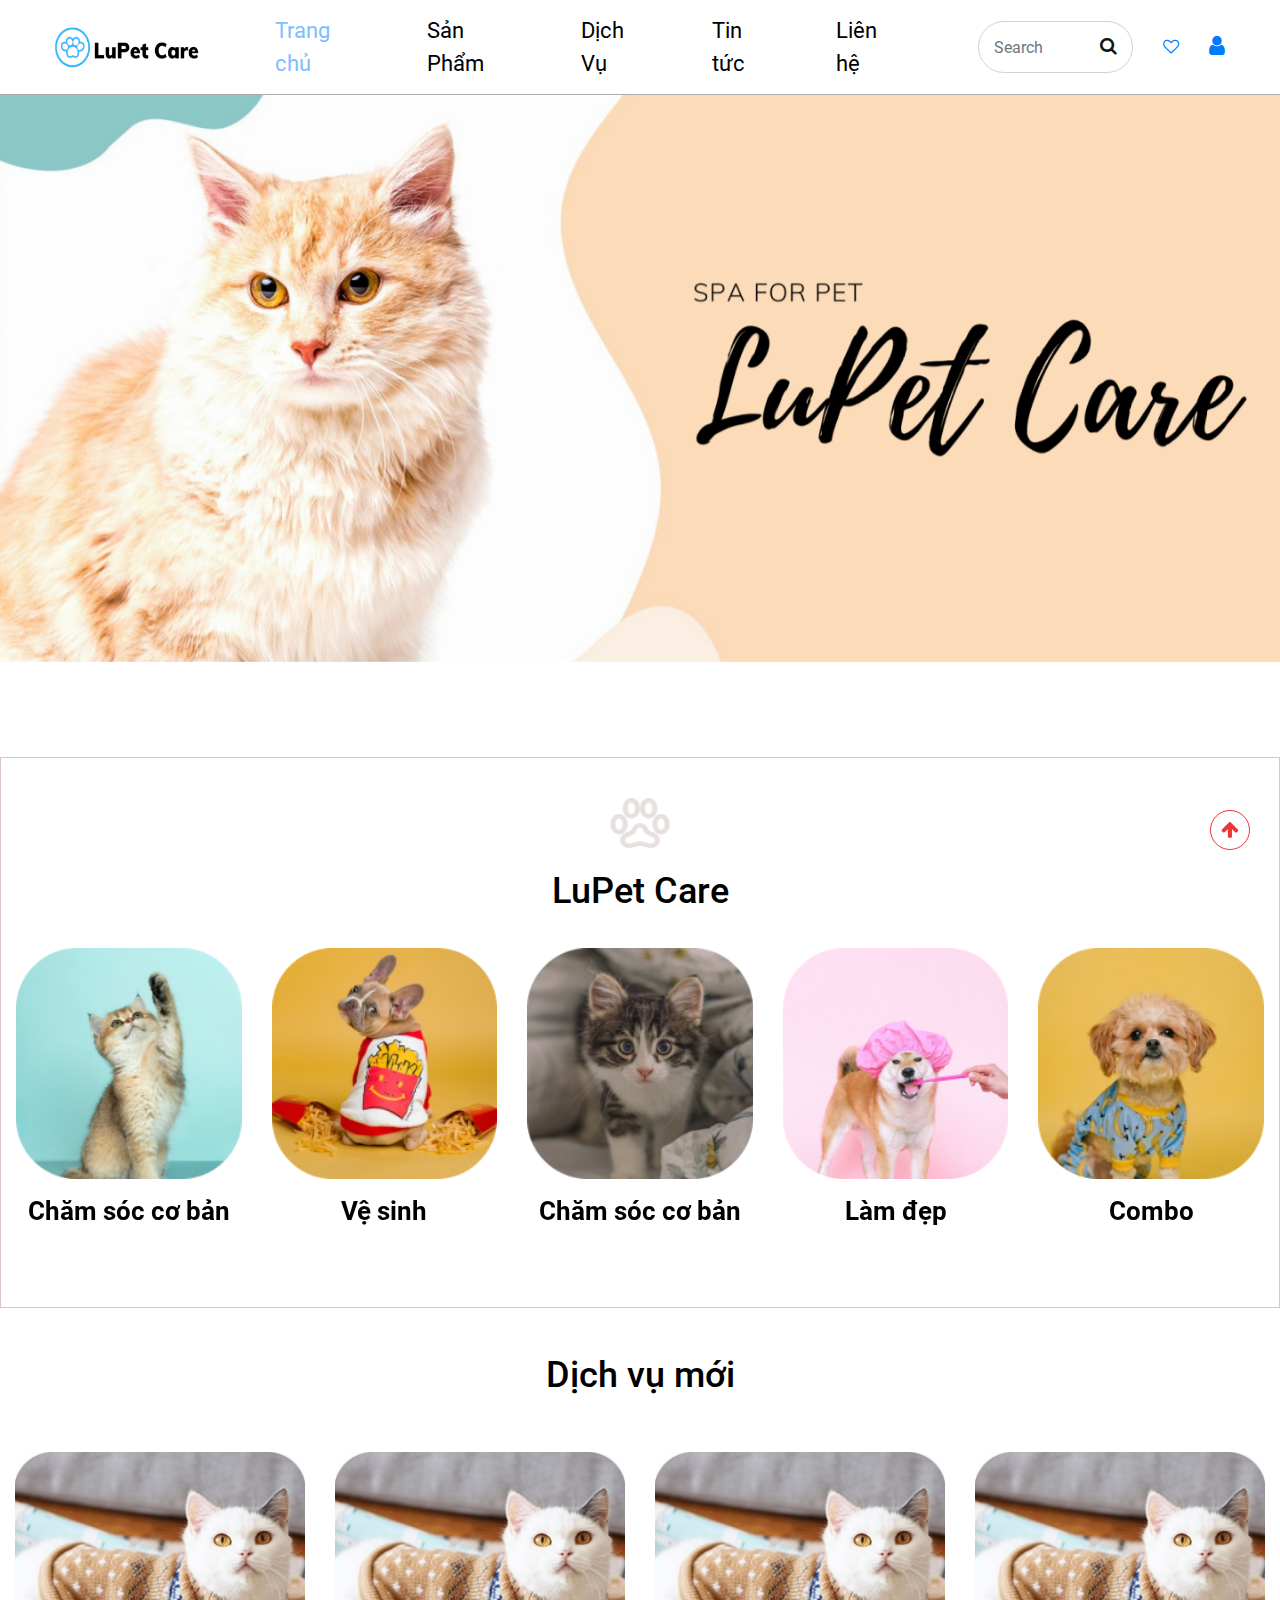
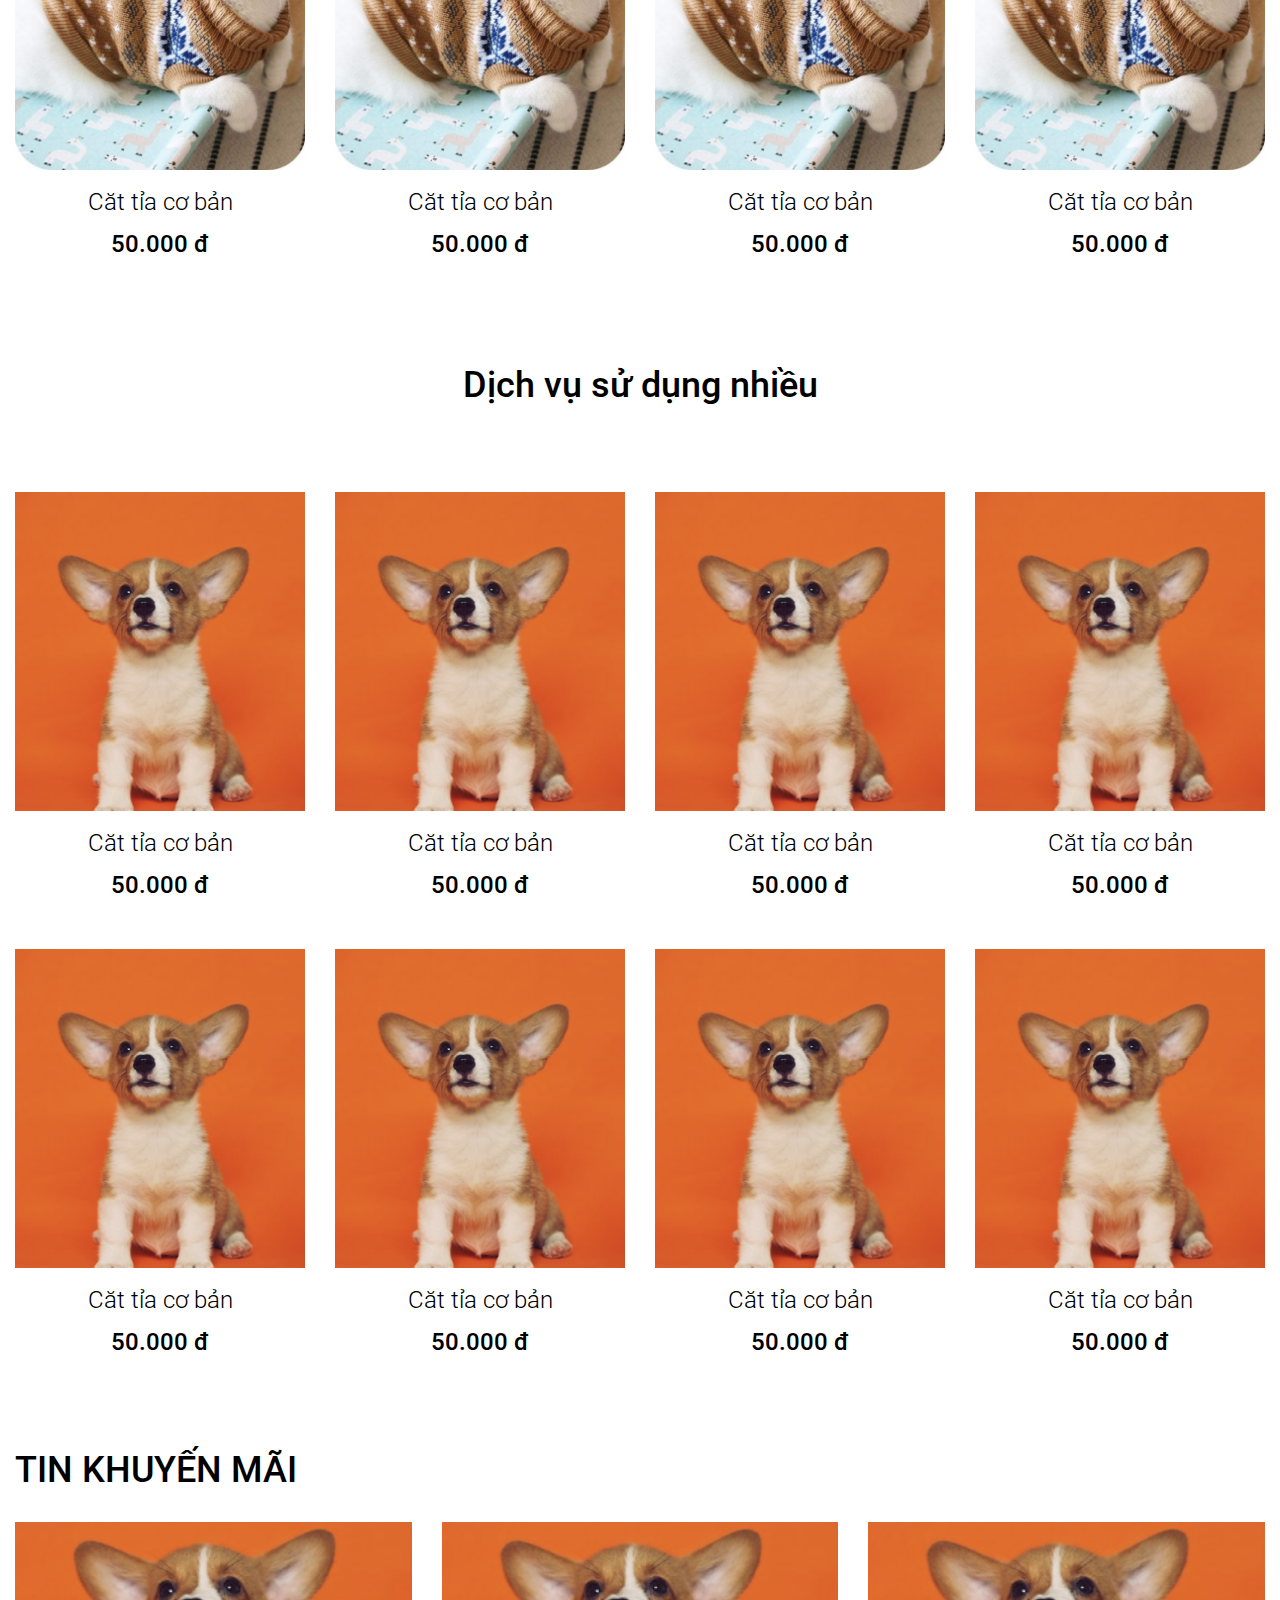
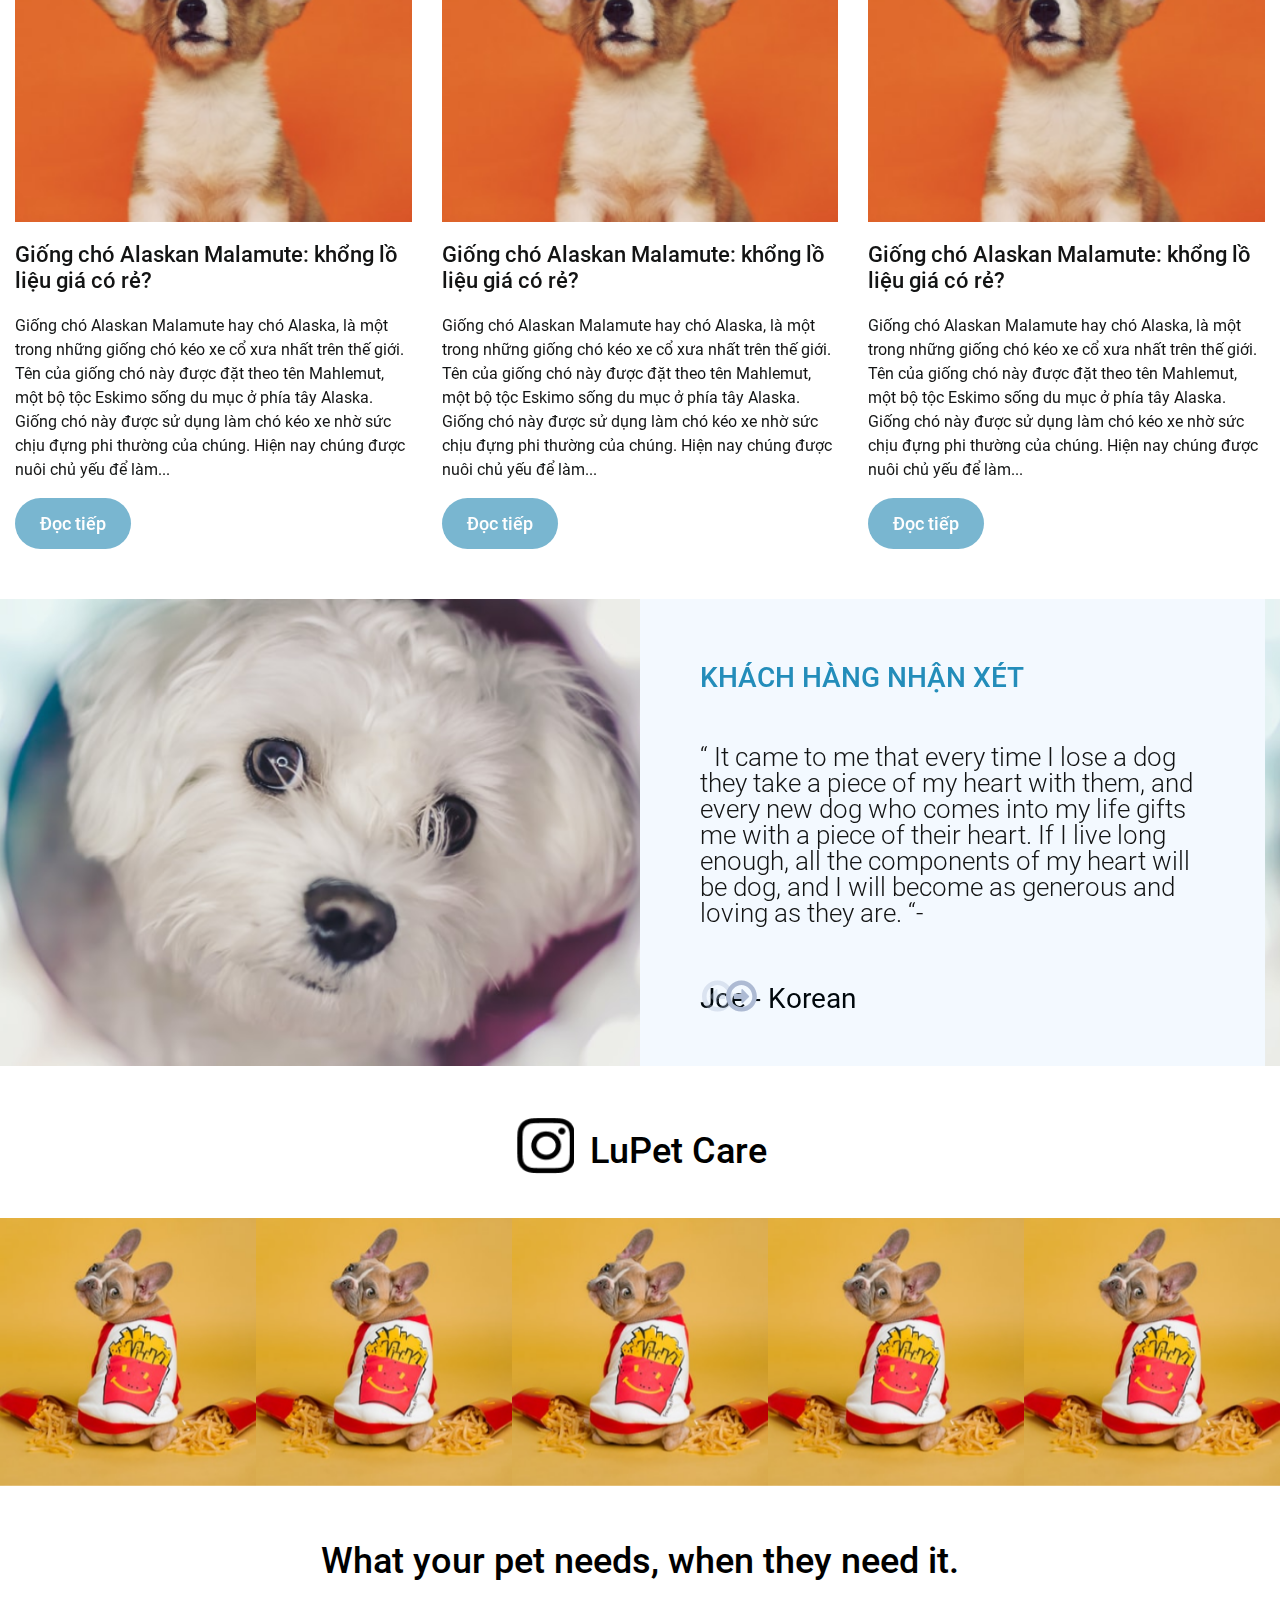
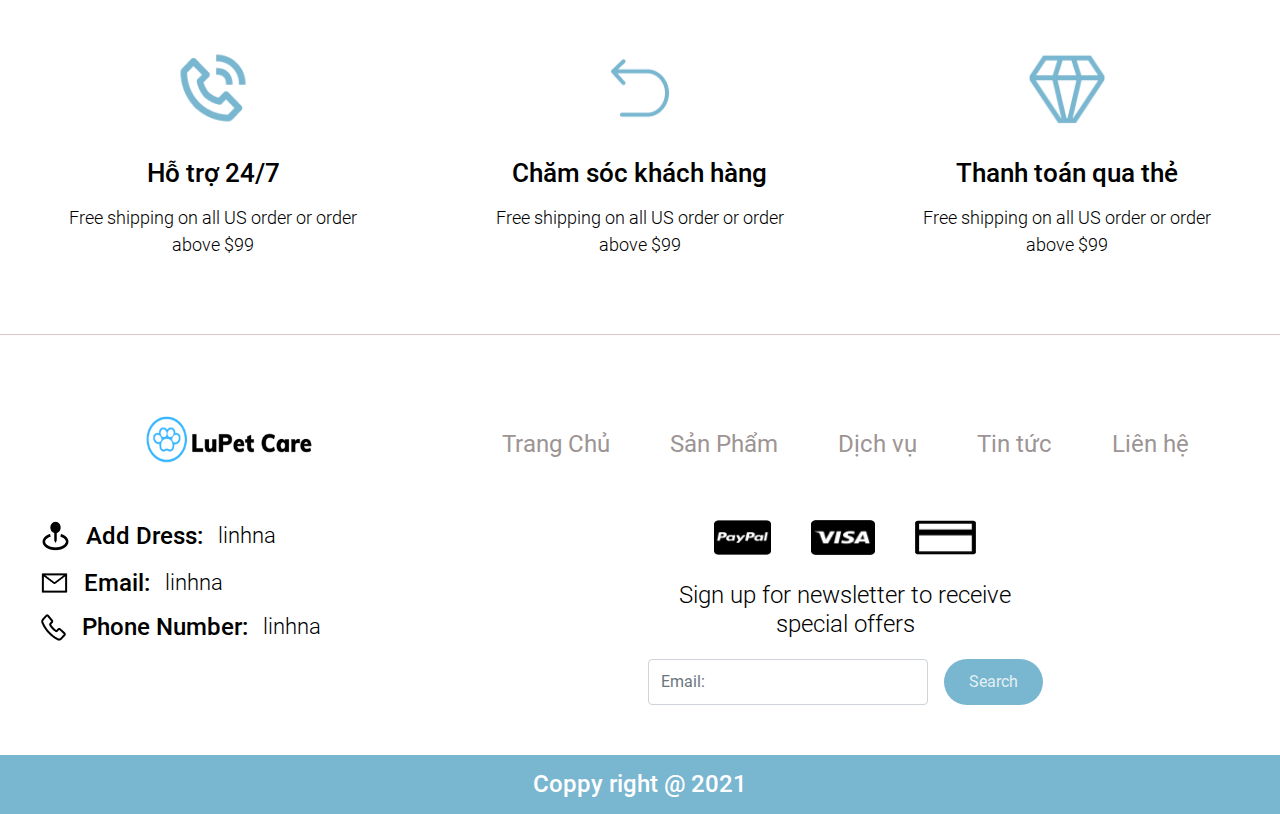
<file: index.html>
<!DOCTYPE html>
<html lang="vi">

    <head>
        <meta name="viewport" content="width=device-width, initial-scale=1,
            viewport-fit=cover" />
        <meta http-equiv="Content-Type" content="text/html; charset=utf-8" />
        <title>Home</title>
        <link rel="stylesheet" href="theme/frontend/css/fomart.css" />
        <link rel="stylesheet" href="theme/frontend/css/bootstrap.min.css" />
        <link rel="stylesheet" href="theme/frontend/css/font-awesome.min.css" />
        <!-- <link rel="stylesheet" href="theme/frontend/css/swiper.min.css" /> -->
        <link rel="stylesheet"
            href="https://unpkg.com/swiper/swiper-bundle.min.css" />
        <link rel="stylesheet" href="theme/frontend/css/style.css" />
        <link rel="stylesheet" href="theme/frontend/css/home.css" />
        <link rel="stylesheet" href="theme/frontend/css/main.css" />

    </head>

    <body class="scrollstyle1">
        <section class="header">
            <div class="header-top smooth">
                <div class="container-fluid">
                    <div class="row align-content-center
                        justify-content-between">
                        <div class="col-4 lo-go-none d-block d-lg-none">
                            <a href="index.html" title="Trang chủ" class="img_
                                d-block logo-1"> <img loading='lazy'
                                    src='theme/frontend/images/logo.png' alt=''
                                    title='' /> </a>
                        </div>

                        <div class="col-4 d-flex d-lg-none align-items-center
                            justify-content-end">

                            <i class="fa fa-bars
                                show_menu h-icon" aria-hidden="true"></i> </div>
                    </div>
                </div>
            </div>
            <div class="header-body">
                <div class="container-fluid container-padding">
                    <div class="row nav-menu">
                        <div class="col-12 col-lg-2">
                            <a href="#" title="Trang chủ" class="img_ d-block
                                logo"> <img loading='lazy'
                                    src='theme/frontend/images/logo.png' alt=''
                                    title='' /> </a>
                        </div>
                        <div class="col-12 col-lg-7">
                            <div class="menu menu-desktop">
                                <ul>
                                    <li><a rel="" class="active"
                                            href="./index.html">Trang
                                            chủ</a></li>
                                    <li>
                                        <a href="#">Sản Phẩm</a>
                                        <ul>
                                            <li>
                                                <a rel="" href="#">Sản Phẩm 11 1</a>
                                            </li>
                                            <li>
                                                <a href="#">Sản Phẩm 2.1</a>
                                                <ul>
                                                    <li><a rel="" href="#">Sản
                                                            Phẩm 2-2</a></li>
                                                </ul>
                                            </li>
                                        </ul>
                                    </li>
                                    <li><a href="./list-service.html">Dịch Vụ</a></li>
                                    <li><a rel="" href="#">Tin tức</a></li>
                                    <li><a rel="" href="#">Liên hệ</a></li>
                                </ul>

                            </div>
                        </div>
                        <div class="col-12 col-lg-3">

                            <div class="header-icon container">
                                <div class="row align-items-center">
                                    <div class="col-md-8">
                                        <div class="search d-flex
                                            align-items-center">
                                            <input class="form-control me-2
                                                form-input"
                                                type="search"
                                                placeholder="Search"
                                                aria-label="Search">
                                            <i class="fa fa-search icon-search"
                                                aria-hidden="true"></i>
                                        </div>
                                    </div>
                                    <div class="col-md-2 d-flex
                                        justify-content-center">
                                        <a href="./shoppingcart.html">
                                            <i
                                                class="fa fa-heart-o"
                                                aria-hidden="true"></i>
                                        </a>
                                    </div>
                                    <div class="col-md-2 d-flex
                                        justify-content-center">
                                        <a href="./my-account.html">
                                            <i class="fa fa-user icon-hd"
                                                aria-hidden="true"></i>
                                        </a>
                                    </div>


                                </div>


                            </div>
                        </div>
                    </div>
                    <div class="bg-menu"> <i class="fa fa-times"></i> </div>
                </div>

            </div>

        </section>
        <section class="banner">
            <div class="swiper mySwiper swiper-banner">
                <div class="swiper-wrapper">
                    <div class="swiper-slide">
                        <div class="images">
                            <img
                                src="theme/frontend/images/banner-home_-_1.png"
                                class="w-100" alt="">
                        </div>
                    </div>
                    <div class="swiper-slide">
                        <div class="images">
                            <img
                                src="theme/frontend/images/banner-home_-_2.png"
                                class="w-100" alt="">
                        </div>
                    </div>
                    <div class="swiper-slide">
                        <div class="images">
                            <img
                                src="theme/frontend/images/banner-home_-_3.png"
                                class="w-100" alt="">
                        </div>
                    </div>


                </div>
                <div class="swiper-button-next d-none banner-button-next"></div>
                <div class="swiper-button-prev d-none banner-button-prev"></div>
                <div class="swiper-pagination d-none banner-pagination"></div>
            </div>
        </section>
        <section class="cate-home">
            <div class="title-home">
                <img src="theme/frontend/images/icon-cate-home.png" alt=""
                    class="title-icon d-block mb-3">
                <span class="title">LuPet Care</span>
            </div>
            <div class="container">

                <div class="swiper mySwiper list-cate-swiper">
                    <div class="swiper-wrapper">
                        <div class="swiper-slide">

                            <div class="item">
                                <div class="d-block images">
                                    <img
                                        src="theme/frontend/images/img-cate-1.png"
                                        alt="" class="w-100">
                                </div>
                                <a href="#" class="d-block item-title mt-3">
                                    Chăm sóc cơ bản
                                </a>
                            </div>
                        </div>
                        <div class="swiper-slide">

                            <div class="item">
                                <div class="d-block images">
                                    <img
                                        src="theme/frontend/images/img-cate-2.png"
                                        alt="" class="w-100">
                                </div>
                                <a href="#" class="d-block item-title mt-3">
                                    Vệ sinh
                                </a>
                            </div>
                        </div>
                        <div class="swiper-slide">

                            <div class="item">
                                <div class="d-block images">
                                    <img
                                        src="theme/frontend/images/img-cate-3.png"
                                        alt="" class="w-100">
                                </div>
                                <a href="#" class="d-block item-title mt-3">
                                    Chăm sóc cơ bản
                                </a>
                            </div>
                        </div>
                        <div class="swiper-slide">

                            <div class="item">
                                <div class="d-block images">
                                    <img
                                        src="theme/frontend/images/img-cate-4.png"
                                        alt="" class="w-100">
                                </div>
                                <a href="#" class="d-block item-title mt-3">
                                    Làm đẹp
                                </a>
                            </div>
                        </div>
                        <div class="swiper-slide">

                            <div class="item">
                                <div class="d-block images">
                                    <img
                                        src="theme/frontend/images/img-cate-5.png"
                                        alt="" class="w-100">
                                </div>
                                <a href="#" class="d-block item-title mt-3">
                                    Combo
                                </a>
                            </div>
                        </div>

                    </div>
                    <div class="swiper-pagination swiper-cate-home d-none"></div>
                </div>
            </div>
        </section>
        <section class="new-service">
            <div class="title-home">

                <span class="title">Dịch vụ mới</span>
            </div>
            <div class="container">
                <div class="list-new-service">

                    <div class="row">
                        <div class="col-6 col-md-3">
                            <div class="item">
                                <div class="d-block images">
                                    <img
                                        src="theme/frontend/images/img-new_service.png"
                                        alt="" class="w-100">
                                </div>
                                <a href="#" class="d-block item-title mt-3">
                                    Căt tỉa cơ bản
                                </a>
                                <p class="item-price mt-2">50.000 đ</p>
                            </div>
                        </div>
                        <div class="col-6 col-md-3">
                            <div class="item">
                                <div class="d-block images">
                                    <img
                                        src="theme/frontend/images/img-new_service.png"
                                        alt="" class="w-100">
                                </div>
                                <a href="#" class="d-block item-title mt-3">
                                    Căt tỉa cơ bản
                                </a>
                                <p class="item-price mt-2">50.000 đ</p>
                            </div>
                        </div>
                        <div class="col-6 col-md-3">
                            <div class="item">
                                <div class="d-block images">
                                    <img
                                        src="theme/frontend/images/img-new_service.png"
                                        alt="" class="w-100">
                                </div>
                                <a href="#" class="d-block item-title mt-3">
                                    Căt tỉa cơ bản
                                </a>
                                <p class="item-price mt-2">50.000 đ</p>
                            </div>
                        </div>
                        <div class="col-6 col-md-3">
                            <div class="item">
                                <div class="d-block images">
                                    <img
                                        src="theme/frontend/images/img-new_service.png"
                                        alt="" class="w-100">
                                </div>
                                <a href="#" class="d-block item-title mt-3">
                                    Căt tỉa cơ bản
                                </a>
                                <p class="item-price mt-2">50.000 đ</p>
                            </div>
                        </div>
                    </div>
                </div>
            </div>
        </section>

        <section class="hot-service">
            <div class="title-home">

                <span class="title">Dịch vụ sử dụng nhiều</span>
            </div>
            <div class="container">
                <div class="list-hot-service">
                    <div class="row">
                        <div class="col-6 col-md-3">
                            <div class="item">
                                <div class="d-block images">
                                    <img
                                        src="theme/frontend/images/img-hot_service.png"
                                        alt="" class="w-100">
                                </div>
                                <a href="#" class="d-block item-title mt-3">
                                    Căt tỉa cơ bản
                                </a>
                                <p class="item-price mt-2">50.000 đ</p>
                            </div>
                        </div>
                        <div class="col-6 col-md-3">
                            <div class="item">
                                <div class="d-block images">
                                    <img
                                        src="theme/frontend/images/img-hot_service.png"
                                        alt="" class="w-100">
                                </div>
                                <a href="#" class="d-block item-title mt-3">
                                    Căt tỉa cơ bản
                                </a>
                                <p class="item-price mt-2">50.000 đ</p>
                            </div>
                        </div>
                        <div class="col-6 col-md-3">
                            <div class="item">
                                <div class="d-block images">
                                    <img
                                        src="theme/frontend/images/img-hot_service.png"
                                        alt="" class="w-100">
                                </div>
                                <a href="#" class="d-block item-title mt-3">
                                    Căt tỉa cơ bản
                                </a>
                                <p class="item-price mt-2">50.000 đ</p>
                            </div>
                        </div>
                        <div class="col-6 col-md-3">
                            <div class="item">
                                <div class="d-block images">
                                    <img
                                        src="theme/frontend/images/img-hot_service.png"
                                        alt="" class="w-100">
                                </div>
                                <a href="#" class="d-block item-title mt-3">
                                    Căt tỉa cơ bản
                                </a>
                                <p class="item-price mt-2">50.000 đ</p>
                            </div>
                        </div>
                        <div class="col-6 col-md-3">
                            <div class="item">
                                <div class="d-block images">
                                    <img
                                        src="theme/frontend/images/img-hot_service.png"
                                        alt="" class="w-100">
                                </div>
                                <a href="#" class="d-block item-title mt-3">
                                    Căt tỉa cơ bản
                                </a>
                                <p class="item-price mt-2">50.000 đ</p>
                            </div>
                        </div>
                        <div class="col-6 col-md-3">
                            <div class="item">
                                <div class="d-block images">
                                    <img
                                        src="theme/frontend/images/img-hot_service.png"
                                        alt="" class="w-100">
                                </div>
                                <a href="#" class="d-block item-title mt-3">
                                    Căt tỉa cơ bản
                                </a>
                                <p class="item-price mt-2">50.000 đ</p>
                            </div>
                        </div>
                        <div class="col-6 col-md-3">
                            <div class="item">
                                <div class="d-block images">
                                    <img
                                        src="theme/frontend/images/img-hot_service.png"
                                        alt="" class="w-100">
                                </div>
                                <a href="#" class="d-block item-title mt-3">
                                    Căt tỉa cơ bản
                                </a>
                                <p class="item-price mt-2">50.000 đ</p>
                            </div>
                        </div>
                        <div class="col-6 col-md-3">
                            <div class="item">
                                <div class="d-block images">
                                    <img
                                        src="theme/frontend/images/img-hot_service.png"
                                        alt="" class="w-100">
                                </div>
                                <a href="#" class="d-block item-title mt-3">
                                    Căt tỉa cơ bản
                                </a>
                                <p class="item-price mt-2">50.000 đ</p>
                            </div>
                        </div>

                    </div>
                </div>

            </div>
        </section>
        <section class="blog-home">
            <div class="container">
                <div class="blog-home_title">
                    <h4 class="title">TIN KHUYẾN MÃI</h4>

                </div>
                <div class="blog-home_container">
                    <div class="swiper mySwiper slide_blog-home">
                        <div class="swiper-wrapper">
                            <div class="swiper-slide">
                                <div class="item">
                                    <div class="images d-block run_hv">
                                        <img
                                            src="theme/frontend/images/img-hot_service.png"
                                            alt="" class="w-100" srcset="">
                                    </div>
                                    <div class="item_content">
                                        <a href="#" class="d-block
                                            item_content_title">Giống
                                            chó Alaskan Malamute: khổng lồ liệu
                                            giá có rẻ?</a>
                                        <div class="s-content d-block mb-3">
                                            <p>Giống chó Alaskan
                                                Malamute hay chó Alaska, là một
                                                trong những giống chó kéo xe cổ
                                                xưa
                                                nhất trên thế giới. Tên của
                                                giống
                                                chó này được đặt theo tên
                                                Mahlemut,
                                                một bộ tộc Eskimo sống du mục ở
                                                phía
                                                tây Alaska. Giống chó này được
                                                sử
                                                dụng làm chó kéo xe nhờ sức chịu
                                                đựng phi thường của chúng. Hiện
                                                nay
                                                chúng được nuôi chủ yếu để
                                                làm...</p>
                                        </div>
                                        <a href="#" class="item_btn">Đọc tiếp</a>
                                    </div>
                                </div>
                            </div>
                            <div class="swiper-slide">
                                <div class="item">
                                    <div class="images d-block run_hv">
                                        <img
                                            src="theme/frontend/images/img-hot_service.png"
                                            alt="" class="w-100" srcset="">
                                    </div>
                                    <div class="item_content">
                                        <a href="#" class="d-block
                                            item_content_title">Giống
                                            chó Alaskan Malamute: khổng lồ liệu
                                            giá có rẻ?</a>
                                        <div class="s-content d-block mb-3">
                                            <p>Giống chó Alaskan
                                                Malamute hay chó Alaska, là một
                                                trong những giống chó kéo xe cổ
                                                xưa
                                                nhất trên thế giới. Tên của
                                                giống
                                                chó này được đặt theo tên
                                                Mahlemut,
                                                một bộ tộc Eskimo sống du mục ở
                                                phía
                                                tây Alaska. Giống chó này được
                                                sử
                                                dụng làm chó kéo xe nhờ sức chịu
                                                đựng phi thường của chúng. Hiện
                                                nay
                                                chúng được nuôi chủ yếu để
                                                làm...</p>
                                        </div>
                                        <a href="#" class="item_btn">Đọc tiếp</a>
                                    </div>
                                </div>
                            </div>
                            <div class="swiper-slide">
                                <div class="item">
                                    <div class="images d-block run_hv">
                                        <img
                                            src="theme/frontend/images/img-hot_service.png"
                                            alt="" class="w-100" srcset="">
                                    </div>
                                    <div class="item_content">
                                        <a href="#" class="d-block
                                            item_content_title">Giống
                                            chó Alaskan Malamute: khổng lồ liệu
                                            giá có rẻ?</a>
                                        <div class="s-content d-block mb-3">
                                            <p>Giống chó Alaskan
                                                Malamute hay chó Alaska, là một
                                                trong những giống chó kéo xe cổ
                                                xưa
                                                nhất trên thế giới. Tên của
                                                giống
                                                chó này được đặt theo tên
                                                Mahlemut,
                                                một bộ tộc Eskimo sống du mục ở
                                                phía
                                                tây Alaska. Giống chó này được
                                                sử
                                                dụng làm chó kéo xe nhờ sức chịu
                                                đựng phi thường của chúng. Hiện
                                                nay
                                                chúng được nuôi chủ yếu để
                                                làm...</p>
                                        </div>
                                        <a href="#" class="item_btn">Đọc tiếp</a>
                                    </div>
                                </div>
                            </div>
                            <div class="swiper-slide">
                                <div class="item">
                                    <div class="images d-block run_hv">
                                        <img
                                            src="theme/frontend/images/img-hot_service.png"
                                            alt="" class="w-100" srcset="">
                                    </div>
                                    <div class="item_content">
                                        <a href="#" class="d-block
                                            item_content_title">Giống
                                            chó Alaskan Malamute: khổng lồ liệu
                                            giá có rẻ?</a>
                                        <div class="s-content d-block mb-3">
                                            <p>Giống chó Alaskan
                                                Malamute hay chó Alaska, là một
                                                trong những giống chó kéo xe cổ
                                                xưa
                                                nhất trên thế giới. Tên của
                                                giống
                                                chó này được đặt theo tên
                                                Mahlemut,
                                                một bộ tộc Eskimo sống du mục ở
                                                phía
                                                tây Alaska. Giống chó này được
                                                sử
                                                dụng làm chó kéo xe nhờ sức chịu
                                                đựng phi thường của chúng. Hiện
                                                nay
                                                chúng được nuôi chủ yếu để
                                                làm...</p>
                                        </div>
                                        <a href="#" class="item_btn">Đọc tiếp</a>
                                    </div>
                                </div>
                            </div>
                            <div class="swiper-slide">
                                <div class="item">
                                    <div class="images d-block run_hv">
                                        <img
                                            src="theme/frontend/images/img-hot_service.png"
                                            alt="" class="w-100" srcset="">
                                    </div>
                                    <div class="item_content">
                                        <a href="#" class="d-block
                                            item_content_title">Giống
                                            chó Alaskan Malamute: khổng lồ liệu
                                            giá có rẻ?</a>
                                        <div class="s-content d-block mb-3">
                                            <p>Giống chó Alaskan
                                                Malamute hay chó Alaska, là một
                                                trong những giống chó kéo xe cổ
                                                xưa
                                                nhất trên thế giới. Tên của
                                                giống
                                                chó này được đặt theo tên
                                                Mahlemut,
                                                một bộ tộc Eskimo sống du mục ở
                                                phía
                                                tây Alaska. Giống chó này được
                                                sử
                                                dụng làm chó kéo xe nhờ sức chịu
                                                đựng phi thường của chúng. Hiện
                                                nay
                                                chúng được nuôi chủ yếu để
                                                làm...</p>
                                        </div>
                                        <a href="#" class="item_btn">Đọc tiếp</a>
                                    </div>
                                </div>
                            </div>
                        </div>
                        <div class="swiper-pagination d-none
                            blog-home_pagination"></div>
                    </div>
                </div>

            </div>
        </section>
        <section class="user-comment">
            <div class="container-fluid p-0">
                <div class="swiper mySwiper swiper-user-comment">
                    <div class="swiper-wrapper">
                        <div class="swiper-slide">
                            <div class="item">
                                <div class="row">
                                    <div class="col-12 col-md-6 p-0">
                                        <div class="images">
                                            <img
                                                src="theme/frontend/images/img-customer-comment.png"
                                                alt="" class="w-100">
                                        </div>
                                    </div>
                                    <div class="col-12 col-md-6 p-0">
                                        <div class="content">
                                            <h3 class="title d-block">KHÁCH HÀNG
                                                NHẬN XÉT</h3>
                                            <p class="text d-block">
                                                “ It came to me that every time
                                                I lose a dog they take a piece
                                                of my heart with them, and every
                                                new dog who comes into my life
                                                gifts me with a piece of their
                                                heart. If I live long enough,
                                                all the components of my heart
                                                will be dog, and I will become
                                                as generous and loving as they
                                                are. “-
                                            </p>
                                            <span class="name">Joe - Korean
                                            </span>

                                        </div>
                                    </div>
                                </div>
                            </div>
                        </div>
                        <div class="swiper-slide">
                            <div class="item">
                                <div class="row">
                                    <div class="col-12 col-md-6 p-0">
                                        <div class="images">
                                            <img
                                                src="theme/frontend/images/img-customer-comment.png"
                                                alt="" class="w-100">
                                        </div>
                                    </div>
                                    <div class="col-12 col-md-6 p-0">
                                        <div class="content">
                                            <h3 class="title d-block">KHÁCH HÀNG
                                                NHẬN XÉT</h3>
                                            <p class="text d-block">
                                                “ It came to me that every time
                                                I lose a dog they take a piece
                                                of my heart with them, and every
                                                new dog who comes into my life
                                                gifts me with a piece of their
                                                heart. If I live long enough,
                                                all the components of my heart
                                                will be dog, and I will become
                                                as generous and loving as they
                                                are. “-
                                            </p>
                                            <span class="name">Joe - Korean
                                            </span>


                                        </div>
                                    </div>
                                </div>
                            </div>
                        </div><div class="swiper-slide">
                            <div class="item">
                                <div class="row">
                                    <div class="col-12 col-md-6 p-0">
                                        <div class="images">
                                            <img
                                                src="theme/frontend/images/img-customer-comment.png"
                                                alt="" class="w-100">
                                        </div>
                                    </div>
                                    <div class="col-12 col-md-6 p-0">
                                        <div class="content">
                                            <h3 class="title d-block">KHÁCH HÀNG
                                                NHẬN XÉT</h3>
                                            <p class="text d-block">
                                                “ It came to me that every time
                                                I lose a dog they take a piece
                                                of my heart with them, and every
                                                new dog who comes into my life
                                                gifts me with a piece of their
                                                heart. If I live long enough,
                                                all the components of my heart
                                                will be dog, and I will become
                                                as generous and loving as they
                                                are. “-
                                            </p>
                                            <span class="name">Joe - Korean
                                            </span>

                                        </div>
                                    </div>
                                </div>
                            </div>
                        </div>
                    </div>
                    <div class="swiper-button-next comment-button-next">
                        <i class="fa fa-arrow-circle-o-right"
                            aria-hidden="true"></i>
                    </div>
                    <div class="swiper-button-prev comment-button-prev">
                        <i class="fa fa-arrow-circle-o-left" aria-hidden="true"></i>
                    </div>
                    <div class="swiper-pagination comment-pagination d-none"></div>
                </div>
            </div>
        </section>
        <section class="images-instagram">
            <div class="title-home d-flex justify-content-center">
                <img src="theme/frontend/images/icons_instagram.png" alt=""
                    class="title-icon mr-3">
                <span class="title mt-2">LuPet Care</span>
            </div>
            <div class="container-fluid p-0">
                <div class="swiper mySwiper swiper-instagram">
                    <div class="swiper-wrapper">
                        <div class="swiper-slide">
                            <div class="item">
                                <img src="theme/frontend/images/img-in.png"
                                    alt="" class="w-100">
                            </div>
                        </div>
                        <div class="swiper-slide">
                            <div class="item">
                                <img src="theme/frontend/images/img-in.png"
                                    alt="" class="w-100">
                            </div>
                        </div>
                        <div class="swiper-slide">
                            <div class="item">
                                <img src="theme/frontend/images/img-in.png"
                                    alt="" class="w-100">
                            </div>
                        </div>
                        <div class="swiper-slide">
                            <div class="item">
                                <img src="theme/frontend/images/img-in.png"
                                    alt="" class="w-100">
                            </div>
                        </div>
                        <div class="swiper-slide">
                            <div class="item">
                                <img src="theme/frontend/images/img-in.png"
                                    alt="" class="w-100">
                            </div>
                        </div>


                    </div>
                    <div class="swiper-pagination d-none instagram-pagination"></div>
                </div>
            </div>
        </section>
        <section class="benefit">
            <div class="title-home d-flex justify-content-center">

                <span class="title mt-2">What your pet needs, when they need it.</span>
            </div>
            <div class="container">
                <div class="row">
                    <div class="col-12 col-md-4">
                        <div class="item">
                            <div class="images">
                                <img src="theme/frontend/images/phone.png"
                                    alt="" class="">
                            </div>
                            <span class="title">Hỗ trợ 24/7</span>
                            <p class="sub d-block">
                                Free shipping on all US order or order above $99
                            </p>
                        </div>
                    </div>
                    <div class="col-12 col-md-4">
                        <div class="item">
                            <div class="images">
                                <img
                                    src="theme/frontend/images/icon-park_return.png"
                                    alt="" class="">
                            </div>
                            <span class="title">Chăm sóc khách hàng</span>
                            <p class="sub d-block">
                                Free shipping on all US order or order above $99
                            </p>
                        </div>
                    </div>
                    <div class="col-12 col-md-4">
                        <div class="item">
                            <div class="images">
                                <img
                                    src="theme/frontend/images/icon_diamond.png"
                                    alt="" class="">
                            </div>
                            <span class="title">Thanh toán qua thẻ</span>
                            <p class="sub d-block">
                                Free shipping on all US order or order above $99
                            </p>
                        </div>
                    </div>
                </div>
            </div>
        </section>
        <section class="footer">
            <div class="footer-top">

                <div class="container-fluid container-padding">
                    <div class="row">
                        <div class="col-12 col-md-4">
                            <a href="#" class="f-logo d-block text-center">
                                <img src="theme/frontend/images/logo.png" alt=""
                                    class="w-50">
                            </a>
                            <div class="address item-ft">
                                <div class="item">
                                    <p class="d-flex align-items-center mt-3">
                                        <img src="theme/frontend/images/map.png"
                                            alt=""
                                            srcset=""> <span class="name">Add
                                            Dress:</span>
                                        <span class="sub">linhna</span>
                                    </p>
                                </div>
                            </div>
                            <div class="email item-ft">
                                <div class="item">
                                    <p class="d-flex align-items-center mt-3">
                                        <img
                                            src="theme/frontend/images/email.png"
                                            alt=""
                                            srcset=""> <span class="name">Email:</span>
                                        <span class="sub">linhna</span>
                                    </p>
                                </div>
                            </div>
                            <div class="phone item-ft">
                                <div class="item">
                                    <p class="d-flex align-items-center mt-3">
                                        <img
                                            src="theme/frontend/images/akar-icons_phone.png"
                                            alt=""
                                            srcset=""> <span class="name">Phone
                                            Number:</span>
                                        <span class="sub">linhna</span>
                                    </p>
                                </div>
                            </div>
                        </div>
                        <div class="col-12 col-md-8">
                            <div class="menu-ft">
                                <ul class="d-flex justify-content-center">
                                    <li><a href="#">Trang Chủ </a></li>
                                    <li><a href="#">Sản Phẩm </a></li>
                                    <li><a href="#">Dịch vụ </a></li>
                                    <li><a href="#">Tin tức </a></li>
                                    <li><a href="#">Liên hệ</a></li>
                                </ul>
                            </div>
                            <div class="pay">
                                <ul class="d-flex justify-content-center">
                                    <li><img
                                            src="theme/frontend/images/paypal.png"
                                            alt="" class="pay-icon"></li>
                                    <li><img
                                            src="theme/frontend/images/visa.png"
                                            alt="" class="pay-icon"></li>
                                    <li><img
                                            src="theme/frontend/images/card.png"
                                            alt="" class="pay-icon"></li>
                                </ul>
                            </div>
                            <div class="btn-email">
                                <span class="text">
                                    Sign up for newsletter to receive special
                                    offers
                                </span>
                                <form class="d-flex btn-form">
                                    <input class="form-control me-2 mr-3
                                        input-email" type="email"
                                        placeholder="Email:"
                                        aria-label="Search">
                                    <button class="btn btn-outline-success
                                        email-btn" type="submit">Search</button>
                                </form>
                            </div>
                        </div>
                    </div>
                </div>
            </div>
            <div class="footer-bottom">
                <span class="text">Coppy right @ 2021</span>
            </div>
        </section>

        <span class="back-to-top"><i class="fa fa-arrow-up" aria-hidden="true"></i></span>
        <!-- <script src="theme/frontend/js/jquery-3.4.1.min.js" defer></script> -->
        <script src="https://code.jquery.com/jquery-3.5.1.min.js"></script>
        <!-- <script src="theme/frontend/js/swiper.min.js" defer></script> -->
        <script src="https://unpkg.com/swiper/swiper-bundle.min.js"></script>
        <script src="theme/frontend/js/bootstrap.min.js" defer></script>
        <script src="theme/frontend/js/safepad.js"></script>
    </body>

</html>
</file>
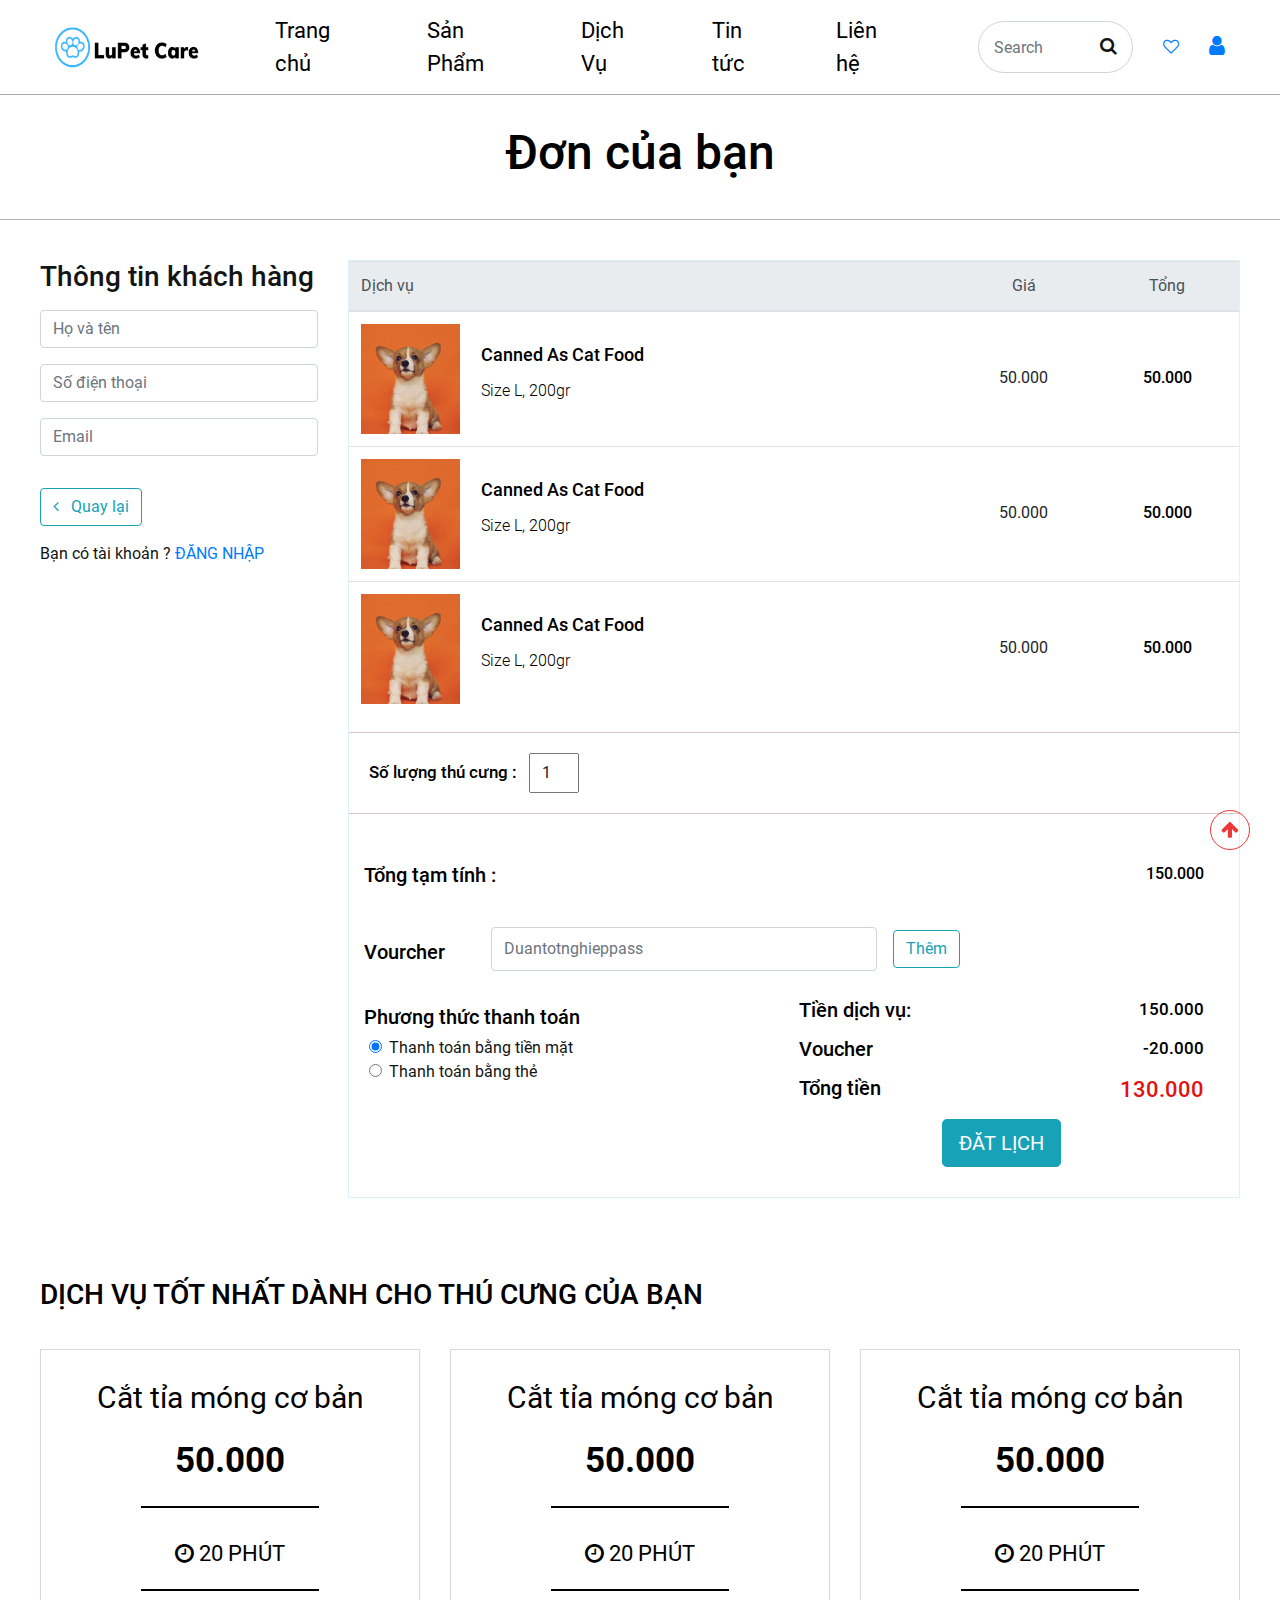
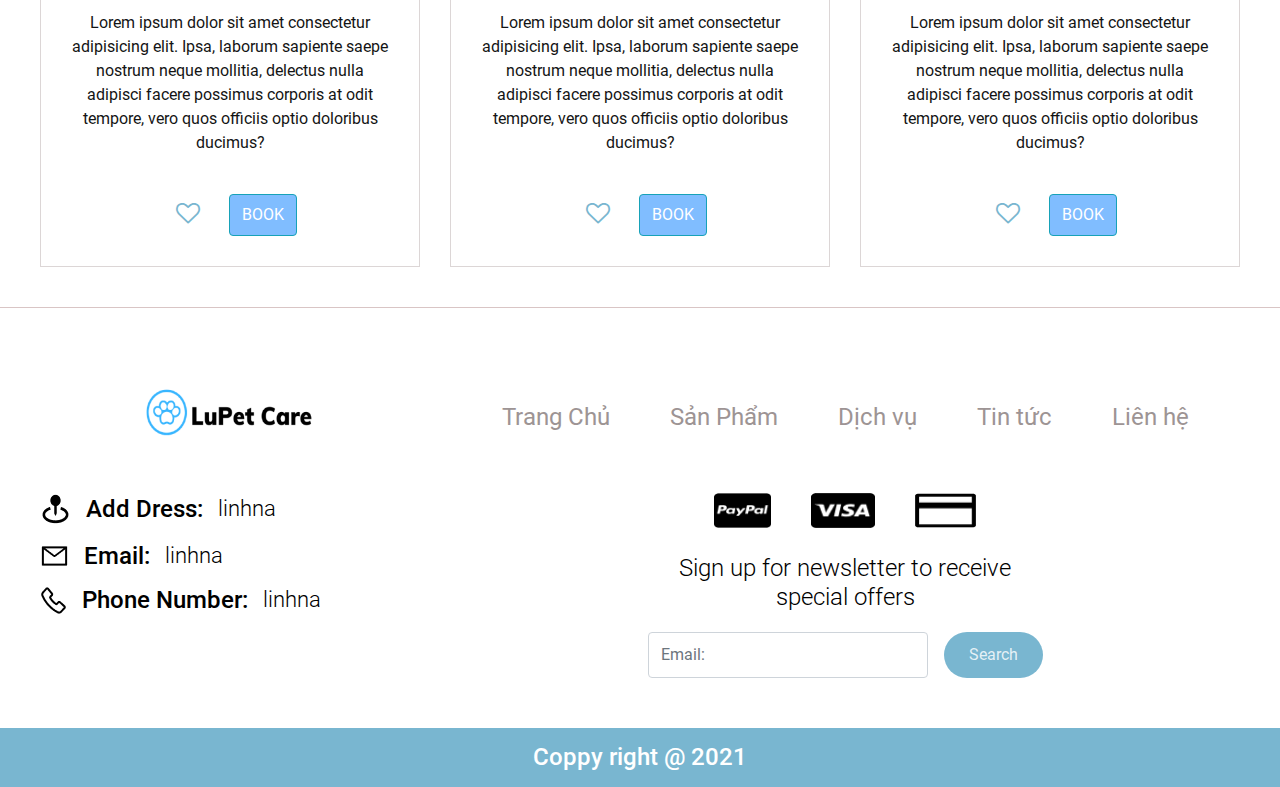
<file: book-service-cart.html>
<!DOCTYPE html>
<html lang="vi">

    <head>
        <meta name="viewport" content="width=device-width, initial-scale=1,
            viewport-fit=cover" />
        <meta http-equiv="Content-Type" content="text/html; charset=utf-8" />
        <title>Book Service Cart</title>
        <link rel="stylesheet" href="theme/frontend/css/fomart.css" />
        <link rel="stylesheet" href="theme/frontend/css/bootstrap.min.css" />
        <link rel="stylesheet" href="theme/frontend/css/font-awesome.min.css" />
        <!-- <link rel="stylesheet" href="theme/frontend/css/swiper.min.css" /> -->
        <link rel="stylesheet"
            href="https://unpkg.com/swiper/swiper-bundle.min.css" />
        <link rel="stylesheet" href="theme/frontend/css/style.css" />
        <link rel="stylesheet" href="theme/frontend/css/main.css" />
        <link rel="stylesheet" href="theme/frontend/css/bookservicecart.css" />
    </head>

    <body class="scrollstyle1">
        <section class="header">
            <div class="header-top smooth">
                <div class="container-fluid">
                    <div class="row align-content-center
                        justify-content-between">
                        <div class="col-4 lo-go-none d-block d-lg-none">
                            <a href="index.html" title="Trang chủ" class="img_
                                d-block logo-1"> <img loading='lazy'
                                    src='theme/frontend/images/logo.png' alt=''
                                    title='' /> </a>
                        </div>

                        <div class="col-4 d-flex d-lg-none align-items-center
                            justify-content-end">

                            <i class="fa fa-bars
                                show_menu h-icon" aria-hidden="true"></i> </div>
                    </div>
                </div>
            </div>
            <div class="header-body">
                <div class="container-fluid container-padding">
                    <div class="row nav-menu">
                        <div class="col-12 col-lg-2">
                            <a href="#" title="Trang chủ" class="img_ d-block
                                logo"> <img loading='lazy'
                                    src='theme/frontend/images/logo.png' alt=''
                                    title='' /> </a>
                        </div>
                        <div class="col-12 col-lg-7">
                            <div class="menu menu-desktop">
                                <ul>
                                    <li><a rel=""  href="./index.html">Trang
                                            chủ</a></li>
                                    <li>
                                        <a href="#">Sản Phẩm</a>
                                        <ul>
                                            <li>
                                                <a rel="" href="#">Sản Phẩm 11 1</a>
                                            </li>
                                            <li>
                                                <a href="#">Sản Phẩm 2.1</a>
                                                <ul>
                                                    <li><a rel="" href="#">Sản
                                                            Phẩm 2-2</a></li>
                                                </ul>
                                            </li>
                                        </ul>
                                    </li>
                                    <li><a href="./list-service.html" >Dịch Vụ</a></li>
                                    <li><a rel="" href="#">Tin tức</a></li>
                                    <li><a rel="" href="#">Liên hệ</a></li>
                                </ul>

                            </div>
                        </div>
                        <div class="col-12 col-lg-3">

                            <div class="header-icon container">
                                <div class="row align-items-center">
                                    <div class="col-md-8">
                                        <div class="search d-flex
                                            align-items-center">
                                            <input class="form-control me-2
                                                form-input"
                                                type="search"
                                                placeholder="Search"
                                                aria-label="Search">
                                            <i class="fa fa-search icon-search"
                                                aria-hidden="true"></i>
                                        </div>
                                    </div>
                                    <div class="col-md-2 d-flex justify-content-center">
                                        <a href="./shoppingcart.html">
                                        <i
                                        class="fa fa-heart-o"
                                        aria-hidden="true"></i>
                                    </a>
                                    </div>
                                    <div class="col-md-2 d-flex justify-content-center">
                                        <a href="./my-account.html" >
                                        <i class="fa fa-user icon-hd"
                                            aria-hidden="true"></i>
                                        </a>
                                    </div>


                                </div>


                            </div>
                        </div>
                    </div>
                    <div class="bg-menu"> <i class="fa fa-times"></i> </div>
                </div>

            </div>

        </section>
        <section class="title-page">
            <h2 class="title">Đơn của bạn</h2>
        </section>
        <section class="book-service">
            <div class="container-fluid container-padding">
                <div class="row">
                    <div class="col-12 col-md-3">
                        <div class="customer-information">
                            <h3 class="title-form">Thông tin khách hàng </h3>
                            <form class="mt-3">
                                <div class="form-group mt-3">

                                    <input type="text" class="form-control"
                                        id="name"
                                        aria-describedby="nameHelp"
                                        placeholder="Họ và tên">

                                </div>
                                <div class="form-group mt-3">

                                    <input type="text" class="form-control"
                                        id="phone"
                                        aria-describedby="nameHelp"
                                        placeholder="Số điện thoại">

                                </div>
                                <div class="form-group mt-3">

                                    <input type="email" class="form-control"
                                        id="exampleFormControlInput1"
                                        placeholder="Email">

                                </div>

                                <button type="submit" class="btn
                                    btn-outline-info mt-3"><i class="fa
                                        fa-angle-left mr-2" aria-hidden="true"></i>
                                    Quay lại</button>
                            </form>
                            <span class="text d-block mt-3">Bạn có tài khoản ?
                                <a href="#" class="link">ĐĂNG NHẬP</a></span>
                        </div>

                    </div>
                    <div class="col-12 col-md-9">
                        <div class="content">
                            <table class="table">
                                <thead class="thead-light">
                                    <tr>
                                        <th scope="col">Dịch vụ</th>
                                        <th scope="col" class="text-center">Giá</th>
                                        <th scope="col" class="text-center">Tổng</th>
                                    </tr>
                                </thead>
                                <tbody>
                                    <tr>
                                        <td>
                                            <div class="item d-flex
                                                align-items-center">
                                                <div class="images-service">
                                                    <img
                                                        src="theme/frontend/images/img-hot_service.png"
                                                        alt="" srcset="">
                                                </div>
                                                <div class="iten-text">
                                                    <a href="#" class="title">Canned
                                                        As Cat Food</a>
                                                    <p class="note mt-3"><span
                                                            class="size">Size L</span>,
                                                        <span class="weight">200gr</span>
                                                    </p>
                                                </div>
                                            </div>
                                        </td>
                                        <td class="price text-center">50.000</td>
                                        <td class="total text-center">50.000</td>
                                    </tr>
                                    <tr>
                                        <td>
                                            <div class="item d-flex
                                                align-items-center">
                                                <div class="images-service">
                                                    <img
                                                        src="theme/frontend/images/img-hot_service.png"
                                                        alt="" srcset="">
                                                </div>
                                                <div class="iten-text">
                                                    <a href="#" class="title">Canned
                                                        As Cat Food</a>
                                                    <p class="note mt-3"><span
                                                            class="size">Size L</span>,
                                                        <span class="weight">200gr</span>
                                                    </p>
                                                </div>
                                            </div>
                                        </td>
                                        <td class="price text-center">50.000</td>
                                        <td class="total text-center">50.000</td>
                                    </tr>
                                    <tr>
                                        <td>
                                            <div class="item d-flex
                                                align-items-center">
                                                <div class="images-service">
                                                    <img
                                                        src="theme/frontend/images/img-hot_service.png"
                                                        alt="" srcset="">
                                                </div>
                                                <div class="iten-text">
                                                    <a href="#" class="title">Canned
                                                        As Cat Food</a>
                                                    <p class="note mt-3"><span
                                                            class="size">Size L</span>,
                                                        <span class="weight">200gr</span>
                                                    </p>
                                                </div>
                                            </div>
                                        </td>
                                        <td class="price text-center">50.000</td>
                                        <td class="total text-center">50.000</td>
                                    </tr>
                                </tbody>
                            </table>
                            <div class="total-pet">
                                <span class="text mr-2">Số lượng thú cưng :
                                </span><input type="number" class="number"
                                    value="1" name="" id="">
                            </div>
                            <div class="form-total">
                                <div class="total d-flex
                                    justify-content-between">
                                    <span class="text">Tổng tạm tính :</span>
                                    <span class="number">150.000</span>
                                </div>
                                <div class="vourcher d-flex align-items-center">
                                    <span class="title">Vourcher</span>
                                    <form class="form-inline">

                                        <div class="form-group mx-sm-3 mb-2">
                                            <label for="inputTexr"
                                                class="sr-only">Duantotnghieppass
                                            </label>
                                            <input type="text"
                                                class="form-control"
                                                id="vourcher"
                                                placeholder="Duantotnghieppass">
                                        </div>
                                        <button type="submit" class="btn
                                            btn-outline-info mb-2">Thêm</button>
                                    </form>
                                </div>
                                <div class="t-booton">
                                    <div class="row">
                                        <div class="col-6">
                                            <form>
                                                <fieldset class="form-group
                                                    row">
                                                    <legend
                                                        class="col-form-label
                                                        col-12 float-sm-left">Phương
                                                        thức thanh toán
                                                    </legend>
                                                    <div class="col-12 p-0">
                                                        <div class="form-check">
                                                            <input
                                                                class="form-check-input"
                                                                type="radio"
                                                                name="gridRadios"
                                                                id="gridRadios1"
                                                                value="option1"
                                                                checked>
                                                            <label
                                                                class="form-check-label"
                                                                for="gridRadios1">
                                                                Thanh toán bằng
                                                                tiền mặt
                                                            </label>
                                                        </div>
                                                        <div class="form-check">
                                                            <input
                                                                class="form-check-input"
                                                                type="radio"
                                                                name="gridRadios"
                                                                id="gridRadios2"
                                                                value="option2">
                                                            <label
                                                                class="form-check-label"
                                                                for="gridRadios2">
                                                                Thanh toán bằng
                                                                thẻ
                                                            </label>
                                                        </div>

                                                    </div>
                                                </fieldset>
                                            </form>
                                        </div>
                                        <div class="col-6">
                                            <div class="money-service d-flex
                                                justify-content-between mb-3">
                                                <span class="title">Tiền dịch
                                                    vụ:</span>
                                                <span class="number">150.000</span>
                                            </div>
                                            <div class="voucher d-flex
                                                justify-content-between mb-3">
                                                <span class="title">Voucher</span>
                                                <span class="number">-20.000</span>
                                            </div>
                                            <div class="t-total d-flex
                                                justify-content-between mb-3">
                                                <span class="title">Tổng tiền</span>
                                                <span class="number">130.000</span>
                                            </div>
                                            <div class="d-flex
                                                justify-content-center">

                                                <button type="button" class="btn
                                                    btn-lg btn-info">ĐĂT
                                                    LỊCH</button>
                                            </div>
                                        </div>

                                    </div>
                                </div>
                            </div>
                        </div>
                    </div>
                </div>
            </div>
        </section>
        <div class="hot-service">
            <div class="container-fluid container-padding">

                <h3 class="title">DỊCH VỤ TỐT NHẤT DÀNH CHO THÚ CƯNG CỦA BẠN</h3>
                <div class="content">
                    <div class="row">
                        <div class="col-6 col-md-4">
                            <div class="item">
                                <span class="title">Cắt tỉa móng cơ bản</span>
                                <p class="price">50.000</p>
                                <p class="time"><i class="fa fa-clock-o"
                                        aria-hidden="true"></i> 20 PHÚT</p>
                                <div class="s-content">
                                    <p>Lorem ipsum dolor sit amet consectetur
                                        adipisicing elit. Ipsa, laborum sapiente
                                        saepe nostrum neque mollitia, delectus
                                        nulla adipisci facere possimus corporis
                                        at odit tempore, vero quos officiis
                                        optio doloribus ducimus?</p>
                                </div>
                                <div class="button-book d-flex
                                    justify-content-center mt-4">
                                    <div type="button" class="btn mr-3"><i
                                            class="fa fa-heart-o"
                                            aria-hidden="true"></i></div>
                                    <button type="button" class="btn
                                        btn-outline-info bright">BOOK</button>
                                </div>
                            </div>
                        </div>
                        <div class="col-6 col-md-4">
                            <div class="item">
                                <span class="title">Cắt tỉa móng cơ bản</span>
                                <p class="price">50.000</p>
                                <p class="time"><i class="fa fa-clock-o"
                                        aria-hidden="true"></i> 20 PHÚT</p>
                                <div class="s-content">
                                    <p>Lorem ipsum dolor sit amet consectetur
                                        adipisicing elit. Ipsa, laborum sapiente
                                        saepe nostrum neque mollitia, delectus
                                        nulla adipisci facere possimus corporis
                                        at odit tempore, vero quos officiis
                                        optio doloribus ducimus?</p>
                                </div>
                                <div class="button-book d-flex
                                    justify-content-center mt-4">
                                    <div type="button" class="btn mr-3"><i
                                            class="fa fa-heart-o"
                                            aria-hidden="true"></i></div>
                                    <button type="button" class="btn
                                        btn-outline-info bright">BOOK</button>
                                </div>
                            </div>
                        </div>
                        <div class="col-6 col-md-4">
                            <div class="item">
                                <span class="title">Cắt tỉa móng cơ bản</span>
                                <p class="price">50.000</p>
                                <p class="time"><i class="fa fa-clock-o"
                                        aria-hidden="true"></i> 20 PHÚT</p>
                                <div class="s-content">
                                    <p>Lorem ipsum dolor sit amet consectetur
                                        adipisicing elit. Ipsa, laborum sapiente
                                        saepe nostrum neque mollitia, delectus
                                        nulla adipisci facere possimus corporis
                                        at odit tempore, vero quos officiis
                                        optio doloribus ducimus?</p>
                                </div>
                                <div class="button-book d-flex
                                    justify-content-center mt-4">
                                    <div type="button" class="btn mr-3"><i
                                            class="fa fa-heart-o"
                                            aria-hidden="true"></i></div>
                                    <button type="button" class="btn
                                        btn-outline-info bright">BOOK</button>
                                </div>
                            </div>
                        </div>

                    </div>
                </div>
            </div>
        </div>
        <section class="footer">
            <div class="footer-top">

                <div class="container-fluid container-padding">
                    <div class="row">
                        <div class="col-12 col-md-4">
                            <a href="#" class="f-logo d-block text-center">
                                <img src="theme/frontend/images/logo.png" alt=""
                                    class="w-50">
                            </a>
                            <div class="address item-ft">
                                <div class="item">
                                    <p class="d-flex align-items-center mt-3">
                                        <img src="theme/frontend/images/map.png"
                                            alt=""
                                            srcset=""> <span class="name">Add
                                            Dress:</span>
                                        <span class="sub">linhna</span>
                                    </p>
                                </div>
                            </div>
                            <div class="email item-ft">
                                <div class="item">
                                    <p class="d-flex align-items-center mt-3">
                                        <img
                                            src="theme/frontend/images/email.png"
                                            alt=""
                                            srcset=""> <span class="name">Email:</span>
                                        <span class="sub">linhna</span>
                                    </p>
                                </div>
                            </div>
                            <div class="phone item-ft">
                                <div class="item">
                                    <p class="d-flex align-items-center mt-3">
                                        <img
                                            src="theme/frontend/images/akar-icons_phone.png"
                                            alt=""
                                            srcset=""> <span class="name">Phone
                                            Number:</span>
                                        <span class="sub">linhna</span>
                                    </p>
                                </div>
                            </div>
                        </div>
                        <div class="col-12 col-md-8">
                            <div class="menu-ft">
                                <ul class="d-flex justify-content-center">
                                    <li><a href="#">Trang Chủ </a></li>
                                    <li><a href="#">Sản Phẩm </a></li>
                                    <li><a href="#">Dịch vụ </a></li>
                                    <li><a href="#">Tin tức </a></li>
                                    <li><a href="#">Liên hệ</a></li>
                                </ul>
                            </div>
                            <div class="pay">
                                <ul class="d-flex justify-content-center">
                                    <li><img
                                            src="theme/frontend/images/paypal.png"
                                            alt="" class="pay-icon"></li>
                                    <li><img
                                            src="theme/frontend/images/visa.png"
                                            alt="" class="pay-icon"></li>
                                    <li><img
                                            src="theme/frontend/images/card.png"
                                            alt="" class="pay-icon"></li>
                                </ul>
                            </div>
                            <div class="btn-email">
                                <span class="text">
                                    Sign up for newsletter to receive special
                                    offers
                                </span>
                                <form class="d-flex btn-form">
                                    <input class="form-control me-2 mr-3
                                        input-email" type="email"
                                        placeholder="Email:"
                                        aria-label="Search">
                                    <button class="btn btn-outline-success
                                        email-btn" type="submit">Search</button>
                                </form>
                            </div>
                        </div>
                    </div>
                </div>
            </div>
            <div class="footer-bottom">
                <span class="text">Coppy right @ 2021</span>
            </div>
        </section>

        <span class="back-to-top"><i class="fa fa-arrow-up" aria-hidden="true"></i></span>
        <!-- <script src="theme/frontend/js/jquery-3.4.1.min.js" defer></script> -->
        <script src="https://code.jquery.com/jquery-3.5.1.min.js"></script>
        <!-- <script src="theme/frontend/js/swiper.min.js" defer></script> -->
        <script src="https://unpkg.com/swiper/swiper-bundle.min.js"></script>
        <script src="theme/frontend/js/bootstrap.min.js" defer></script>
        <script src="theme/frontend/js/safepad.js"></script>
    </body>

</html>
</file>
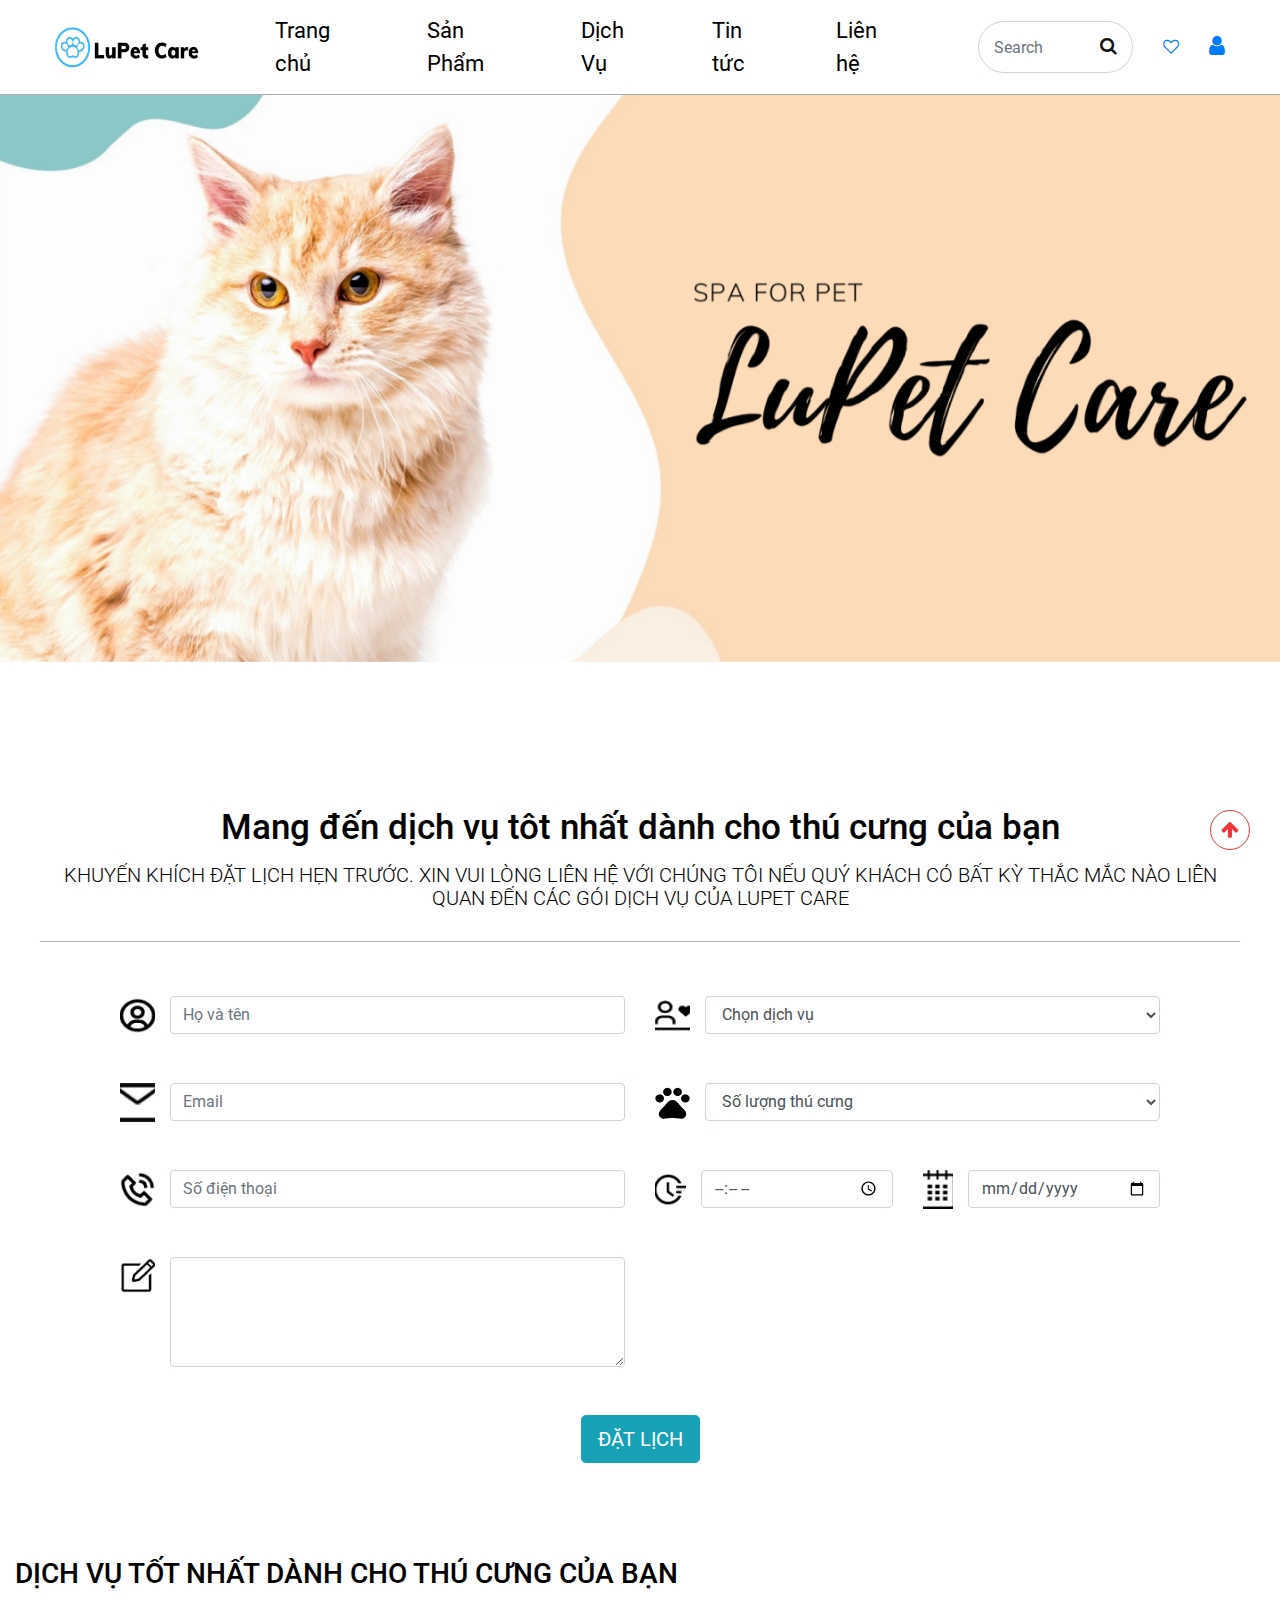
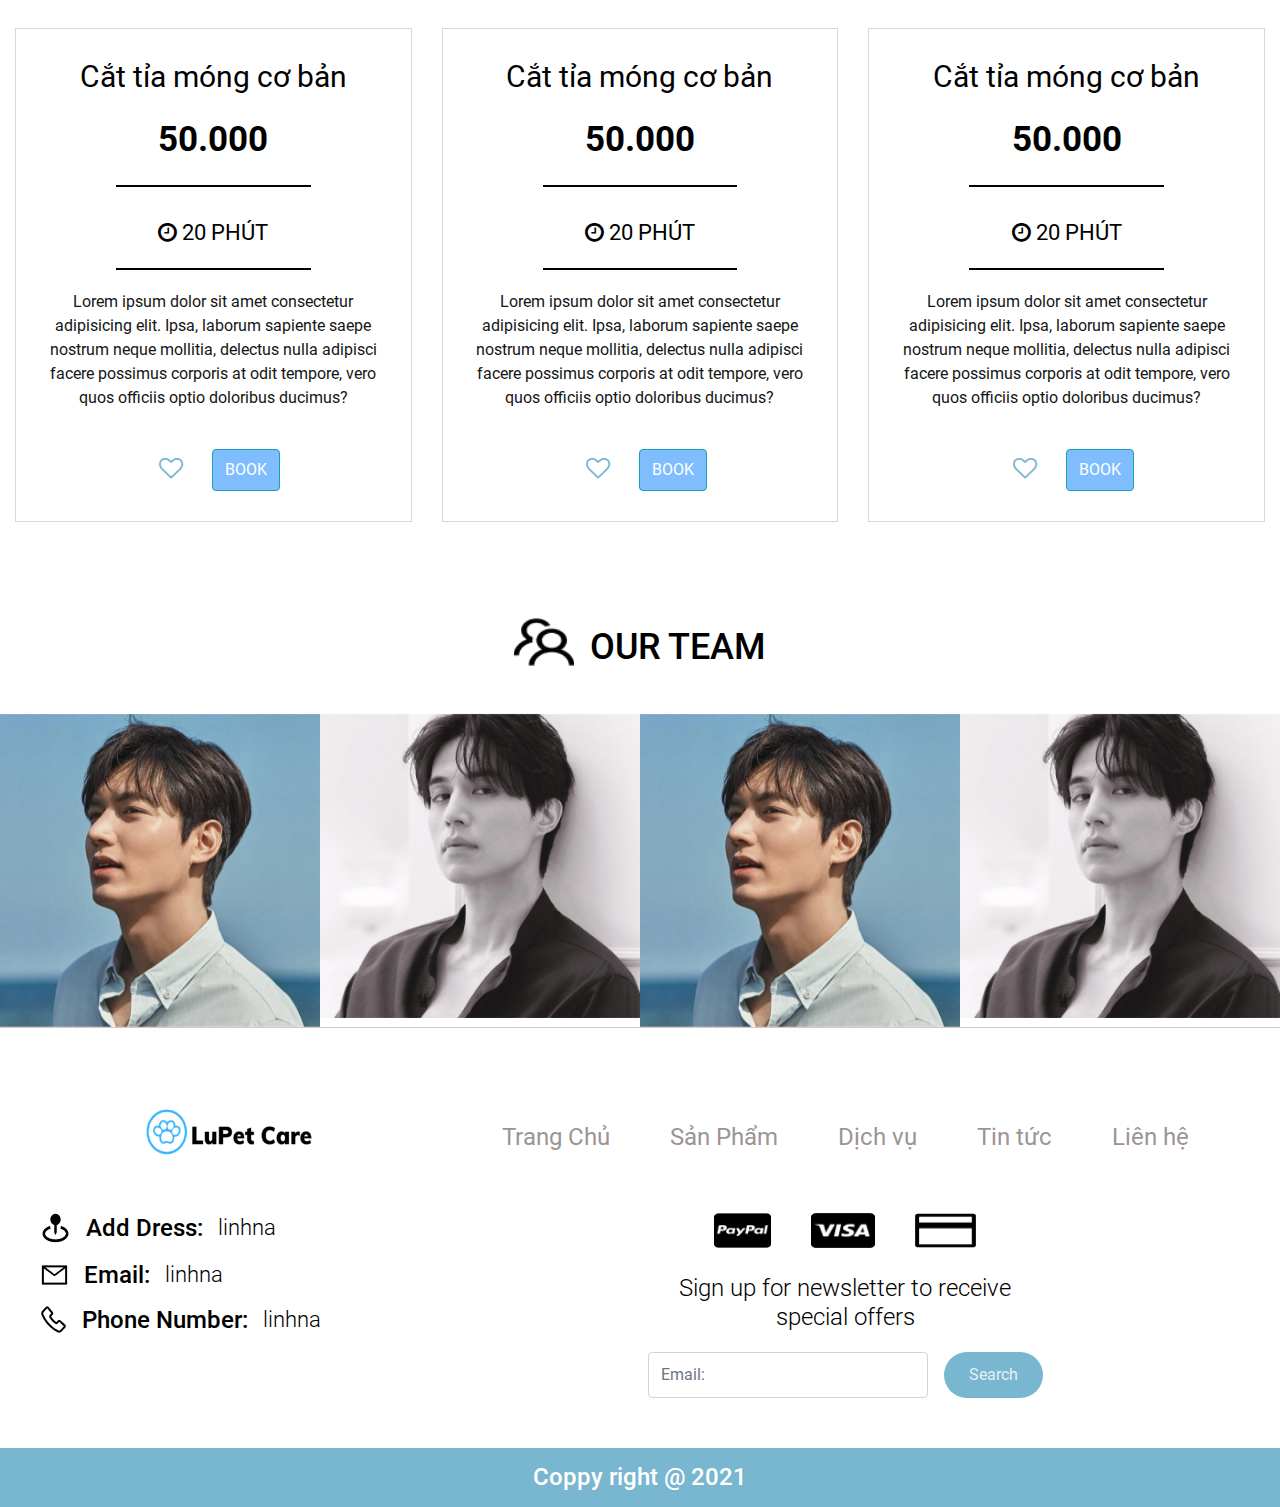
<file: book-service.html>
<!DOCTYPE html>
<html lang="vi">

    <head>
        <meta name="viewport" content="width=device-width, initial-scale=1,
            viewport-fit=cover" />
        <meta http-equiv="Content-Type" content="text/html; charset=utf-8" />
        <title>Bock Service</title>
        <link rel="stylesheet" href="theme/frontend/css/fomart.css" />
        <link rel="stylesheet" href="theme/frontend/css/bootstrap.min.css" />
        <link rel="stylesheet" href="theme/frontend/css/font-awesome.min.css" />
        <!-- <link rel="stylesheet" href="theme/frontend/css/swiper.min.css" /> -->
        <link rel="stylesheet"
            href="https://unpkg.com/swiper/swiper-bundle.min.css" />
        <link rel="stylesheet" href="theme/frontend/css/style.css" />
        <link rel="stylesheet" href="theme/frontend/css/main.css" />
        <link rel="stylesheet" href="theme/frontend/css/bookservice.css" />
    </head>

    <body class="scrollstyle1">
        <section class="header">
            <div class="header-top smooth">
                <div class="container-fluid">
                    <div class="row align-content-center
                        justify-content-between">
                        <div class="col-4 lo-go-none d-block d-lg-none">
                            <a href="index.html" title="Trang chủ" class="img_
                                d-block logo-1"> <img loading='lazy'
                                    src='theme/frontend/images/logo.png' alt=''
                                    title='' /> </a>
                        </div>

                        <div class="col-4 d-flex d-lg-none align-items-center
                            justify-content-end">

                            <i class="fa fa-bars
                                show_menu h-icon" aria-hidden="true"></i> </div>
                    </div>
                </div>
            </div>
            <div class="header-body">
                <div class="container-fluid container-padding">
                    <div class="row nav-menu">
                        <div class="col-12 col-lg-2">
                            <a href="./index.html" title="Trang chủ" class="img_ d-block
                                logo"> <img loading='lazy'
                                    src='theme/frontend/images/logo.png' alt=''
                                    title='' /> </a>
                        </div>
                        <div class="col-12 col-lg-7">
                            <div class="menu menu-desktop">
                                <ul>
                                    <li><a rel=""  href="#">Trang
                                            chủ</a></li>
                                    <li>
                                        <a href="#">Sản Phẩm</a>
                                        <ul>
                                            <li>
                                                <a rel="" href="#">Sản Phẩm 11 1</a>
                                            </li>
                                            <li>
                                                <a href="#">Sản Phẩm 2.1</a>
                                                <ul>
                                                    <li><a rel="" href="#">Sản
                                                            Phẩm 2-2</a></li>
                                                </ul>
                                            </li>
                                        </ul>
                                    </li>
                                    <li><a href="./list-service.html" >Dịch Vụ</a></li>
                                    <li><a rel="" href="#">Tin tức</a></li>
                                    <li><a rel="" href="#">Liên hệ</a></li>
                                </ul>

                            </div>
                        </div>
                        <div class="col-12 col-lg-3">

                            <div class="header-icon container">
                                <div class="row align-items-center">
                                    <div class="col-md-8">
                                        <div class="search d-flex
                                            align-items-center">
                                            <input class="form-control me-2
                                                form-input"
                                                type="search"
                                                placeholder="Search"
                                                aria-label="Search">
                                            <i class="fa fa-search icon-search"
                                                aria-hidden="true"></i>
                                        </div>
                                    </div>
                                    <div class="col-md-2 d-flex justify-content-center">
                                        <a href="./shoppingcart.html">
                                        <i
                                        class="fa fa-heart-o"
                                        aria-hidden="true"></i>
                                    </a>
                                    </div>
                                    <div class="col-md-2 d-flex justify-content-center">
                                        <a href="./my-account.html" >
                                        <i class="fa fa-user icon-hd"
                                            aria-hidden="true"></i>
                                        </a>
                                    </div>


                                </div>


                            </div>
                        </div>
                    </div>
                    <div class="bg-menu"> <i class="fa fa-times"></i> </div>
                </div>

            </div>

        </section>
        <section class="banner">
            <div class="swiper mySwiper swiper-banner">
                <div class="swiper-wrapper">
                    <div class="swiper-slide">
                        <div class="images">
                            <img
                                src="theme/frontend/images/banner-home_-_1.png"
                                class="w-100" alt="">
                        </div>
                    </div>
                    <div class="swiper-slide">
                        <div class="images">
                            <img
                                src="theme/frontend/images/banner-home_-_2.png"
                                class="w-100" alt="">
                        </div>
                    </div>
                    <div class="swiper-slide">
                        <div class="images">
                            <img
                                src="theme/frontend/images/banner-home_-_3.png"
                                class="w-100" alt="">
                        </div>
                    </div>


                </div>
                <div class="swiper-button-next d-none banner-button-next"></div>
                <div class="swiper-button-prev d-none banner-button-prev"></div>
                <div class="swiper-pagination d-none banner-pagination"></div>
            </div>
        </section>
        <section class="form-book-service">
            <div class="container-fluid container-padding">
                <div class="page-title text-center">
                    <h2 class="title">Mang đến dịch vụ tôt nhất dành cho thú
                        cưng của bạn</h2>
                    <p class="sub mt-3">KHUYẾN KHÍCH ĐẶT LỊCH HẸN TRƯỚC. XIN VUI
                        LÒNG
                        LIÊN HỆ VỚI CHÚNG TÔI NẾU QUÝ KHÁCH CÓ BẤT KỲ THẮC MẮC
                        NÀO LIÊN QUAN ĐẾN CÁC GÓI DỊCH VỤ CỦA LUPET CARE</p>
                </div>
                <div class="content">
                    <form>
                        <div class="row">
                            <div class="col-6 d-flex mt-4 mb-4">
                                <label for="inputName"><img
                                        src="theme/frontend/images/hvt.png"
                                        class="img" alt="" srcset=""></label>
                                <input type="text" class="form-control"
                                    placeholder="Họ và tên">
                            </div>

                            <div class="col-6 d-flex mt-4 mb-4">
                                <label for="inputState"><img
                                        src="theme/frontend/images/dv-s.png"
                                        class="img" alt="" srcset=""></label>
                                <select id="inputState" class="form-control">
                                    <option selected>Chọn dịch vụ</option>
                                    <option>...</option>
                                </select>
                            </div>
                            <div class="col-6 d-flex mt-4 mb-4">
                                <label for="inputEmail"><img
                                        src="theme/frontend/images/email-s.png"
                                        class="img" alt="" srcset=""></label>
                                <input type="email" class="form-control"
                                    placeholder="Email">
                            </div>
                            <div class="col-6 d-flex mt-4 mb-4">
                                <label for="inputState"><img
                                        src="theme/frontend/images/sl-s.png"
                                        class="img" alt="" srcset=""></label>
                                <select id="inputState" class="form-control">
                                    <option selected>Số lượng thú cưng</option>
                                    <option>...</option>
                                </select>
                            </div>
                            <div class="col-6 d-flex mt-4 mb-4">
                                <label for="inputEmail"><img
                                        src="theme/frontend/images/phone-s.png"
                                        class="img" alt="" srcset=""></label>
                                <input type="email" class="form-control"
                                    placeholder="Số điện thoại">
                            </div>
                            <div class="col-3 d-flex mt-4 mb-4">
                                <label for="inputEmail"><img
                                        src="theme/frontend/images/time-s.png"
                                        class="img" alt="" srcset=""></label>
                                <input type="time" class="form-control"
                                    placeholder="Số điện thoại">
                            </div>
                            <div class="col-3 d-flex mt-4 mb-4">
                                <label for="inputEmail"><img
                                        src="theme/frontend/images/date-s.png"
                                        class="img" alt="" srcset=""></label>
                                <input type="date" class="form-control"
                                    placeholder="Date">
                            </div>
                            <div class="col-6 d-flex mt-4 mb-4">
                                <label for="inputEmail"><img
                                        src="theme/frontend/images/note-s.png"
                                        class="img" alt="" srcset=""></label>
                                <textarea class="form-control"
                                    id="exampleFormControlTextarea1" rows="4"></textarea>
                            </div>
                            <div class="col-12 d-flex justify-content-center mt-4 mb-4">
                                <a href="./book-service-cart.html">
                                <button type="button" class="btn
                                btn-lg btn-info" >ĐẶT
                                LỊCH</button>
                            </a>
                            </div>
                        </div>
                    </form>
                </div>
            </div>
        </section>
        <div class="hot-service">
            <div class="container">

                <h3 class="title">DỊCH VỤ TỐT NHẤT DÀNH CHO THÚ CƯNG CỦA BẠN</h3>
                <div class="content">
                    <div class="row">
                        <div class="col-6 col-md-4">
                            <div class="item">
                                <span class="title">Cắt tỉa móng cơ bản</span>
                                <p class="price">50.000</p>
                                <p class="time"><i class="fa fa-clock-o"
                                        aria-hidden="true"></i> 20 PHÚT</p>
                                <div class="s-content">
                                    <p>Lorem ipsum dolor sit amet consectetur
                                        adipisicing elit. Ipsa, laborum sapiente
                                        saepe nostrum neque mollitia, delectus
                                        nulla adipisci facere possimus corporis
                                        at odit tempore, vero quos officiis
                                        optio doloribus ducimus?</p>
                                </div>
                                <div class="button-book d-flex
                                    justify-content-center mt-4">
                                    <div type="button" class="btn mr-3"><i
                                            class="fa fa-heart-o"
                                            aria-hidden="true"></i></div>
                                    <button type="button" class="btn
                                        btn-outline-info bright">BOOK</button>
                                </div>
                            </div>
                        </div>
                        <div class="col-6 col-md-4">
                            <div class="item">
                                <span class="title">Cắt tỉa móng cơ bản</span>
                                <p class="price">50.000</p>
                                <p class="time"><i class="fa fa-clock-o"
                                        aria-hidden="true"></i> 20 PHÚT</p>
                                <div class="s-content">
                                    <p>Lorem ipsum dolor sit amet consectetur
                                        adipisicing elit. Ipsa, laborum sapiente
                                        saepe nostrum neque mollitia, delectus
                                        nulla adipisci facere possimus corporis
                                        at odit tempore, vero quos officiis
                                        optio doloribus ducimus?</p>
                                </div>
                                <div class="button-book d-flex
                                    justify-content-center mt-4">
                                    <div type="button" class="btn mr-3"><i
                                            class="fa fa-heart-o"
                                            aria-hidden="true"></i></div>
                                    <button type="button" class="btn
                                        btn-outline-info bright">BOOK</button>
                                </div>
                            </div>
                        </div> 
                        <div class="col-6 col-md-4">
                            <div class="item">
                                <span class="title">Cắt tỉa móng cơ bản</span>
                                <p class="price">50.000</p>
                                <p class="time"><i class="fa fa-clock-o"
                                        aria-hidden="true"></i> 20 PHÚT</p>
                                <div class="s-content">
                                    <p>Lorem ipsum dolor sit amet consectetur
                                        adipisicing elit. Ipsa, laborum sapiente
                                        saepe nostrum neque mollitia, delectus
                                        nulla adipisci facere possimus corporis
                                        at odit tempore, vero quos officiis
                                        optio doloribus ducimus?</p>
                                </div>
                                <div class="button-book d-flex
                                    justify-content-center mt-4">
                                    <div type="button" class="btn mr-3"><i
                                            class="fa fa-heart-o"
                                            aria-hidden="true"></i></div>
                                    <button type="button" class="btn
                                        btn-outline-info bright">BOOK</button>
                                </div>
                            </div>
                        </div> 
                        
                    </div>
                </div>
            </div>
        </div>
        <section class="images-user">
            <div class="title-home d-flex justify-content-center">
                <img src="theme/frontend/images/our-team.png" alt=""
                    class="title-icon mr-3">
                <span class="title mt-2">OUR TEAM </span>
            </div>
            <div class="container-fluid p-0">
                <div class="swiper mySwiper swiper-user">
                    <div class="swiper-wrapper">
                        <div class="swiper-slide">
                            <div class="item">
                                <img src="theme/frontend/images/user-1.png"
                                    alt="" class="w-100">
                            </div>
                        </div>
                        <div class="swiper-slide">
                            <div class="item">
                                <img src="theme/frontend/images/user-2.png"
                                    alt="" class="w-100">
                            </div>
                        </div>
                        <div class="swiper-slide">
                            <div class="item">
                                <img src="theme/frontend/images/user-1.png"
                                    alt="" class="w-100">
                            </div>
                        </div>
                        <div class="swiper-slide">
                            <div class="item">
                                <img src="theme/frontend/images/user-2.png"
                                    alt="" class="w-100">
                            </div>
                        </div>
                        


                    </div>
                    <div class="swiper-pagination d-none user-pagination"></div>
                </div>
            </div>
        </section>
        <section class="footer">
            <div class="footer-top">

                <div class="container-fluid container-padding">
                    <div class="row">
                        <div class="col-12 col-md-4">
                            <a href="#" class="f-logo d-block text-center">
                                <img src="theme/frontend/images/logo.png" alt=""
                                    class="w-50">
                            </a>
                            <div class="address item-ft">
                                <div class="item">
                                    <p class="d-flex align-items-center mt-3">
                                        <img src="theme/frontend/images/map.png"
                                            alt=""
                                            srcset=""> <span class="name">Add
                                            Dress:</span>
                                        <span class="sub">linhna</span>
                                    </p>
                                </div>
                            </div>
                            <div class="email item-ft">
                                <div class="item">
                                    <p class="d-flex align-items-center mt-3">
                                        <img
                                            src="theme/frontend/images/email.png"
                                            alt=""
                                            srcset=""> <span class="name">Email:</span>
                                        <span class="sub">linhna</span>
                                    </p>
                                </div>
                            </div>
                            <div class="phone item-ft">
                                <div class="item">
                                    <p class="d-flex align-items-center mt-3">
                                        <img
                                            src="theme/frontend/images/akar-icons_phone.png"
                                            alt=""
                                            srcset=""> <span class="name">Phone
                                            Number:</span>
                                        <span class="sub">linhna</span>
                                    </p>
                                </div>
                            </div>
                        </div>
                        <div class="col-12 col-md-8">
                            <div class="menu-ft">
                                <ul class="d-flex justify-content-center">
                                    <li><a href="#">Trang Chủ </a></li>
                                    <li><a href="#">Sản Phẩm </a></li>
                                    <li><a href="#">Dịch vụ </a></li>
                                    <li><a href="#">Tin tức </a></li>
                                    <li><a href="#">Liên hệ</a></li>
                                </ul>
                            </div>
                            <div class="pay">
                                <ul class="d-flex justify-content-center">
                                    <li><img
                                            src="theme/frontend/images/paypal.png"
                                            alt="" class="pay-icon"></li>
                                    <li><img
                                            src="theme/frontend/images/visa.png"
                                            alt="" class="pay-icon"></li>
                                    <li><img
                                            src="theme/frontend/images/card.png"
                                            alt="" class="pay-icon"></li>
                                </ul>
                            </div>
                            <div class="btn-email">
                                <span class="text">
                                    Sign up for newsletter to receive special
                                    offers
                                </span>
                                <form class="d-flex btn-form">
                                    <input class="form-control me-2 mr-3
                                        input-email" type="email"
                                        placeholder="Email:"
                                        aria-label="Search">
                                    <button class="btn btn-outline-success
                                        email-btn" type="submit">Search</button>
                                </form>
                            </div>
                        </div>
                    </div>
                </div>
            </div>
            <div class="footer-bottom">
                <span class="text">Coppy right @ 2021</span>
            </div>
        </section>

        <span class="back-to-top"><i class="fa fa-arrow-up" aria-hidden="true"></i></span>
        <!-- <script src="theme/frontend/js/jquery-3.4.1.min.js" defer></script> -->
        <script src="https://code.jquery.com/jquery-3.5.1.min.js"></script>
        <!-- <script src="theme/frontend/js/swiper.min.js" defer></script> -->
        <script src="https://unpkg.com/swiper/swiper-bundle.min.js"></script>
        <script src="theme/frontend/js/bootstrap.min.js" defer></script>
        <script src="theme/frontend/js/safepad.js"></script>
    </body>

</html>
</file>
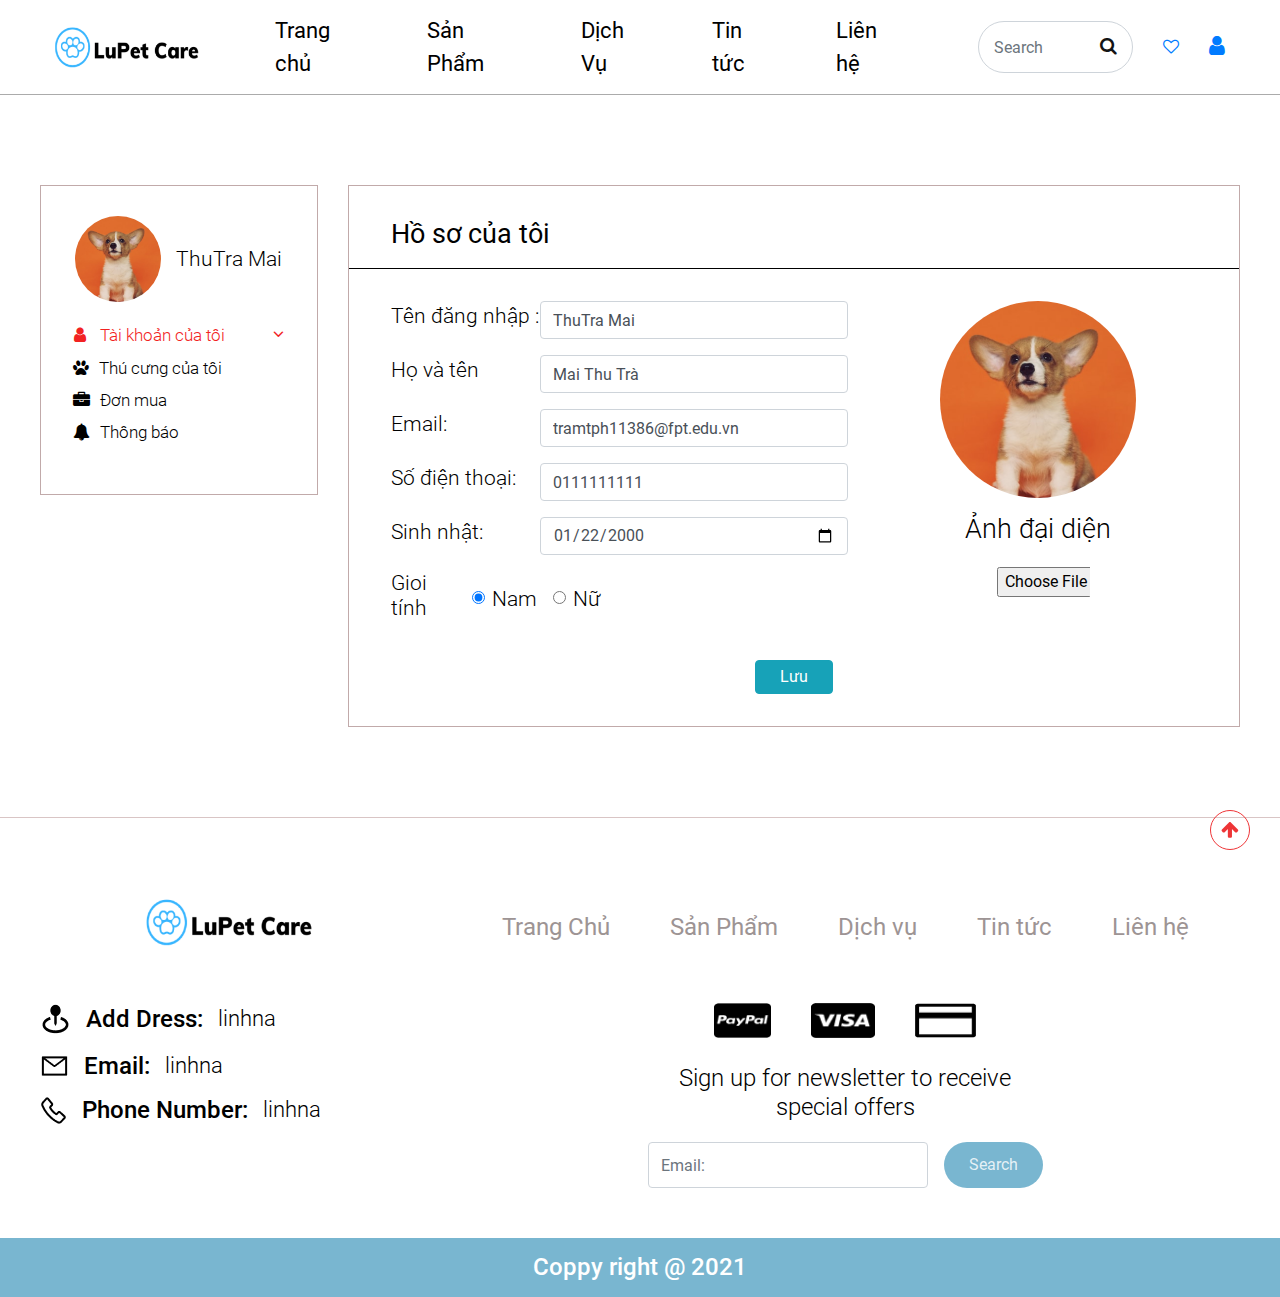
<file: change-account.html>
<!DOCTYPE html>
<html lang="vi">

    <head>
        <meta name="viewport" content="width=device-width, initial-scale=1,
            viewport-fit=cover" />
        <meta http-equiv="Content-Type" content="text/html; charset=utf-8" />
        <title>Change Account</title>
        <link rel="stylesheet" href="theme/frontend/css/fomart.css" />
        <link rel="stylesheet" href="theme/frontend/css/bootstrap.min.css" />
        <link rel="stylesheet" href="theme/frontend/css/font-awesome.min.css" />
        <!-- <link rel="stylesheet" href="theme/frontend/css/swiper.min.css" /> -->
        <link rel="stylesheet"
            href="https://unpkg.com/swiper/swiper-bundle.min.css" />
        <link rel="stylesheet" href="theme/frontend/css/style.css" />
        <link rel="stylesheet" href="theme/frontend/css/main.css" />
        <link rel="stylesheet" href="theme/frontend/css/my-account.css" />
    </head>

    <body class="scrollstyle1">
        <section class="header">
            <div class="header-top smooth">
                <div class="container-fluid">
                    <div class="row align-content-center
                        justify-content-between">
                        <div class="col-4 lo-go-none d-block d-lg-none">
                            <a href="index.html" title="Trang chủ" class="img_
                                d-block logo-1"> <img loading='lazy'
                                    src='theme/frontend/images/logo.png' alt=''
                                    title='' /> </a>
                        </div>

                        <div class="col-4 d-flex d-lg-none align-items-center
                            justify-content-end">

                            <i class="fa fa-bars
                                show_menu h-icon" aria-hidden="true"></i> </div>
                    </div>
                </div>
            </div>
            <div class="header-body">
                <div class="container-fluid container-padding">
                    <div class="row nav-menu">
                        <div class="col-12 col-lg-2">
                            <a href="./index.html" title="Trang chủ" class="img_ d-block
                                logo"> <img loading='lazy'
                                    src='theme/frontend/images/logo.png' alt=''
                                    title='' /> </a>
                        </div>
                        <div class="col-12 col-lg-7">
                            <div class="menu menu-desktop">
                                <ul>
                                    <li><a rel=""  href="#">Trang
                                            chủ</a></li>
                                    <li>
                                        <a href="#">Sản Phẩm</a>
                                        <ul>
                                            <li>
                                                <a rel="" href="#">Sản Phẩm 11 1</a>
                                            </li>
                                            <li>
                                                <a href="#">Sản Phẩm 2.1</a>
                                                <ul>
                                                    <li><a rel="" href="#">Sản
                                                            Phẩm 2-2</a></li>
                                                </ul>
                                            </li>
                                        </ul>
                                    </li>
                                    <li><a href="./list-service.html" >Dịch Vụ</a></li>
                                    <li><a rel="" href="#">Tin tức</a></li>
                                    <li><a rel="" href="#">Liên hệ</a></li>
                                </ul>

                            </div>
                        </div>
                        <div class="col-12 col-lg-3">

                            <div class="header-icon container">
                                <div class="row align-items-center">
                                    <div class="col-md-8">
                                        <div class="search d-flex
                                            align-items-center">
                                            <input class="form-control me-2
                                                form-input"
                                                type="search"
                                                placeholder="Search"
                                                aria-label="Search">
                                            <i class="fa fa-search icon-search"
                                                aria-hidden="true"></i>
                                        </div>
                                    </div>
                                    <div class="col-md-2 d-flex justify-content-center">
                                        <a href="./shoppingcart.html">
                                        <i
                                        class="fa fa-heart-o"
                                        aria-hidden="true"></i>
                                    </a>
                                    </div>
                                    <div class="col-md-2 d-flex justify-content-center">
                                        <a href="./my-account.html" >
                                        <i class="fa fa-user icon-hd"
                                            aria-hidden="true"></i>
                                        </a>
                                    </div>


                                </div>


                            </div>
                        </div>
                    </div>
                    <div class="bg-menu"> <i class="fa fa-times"></i> </div>
                </div>

            </div>

        </section>
        <section class="my-account">
            <div class="container-fluid container-padding">
                <div class="row">
                    <div class="col-12 col-md-3">
                        <div class="cate-account">
                            <div class="name d-flex align-items-center
                                justify-content-center">
                                <div class="images">
                                    <img
                                        src="theme/frontend/images/img-hot_service.png"
                                        alt="" srcset="">
                                </div>
                                <span class="title">ThuTra Mai</span>
                            </div>
                            <div class="list-cateaccount">
                                <div class="accordion my-3"
                                    id="accordionExample">

                                    <div class="card border-0 list-item">
                                        <div class="card-header p-0"
                                            id="headingOne">
                                            <h2 class="clearfix mb-0">
                                                <a class="btn btn-link d-block
                                                    text-left list-text acctive"
                                                    data-toggle="collapse"
                                                    data-target="#collapseOne"
                                                    aria-expanded="true"
                                                    aria-controls="collapseOne"><i
                                                        class="fa fa-user
                                                        icon-user"></i> Tài
                                                    khoản của tôi<i class="fa
                                                        fa-angle-down smooth
                                                        icon-down"></i></a>
                                            </h2>
                                        </div>
                                        <div id="collapseOne" class="collapse"
                                            aria-labelledby="headingOne"
                                            data-parent="#accordionExample">
                                            <div class="card-body">
                                                <ul>
                                                    <li><a href="#">Hồ
                                                            sơ</a></li>
                                                    <li><a href="#"
                                                            class="acctive">Đổi
                                                            thông
                                                            tin</a></li>

                                                    <li><a href="#">Đổi mật khẩu</a></li>
                                                </ul>
                                            </div>
                                        </div>
                                    </div>
                                    <a href="./pet-acc.html" class="list-text t-lisst
                                    d-block"><i class="fa fa-paw icon-user"
                                        aria-hidden="true"></i>Thú cưng của
                                    tôi </a>
                                <a href="./change-account.html" class="list-text t-lisst
                                    d-block"><i class="fa fa-briefcase
                                        icon-user"
                                        aria-hidden="true"></i>Đơn mua </a>
                                <a href="./purchase-order.html" class="list-text t-lisst
                                    d-block"><i class="fa fa-bell icon-user"
                                        aria-hidden="true"></i>Thông báo
                                </a>
                                </div>
                            </div>
                        </div>

                    </div>
                    <div class="col-12 col-md-9">
                        <div class="content-account">
                            <div class="title-content">
                                <span class="text">Hồ sơ của tôi</span>
                            </div>
                            <div class="content-account-list">
                                <form class="form-change">
                                    <div class="row">
                                        <div class="col-12 col-md-7">
                                            <div class="form-group d-flex
                                                align-items-center">
                                                <label for="exampleInputText">Tên
                                                    đăng nhập : </label>
                                                <input type="text"
                                                    class="form-control"
                                                    id="exampleInputText"
                                                    value="ThuTra Mai">

                                            </div>
                                            <div class="form-group d-flex
                                                align-items-center">
                                                <label for="exampleInputName">Họ
                                                    và tên</label>
                                                <input type="text"
                                                    class="form-control"
                                                    id="exampleInputName"
                                                    value="Mai Thu Trà">
                                            </div>
                                            <div class="form-group d-flex
                                                align-items-center">
                                                <label for="exampleInputEmail1">Email:</label>
                                                <input type="email"
                                                    class="form-control"
                                                    id="exampleInputEmail1"
                                                    value="tramtph11386@fpt.edu.vn">
                                            </div>
                                            <div class="form-group d-flex
                                                align-items-center">
                                                <label for="exampleInputPhone">Số
                                                    điện thoại:</label>
                                                <input type="phone"
                                                    class="form-control"
                                                    id="exampleInputPhone"
                                                    value="0111111111">

                                            </div>
                                            <div class="form-group d-flex
                                                align-items-center">
                                                <label for="exampleInputDate">Sinh
                                                    nhật:</label>
                                                <input type="date"
                                                    class="form-control"
                                                    id="exampleInputDate"
                                                    value="2000-01-22">

                                            </div>
                                            <fieldset class="form-group row">
                                                <legend class="col-form-label
                                                    col-sm-2 float-sm-left
                                                    pt-0">Gioi tính</legend>
                                                <div class="col-sm-10 d-flex
                                                    align-items-center">
                                                    <div class="form-check
                                                        pr-3">
                                                        <input
                                                            class="form-check-input"
                                                            type="radio"
                                                            name="gridRadios"
                                                            id="gridRadios1"
                                                            value="option1"
                                                            checked>
                                                        <label
                                                            class="form-check-label"
                                                            for="gridRadios1">
                                                            Nam
                                                        </label>
                                                    </div>
                                                    <div class="form-check">
                                                        <input
                                                            class="form-check-input"
                                                            type="radio"
                                                            name="gridRadios"
                                                            id="gridRadios2"
                                                            value="option2">
                                                        <label
                                                            class="form-check-label"
                                                            for="gridRadios2">
                                                            Nữ
                                                        </label>
                                                    </div>

                                                </div>
                                            </fieldset>
                                        </div>
                                        <div class="col-12 col-md-5">
                                            <div class="images form-group">

                                                <img
                                                    src="theme/frontend/images/img-hot_service.png"
                                                    alt="" class="img d-block">
                                                <p class="title d-block">Ảnh đại
                                                    diện</p>
                                                <input type="file"
                                                    class="form-control border-0
                                                    input-file"
                                                    id="exampleFormControlFile1">
                                            </div>
                                        </div>
                                    </div>

                                    <div class="d-flex align-items-center
                                        justify-content-center mt-3">
                                        <button type="submit" class="btn
                                            btn-info pr-4 pt-1 pl-4 pb-1">Lưu</button>
                                    </div>

                                </form>
                            </div>
                        </div>
                    </div>
                </div>

            </div>
        </section>
        <section class="footer">
            <div class="footer-top">

                <div class="container-fluid container-padding">
                    <div class="row">
                        <div class="col-12 col-md-4">
                            <a href="#" class="f-logo d-block text-center">
                                <img src="theme/frontend/images/logo.png" alt=""
                                    class="w-50">
                            </a>
                            <div class="address item-ft">
                                <div class="item">
                                    <p class="d-flex align-items-center mt-3">
                                        <img src="theme/frontend/images/map.png"
                                            alt=""
                                            srcset=""> <span class="name">Add
                                            Dress:</span>
                                        <span class="sub">linhna</span>
                                    </p>
                                </div>
                            </div>
                            <div class="email item-ft">
                                <div class="item">
                                    <p class="d-flex align-items-center mt-3">
                                        <img
                                            src="theme/frontend/images/email.png"
                                            alt=""
                                            srcset=""> <span class="name">Email:</span>
                                        <span class="sub">linhna</span>
                                    </p>
                                </div>
                            </div>
                            <div class="phone item-ft">
                                <div class="item">
                                    <p class="d-flex align-items-center mt-3">
                                        <img
                                            src="theme/frontend/images/akar-icons_phone.png"
                                            alt=""
                                            srcset=""> <span class="name">Phone
                                            Number:</span>
                                        <span class="sub">linhna</span>
                                    </p>
                                </div>
                            </div>
                        </div>
                        <div class="col-12 col-md-8">
                            <div class="menu-ft">
                                <ul class="d-flex justify-content-center">
                                    <li><a href="#">Trang Chủ </a></li>
                                    <li><a href="#">Sản Phẩm </a></li>
                                    <li><a href="#">Dịch vụ </a></li>
                                    <li><a href="#">Tin tức </a></li>
                                    <li><a href="#">Liên hệ</a></li>
                                </ul>
                            </div>
                            <div class="pay">
                                <ul class="d-flex justify-content-center">
                                    <li><img
                                            src="theme/frontend/images/paypal.png"
                                            alt="" class="pay-icon"></li>
                                    <li><img
                                            src="theme/frontend/images/visa.png"
                                            alt="" class="pay-icon"></li>
                                    <li><img
                                            src="theme/frontend/images/card.png"
                                            alt="" class="pay-icon"></li>
                                </ul>
                            </div>
                            <div class="btn-email">
                                <span class="text">
                                    Sign up for newsletter to receive special
                                    offers
                                </span>
                                <form class="d-flex btn-form">
                                    <input class="form-control me-2 mr-3
                                        input-email" type="email"
                                        placeholder="Email:"
                                        aria-label="Search">
                                    <button class="btn btn-outline-success
                                        email-btn" type="submit">Search</button>
                                </form>
                            </div>
                        </div>
                    </div>
                </div>
            </div>
            <div class="footer-bottom">
                <span class="text">Coppy right @ 2021</span>
            </div>
        </section>

        <span class="back-to-top"><i class="fa fa-arrow-up" aria-hidden="true"></i></span>
        <!-- <script src="theme/frontend/js/jquery-3.4.1.min.js" defer></script> -->
        <script src="https://code.jquery.com/jquery-3.5.1.min.js"></script>
        <!-- <script src="theme/frontend/js/swiper.min.js" defer></script> -->
        <script src="https://unpkg.com/swiper/swiper-bundle.min.js"></script>
        <script src="theme/frontend/js/bootstrap.min.js" defer></script>
        <script src="theme/frontend/js/safepad.js"></script>
    </body>

</html>
</file>
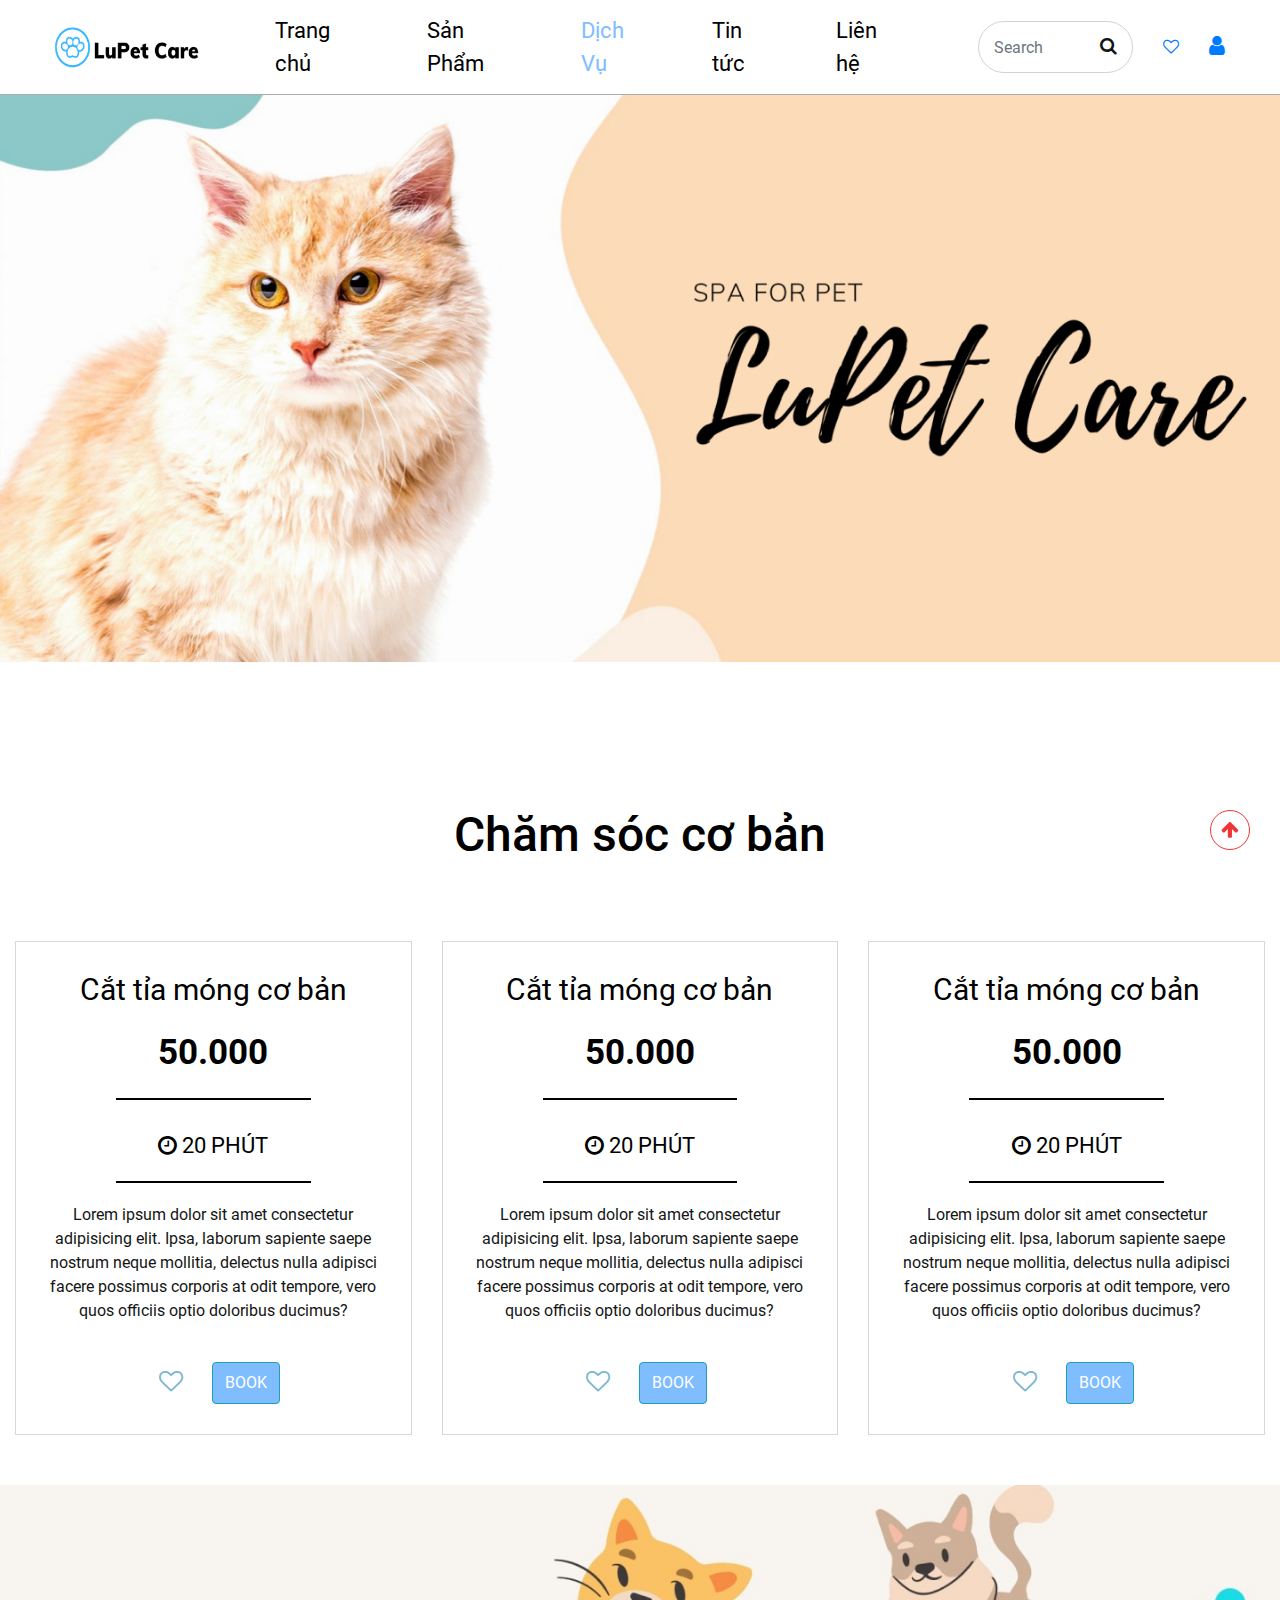
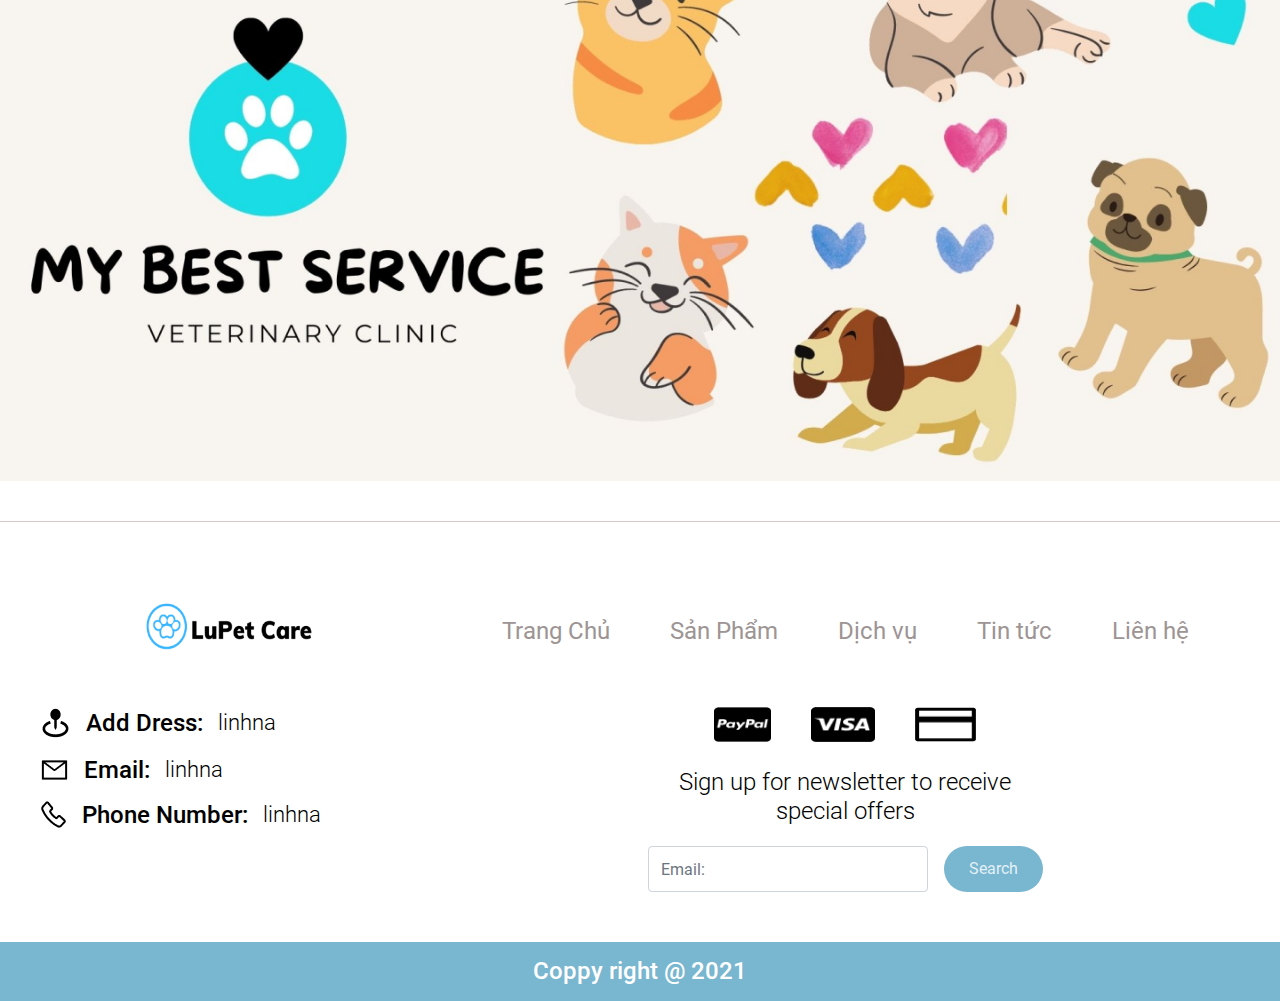
<file: list-service.html>
<!DOCTYPE html>
<html lang="vi">

    <head>
        <meta name="viewport" content="width=device-width, initial-scale=1,
            viewport-fit=cover" />
        <meta http-equiv="Content-Type" content="text/html; charset=utf-8" />
        <title>List Service</title>
        <link rel="stylesheet" href="theme/frontend/css/fomart.css" />
        <link rel="stylesheet" href="theme/frontend/css/bootstrap.min.css" />
        <link rel="stylesheet" href="theme/frontend/css/font-awesome.min.css" />
        <!-- <link rel="stylesheet" href="theme/frontend/css/swiper.min.css" /> -->
        <link rel="stylesheet"
            href="https://unpkg.com/swiper/swiper-bundle.min.css" />
        <link rel="stylesheet" href="theme/frontend/css/style.css" />
        <link rel="stylesheet" href="theme/frontend/css/main.css" />
        <link rel="stylesheet" href="theme/frontend/css/list-service.css" />
    </head>

    <body class="scrollstyle1">
        <section class="header">
            <div class="header-top smooth">
                <div class="container-fluid">
                    <div class="row align-content-center
                        justify-content-between">
                        <div class="col-4 lo-go-none d-block d-lg-none">
                            <a href="index.html" title="Trang chủ" class="img_
                                d-block logo-1"> <img loading='lazy'
                                    src='theme/frontend/images/logo.png' alt=''
                                    title='' /> </a>
                        </div>

                        <div class="col-4 d-flex d-lg-none align-items-center
                            justify-content-end">

                            <i class="fa fa-bars
                                show_menu h-icon" aria-hidden="true"></i> </div>
                    </div>
                </div>
            </div>
            <div class="header-body">
                <div class="container-fluid container-padding">
                    <div class="row nav-menu">
                        <div class="col-12 col-lg-2">
                            <a href="#" title="Trang chủ" class="img_ d-block
                                logo"> <img loading='lazy'
                                    src='theme/frontend/images/logo.png' alt=''
                                    title='' /> </a>
                        </div>
                        <div class="col-12 col-lg-7">
                            <div class="menu menu-desktop">
                                <ul>
                                    <li><a rel=""  href="#">Trang
                                            chủ</a></li>
                                    <li>
                                        <a href="#">Sản Phẩm</a>
                                        <ul>
                                            <li>
                                                <a rel="" href="#">Sản Phẩm 11 1</a>
                                            </li>
                                            <li>
                                                <a href="#">Sản Phẩm 2.1</a>
                                                <ul>
                                                    <li><a rel="" href="#">Sản
                                                            Phẩm 2-2</a></li>
                                                </ul>
                                            </li>
                                        </ul>
                                    </li>
                                    <li><a href="./list-service.html" class="active">Dịch Vụ</a></li>
                                    <li><a rel="" href="#">Tin tức</a></li>
                                    <li><a rel="" href="#">Liên hệ</a></li>
                                </ul>

                            </div>
                        </div>
                        <div class="col-12 col-lg-3">

                            <div class="header-icon container">
                                <div class="row align-items-center">
                                    <div class="col-md-8">
                                        <div class="search d-flex
                                            align-items-center">
                                            <input class="form-control me-2
                                                form-input"
                                                type="search"
                                                placeholder="Search"
                                                aria-label="Search">
                                            <i class="fa fa-search icon-search"
                                                aria-hidden="true"></i>
                                        </div>
                                    </div>
                                    <div class="col-md-2 d-flex justify-content-center">
                                        <a href="./shoppingcart.html">
                                        <i
                                        class="fa fa-heart-o"
                                        aria-hidden="true"></i>
                                    </a>
                                    </div>
                                    <div class="col-md-2 d-flex justify-content-center">
                                        <a href="./my-account.html" >
                                        <i class="fa fa-user icon-hd"
                                            aria-hidden="true"></i>
                                        </a>
                                    </div>


                                </div>


                            </div>
                        </div>
                    </div>
                    <div class="bg-menu"> <i class="fa fa-times"></i> </div>
                </div>

            </div>

        </section>
        <section class="banner">
            <div class="swiper mySwiper swiper-banner">
                <div class="swiper-wrapper">
                    <div class="swiper-slide">
                        <div class="images">
                            <img
                                src="theme/frontend/images/banner-home_-_1.png"
                                class="w-100" alt="">
                        </div>
                    </div>
                    <div class="swiper-slide">
                        <div class="images">
                            <img
                                src="theme/frontend/images/banner-home_-_2.png"
                                class="w-100" alt="">
                        </div>
                    </div>
                    <div class="swiper-slide">
                        <div class="images">
                            <img
                                src="theme/frontend/images/banner-home_-_3.png"
                                class="w-100" alt="">
                        </div>
                    </div>


                </div>
                <div class="swiper-button-next d-none banner-button-next"></div>
                <div class="swiper-button-prev d-none banner-button-prev"></div>
                <div class="swiper-pagination d-none banner-pagination"></div>
            </div>
        </section>
        <div class="hot-service">
            <div class="container ">

                <h3 class="title">Chăm sóc cơ bản </h3>
                <div class="content">
                    <div class="row">
                        <div class="col-6 col-md-4">
                            <div class="item">
                                <span class="title">Cắt tỉa móng cơ bản</span>
                                <p class="price">50.000</p>
                                <p class="time"><i class="fa fa-clock-o"
                                        aria-hidden="true"></i> 20 PHÚT</p>
                                <div class="s-content">
                                    <p>Lorem ipsum dolor sit amet consectetur
                                        adipisicing elit. Ipsa, laborum sapiente
                                        saepe nostrum neque mollitia, delectus
                                        nulla adipisci facere possimus corporis
                                        at odit tempore, vero quos officiis
                                        optio doloribus ducimus?</p>
                                </div>
                                <div class="button-book d-flex
                                    justify-content-center mt-4">
                                    <div type="button" class="btn mr-3"><i
                                            class="fa fa-heart-o"
                                            aria-hidden="true"></i></div>
                                    <button type="button" class="btn
                                        btn-outline-info bright">BOOK</button>
                                </div>
                            </div>
                        </div>
                        <div class="col-6 col-md-4">
                            <div class="item">
                                <span class="title">Cắt tỉa móng cơ bản</span>
                                <p class="price">50.000</p>
                                <p class="time"><i class="fa fa-clock-o"
                                        aria-hidden="true"></i> 20 PHÚT</p>
                                <div class="s-content">
                                    <p>Lorem ipsum dolor sit amet consectetur
                                        adipisicing elit. Ipsa, laborum sapiente
                                        saepe nostrum neque mollitia, delectus
                                        nulla adipisci facere possimus corporis
                                        at odit tempore, vero quos officiis
                                        optio doloribus ducimus?</p>
                                </div>
                                <div class="button-book d-flex
                                    justify-content-center mt-4">
                                    <div type="button" class="btn mr-3"><i
                                            class="fa fa-heart-o"
                                            aria-hidden="true"></i></div>
                                    <button type="button" class="btn
                                        btn-outline-info bright">BOOK</button>
                                </div>
                            </div>
                        </div> 
                        <div class="col-6 col-md-4">
                            <div class="item">
                                <span class="title">Cắt tỉa móng cơ bản</span>
                                <p class="price">50.000</p>
                                <p class="time"><i class="fa fa-clock-o"
                                        aria-hidden="true"></i> 20 PHÚT</p>
                                <div class="s-content">
                                    <p>Lorem ipsum dolor sit amet consectetur
                                        adipisicing elit. Ipsa, laborum sapiente
                                        saepe nostrum neque mollitia, delectus
                                        nulla adipisci facere possimus corporis
                                        at odit tempore, vero quos officiis
                                        optio doloribus ducimus?</p>
                                </div>
                                <div class="button-book d-flex
                                    justify-content-center mt-4">
                                    <div type="button" class="btn mr-3"><i
                                            class="fa fa-heart-o"
                                            aria-hidden="true"></i></div>
                                    <button type="button" class="btn
                                        btn-outline-info bright">BOOK</button>
                                </div>
                            </div>
                        </div> 
                        
                    </div>
                </div>
            </div>
        </div>
        <section class="banner-ft">
            <a href="#" class="d-block images">
                <img src="theme/frontend/images/banner-ft.png" alt=""
                    class="w-100" srcset="">
            </a>
        </section>
        <section class="footer">
            <div class="footer-top">

                <div class="container-fluid container-padding">
                    <div class="row">
                        <div class="col-12 col-md-4">
                            <a href="#" class="f-logo d-block text-center">
                                <img src="theme/frontend/images/logo.png" alt=""
                                    class="w-50">
                            </a>
                            <div class="address item-ft">
                                <div class="item">
                                    <p class="d-flex align-items-center mt-3">
                                        <img src="theme/frontend/images/map.png"
                                            alt=""
                                            srcset=""> <span class="name">Add
                                            Dress:</span>
                                        <span class="sub">linhna</span>
                                    </p>
                                </div>
                            </div>
                            <div class="email item-ft">
                                <div class="item">
                                    <p class="d-flex align-items-center mt-3">
                                        <img
                                            src="theme/frontend/images/email.png"
                                            alt=""
                                            srcset=""> <span class="name">Email:</span>
                                        <span class="sub">linhna</span>
                                    </p>
                                </div>
                            </div>
                            <div class="phone item-ft">
                                <div class="item">
                                    <p class="d-flex align-items-center mt-3">
                                        <img
                                            src="theme/frontend/images/akar-icons_phone.png"
                                            alt=""
                                            srcset=""> <span class="name">Phone
                                            Number:</span>
                                        <span class="sub">linhna</span>
                                    </p>
                                </div>
                            </div>
                        </div>
                        <div class="col-12 col-md-8">
                            <div class="menu-ft">
                                <ul class="d-flex justify-content-center">
                                    <li><a href="#">Trang Chủ </a></li>
                                    <li><a href="#">Sản Phẩm </a></li>
                                    <li><a href="#">Dịch vụ </a></li>
                                    <li><a href="#">Tin tức </a></li>
                                    <li><a href="#">Liên hệ</a></li>
                                </ul>
                            </div>
                            <div class="pay">
                                <ul class="d-flex justify-content-center">
                                    <li><img
                                            src="theme/frontend/images/paypal.png"
                                            alt="" class="pay-icon"></li>
                                    <li><img
                                            src="theme/frontend/images/visa.png"
                                            alt="" class="pay-icon"></li>
                                    <li><img
                                            src="theme/frontend/images/card.png"
                                            alt="" class="pay-icon"></li>
                                </ul>
                            </div>
                            <div class="btn-email">
                                <span class="text">
                                    Sign up for newsletter to receive special
                                    offers
                                </span>
                                <form class="d-flex btn-form">
                                    <input class="form-control me-2 mr-3
                                        input-email" type="email"
                                        placeholder="Email:"
                                        aria-label="Search">
                                    <button class="btn btn-outline-success
                                        email-btn" type="submit">Search</button>
                                </form>
                            </div>
                        </div>
                    </div>
                </div>
            </div>
            <div class="footer-bottom">
                <span class="text">Coppy right @ 2021</span>
            </div>
        </section>

        <span class="back-to-top"><i class="fa fa-arrow-up" aria-hidden="true"></i></span>
        <!-- <script src="theme/frontend/js/jquery-3.4.1.min.js" defer></script> -->
        <script src="https://code.jquery.com/jquery-3.5.1.slim.min.js"
            integrity="sha384-DfXdz2htPH0lsSSs5nCTpuj/zy4C+OGpamoFVy38MVBnE+IbbVYUew+OrCXaRkfj"
            crossorigin="anonymous"></script>
        <script
            src="https://cdn.jsdelivr.net/npm/popper.js@1.16.1/dist/umd/popper.min.js"
            integrity="sha384-9/reFTGAW83EW2RDu2S0VKaIzap3H66lZH81PoYlFhbGU+6BZp6G7niu735Sk7lN"
            crossorigin="anonymous"></script>
        <!-- <script src="theme/frontend/js/swiper.min.js" defer></script> -->
        <script src="https://unpkg.com/swiper/swiper-bundle.min.js"></script>
        <script src="theme/frontend/js/bootstrap.min.js" defer></script>
        <script src="theme/frontend/js/safepad.js"></script>
    </body>

</html>
</file>
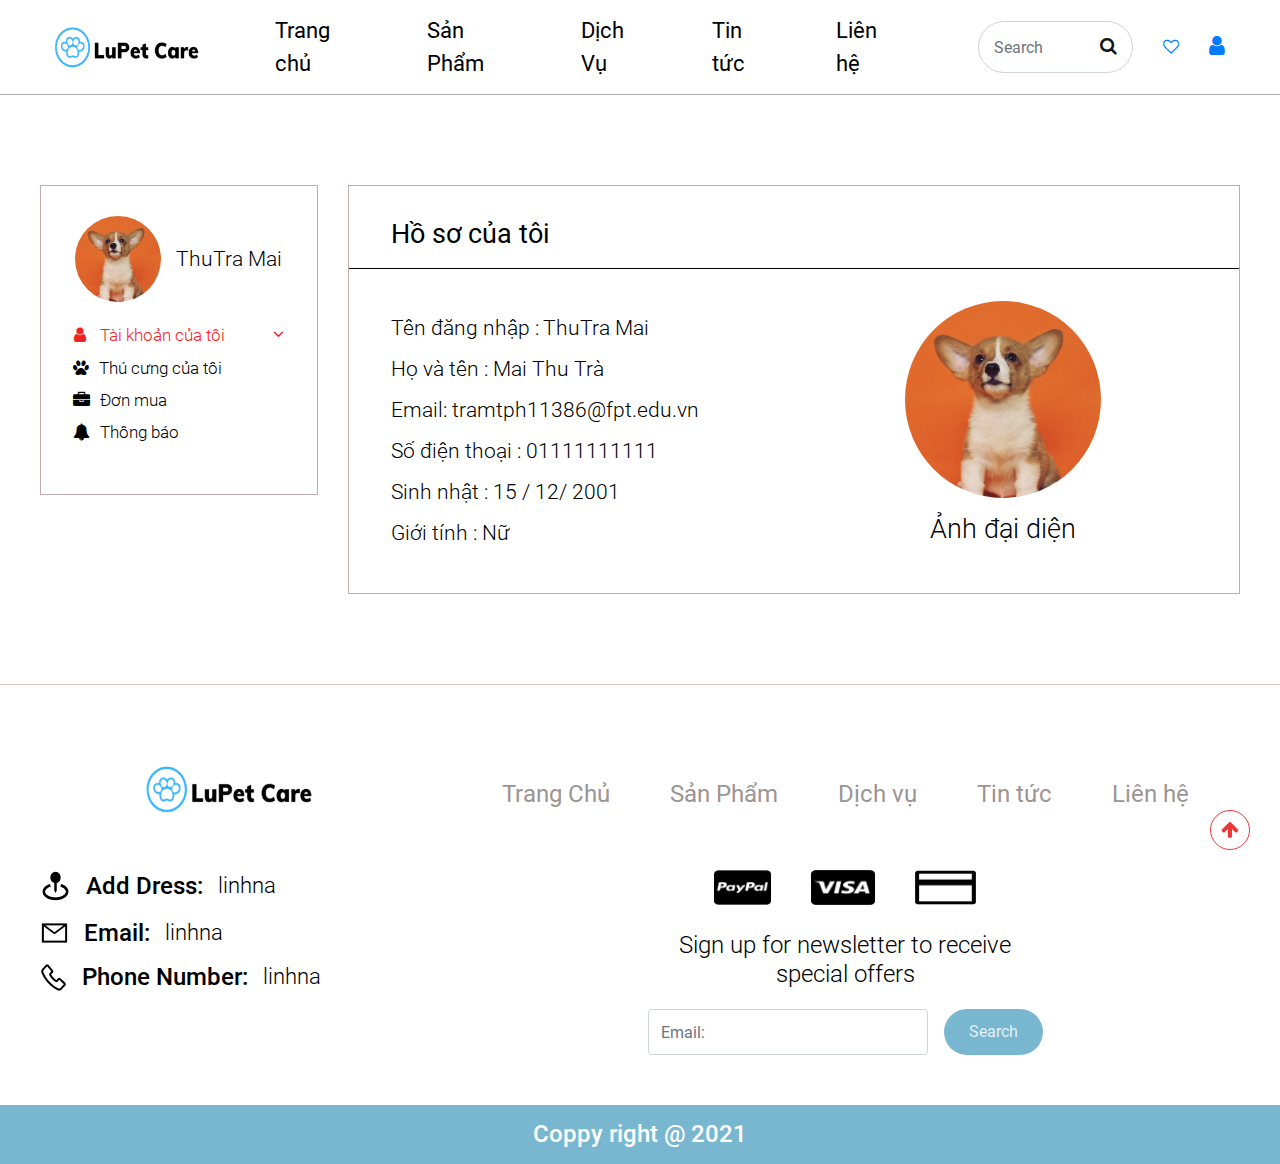
<file: my-account.html>
<!DOCTYPE html>
<html lang="vi">

    <head>
        <meta name="viewport" content="width=device-width, initial-scale=1,
            viewport-fit=cover" />
        <meta http-equiv="Content-Type" content="text/html; charset=utf-8" />
        <title>My Account</title>
        <link rel="stylesheet" href="theme/frontend/css/fomart.css" />
        <link rel="stylesheet" href="theme/frontend/css/bootstrap.min.css" />
        <link rel="stylesheet" href="theme/frontend/css/font-awesome.min.css" />
        <!-- <link rel="stylesheet" href="theme/frontend/css/swiper.min.css" /> -->
        <link rel="stylesheet"
            href="https://unpkg.com/swiper/swiper-bundle.min.css" />
        <link rel="stylesheet" href="theme/frontend/css/style.css" />
        <link rel="stylesheet" href="theme/frontend/css/main.css" />
        <link rel="stylesheet" href="theme/frontend/css/my-account.css" />
    </head>

    <body class="scrollstyle1">
        <section class="header">
            <div class="header-top smooth">
                <div class="container-fluid">
                    <div class="row align-content-center
                        justify-content-between">
                        <div class="col-4 lo-go-none d-block d-lg-none">
                            <a href="index.html" title="Trang chủ" class="img_
                                d-block logo-1"> <img loading='lazy'
                                    src='theme/frontend/images/logo.png' alt=''
                                    title='' /> </a>
                        </div>

                        <div class="col-4 d-flex d-lg-none align-items-center
                            justify-content-end">

                            <i class="fa fa-bars
                                show_menu h-icon" aria-hidden="true"></i> </div>
                    </div>
                </div>
            </div>
            <div class="header-body">
                <div class="container-fluid container-padding">
                    <div class="row nav-menu">
                        <div class="col-12 col-lg-2">
                            <a href="./index.html" title="Trang chủ" class="img_ d-block
                                logo"> <img loading='lazy'
                                    src='theme/frontend/images/logo.png' alt=''
                                    title='' /> </a>
                        </div>
                        <div class="col-12 col-lg-7">
                            <div class="menu menu-desktop">
                                <ul>
                                    <li><a rel=""  href="./index.html">Trang
                                            chủ</a></li>
                                    <li>
                                        <a href="#">Sản Phẩm</a>
                                        <ul>
                                            <li>
                                                <a rel="" href="#">Sản Phẩm 11 1</a>
                                            </li>
                                            <li>
                                                <a href="#">Sản Phẩm 2.1</a>
                                                <ul>
                                                    <li><a rel="" href="#">Sản
                                                            Phẩm 2-2</a></li>
                                                </ul>
                                            </li>
                                        </ul>
                                    </li>
                                    <li><a href="./list-service.html" >Dịch Vụ</a></li>
                                    <li><a rel="" href="#">Tin tức</a></li>
                                    <li><a rel="" href="#">Liên hệ</a></li>
                                </ul>

                            </div>
                        </div>
                        <div class="col-12 col-lg-3">

                            <div class="header-icon container">
                                <div class="row align-items-center">
                                    <div class="col-md-8">
                                        <div class="search d-flex
                                            align-items-center">
                                            <input class="form-control me-2
                                                form-input"
                                                type="search"
                                                placeholder="Search"
                                                aria-label="Search">
                                            <i class="fa fa-search icon-search"
                                                aria-hidden="true"></i>
                                        </div>
                                    </div>
                                    <div class="col-md-2 d-flex justify-content-center">
                                        <a href="./shoppingcart.html">
                                        <i
                                        class="fa fa-heart-o"
                                        aria-hidden="true"></i>
                                    </a>
                                    </div>
                                    <div class="col-md-2 d-flex justify-content-center">
                                        <a href="./my-account.html" >
                                        <i class="fa fa-user icon-hd"
                                            aria-hidden="true"></i>
                                        </a>
                                    </div>


                                </div>


                            </div>
                        </div>
                    </div>
                    <div class="bg-menu"> <i class="fa fa-times"></i> </div>
                </div>

            </div>

        </section>
        <section class="my-account">
            <div class="container-fluid container-padding">
                <div class="row">
                    <div class="col-12 col-md-3">
                        <div class="cate-account">
                            <div class="name d-flex align-items-center
                                justify-content-center">
                                <div class="images">
                                    <img
                                        src="theme/frontend/images/img-hot_service.png"
                                        alt="" srcset="">
                                </div>
                                <span class="title">ThuTra Mai</span>
                            </div>
                            <div class="list-cateaccount">
                                <div class="accordion my-3"
                                    id="accordionExample">

                                    <div class="card border-0 list-item">
                                        <div class="card-header p-0"
                                            id="headingOne">
                                            <h2 class="clearfix mb-0">
                                                <a class="btn btn-link d-block
                                                    text-left list-text acctive"
                                                    data-toggle="collapse"
                                                    data-target="#collapseOne"
                                                    aria-expanded="true"
                                                    aria-controls="collapseOne"><i
                                                        class="fa fa-user
                                                        icon-user"></i> Tài
                                                    khoản của tôi<i class="fa
                                                        fa-angle-down smooth
                                                        icon-down"></i></a>
                                            </h2>
                                        </div>
                                        <div id="collapseOne" class="collapse"
                                            aria-labelledby="headingOne"
                                            data-parent="#accordionExample">
                                            <div class="card-body">
                                                <ul>
                                                    <li><a href="#"
                                                            class="acctive">Hồ
                                                            sơ</a></li>
                                                    <li><a href="#">Đổi thông
                                                            tin</a></li>

                                                    <li><a href="#">Đổi mật khẩu</a></li>
                                                </ul>
                                            </div>
                                        </div>
                                    </div>
                                    <a href="./pet-acc.html" class="list-text t-lisst
                                        d-block"><i class="fa fa-paw icon-user"
                                            aria-hidden="true"></i>Thú cưng của
                                        tôi </a>
                                    <a href="./change-account.html" class="list-text t-lisst
                                        d-block"><i class="fa fa-briefcase
                                            icon-user"
                                            aria-hidden="true"></i>Đơn mua </a>
                                    <a href="./purchase-order.html" class="list-text t-lisst
                                        d-block"><i class="fa fa-bell icon-user"
                                            aria-hidden="true"></i>Thông báo
                                    </a>
                                </div>
                            </div>
                        </div>

                    </div>
                    <div class="col-12 col-md-9">
                        <div class="content-account">
                            <div class="title-content">
                                <span class="text">Hồ sơ của tôi</span>
                            </div>
                            <div class="content-account-list">
                                <div class="row">
                                    <div class="col-12 col-md-6">
                                        <div class="item">
                                            <span class="title t-text">Tên đăng
                                                nhập :</span>
                                            <span class="sub t-text"> ThuTra Mai</span>
                                        </div>
                                        <div class="item">
                                            <span class="title t-text">Họ và tên
                                                : </span>
                                            <span class="sub t-text"> Mai Thu
                                                Trà</span>
                                        </div>
                                        <div class="item">
                                            <span class="title t-text">Email:
                                            </span>
                                            <span class="sub t-text">tramtph11386@fpt.edu.vn</span>
                                        </div>
                                        <div class="item">
                                            <span class="title t-text">Số điện
                                                thoại : </span>
                                            <span class="sub t-text">
                                                01111111111</span>
                                        </div>
                                        <div class="item">
                                            <span class="title t-text">Sinh nhật
                                                : </span>
                                            <span class="sub t-text">15 / 12/
                                                2001</span>
                                        </div>
                                        <div class="item">
                                            <span class="title t-text">Giới tính
                                                : </span>
                                            <span class="sub t-text">Nữ</span>
                                        </div>
                                    </div>
                                    <div class="col-12 col-md-6">
                                        <div class="images">

                                            <img
                                                src="theme/frontend/images/img-hot_service.png"
                                                alt="" class="img d-block">
                                            <p class="title d-block">Ảnh đại
                                                diện</p>
                                        </div>
                                    </div>
                                </div>
                            </div>
                        </div>
                    </div>
                </div>
            </div>
        </section>
        <section class="footer">
            <div class="footer-top">

                <div class="container-fluid container-padding">
                    <div class="row">
                        <div class="col-12 col-md-4">
                            <a href="#" class="f-logo d-block text-center">
                                <img src="theme/frontend/images/logo.png" alt=""
                                    class="w-50">
                            </a>
                            <div class="address item-ft">
                                <div class="item">
                                    <p class="d-flex align-items-center mt-3">
                                        <img src="theme/frontend/images/map.png"
                                            alt=""
                                            srcset=""> <span class="name">Add
                                            Dress:</span>
                                        <span class="sub">linhna</span>
                                    </p>
                                </div>
                            </div>
                            <div class="email item-ft">
                                <div class="item">
                                    <p class="d-flex align-items-center mt-3">
                                        <img
                                            src="theme/frontend/images/email.png"
                                            alt=""
                                            srcset=""> <span class="name">Email:</span>
                                        <span class="sub">linhna</span>
                                    </p>
                                </div>
                            </div>
                            <div class="phone item-ft">
                                <div class="item">
                                    <p class="d-flex align-items-center mt-3">
                                        <img
                                            src="theme/frontend/images/akar-icons_phone.png"
                                            alt=""
                                            srcset=""> <span class="name">Phone
                                            Number:</span>
                                        <span class="sub">linhna</span>
                                    </p>
                                </div>
                            </div>
                        </div>
                        <div class="col-12 col-md-8">
                            <div class="menu-ft">
                                <ul class="d-flex justify-content-center">
                                    <li><a href="#">Trang Chủ </a></li>
                                    <li><a href="#">Sản Phẩm </a></li>
                                    <li><a href="#">Dịch vụ </a></li>
                                    <li><a href="#">Tin tức </a></li>
                                    <li><a href="#">Liên hệ</a></li>
                                </ul>
                            </div>
                            <div class="pay">
                                <ul class="d-flex justify-content-center">
                                    <li><img
                                            src="theme/frontend/images/paypal.png"
                                            alt="" class="pay-icon"></li>
                                    <li><img
                                            src="theme/frontend/images/visa.png"
                                            alt="" class="pay-icon"></li>
                                    <li><img
                                            src="theme/frontend/images/card.png"
                                            alt="" class="pay-icon"></li>
                                </ul>
                            </div>
                            <div class="btn-email">
                                <span class="text">
                                    Sign up for newsletter to receive special
                                    offers
                                </span>
                                <form class="d-flex btn-form">
                                    <input class="form-control me-2 mr-3
                                        input-email" type="email"
                                        placeholder="Email:"
                                        aria-label="Search">
                                    <button class="btn btn-outline-success
                                        email-btn" type="submit">Search</button>
                                </form>
                            </div>
                        </div>
                    </div>
                </div>
            </div>
            <div class="footer-bottom">
                <span class="text">Coppy right @ 2021</span>
            </div>
        </section>

        <span class="back-to-top"><i class="fa fa-arrow-up" aria-hidden="true"></i></span>
        <!-- <script src="theme/frontend/js/jquery-3.4.1.min.js" defer></script> -->
        <script src="https://code.jquery.com/jquery-3.5.1.min.js"></script>
        <!-- <script src="theme/frontend/js/swiper.min.js" defer></script> -->
        <script src="https://unpkg.com/swiper/swiper-bundle.min.js"></script>
        <script src="theme/frontend/js/bootstrap.min.js" defer></script>
        <script src="theme/frontend/js/safepad.js"></script>
    </body>

</html>
</file>
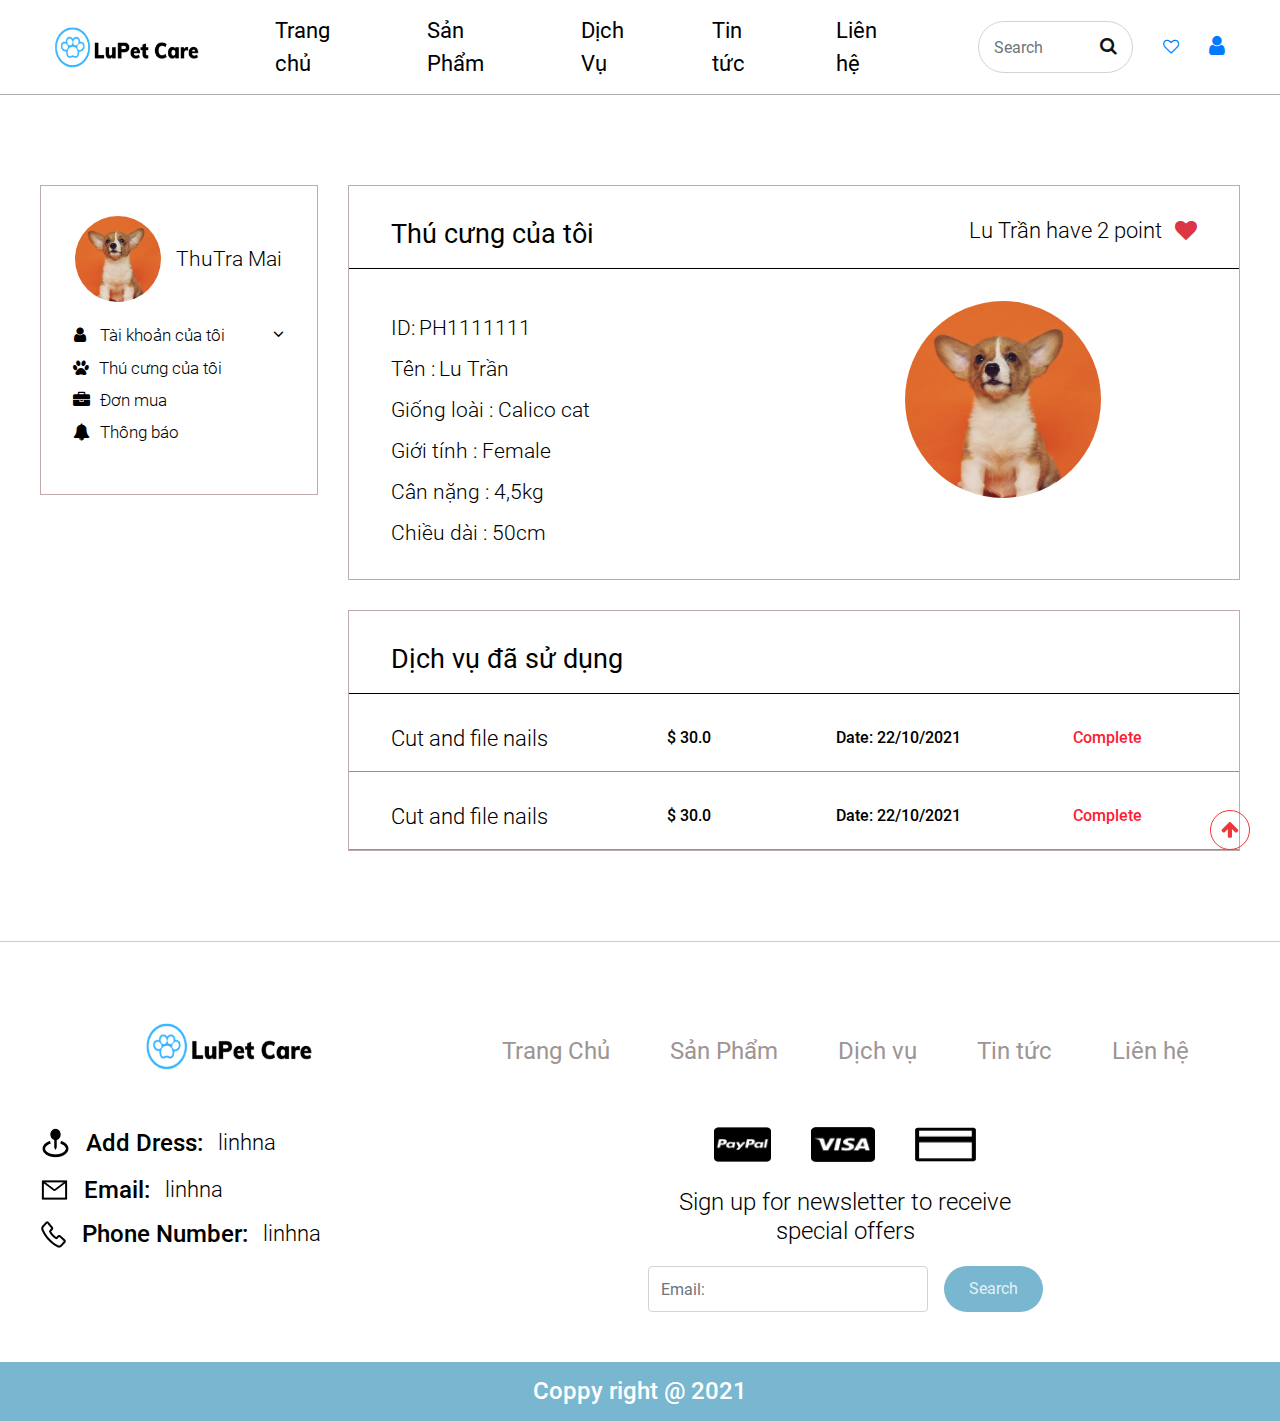
<file: pet-acc.html>
<!DOCTYPE html>
<html lang="vi">
  <head>
    <meta
      name="viewport"
      content="width=device-width, initial-scale=1,
            viewport-fit=cover"
    />
    <meta http-equiv="Content-Type" content="text/html; charset=utf-8" />
    <title>Pet Acc</title>
    <link rel="stylesheet" href="theme/frontend/css/fomart.css" />
    <link rel="stylesheet" href="theme/frontend/css/bootstrap.min.css" />
    <link rel="stylesheet" href="theme/frontend/css/font-awesome.min.css" />
    <!-- <link rel="stylesheet" href="theme/frontend/css/swiper.min.css" /> -->
    <link
      rel="stylesheet"
      href="https://unpkg.com/swiper/swiper-bundle.min.css"
    />
    <link rel="stylesheet" href="theme/frontend/css/style.css" />
    <link rel="stylesheet" href="theme/frontend/css/main.css" />
    <link rel="stylesheet" href="theme/frontend/css/my-account.css" />
  </head>

  <body class="scrollstyle1">
    <section class="header">
        <div class="header-top smooth">
            <div class="container-fluid">
                <div class="row align-content-center
                    justify-content-between">
                    <div class="col-4 lo-go-none d-block d-lg-none">
                        <a href="index.html" title="Trang chủ" class="img_
                            d-block logo-1"> <img loading='lazy'
                                src='theme/frontend/images/logo.png' alt=''
                                title='' /> </a>
                    </div>

                    <div class="col-4 d-flex d-lg-none align-items-center
                        justify-content-end">

                        <i class="fa fa-bars
                            show_menu h-icon" aria-hidden="true"></i> </div>
                </div>
            </div>
        </div>
        <div class="header-body">
            <div class="container-fluid container-padding">
                <div class="row nav-menu">
                    <div class="col-12 col-lg-2">
                        <a href="./index.html" title="Trang chủ" class="img_ d-block
                            logo"> <img loading='lazy'
                                src='theme/frontend/images/logo.png' alt=''
                                title='' /> </a>
                    </div>
                    <div class="col-12 col-lg-7">
                        <div class="menu menu-desktop">
                            <ul>
                                <li><a rel=""  href="#">Trang
                                        chủ</a></li>
                                <li>
                                    <a href="#">Sản Phẩm</a>
                                    <ul>
                                        <li>
                                            <a rel="" href="#">Sản Phẩm 11 1</a>
                                        </li>
                                        <li>
                                            <a href="#">Sản Phẩm 2.1</a>
                                            <ul>
                                                <li><a rel="" href="#">Sản
                                                        Phẩm 2-2</a></li>
                                            </ul>
                                        </li>
                                    </ul>
                                </li>
                                <li><a href="./list-service.html" >Dịch Vụ</a></li>
                                <li><a rel="" href="#">Tin tức</a></li>
                                <li><a rel="" href="#">Liên hệ</a></li>
                            </ul>

                        </div>
                    </div>
                    <div class="col-12 col-lg-3">

                        <div class="header-icon container">
                            <div class="row align-items-center">
                                <div class="col-md-8">
                                    <div class="search d-flex
                                        align-items-center">
                                        <input class="form-control me-2
                                            form-input"
                                            type="search"
                                            placeholder="Search"
                                            aria-label="Search">
                                        <i class="fa fa-search icon-search"
                                            aria-hidden="true"></i>
                                    </div>
                                </div>
                                <div class="col-md-2 d-flex justify-content-center">
                                    <a href="./shoppingcart.html">
                                    <i
                                    class="fa fa-heart-o"
                                    aria-hidden="true"></i>
                                </a>
                                </div>
                                <div class="col-md-2 d-flex justify-content-center">
                                    <a href="./my-account.html" >
                                    <i class="fa fa-user icon-hd"
                                        aria-hidden="true"></i>
                                    </a>
                                </div>


                            </div>


                        </div>
                    </div>
                </div>
                <div class="bg-menu"> <i class="fa fa-times"></i> </div>
            </div>

        </div>

    </section>
    <section class="my-account">
      <div class="container-fluid container-padding">
        <div class="row">
          <div class="col-12 col-md-3">
            <div class="cate-account">
              <div
                class="name d-flex align-items-center justify-content-center"
              >
                <div class="images">
                  <img
                    src="theme/frontend/images/img-hot_service.png"
                    alt=""
                    srcset=""
                  />
                </div>
                <span class="title">ThuTra Mai</span>
              </div>
              <div class="list-cateaccount">
                <div class="accordion my-3" id="accordionExample">
                  <div class="card border-0 list-item">
                    <div class="card-header p-0" id="headingOne">
                      <h2 class="clearfix mb-0">
                        <a 
                          class="btn btn-link d-block text-left list-text"
                          data-toggle="collapse"
                          data-target="#collapseOne"
                          aria-expanded="true"
                          aria-controls="collapseOne"
                          ><i class="fa fa-user icon-user"></i> Tài khoản của
                          tôi<i class="fa fa-angle-down smooth icon-down"></i
                        ></a>
                      </h2>
                    </div>
                    <div
                      id="collapseOne"
                      class="collapse"
                      aria-labelledby="headingOne"
                      data-parent="#accordionExample"
                    >
                      <div class="card-body">
                        <ul>
                          <li><a href="./my-account.html">Hồ sơ</a></li>
                          <li><a href="#">Đổi thông tin</a></li>

                          <li><a href="#">Đổi mật khẩu</a></li>
                        </ul>
                      </div>
                    </div>
                  </div>
                  <a href="./pet-acc.html" class="list-text t-lisst
                  d-block"><i class="fa fa-paw icon-user"
                      aria-hidden="true"></i>Thú cưng của
                  tôi </a>
              <a href="./change-account.html" class="list-text t-lisst
                  d-block"><i class="fa fa-briefcase
                      icon-user"
                      aria-hidden="true"></i>Đơn mua </a>
              <a href="./purchase-order.html" class="list-text t-lisst
                  d-block"><i class="fa fa-bell icon-user"
                      aria-hidden="true"></i>Thông báo
              </a>
                </div>
              </div>
            </div>
          </div>
          <div class="col-12 col-md-9">
            <div class="content-account">
              <div class="title-content d-flex justify-content-between">
                <span class="text">Thú cưng của tôi</span>
                <span class="sub"
                  >Lu Trần have 2 point
                  <i class="fa fa-heart pl-2 text-danger" aria-hidden="true"></i
                ></span>
              </div>
              <div class="content-account-list">
                <div class="row">
                  <div class="col-12 col-md-6">
                    <div class="item">
                      <span class="title t-text">ID:</span>
                      <span class="sub t-text"> PH1111111</span>
                    </div>
                    <div class="item">
                      <span class="title t-text">Tên :</span>
                      <span class="sub t-text"> Lu Trần</span>
                    </div>
                    <div class="item">
                      <span class="title t-text">Giống loài : </span>
                      <span class="sub t-text"> Calico cat</span>
                    </div>
                    <div class="item">
                      <span class="title t-text">Giới tính : </span>
                      <span class="sub t-text"> Female</span>
                    </div>
                    <div class="item">
                      <span class="title t-text">Cân nặng : </span>
                      <span class="sub t-text"> 4,5kg</span>
                    </div>
                    <div class="item">
                      <span class="title t-text">Chiều dài : </span>
                      <span class="sub t-text">50cm</span>
                    </div>
                  </div>
                  <div class="col-12 col-md-6">
                    <div class="images">
                      <img
                        src="theme/frontend/images/img-hot_service.png"
                        alt=""
                        class="img d-block"
                      />
                    </div>
                  </div>
                </div>
              </div>
            </div>
            <div class="pet-acc">
              <div class="title-pet">
                <span class="text-pet_acc">Dịch vụ đã sử dụng</span>
              </div>
              <div class="content-pet_acc">
                <div class="item-pet_acc">
                  <div class="row">
                    <div class="col-3">
                      <span class="name-pet_acc">Cut and file nails</span>
                    </div>
                    <div class="col-3 text-center">
                      <span class="price-pet_acc">$ 30.0</span>
                    </div>
                    <div class="col-3 text-center">
                      <span class="date-pet_acc">Date: 22/10/2021</span>
                    </div>
                    <div class="col-3 text-center">
                      <span class="status-complete">Complete</span>
                    </div>
                  </div>
                </div>
                <div class="item-pet_acc">
                  <div class="row">
                    <div class="col-3">
                      <span class="name-pet_acc">Cut and file nails</span>
                    </div>
                    <div class="col-3 text-center">
                      <span class="price-pet_acc">$ 30.0</span>
                    </div>
                    <div class="col-3 text-center">
                      <span class="date-pet_acc">Date: 22/10/2021</span>
                    </div>
                    <div class="col-3 text-center">
                      <span class="status-complete">Complete</span>
                    </div>
                  </div>
                </div>
              </div>
            </div>
          </div>
        </div>
      </div>
    </section>
    <section class="footer">
      <div class="footer-top">
        <div class="container-fluid container-padding">
          <div class="row">
            <div class="col-12 col-md-4">
              <a href="#" class="f-logo d-block text-center">
                <img src="theme/frontend/images/logo.png" alt="" class="w-50" />
              </a>
              <div class="address item-ft">
                <div class="item">
                  <p class="d-flex align-items-center mt-3">
                    <img src="theme/frontend/images/map.png" alt="" srcset="" />
                    <span class="name">Add Dress:</span>
                    <span class="sub">linhna</span>
                  </p>
                </div>
              </div>
              <div class="email item-ft">
                <div class="item">
                  <p class="d-flex align-items-center mt-3">
                    <img
                      src="theme/frontend/images/email.png"
                      alt=""
                      srcset=""
                    />
                    <span class="name">Email:</span>
                    <span class="sub">linhna</span>
                  </p>
                </div>
              </div>
              <div class="phone item-ft">
                <div class="item">
                  <p class="d-flex align-items-center mt-3">
                    <img
                      src="theme/frontend/images/akar-icons_phone.png"
                      alt=""
                      srcset=""
                    />
                    <span class="name">Phone Number:</span>
                    <span class="sub">linhna</span>
                  </p>
                </div>
              </div>
            </div>
            <div class="col-12 col-md-8">
              <div class="menu-ft">
                <ul class="d-flex justify-content-center">
                  <li><a href="#">Trang Chủ </a></li>
                  <li><a href="#">Sản Phẩm </a></li>
                  <li><a href="#">Dịch vụ </a></li>
                  <li><a href="#">Tin tức </a></li>
                  <li><a href="#">Liên hệ</a></li>
                </ul>
              </div>
              <div class="pay">
                <ul class="d-flex justify-content-center">
                  <li>
                    <img
                      src="theme/frontend/images/paypal.png"
                      alt=""
                      class="pay-icon"
                    />
                  </li>
                  <li>
                    <img
                      src="theme/frontend/images/visa.png"
                      alt=""
                      class="pay-icon"
                    />
                  </li>
                  <li>
                    <img
                      src="theme/frontend/images/card.png"
                      alt=""
                      class="pay-icon"
                    />
                  </li>
                </ul>
              </div>
              <div class="btn-email">
                <span class="text">
                  Sign up for newsletter to receive special offers
                </span>
                <form class="d-flex btn-form">
                  <input
                    class="form-control me-2 mr-3 input-email"
                    type="email"
                    placeholder="Email:"
                    aria-label="Search"
                  />
                  <button
                    class="btn btn-outline-success email-btn"
                    type="submit"
                  >
                    Search
                  </button>
                </form>
              </div>
            </div>
          </div>
        </div>
      </div>
      <div class="footer-bottom">
        <span class="text">Coppy right @ 2021</span>
      </div>
    </section>

    <span class="back-to-top"
      ><i class="fa fa-arrow-up" aria-hidden="true"></i
    ></span>
    <!-- <script src="theme/frontend/js/jquery-3.4.1.min.js" defer></script> -->
    <script src="https://code.jquery.com/jquery-3.5.1.min.js"></script>
    <!-- <script src="theme/frontend/js/swiper.min.js" defer></script> -->
    <script src="https://unpkg.com/swiper/swiper-bundle.min.js"></script>
    <script src="theme/frontend/js/bootstrap.min.js" defer></script>
    <script src="theme/frontend/js/safepad.js"></script>
  </body>
</html>
</file>
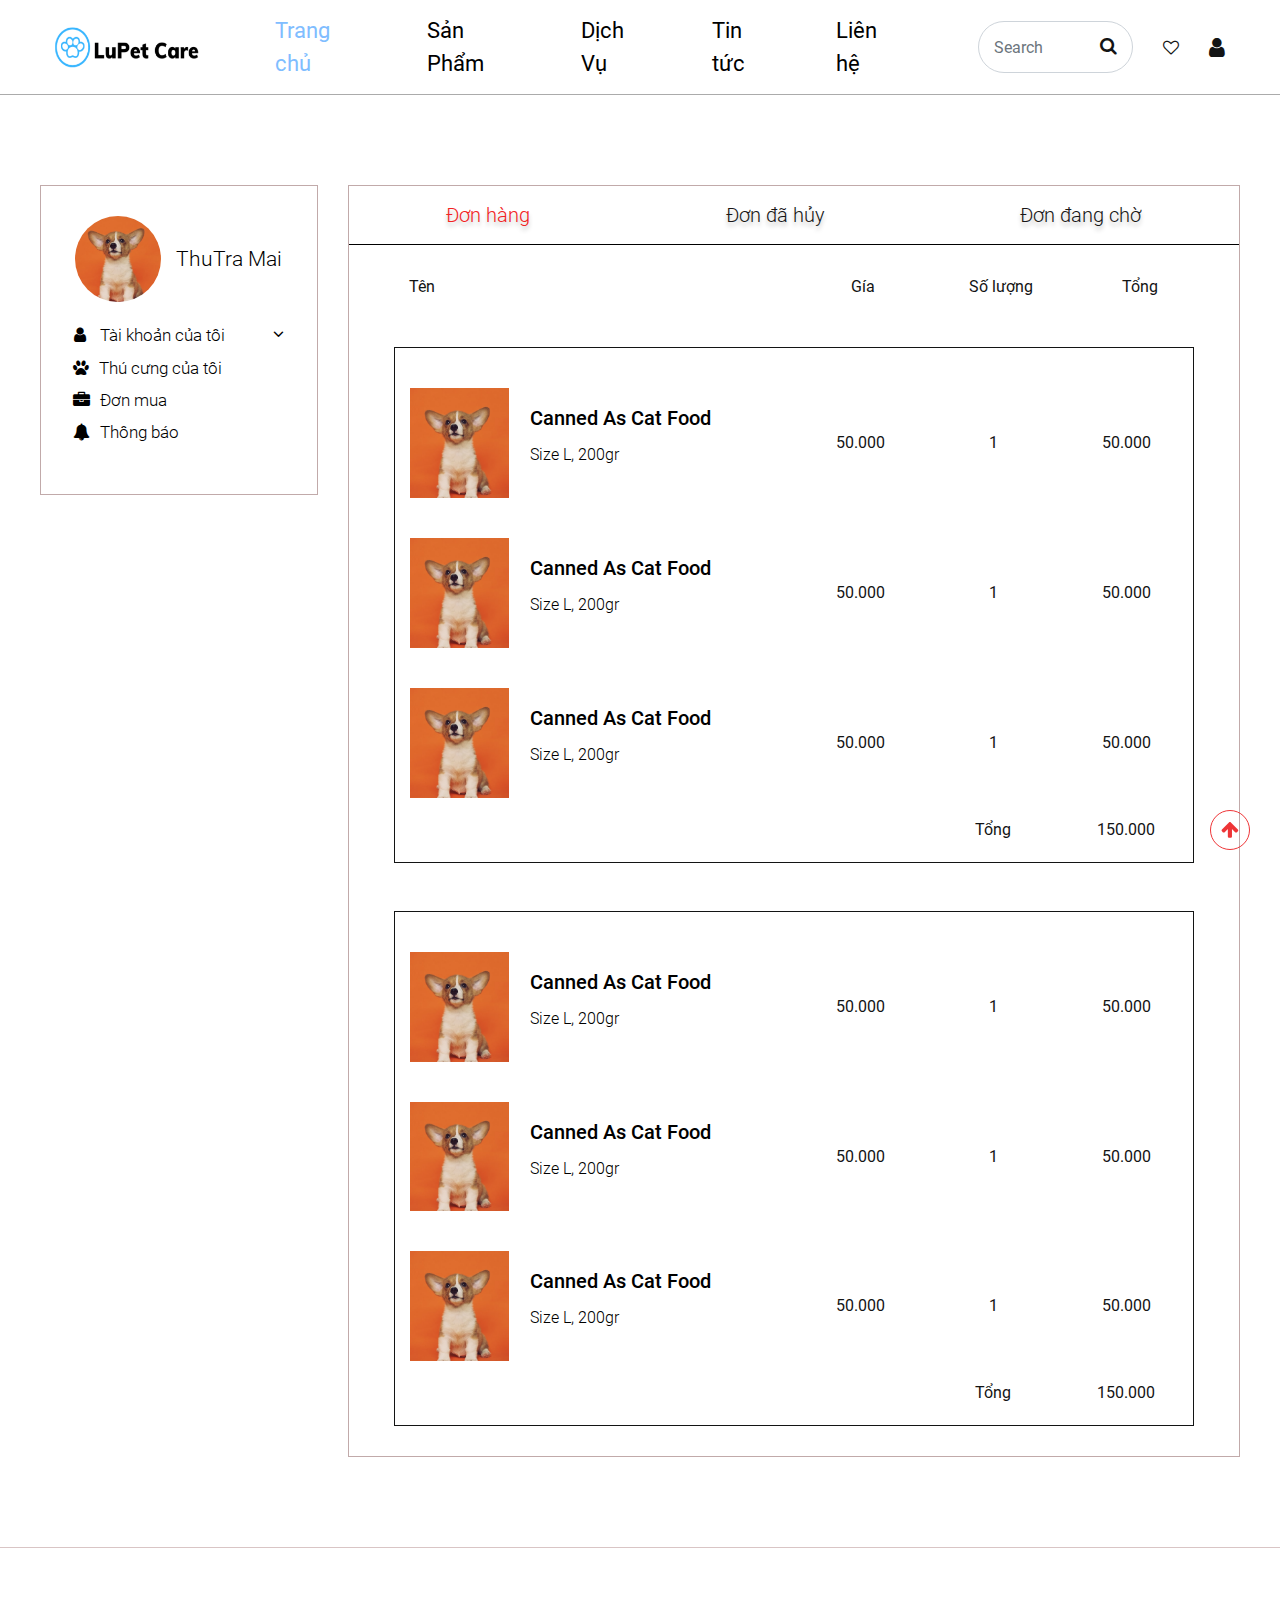
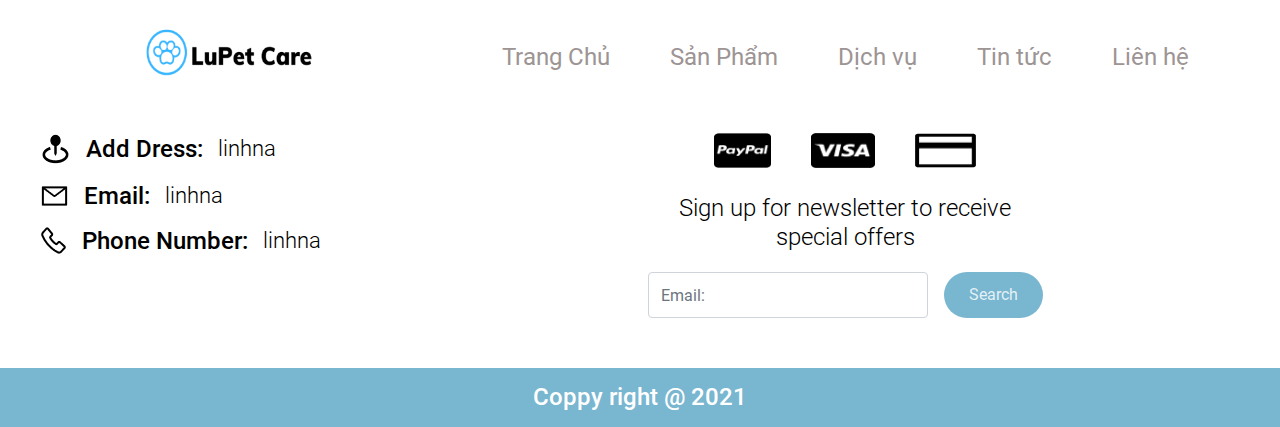
<file: purchase-order.html>
<!DOCTYPE html>
<html lang="vi">
  <head>
    <meta
      name="viewport"
      content="width=device-width, initial-scale=1,
            viewport-fit=cover"
    />
    <meta http-equiv="Content-Type" content="text/html; charset=utf-8" />
    <title>Purchase Order</title>
    <link rel="stylesheet" href="theme/frontend/css/fomart.css" />
    <link rel="stylesheet" href="theme/frontend/css/bootstrap.min.css" />
    <link rel="stylesheet" href="theme/frontend/css/font-awesome.min.css" />
    <!-- <link rel="stylesheet" href="theme/frontend/css/swiper.min.css" /> -->
    <link
      rel="stylesheet"
      href="https://unpkg.com/swiper/swiper-bundle.min.css"
    />
    <link rel="stylesheet" href="theme/frontend/css/style.css" />
    <link rel="stylesheet" href="theme/frontend/css/main.css" />
    <link rel="stylesheet" href="theme/frontend/css/purchase-order.css" />
  </head>

  <body class="scrollstyle1">
    <section class="header">
      <div class="header-top smooth">
        <div class="container-fluid">
          <div class="row align-content-center justify-content-between">
            <div class="col-4 lo-go-none d-block d-lg-none">
              <a
                href="index.html"
                title="Trang chủ"
                class="img_ d-block logo-1"
              >
                <img
                  loading="lazy"
                  src="theme/frontend/images/logo.png"
                  alt=""
                  title=""
                />
              </a>
            </div>

            <div
              class="
                col-4
                d-flex d-lg-none
                align-items-center
                justify-content-end
              "
            >
              <i class="fa fa-bars show_menu h-icon" aria-hidden="true"></i>
            </div>
          </div>
        </div>
      </div>
      <div class="header-body">
        <div class="container-fluid container-padding">
          <div class="row nav-menu">
            <div class="col-12 col-lg-2">
              <a href="#" title="Trang chủ" class="img_ d-block logo">
                <img
                  loading="lazy"
                  src="theme/frontend/images/logo.png"
                  alt=""
                  title=""
                />
              </a>
            </div>
            <div class="col-12 col-lg-7">
              <div class="menu menu-desktop">
                <ul>
                  <li><a rel="" class="active" href="./index.html">Trang chủ</a></li>
                  <li>
                    <a href="#">Sản Phẩm</a>
                    <ul>
                      <li>
                        <a rel="" href="#">Sản Phẩm 1</a>
                      </li>
                      <li>
                        <a href="#">Sản Phẩm 2</a>
                        <ul>
                          <li><a rel="" href="#">Sản Phẩm 2-2</a></li>
                        </ul>
                      </li>
                    </ul>
                  </li>
                  <li><a href="#">Dịch Vụ</a></li>
                  <li><a rel="" href="#">Tin tức</a></li>
                  <li><a rel="" href="#">Liên hệ</a></li>
                </ul>
              </div>
            </div>
            <div class="col-12 col-lg-3">
              <div class="header-icon container">
                <div class="row align-items-center">
                  <div class="col-md-8">
                    <div class="search d-flex align-items-center">
                      <input
                        class="form-control me-2 form-input"
                        type="search"
                        placeholder="Search"
                        aria-label="Search"
                      />
                      <i
                        class="fa fa-search icon-search"
                        aria-hidden="true"
                      ></i>
                    </div>
                  </div>
                  <div class="col-md-2 d-flex justify-content-center">
                    <i class="fa fa-heart-o" aria-hidden="true"></i>
                  </div>
                  <div class="col-md-2 d-flex justify-content-center">
                    <i class="fa fa-user icon-hd" aria-hidden="true"></i>
                  </div>
                </div>
              </div>
            </div>
          </div>
          <div class="bg-menu"><i class="fa fa-times"></i></div>
        </div>
      </div>
    </section>
    <section class="my-account">
      <div class="container-fluid container-padding">
        <div class="row">
          <div class="col-12 col-md-3">
            <div class="cate-account">
              <div
                class="name d-flex align-items-center justify-content-center"
              >
                <div class="images">
                  <img
                    src="theme/frontend/images/img-hot_service.png"
                    alt=""
                    srcset=""
                  />
                </div>
                <span class="title">ThuTra Mai</span>
              </div>
              <div class="list-cateaccount">
                <div class="accordion my-3" id="accordionExample">
                  <div class="card border-0 list-item">
                    <div class="card-header p-0" id="headingOne">
                      <h2 class="clearfix mb-0">
                        <a
                          class="btn btn-link d-block text-left list-text"
                          data-toggle="collapse"
                          data-target="#collapseOne"
                          aria-expanded="true"
                          aria-controls="collapseOne"
                          ><i class="fa fa-user icon-user"></i> Tài khoản của
                          tôi<i class="fa fa-angle-down smooth icon-down"></i
                        ></a>
                      </h2>
                    </div>
                    <div
                      id="collapseOne"
                      class="collapse"
                      aria-labelledby="headingOne"
                      data-parent="#accordionExample"
                    >
                      <div class="card-body">
                        <ul>
                          <li>
                            <a href="#">Hồ sơ</a>
                          </li>
                          <li><a href="#">Đổi thông tin</a></li>

                          <li><a href="#">Đổi mật khẩu</a></li>
                        </ul>
                      </div>
                    </div>
                  </div>
                  <a href="./pet-acc.html" class="list-text t-lisst
                  d-block"><i class="fa fa-paw icon-user"
                      aria-hidden="true"></i>Thú cưng của
                  tôi </a>
              <a href="./change-account.html" class="list-text t-lisst
                  d-block"><i class="fa fa-briefcase
                      icon-user"
                      aria-hidden="true"></i>Đơn mua </a>
              <a href="./purchase-order.html" class="list-text t-lisst
                  d-block"><i class="fa fa-bell icon-user"
                      aria-hidden="true"></i>Thông báo
              </a>
                </div>
              </div>
            </div>
          </div>
          <div class="col-12 col-md-9">
            <div class="content-purchase">
              <ul class="nav nav-tabs justify-content-around" role="tablist">
                <li class="nav-item">
                  <a
                    class="nav-link active"
                    data-toggle="tab"
                    href="#order"
                    role="tab"
                    >Đơn hàng</a
                  >
                </li>
                <li class="nav-item">
                  <a
                    class="nav-link"
                    data-toggle="tab"
                    href="#cancel"
                    role="tab"
                    >Đơn đã hủy</a
                  >
                </li>
                <li class="nav-item">
                  <a
                    class="nav-link"
                    data-toggle="tab"
                    href="#pending"
                    role="tab"
                    >Đơn đang chờ</a
                  >
                </li>
              </ul>
              <!-- Tab panes -->
              <div class="tab-content">
                <div class="tab-pane active" id="order" role="tabpanel">
                  <div class="order-cand">
                    <div class="br-table">
                      <div class="container">
                        <div class="title">
                          <div class="row">
                            <div class="col-6 d-block">
                              <span class="text tf-3 d-block">Tên</span>
                            </div>
                            <div class="col-2">
                              <span class="text text-center d-block">Gía</span>
                            </div>
                            <div class="col-2">
                              <span class="text text-center d-block"
                                >Số lượng</span
                              >
                            </div>
                            <div class="col-2">
                              <span class="text text-center d-block">Tổng</span>
                            </div>
                          </div>
                        </div>
                        <div class="p-content mt-5">
                          <div class="container">
                            <div class="item">
                              <div class="row">
                                <div class="col-6">
                                  <div class="items d-flex align-items-center">
                                    <div class="images-service">
                                      <img
                                        src="theme/frontend/images/img-hot_service.png"
                                        alt=""
                                        srcset=""
                                      />
                                    </div>
                                    <div class="iten-text">
                                      <a href="#" class="title"
                                        >Canned As Cat Food</a
                                      >
                                      <p class="note mt-3">
                                        <span class="size">Size L</span>,
                                        <span class="weight">200gr</span>
                                      </p>
                                    </div>
                                  </div>
                                </div>
                                <div class="col-2">
                                  <span
                                    class="
                                      price
                                      d-flex
                                      justify-content-center
                                      align-items-center
                                      t-fle
                                    "
                                    >50.000</span
                                  >
                                </div>
                                <div class="col-2">
                                  <span
                                    class="
                                      number
                                      d-flex
                                      justify-content-center
                                      align-items-center
                                      t-fle
                                    "
                                    >1</span
                                  >
                                </div>
                                <div class="col-2">
                                  <span
                                    class="
                                      total
                                      d-flex
                                      justify-content-center
                                      align-items-center
                                      t-fle
                                    "
                                    >50.000</span
                                  >
                                </div>
                              </div>
                            </div>
                            <div class="item">
                              <div class="row">
                                <div class="col-6">
                                  <div class="items d-flex align-items-center">
                                    <div class="images-service">
                                      <img
                                        src="theme/frontend/images/img-hot_service.png"
                                        alt=""
                                        srcset=""
                                      />
                                    </div>
                                    <div class="iten-text">
                                      <a href="#" class="title"
                                        >Canned As Cat Food</a
                                      >
                                      <p class="note mt-3">
                                        <span class="size">Size L</span>,
                                        <span class="weight">200gr</span>
                                      </p>
                                    </div>
                                  </div>
                                </div>
                                <div class="col-2">
                                  <span
                                    class="
                                      price
                                      d-flex
                                      justify-content-center
                                      align-items-center
                                      t-fle
                                    "
                                    >50.000</span
                                  >
                                </div>
                                <div class="col-2">
                                  <span
                                    class="
                                      number
                                      d-flex
                                      justify-content-center
                                      align-items-center
                                      t-fle
                                    "
                                    >1</span
                                  >
                                </div>
                                <div class="col-2">
                                  <span
                                    class="
                                      total
                                      d-flex
                                      justify-content-center
                                      align-items-center
                                      t-fle
                                    "
                                    >50.000</span
                                  >
                                </div>
                              </div>
                            </div>
                            <div class="item">
                              <div class="row">
                                <div class="col-6">
                                  <div class="items d-flex align-items-center">
                                    <div class="images-service">
                                      <img
                                        src="theme/frontend/images/img-hot_service.png"
                                        alt=""
                                        srcset=""
                                      />
                                    </div>
                                    <div class="iten-text">
                                      <a href="#" class="title"
                                        >Canned As Cat Food</a
                                      >
                                      <p class="note mt-3">
                                        <span class="size">Size L</span>,
                                        <span class="weight">200gr</span>
                                      </p>
                                    </div>
                                  </div>
                                </div>
                                <div class="col-2">
                                  <span
                                    class="
                                      price
                                      d-flex
                                      justify-content-center
                                      align-items-center
                                      t-fle
                                    "
                                    >50.000</span
                                  >
                                </div>
                                <div class="col-2">
                                  <span
                                    class="
                                      number
                                      d-flex
                                      justify-content-center
                                      align-items-center
                                      t-fle
                                    "
                                    >1</span
                                  >
                                </div>
                                <div class="col-2">
                                  <span
                                    class="
                                      total
                                      d-flex
                                      justify-content-center
                                      align-items-center
                                      t-fle
                                    "
                                    >50.000</span
                                  >
                                </div>
                              </div>
                            </div>
                            <div class="tong">
                              <div class="row">
                                <div class="col-2 offset-8">
                                  <span class="text text-center d-block"
                                    >Tổng</span
                                  >
                                </div>
                                <div class="col-2">
                                  <span class="number text-center d-block"
                                    >150.000</span
                                  >
                                </div>
                              </div>
                            </div>
                          </div>
                        </div>
                        <div class="p-content mt-5">
                          <div class="container">
                            <div class="item">
                              <div class="row">
                                <div class="col-6">
                                  <div class="items d-flex align-items-center">
                                    <div class="images-service">
                                      <img
                                        src="theme/frontend/images/img-hot_service.png"
                                        alt=""
                                        srcset=""
                                      />
                                    </div>
                                    <div class="iten-text">
                                      <a href="#" class="title"
                                        >Canned As Cat Food</a
                                      >
                                      <p class="note mt-3">
                                        <span class="size">Size L</span>,
                                        <span class="weight">200gr</span>
                                      </p>
                                    </div>
                                  </div>
                                </div>
                                <div class="col-2">
                                  <span
                                    class="
                                      price
                                      d-flex
                                      justify-content-center
                                      align-items-center
                                      t-fle
                                    "
                                    >50.000</span
                                  >
                                </div>
                                <div class="col-2">
                                  <span
                                    class="
                                      number
                                      d-flex
                                      justify-content-center
                                      align-items-center
                                      t-fle
                                    "
                                    >1</span
                                  >
                                </div>
                                <div class="col-2">
                                  <span
                                    class="
                                      total
                                      d-flex
                                      justify-content-center
                                      align-items-center
                                      t-fle
                                    "
                                    >50.000</span
                                  >
                                </div>
                              </div>
                            </div>
                            <div class="item">
                              <div class="row">
                                <div class="col-6">
                                  <div class="items d-flex align-items-center">
                                    <div class="images-service">
                                      <img
                                        src="theme/frontend/images/img-hot_service.png"
                                        alt=""
                                        srcset=""
                                      />
                                    </div>
                                    <div class="iten-text">
                                      <a href="#" class="title"
                                        >Canned As Cat Food</a
                                      >
                                      <p class="note mt-3">
                                        <span class="size">Size L</span>,
                                        <span class="weight">200gr</span>
                                      </p>
                                    </div>
                                  </div>
                                </div>
                                <div class="col-2">
                                  <span
                                    class="
                                      price
                                      d-flex
                                      justify-content-center
                                      align-items-center
                                      t-fle
                                    "
                                    >50.000</span
                                  >
                                </div>
                                <div class="col-2">
                                  <span
                                    class="
                                      number
                                      d-flex
                                      justify-content-center
                                      align-items-center
                                      t-fle
                                    "
                                    >1</span
                                  >
                                </div>
                                <div class="col-2">
                                  <span
                                    class="
                                      total
                                      d-flex
                                      justify-content-center
                                      align-items-center
                                      t-fle
                                    "
                                    >50.000</span
                                  >
                                </div>
                              </div>
                            </div>
                            <div class="item">
                              <div class="row">
                                <div class="col-6">
                                  <div class="items d-flex align-items-center">
                                    <div class="images-service">
                                      <img
                                        src="theme/frontend/images/img-hot_service.png"
                                        alt=""
                                        srcset=""
                                      />
                                    </div>
                                    <div class="iten-text">
                                      <a href="#" class="title"
                                        >Canned As Cat Food</a
                                      >
                                      <p class="note mt-3">
                                        <span class="size">Size L</span>,
                                        <span class="weight">200gr</span>
                                      </p>
                                    </div>
                                  </div>
                                </div>
                                <div class="col-2">
                                  <span
                                    class="
                                      price
                                      d-flex
                                      justify-content-center
                                      align-items-center
                                      t-fle
                                    "
                                    >50.000</span
                                  >
                                </div>
                                <div class="col-2">
                                  <span
                                    class="
                                      number
                                      d-flex
                                      justify-content-center
                                      align-items-center
                                      t-fle
                                    "
                                    >1</span
                                  >
                                </div>
                                <div class="col-2">
                                  <span
                                    class="
                                      total
                                      d-flex
                                      justify-content-center
                                      align-items-center
                                      t-fle
                                    "
                                    >50.000</span
                                  >
                                </div>
                              </div>
                            </div>
                            <div class="tong">
                              <div class="row">
                                <div class="col-2 offset-8">
                                  <span class="text text-center d-block"
                                    >Tổng</span
                                  >
                                </div>
                                <div class="col-2">
                                  <span class="number text-center d-block"
                                    >150.000</span
                                  >
                                </div>
                              </div>
                            </div>
                          </div>
                        </div>
                      </div>
                    </div>
                  </div>
                </div>
                <div class="tab-pane" id="cancel" role="tabpanel">
                  <div class="order-cand">
                    <div class="br-table">
                      <div class="container">
                        <div class="title">
                          <div class="row">
                            <div class="col-6 d-block">
                              <span class="text tf-3 d-block">Tên</span>
                            </div>
                            <div class="col-2">
                              <span class="text text-center d-block">Gía</span>
                            </div>
                            <div class="col-2">
                              <span class="text text-center d-block"
                                >Số lượng</span
                              >
                            </div>
                            <div class="col-2">
                              <span class="text text-center d-block">Tổng</span>
                            </div>
                          </div>
                        </div>
                        <div class="p-content mt-5">
                          <div class="container">
                            <div class="item">
                              <div class="row">
                                <div class="col-6">
                                  <div class="items d-flex align-items-center">
                                    <div class="images-service">
                                      <img
                                        src="theme/frontend/images/img-hot_service.png"
                                        alt=""
                                        srcset=""
                                      />
                                    </div>
                                    <div class="iten-text">
                                      <a href="#" class="title"
                                        >Canned As Cat Food</a
                                      >
                                      <p class="note mt-3">
                                        <span class="size">Size L</span>,
                                        <span class="weight">200gr</span>
                                      </p>
                                    </div>
                                  </div>
                                </div>
                                <div class="col-2">
                                  <span
                                    class="
                                      price
                                      d-flex
                                      justify-content-center
                                      align-items-center
                                      t-fle
                                    "
                                    >50.000</span
                                  >
                                </div>
                                <div class="col-2">
                                  <span
                                    class="
                                      number
                                      d-flex
                                      justify-content-center
                                      align-items-center
                                      t-fle
                                    "
                                    >1</span
                                  >
                                </div>
                                <div class="col-2">
                                  <span
                                    class="
                                      total
                                      d-flex
                                      justify-content-center
                                      align-items-center
                                      t-fle
                                    "
                                    >50.000</span
                                  >
                                </div>
                              </div>
                            </div>
                            <div class="item">
                              <div class="row">
                                <div class="col-6">
                                  <div class="items d-flex align-items-center">
                                    <div class="images-service">
                                      <img
                                        src="theme/frontend/images/img-hot_service.png"
                                        alt=""
                                        srcset=""
                                      />
                                    </div>
                                    <div class="iten-text">
                                      <a href="#" class="title"
                                        >Canned As Cat Food</a
                                      >
                                      <p class="note mt-3">
                                        <span class="size">Size L</span>,
                                        <span class="weight">200gr</span>
                                      </p>
                                    </div>
                                  </div>
                                </div>
                                <div class="col-2">
                                  <span
                                    class="
                                      price
                                      d-flex
                                      justify-content-center
                                      align-items-center
                                      t-fle
                                    "
                                    >50.000</span
                                  >
                                </div>
                                <div class="col-2">
                                  <span
                                    class="
                                      number
                                      d-flex
                                      justify-content-center
                                      align-items-center
                                      t-fle
                                    "
                                    >1</span
                                  >
                                </div>
                                <div class="col-2">
                                  <span
                                    class="
                                      total
                                      d-flex
                                      justify-content-center
                                      align-items-center
                                      t-fle
                                    "
                                    >50.000</span
                                  >
                                </div>
                              </div>
                            </div>
                            <div class="item">
                              <div class="row">
                                <div class="col-6">
                                  <div class="items d-flex align-items-center">
                                    <div class="images-service">
                                      <img
                                        src="theme/frontend/images/img-hot_service.png"
                                        alt=""
                                        srcset=""
                                      />
                                    </div>
                                    <div class="iten-text">
                                      <a href="#" class="title"
                                        >Canned As Cat Food</a
                                      >
                                      <p class="note mt-3">
                                        <span class="size">Size L</span>,
                                        <span class="weight">200gr</span>
                                      </p>
                                    </div>
                                  </div>
                                </div>
                                <div class="col-2">
                                  <span
                                    class="
                                      price
                                      d-flex
                                      justify-content-center
                                      align-items-center
                                      t-fle
                                    "
                                    >50.000</span
                                  >
                                </div>
                                <div class="col-2">
                                  <span
                                    class="
                                      number
                                      d-flex
                                      justify-content-center
                                      align-items-center
                                      t-fle
                                    "
                                    >1</span
                                  >
                                </div>
                                <div class="col-2">
                                  <span
                                    class="
                                      total
                                      d-flex
                                      justify-content-center
                                      align-items-center
                                      t-fle
                                    "
                                    >50.000</span
                                  >
                                </div>
                              </div>
                            </div>
                            <div class="tong">
                              <div class="row">
                                <div class="col-2 offset-8">
                                  <span class="text text-center d-block"
                                    >Tổng</span
                                  >
                                </div>
                                <div class="col-2">
                                  <span class="number text-center d-block"
                                    >150.000</span
                                  >
                                </div>
                              </div>
                            </div>
                          </div>
                        </div>
                        <div class="p-content mt-5">
                          <div class="container">
                            <div class="item">
                              <div class="row">
                                <div class="col-6">
                                  <div class="items d-flex align-items-center">
                                    <div class="images-service">
                                      <img
                                        src="theme/frontend/images/img-hot_service.png"
                                        alt=""
                                        srcset=""
                                      />
                                    </div>
                                    <div class="iten-text">
                                      <a href="#" class="title"
                                        >Canned As Cat Food</a
                                      >
                                      <p class="note mt-3">
                                        <span class="size">Size L</span>,
                                        <span class="weight">200gr</span>
                                      </p>
                                    </div>
                                  </div>
                                </div>
                                <div class="col-2">
                                  <span
                                    class="
                                      price
                                      d-flex
                                      justify-content-center
                                      align-items-center
                                      t-fle
                                    "
                                    >50.000</span
                                  >
                                </div>
                                <div class="col-2">
                                  <span
                                    class="
                                      number
                                      d-flex
                                      justify-content-center
                                      align-items-center
                                      t-fle
                                    "
                                    >1</span
                                  >
                                </div>
                                <div class="col-2">
                                  <span
                                    class="
                                      total
                                      d-flex
                                      justify-content-center
                                      align-items-center
                                      t-fle
                                    "
                                    >50.000</span
                                  >
                                </div>
                              </div>
                            </div>
                            <div class="item">
                              <div class="row">
                                <div class="col-6">
                                  <div class="items d-flex align-items-center">
                                    <div class="images-service">
                                      <img
                                        src="theme/frontend/images/img-hot_service.png"
                                        alt=""
                                        srcset=""
                                      />
                                    </div>
                                    <div class="iten-text">
                                      <a href="#" class="title"
                                        >Canned As Cat Food</a
                                      >
                                      <p class="note mt-3">
                                        <span class="size">Size L</span>,
                                        <span class="weight">200gr</span>
                                      </p>
                                    </div>
                                  </div>
                                </div>
                                <div class="col-2">
                                  <span
                                    class="
                                      price
                                      d-flex
                                      justify-content-center
                                      align-items-center
                                      t-fle
                                    "
                                    >50.000</span
                                  >
                                </div>
                                <div class="col-2">
                                  <span
                                    class="
                                      number
                                      d-flex
                                      justify-content-center
                                      align-items-center
                                      t-fle
                                    "
                                    >1</span
                                  >
                                </div>
                                <div class="col-2">
                                  <span
                                    class="
                                      total
                                      d-flex
                                      justify-content-center
                                      align-items-center
                                      t-fle
                                    "
                                    >50.000</span
                                  >
                                </div>
                              </div>
                            </div>
                            <div class="item">
                              <div class="row">
                                <div class="col-6">
                                  <div class="items d-flex align-items-center">
                                    <div class="images-service">
                                      <img
                                        src="theme/frontend/images/img-hot_service.png"
                                        alt=""
                                        srcset=""
                                      />
                                    </div>
                                    <div class="iten-text">
                                      <a href="#" class="title"
                                        >Canned As Cat Food</a
                                      >
                                      <p class="note mt-3">
                                        <span class="size">Size L</span>,
                                        <span class="weight">200gr</span>
                                      </p>
                                    </div>
                                  </div>
                                </div>
                                <div class="col-2">
                                  <span
                                    class="
                                      price
                                      d-flex
                                      justify-content-center
                                      align-items-center
                                      t-fle
                                    "
                                    >50.000</span
                                  >
                                </div>
                                <div class="col-2">
                                  <span
                                    class="
                                      number
                                      d-flex
                                      justify-content-center
                                      align-items-center
                                      t-fle
                                    "
                                    >1</span
                                  >
                                </div>
                                <div class="col-2">
                                  <span
                                    class="
                                      total
                                      d-flex
                                      justify-content-center
                                      align-items-center
                                      t-fle
                                    "
                                    >50.000</span
                                  >
                                </div>
                              </div>
                            </div>
                            <div class="tong">
                              <div class="row">
                                <div class="col-2 offset-8">
                                  <span class="text text-center d-block"
                                    >Tổng</span
                                  >
                                </div>
                                <div class="col-2">
                                  <span class="number text-center d-block"
                                    >150.000</span
                                  >
                                </div>
                              </div>
                            </div>
                          </div>
                        </div>
                      </div>
                    </div>
                  </div>
                </div>
                <div class="tab-pane" id="pending" role="tabpanel">
                  <div class="order-cand">
                    <div class="br-table">
                      <div class="container">
                        <div class="title">
                          <div class="row">
                            <div class="col-6 d-block">
                              <span class="text tf-3 d-block">Tên</span>
                            </div>
                            <div class="col-2">
                              <span class="text text-center d-block">Gía</span>
                            </div>
                            <div class="col-2">
                              <span class="text text-center d-block"
                                >Số lượng</span
                              >
                            </div>
                            <div class="col-2">
                              <span class="text text-center d-block">Tổng</span>
                            </div>
                          </div>
                        </div>
                        <div class="p-content mt-5">
                          <div class="container">
                            <div class="item">
                              <div class="row">
                                <div class="col-6">
                                  <div class="items d-flex align-items-center">
                                    <div class="images-service">
                                      <img
                                        src="theme/frontend/images/img-hot_service.png"
                                        alt=""
                                        srcset=""
                                      />
                                    </div>
                                    <div class="iten-text">
                                      <a href="#" class="title"
                                        >Canned As Cat Food</a
                                      >
                                      <p class="note mt-3">
                                        <span class="size">Size L</span>,
                                        <span class="weight">200gr</span>
                                      </p>
                                    </div>
                                  </div>
                                </div>
                                <div class="col-2">
                                  <span
                                    class="
                                      price
                                      d-flex
                                      justify-content-center
                                      align-items-center
                                      t-fle
                                    "
                                    >50.000</span
                                  >
                                </div>
                                <div class="col-2">
                                  <span
                                    class="
                                      number
                                      d-flex
                                      justify-content-center
                                      align-items-center
                                      t-fle
                                    "
                                    >1</span
                                  >
                                </div>
                                <div class="col-2">
                                  <span
                                    class="
                                      total
                                      d-flex
                                      justify-content-center
                                      align-items-center
                                      t-fle
                                    "
                                    >50.000</span
                                  >
                                </div>
                              </div>
                            </div>
                            <div class="item">
                              <div class="row">
                                <div class="col-6">
                                  <div class="items d-flex align-items-center">
                                    <div class="images-service">
                                      <img
                                        src="theme/frontend/images/img-hot_service.png"
                                        alt=""
                                        srcset=""
                                      />
                                    </div>
                                    <div class="iten-text">
                                      <a href="#" class="title"
                                        >Canned As Cat Food</a
                                      >
                                      <p class="note mt-3">
                                        <span class="size">Size L</span>,
                                        <span class="weight">200gr</span>
                                      </p>
                                    </div>
                                  </div>
                                </div>
                                <div class="col-2">
                                  <span
                                    class="
                                      price
                                      d-flex
                                      justify-content-center
                                      align-items-center
                                      t-fle
                                    "
                                    >50.000</span
                                  >
                                </div>
                                <div class="col-2">
                                  <span
                                    class="
                                      number
                                      d-flex
                                      justify-content-center
                                      align-items-center
                                      t-fle
                                    "
                                    >1</span
                                  >
                                </div>
                                <div class="col-2">
                                  <span
                                    class="
                                      total
                                      d-flex
                                      justify-content-center
                                      align-items-center
                                      t-fle
                                    "
                                    >50.000</span
                                  >
                                </div>
                              </div>
                            </div>
                            <div class="item">
                              <div class="row">
                                <div class="col-6">
                                  <div class="items d-flex align-items-center">
                                    <div class="images-service">
                                      <img
                                        src="theme/frontend/images/img-hot_service.png"
                                        alt=""
                                        srcset=""
                                      />
                                    </div>
                                    <div class="iten-text">
                                      <a href="#" class="title"
                                        >Canned As Cat Food</a
                                      >
                                      <p class="note mt-3">
                                        <span class="size">Size L</span>,
                                        <span class="weight">200gr</span>
                                      </p>
                                    </div>
                                  </div>
                                </div>
                                <div class="col-2">
                                  <span
                                    class="
                                      price
                                      d-flex
                                      justify-content-center
                                      align-items-center
                                      t-fle
                                    "
                                    >50.000</span
                                  >
                                </div>
                                <div class="col-2">
                                  <span
                                    class="
                                      number
                                      d-flex
                                      justify-content-center
                                      align-items-center
                                      t-fle
                                    "
                                    >1</span
                                  >
                                </div>
                                <div class="col-2">
                                  <span
                                    class="
                                      total
                                      d-flex
                                      justify-content-center
                                      align-items-center
                                      t-fle
                                    "
                                    >50.000</span
                                  >
                                </div>
                              </div>
                            </div>
                            <div class="tong">
                              <div class="row">
                                <div class="col-2 offset-8">
                                  <span class="text text-center d-block"
                                    >Tổng</span
                                  >
                                </div>
                                <div class="col-2">
                                  <span class="number text-center d-block"
                                    >150.000</span
                                  >
                                </div>
                              </div>
                            </div>
                          </div>
                        </div>
                      </div>
                    </div>
                  </div>
                </div>
              </div>
            </div>
          </div>
        </div>
      </div>
    </section>
    <section class="footer">
      <div class="footer-top">
        <div class="container-fluid container-padding">
          <div class="row">
            <div class="col-12 col-md-4">
              <a href="#" class="f-logo d-block text-center">
                <img src="theme/frontend/images/logo.png" alt="" class="w-50" />
              </a>
              <div class="address item-ft">
                <div class="item">
                  <p class="d-flex align-items-center mt-3">
                    <img src="theme/frontend/images/map.png" alt="" srcset="" />
                    <span class="name">Add Dress:</span>
                    <span class="sub">linhna</span>
                  </p>
                </div>
              </div>
              <div class="email item-ft">
                <div class="item">
                  <p class="d-flex align-items-center mt-3">
                    <img
                      src="theme/frontend/images/email.png"
                      alt=""
                      srcset=""
                    />
                    <span class="name">Email:</span>
                    <span class="sub">linhna</span>
                  </p>
                </div>
              </div>
              <div class="phone item-ft">
                <div class="item">
                  <p class="d-flex align-items-center mt-3">
                    <img
                      src="theme/frontend/images/akar-icons_phone.png"
                      alt=""
                      srcset=""
                    />
                    <span class="name">Phone Number:</span>
                    <span class="sub">linhna</span>
                  </p>
                </div>
              </div>
            </div>
            <div class="col-12 col-md-8">
              <div class="menu-ft">
                <ul class="d-flex justify-content-center">
                  <li><a href="#">Trang Chủ </a></li>
                  <li><a href="#">Sản Phẩm </a></li>
                  <li><a href="#">Dịch vụ </a></li>
                  <li><a href="#">Tin tức </a></li>
                  <li><a href="#">Liên hệ</a></li>
                </ul>
              </div>
              <div class="pay">
                <ul class="d-flex justify-content-center">
                  <li>
                    <img
                      src="theme/frontend/images/paypal.png"
                      alt=""
                      class="pay-icon"
                    />
                  </li>
                  <li>
                    <img
                      src="theme/frontend/images/visa.png"
                      alt=""
                      class="pay-icon"
                    />
                  </li>
                  <li>
                    <img
                      src="theme/frontend/images/card.png"
                      alt=""
                      class="pay-icon"
                    />
                  </li>
                </ul>
              </div>
              <div class="btn-email">
                <span class="text">
                  Sign up for newsletter to receive special offers
                </span>
                <form class="d-flex btn-form">
                  <input
                    class="form-control me-2 mr-3 input-email"
                    type="email"
                    placeholder="Email:"
                    aria-label="Search"
                  />
                  <button
                    class="btn btn-outline-success email-btn"
                    type="submit"
                  >
                    Search
                  </button>
                </form>
              </div>
            </div>
          </div>
        </div>
      </div>
      <div class="footer-bottom">
        <span class="text">Coppy right @ 2021</span>
      </div>
    </section>

    <span class="back-to-top"
      ><i class="fa fa-arrow-up" aria-hidden="true"></i
    ></span>
    <!-- <script src="theme/frontend/js/jquery-3.4.1.min.js" defer></script> -->
    <script src="https://code.jquery.com/jquery-3.5.1.min.js"></script>
    <!-- <script src="theme/frontend/js/swiper.min.js" defer></script> -->
    <script src="https://unpkg.com/swiper/swiper-bundle.min.js"></script>
    <script src="theme/frontend/js/bootstrap.min.js" defer></script>
    <script src="theme/frontend/js/safepad.js"></script>
  </body>
</html>
</file>
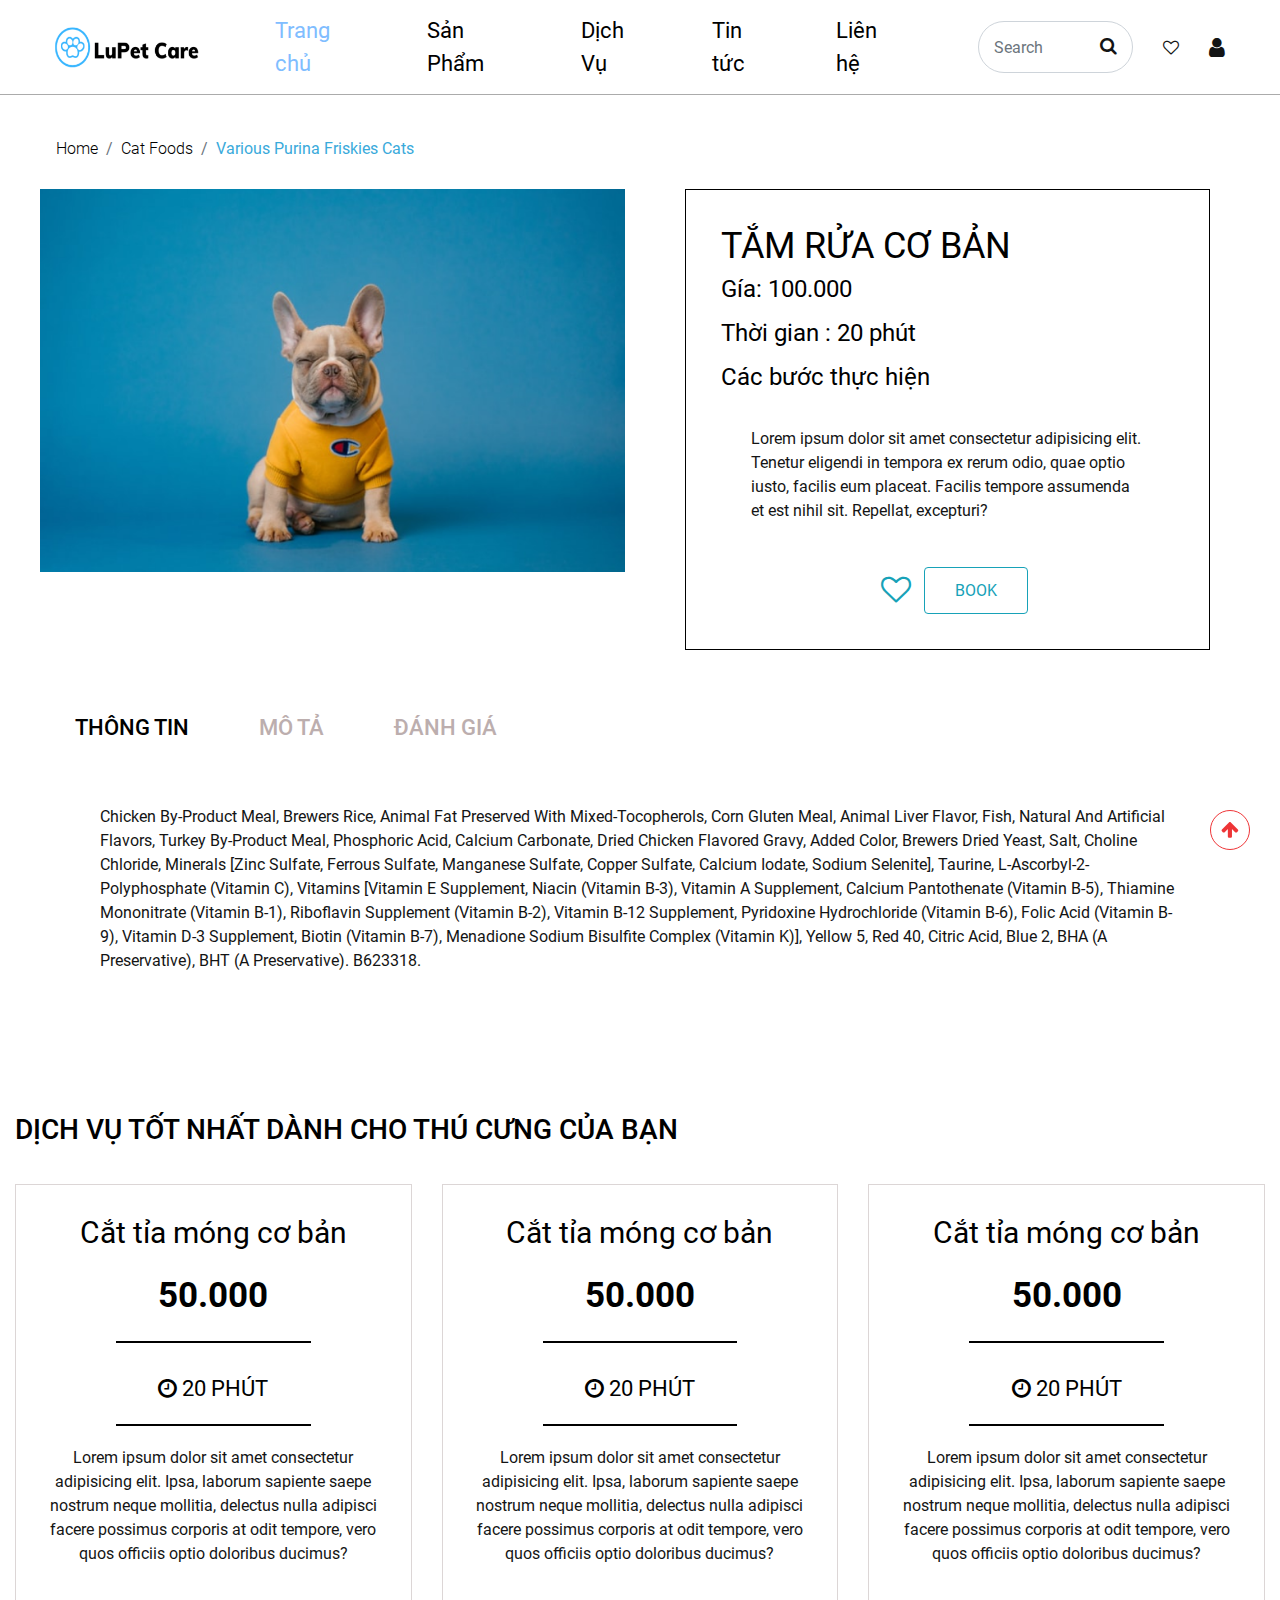
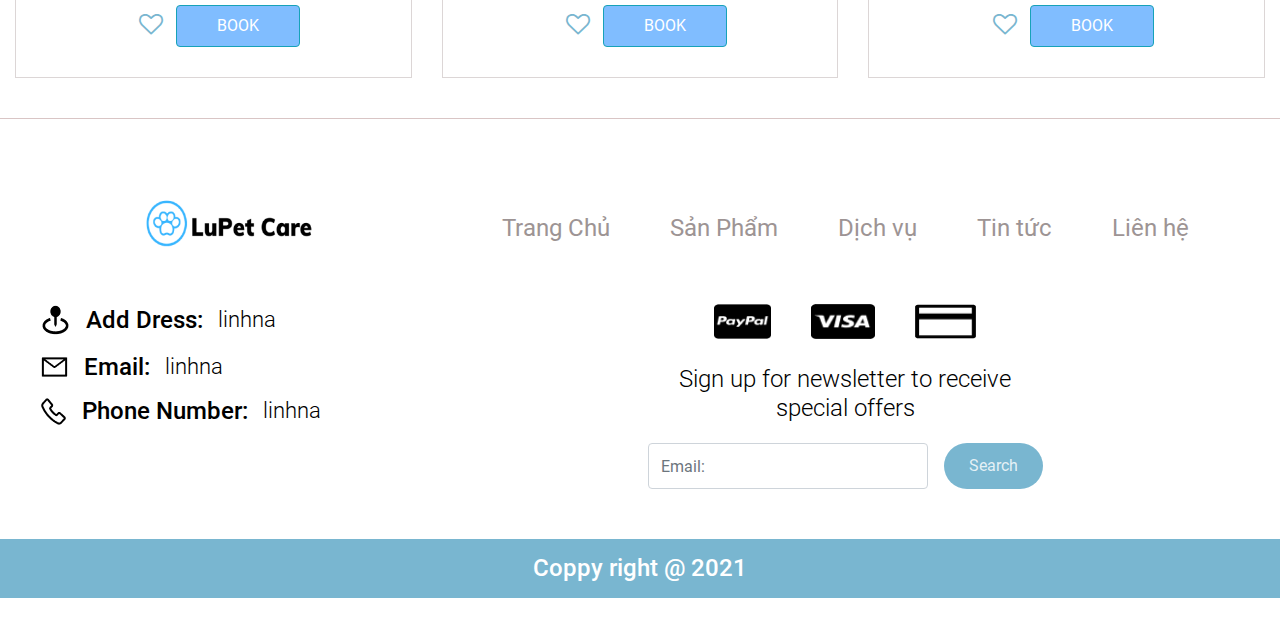
<file: service-deatil.html>
<!DOCTYPE html>
<html lang="vi">

    <head>
        <meta name="viewport" content="width=device-width, initial-scale=1,
            viewport-fit=cover" />
        <meta http-equiv="Content-Type" content="text/html; charset=utf-8" />
        <title>Service-detail</title>
        <link rel="stylesheet" href="theme/frontend/css/fomart.css" />
        <link rel="stylesheet" href="theme/frontend/css/bootstrap.min.css" />
        <link rel="stylesheet" href="theme/frontend/css/font-awesome.min.css" />
        <!-- <link rel="stylesheet" href="theme/frontend/css/swiper.min.css" /> -->
        <link rel="stylesheet"
            href="https://unpkg.com/swiper/swiper-bundle.min.css" />
        <link rel="stylesheet" href="theme/frontend/css/style.css" />
        <link rel="stylesheet" href="theme/frontend/css/main.css" />
        <link rel="stylesheet" href="theme/frontend/css/service-deatil.css" />
    </head>

    <body class="scrollstyle1">
        <section class="header">
            <div class="header-top smooth">
                <div class="container-fluid">
                    <div class="row align-content-center
                        justify-content-between">
                        <div class="col-4 lo-go-none d-block d-lg-none">
                            <a href="index.html" title="Trang chủ" class="img_
                                d-block logo-1"> <img loading='lazy'
                                    src='theme/frontend/images/logo.png' alt=''
                                    title='' /> </a>
                        </div>

                        <div class="col-4 d-flex d-lg-none align-items-center
                            justify-content-end">

                            <i class="fa fa-bars
                                show_menu h-icon" aria-hidden="true"></i> </div>
                    </div>
                </div>
            </div>
            <div class="header-body">
                <div class="container-fluid container-padding">
                    <div class="row nav-menu">
                        <div class="col-12 col-lg-2">
                            <a href="#" title="Trang chủ" class="img_ d-block
                                logo"> <img loading='lazy'
                                    src='theme/frontend/images/logo.png' alt=''
                                    title='' /> </a>
                        </div>
                        <div class="col-12 col-lg-7">
                            <div class="menu menu-desktop">
                                <ul>
                                    <li><a rel="" class="active" href="./index.html">Trang
                                            chủ</a></li>
                                    <li>
                                        <a href="#">Sản Phẩm</a>
                                        <ul>
                                            <li>
                                                <a rel="" href="#">Sản Phẩm 1</a>
                                            </li>
                                            <li>
                                                <a href="#">Sản Phẩm 2</a>
                                                <ul>
                                                    <li><a rel="" href="#">Sản
                                                            Phẩm 2-2</a></li>
                                                </ul>
                                            </li>
                                        </ul>
                                    </li>
                                    <li><a href="#">Dịch Vụ</a></li>
                                    <li><a rel="" href="#">Tin tức</a></li>
                                    <li><a rel="" href="#">Liên hệ</a></li>
                                </ul>

                            </div>
                        </div>
                        <div class="col-12 col-lg-3">

                            <div class="header-icon container">
                                <div class="row align-items-center">
                                    <div class="col-md-8">
                                        <div class="search d-flex
                                            align-items-center">
                                            <input class="form-control me-2
                                                form-input"
                                                type="search"
                                                placeholder="Search"
                                                aria-label="Search">
                                            <i class="fa fa-search icon-search"
                                                aria-hidden="true"></i>
                                        </div>
                                    </div>
                                    <div class="col-md-2 d-flex
                                        justify-content-center">
                                        <i
                                            class="fa fa-heart-o"
                                            aria-hidden="true"></i>
                                    </div>
                                    <div class="col-md-2 d-flex
                                        justify-content-center">
                                        <i class="fa fa-user icon-hd"
                                            aria-hidden="true"></i>
                                    </div>


                                </div>


                            </div>
                        </div>
                    </div>
                    <div class="bg-menu"> <i class="fa fa-times"></i> </div>
                </div>

            </div>

        </section>


        <div class="service-detail">
            <div class="container-fluid container-padding">
                <nav aria-label="breadcrumb">
                    <ol class="breadcrumb">
                        <li class="breadcrumb-item"><a href="#">Home</a></li>
                        <li class="breadcrumb-item"><a href="#">Cat Foods</a></li>
                        <li class="breadcrumb-item active" aria-current="page">Various
                            Purina Friskies Cats</li>
                    </ol>
                </nav>
                <div class="content-detail">
                    <div class="row">
                        <div class="col-12 col-md-6">
                            <div class="images d-block">
                                <img
                                    src="theme/frontend/images/img-blog-home-2.png"
                                    class="w-100 img" alt="">
                            </div>
                        </div>
                        <div class="col-12 col-md-6">
                            <div class="content-item">
                                <h2 class="name">TẮM RỬA CƠ BẢN</h2>
                                <p class="price">Gía: 100.000</p>
                                <p class="time">Thời gian : 20 phút</p>
                                <div class="steps">
                                    <p class="text">Các bước thực hiện</p>
                                    <div class="s-content">
                                        Lorem ipsum dolor sit amet consectetur
                                        adipisicing elit. Tenetur eligendi in
                                        tempora ex rerum odio, quae optio iusto,
                                        facilis eum placeat. Facilis tempore
                                        assumenda et est nihil sit. Repellat,
                                        excepturi?
                                    </div>
                                </div>
                                <div class="button-book d-flex
                                    justify-content-center mt-4">
                                    <div type="button" class="btn  "><i
                                            class="fa fa-heart-o"
                                            aria-hidden="true"></i></div>
                                    <button type="button" class="btn
                                        btn-outline-info bright btn__book">BOOK</button>
                                </div>
                            </div>
                        </div>
                    </div>
                    <div class="content-service">
                        <ul class="nav nav-tabs border-0"
                            role="tablist">
                            <li class="nav-item">
                                <a class="nav-link active" data-toggle="tab"
                                    href="#Information" role="tab">THÔNG TIN</a>
                            </li>
                            <li class="nav-item">
                                <a class="nav-link" data-toggle="tab"
                                    href="#description" role="tab">MÔ TẢ</a>
                            </li>
                            <li class="nav-item">
                                <a class="nav-link" data-toggle="tab"
                                    href="#evaluate" role="tab">ĐÁNH GIÁ</a>
                            </li>
                        </ul><!-- Tab panes -->
                        <div class="tab-content">
                            <div class="tab-pane active" id="Information"
                                role="tabpanel">
                                <div class="information">
                                    <div class="s-content">
                                        Chicken By-Product Meal, Brewers Rice, Animal Fat Preserved With Mixed-Tocopherols, Corn Gluten Meal, Animal Liver Flavor, Fish, Natural And Artificial Flavors, Turkey By-Product Meal, Phosphoric Acid, Calcium Carbonate, Dried Chicken Flavored Gravy, Added Color, Brewers Dried Yeast, Salt, Choline Chloride, Minerals [Zinc Sulfate, Ferrous Sulfate, Manganese Sulfate, Copper Sulfate, Calcium Iodate, Sodium Selenite], Taurine, L-Ascorbyl-2-Polyphosphate (Vitamin C), Vitamins [Vitamin E Supplement, Niacin (Vitamin B-3), Vitamin A Supplement, Calcium Pantothenate (Vitamin B-5), Thiamine Mononitrate (Vitamin B-1), Riboflavin Supplement (Vitamin B-2), Vitamin B-12 Supplement, Pyridoxine Hydrochloride (Vitamin B-6), Folic Acid (Vitamin B-9), Vitamin D-3 Supplement, Biotin (Vitamin B-7), Menadione Sodium Bisulfite Complex (Vitamin K)], Yellow 5, Red 40, Citric Acid, Blue 2, BHA (A Preservative), BHT (A Preservative). B623318.
                                    </div>

                                </div>
                            </div>
                            <div class="tab-pane " id="description"
                                role="tabpanel">
                                <div class="description">
                                    
                                    <div class="s-content">
                                        Lorem ipsum dolor sit amet consectetur
                                        adipisicing elit. Iure ea sint tenetur,
                                        veritatis, atque ad quod eum at fuga
                                        eveniet dolores sapiente quos. In, quia
                                        id possimus nobis veritatis aut?
                                    </div>
                                 
                                </div>
                            </div>
                            <div class="tab-pane " id="evaluate"
                                role="tabpanel">
                                <div class="evaluate">
                                    <div class="s-content">
                                        Lorem ipsum dolor sit amet consectetur
                                        adipisicing elit. Iure ea sint tenetur,
                                        veritatis, atque ad quod eum at fuga
                                        eveniet dolores sapiente quos. In, quia
                                        id possimus nobis veritatis aut?
                                    </div>

                                </div>
                            </div>
                        </div>
                    </div>
                </div>
            </div>

            <div class="hot-service">
                <div class="container">

                    <h3 class="title">DỊCH VỤ TỐT NHẤT DÀNH CHO THÚ CƯNG CỦA BẠN</h3>
                    <div class="content">
                        <div class="row">
                            <div class="col-6 col-md-4">
                                <div class="item">
                                    <span class="title">Cắt tỉa móng cơ bản</span>
                                    <p class="price">50.000</p>
                                    <p class="time"><i class="fa fa-clock-o"
                                            aria-hidden="true"></i> 20 PHÚT</p>
                                    <div class="s-content">
                                        <p>Lorem ipsum dolor sit amet
                                            consectetur
                                            adipisicing elit. Ipsa, laborum
                                            sapiente
                                            saepe nostrum neque mollitia,
                                            delectus
                                            nulla adipisci facere possimus
                                            corporis
                                            at odit tempore, vero quos officiis
                                            optio doloribus ducimus?</p>
                                    </div>
                                    <div class="button-book d-flex
                                        justify-content-center mt-4">
                                            <div type="button" class="btn"><i
                                                    class="fa fa-heart-o"
                                                    aria-hidden="true"></i></div>
                                        <button type="button" class="btn
                                            btn-outline-info bright btn__book" >BOOK</button>
                                    </div>
                                </div>
                            </div>
                            <div class="col-6 col-md-4">
                                <div class="item">
                                    <span class="title">Cắt tỉa móng cơ bản</span>
                                    <p class="price">50.000</p>
                                    <p class="time"><i class="fa fa-clock-o"
                                            aria-hidden="true"></i> 20 PHÚT</p>
                                    <div class="s-content">
                                        <p>Lorem ipsum dolor sit amet
                                            consectetur
                                            adipisicing elit. Ipsa, laborum
                                            sapiente
                                            saepe nostrum neque mollitia,
                                            delectus
                                            nulla adipisci facere possimus
                                            corporis
                                            at odit tempore, vero quos officiis
                                            optio doloribus ducimus?</p>
                                    </div>
                                    <div class="button-book d-flex
                                        justify-content-center mt-4">
                                        <div type="button" class="btn icon-like"><i
                                            class="fa fa-heart-o"
                                            aria-hidden="true"></i></div>
                                        <button type="button" class="btn
                                            btn-outline-info bright">BOOK</button>
                                    </div>
                                </div>
                            </div>
                            <div class="col-6 col-md-4">
                                <div class="item">
                                    <span class="title">Cắt tỉa móng cơ bản</span>
                                    <p class="price">50.000</p>
                                    <p class="time"><i class="fa fa-clock-o"
                                            aria-hidden="true"></i> 20 PHÚT</p>
                                    <div class="s-content">
                                        <p>Lorem ipsum dolor sit amet
                                            consectetur
                                            adipisicing elit. Ipsa, laborum
                                            sapiente
                                            saepe nostrum neque mollitia,
                                            delectus
                                            nulla adipisci facere possimus
                                            corporis
                                            at odit tempore, vero quos officiis
                                            optio doloribus ducimus?</p>
                                    </div>
                                    <div class="button-book d-flex
                                        justify-content-center mt-4">
                                        <div type="button" class="btn   "><i
                                                class="fa fa-heart-o"
                                                aria-hidden="true"></i></div>
                                        <button type="button" class="btn
                                            btn-outline-info bright">BOOK</button>
                                    </div>
                                </div>
                            </div>

                        </div>
                    </div>
                </div>
            </div>
            <section class="footer">
                <div class="footer-top">

                    <div class="container-fluid container-padding">
                        <div class="row">
                            <div class="col-12 col-md-4">
                                <a href="#" class="f-logo d-block text-center">
                                    <img src="theme/frontend/images/logo.png"
                                        alt=""
                                        class="w-50">
                                </a>
                                <div class="address item-ft">
                                    <div class="item">
                                        <p class="d-flex align-items-center
                                            mt-3">
                                            <img
                                                src="theme/frontend/images/map.png"
                                                alt=""
                                                srcset=""> <span class="name">Add
                                                Dress:</span>
                                            <span class="sub">linhna</span>
                                        </p>
                                    </div>
                                </div>
                                <div class="email item-ft">
                                    <div class="item">
                                        <p class="d-flex align-items-center
                                            mt-3">
                                            <img
                                                src="theme/frontend/images/email.png"
                                                alt=""
                                                srcset=""> <span class="name">Email:</span>
                                            <span class="sub">linhna</span>
                                        </p>
                                    </div>
                                </div>
                                <div class="phone item-ft">
                                    <div class="item">
                                        <p class="d-flex align-items-center
                                            mt-3">
                                            <img
                                                src="theme/frontend/images/akar-icons_phone.png"
                                                alt=""
                                                srcset=""> <span class="name">Phone
                                                Number:</span>
                                            <span class="sub">linhna</span>
                                        </p>
                                    </div>
                                </div>
                            </div>
                            <div class="col-12 col-md-8">
                                <div class="menu-ft">
                                    <ul class="d-flex justify-content-center">
                                        <li><a href="#">Trang Chủ </a></li>
                                        <li><a href="#">Sản Phẩm </a></li>
                                        <li><a href="#">Dịch vụ </a></li>
                                        <li><a href="#">Tin tức </a></li>
                                        <li><a href="#">Liên hệ</a></li>
                                    </ul>
                                </div>
                                <div class="pay">
                                    <ul class="d-flex justify-content-center">
                                        <li><img
                                                src="theme/frontend/images/paypal.png"
                                                alt="" class="pay-icon"></li>
                                        <li><img
                                                src="theme/frontend/images/visa.png"
                                                alt="" class="pay-icon"></li>
                                        <li><img
                                                src="theme/frontend/images/card.png"
                                                alt="" class="pay-icon"></li>
                                    </ul>
                                </div>
                                <div class="btn-email">
                                    <span class="text">
                                        Sign up for newsletter to receive
                                        special
                                        offers
                                    </span>
                                    <form class="d-flex btn-form">
                                        <input class="form-control me-2 mr-3
                                            input-email" type="email"
                                            placeholder="Email:"
                                            aria-label="Search">
                                        <button class="btn btn-outline-success
                                            email-btn" type="submit">Search</button>
                                    </form>
                                </div>
                            </div>
                        </div>
                    </div>
                </div>
                <div class="footer-bottom">
                    <span class="text">Coppy right @ 2021</span>
                </div>
            </section>

            <span class="back-to-top"><i class="fa fa-arrow-up"
                    aria-hidden="true"></i></span>
            <!-- <script src="theme/frontend/js/jquery-3.4.1.min.js" defer></script> -->
            <script src="https://code.jquery.com/jquery-3.5.1.min.js"></script>
            <!-- <script src="theme/frontend/js/swiper.min.js" defer></script> -->
            <script src="https://unpkg.com/swiper/swiper-bundle.min.js"></script>
            <script src="theme/frontend/js/bootstrap.min.js" defer></script>
            <script src="theme/frontend/js/safepad.js"></script>
        </body>

    </html>
</file>
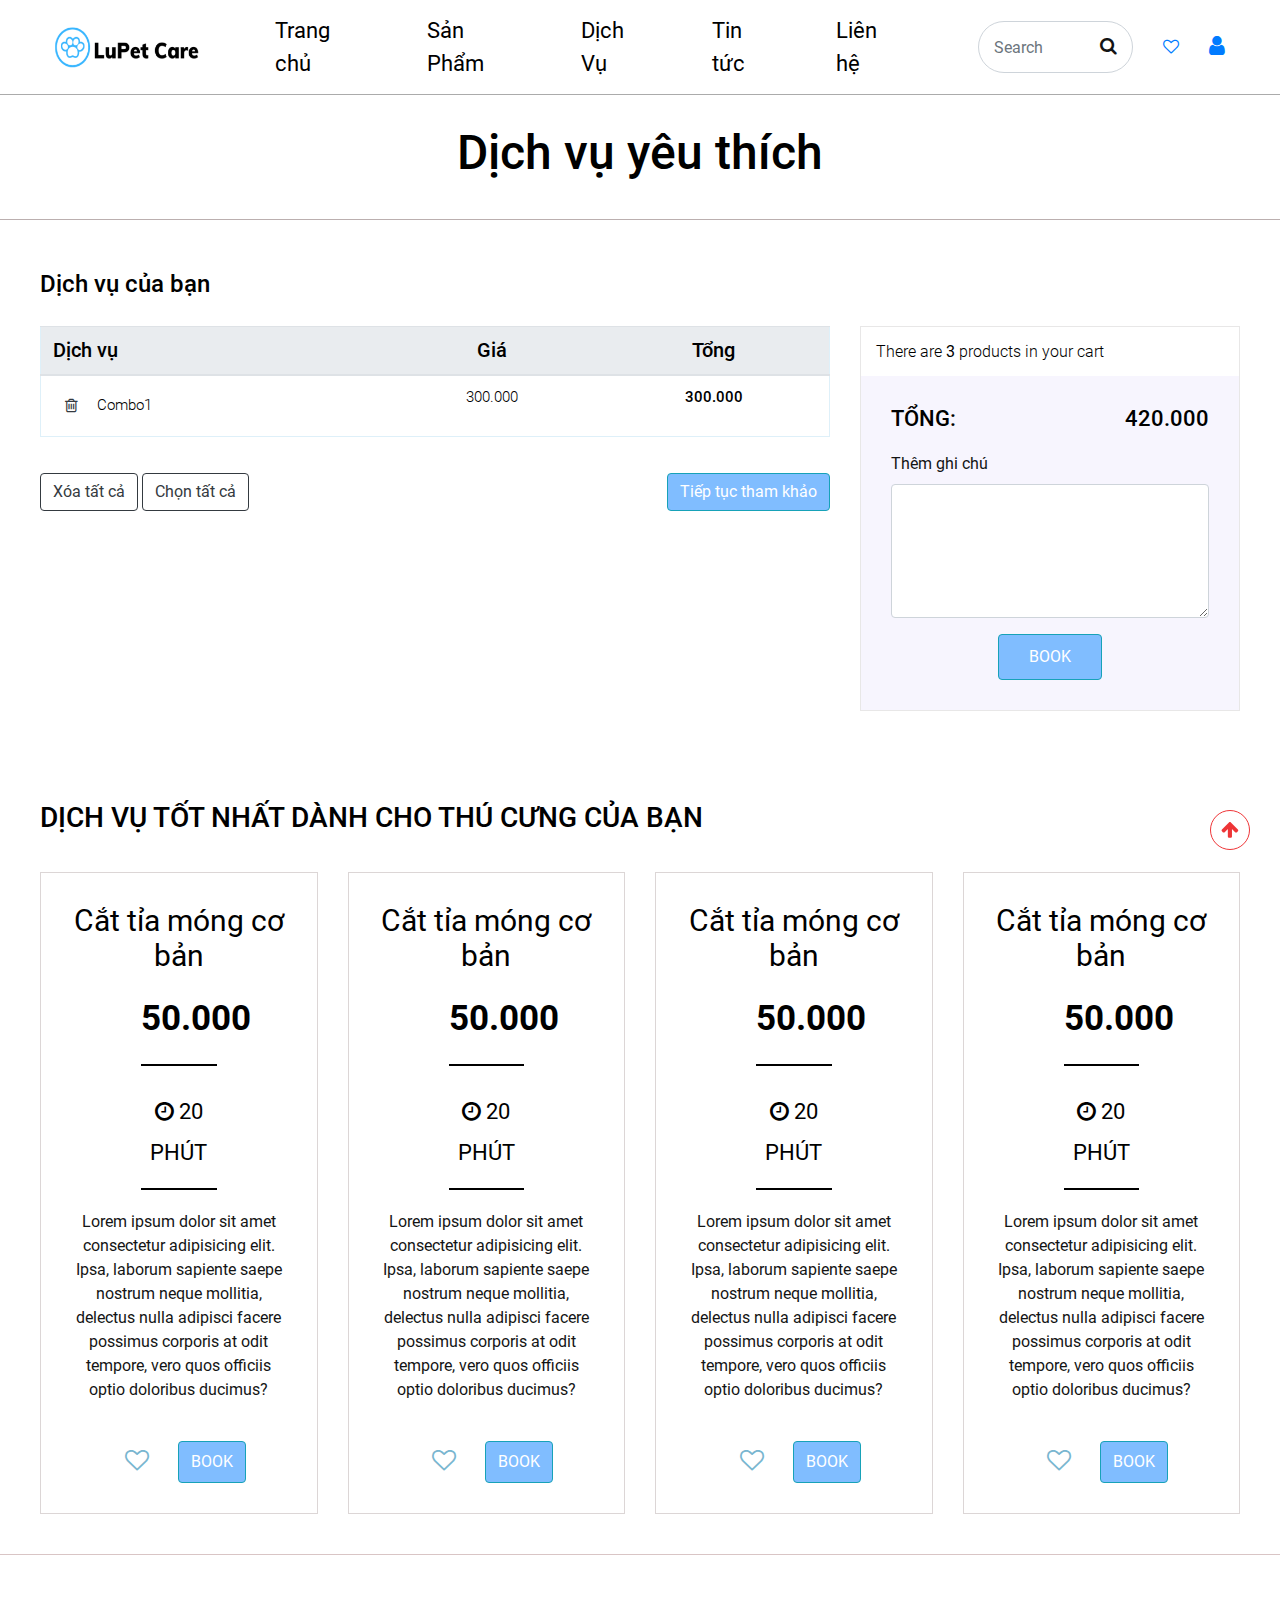
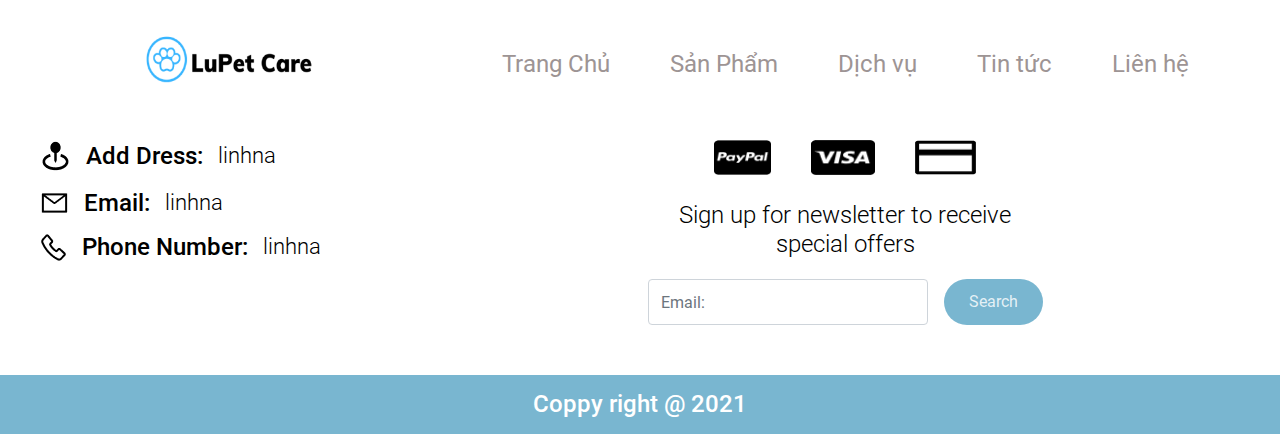
<file: shoppingcart.html>
<!DOCTYPE html>
<html lang="vi">

    <head>
        <meta name="viewport" content="width=device-width, initial-scale=1,
            viewport-fit=cover" />
        <meta http-equiv="Content-Type" content="text/html; charset=utf-8" />
        <title>shoppingcart</title>
        <link rel="stylesheet" href="theme/frontend/css/fomart.css" />
        <link rel="stylesheet" href="theme/frontend/css/bootstrap.min.css" />
        <link rel="stylesheet" href="theme/frontend/css/font-awesome.min.css" />
        <!-- <link rel="stylesheet" href="theme/frontend/css/swiper.min.css" /> -->
        <link rel="stylesheet"
            href="https://unpkg.com/swiper/swiper-bundle.min.css" />
        <link rel="stylesheet" href="theme/frontend/css/style.css" />
        <link rel="stylesheet" href="theme/frontend/css/main.css" />
        <link rel="stylesheet" href="theme/frontend/css/shoppingcart.css" />
    </head>

    <body class="scrollstyle1">
        <section class="header">
            <div class="header-top smooth">
                <div class="container-fluid">
                    <div class="row align-content-center
                        justify-content-between">
                        <div class="col-4 lo-go-none d-block d-lg-none">
                            <a href="index.html" title="Trang chủ" class="img_
                                d-block logo-1"> <img loading='lazy'
                                    src='theme/frontend/images/logo.png' alt=''
                                    title='' /> </a>
                        </div>

                        <div class="col-4 d-flex d-lg-none align-items-center
                            justify-content-end">

                            <i class="fa fa-bars
                                show_menu h-icon" aria-hidden="true"></i> </div>
                    </div>
                </div>
            </div>
            <div class="header-body">
                <div class="container-fluid container-padding">
                    <div class="row nav-menu">
                        <div class="col-12 col-lg-2">
                            <a href="#" title="Trang chủ" class="img_ d-block
                                logo"> <img loading='lazy'
                                    src='theme/frontend/images/logo.png' alt=''
                                    title='' /> </a>
                        </div>
                        <div class="col-12 col-lg-7">
                            <div class="menu menu-desktop">
                                <ul>
                                    <li><a rel=""  href="./index.html">Trang
                                            chủ</a></li>
                                    <li>
                                        <a href="#">Sản Phẩm</a>
                                        <ul>
                                            <li>
                                                <a rel="" href="#">Sản Phẩm 11 1</a>
                                            </li>
                                            <li>
                                                <a href="#">Sản Phẩm 2.1</a>
                                                <ul>
                                                    <li><a rel="" href="#">Sản
                                                            Phẩm 2-2</a></li>
                                                </ul>
                                            </li>
                                        </ul>
                                    </li>
                                    <li><a href="./list-service.html" >Dịch Vụ</a></li>
                                    <li><a rel="" href="#">Tin tức</a></li>
                                    <li><a rel="" href="#">Liên hệ</a></li>
                                </ul>

                            </div>
                        </div>
                        <div class="col-12 col-lg-3">

                            <div class="header-icon container">
                                <div class="row align-items-center">
                                    <div class="col-md-8">
                                        <div class="search d-flex
                                            align-items-center">
                                            <input class="form-control me-2
                                                form-input"
                                                type="search"
                                                placeholder="Search"
                                                aria-label="Search">
                                            <i class="fa fa-search icon-search"
                                                aria-hidden="true"></i>
                                        </div>
                                    </div>
                                    <div class="col-md-2 d-flex justify-content-center">
                                        <a href="./shoppingcart.html">
                                        <i
                                        class="fa fa-heart-o"
                                        aria-hidden="true"></i>
                                    </a>
                                    </div>
                                    <div class="col-md-2 d-flex justify-content-center">
                                        <a href="./my-account.html" >
                                        <i class="fa fa-user icon-hd"
                                            aria-hidden="true"></i>
                                        </a>
                                    </div>


                                </div>


                            </div>
                        </div>
                    </div>
                    <div class="bg-menu"> <i class="fa fa-times"></i> </div>
                </div>

            </div>

        </section>
        <section class="title-page">
            <h2 class="title">Dịch vụ yêu thích </h2>
        </section>
        <section class="your-service">
            <div class="container-fluid container-padding">
                <h3 class="title">Dịch vụ của bạn</h3>
                <div class="content">
                    <div class="row">
                        <div class="col-12 col-md-8">
                            <table class="table border-table">
                                <thead class="thead-light">
                                    <tr>
                                        <th scope="col">Dịch vụ</th>
                                        <th scope="col" class="text-center">Giá</th>
                                        <th scope="col" class="text-center">Tổng</th>
                                    </tr>
                                </thead>
                                <tbody>
                                    <tr>
                                        <td><button type="submit" class="btn
                                                btn-outline-dark btn-i"><i
                                                    class="fa fa-trash-o"
                                                    aria-hidden="true"></i></button>
                                            Combo1</td>
                                        <td class="text-center">300.000</td>
                                        <td class="text-center total">300.000</td>
                                    </tr>

                                </tbody>
                            </table>
                            <div class="content-btn d-flex
                                justify-content-between">
                                <div class="btn-left">
                                    <button type="button" class="btn
                                        btn-outline-dark bleft">Xóa tất cả</button>
                                    <button type="button" class="btn
                                        btn-outline-dark bleft">Chọn tất cả</button>
                                </div>
                                <div class="btn-right">
                                    <button type="button" class="btn
                                        btn-outline-info bright">Tiếp tục tham
                                        khảo</button>

                                </div>
                            </div>
                        </div>
                        <div class="col-12 col-md-4">
                            <div class="note">
                                <div class="top">
                                    <span class="text d-block">There are
                                        <strong>3</strong> products
                                        in your cart</span>
                                </div>
                                <div class="note-form">

                                    <form>
                                        <div class="note-total d-flex
                                            justify-content-between">
                                            <span class="text">TỔNG:</span>
                                            <span class="number">420.000</span>
                                        </div>
                                        <div class="form-group">
                                            <label
                                                for="exampleFormControlTextarea1
                                                t-label">Thêm ghi chú</label>
                                            <textarea class="form-control"
                                                id="exampleFormControlTextarea1"
                                                rows="5"></textarea>
                                        </div>
                                        <div class="d-flex
                                            justify-content-center">
                                            <a href="./book-service-cart.html">
                                                <button type="button" class="btn
                                                btn-outline-info bright">BOOK</button>
                                            </a>
                                          
                                        </div>

                                    </form>
                                </div>
                                
                            </div>
                        </div>
                    </div>
                </div>
            </div>
        </section>
        <div class="hot-service">
            <div class="container-fluid container-padding">

                <h3 class="title">DỊCH VỤ TỐT NHẤT DÀNH CHO THÚ CƯNG CỦA BẠN</h3>
                <div class="content">
                    <div class="row">
                        <div class="col-6 col-md-3">
                            <div class="item">
                                <span class="title">Cắt tỉa móng cơ bản</span>
                                <p class="price">50.000</p>
                                <p class="time"><i class="fa fa-clock-o"
                                        aria-hidden="true"></i> 20 PHÚT</p>
                                <div class="s-content">
                                    <p>Lorem ipsum dolor sit amet consectetur
                                        adipisicing elit. Ipsa, laborum sapiente
                                        saepe nostrum neque mollitia, delectus
                                        nulla adipisci facere possimus corporis
                                        at odit tempore, vero quos officiis
                                        optio doloribus ducimus?</p>
                                </div>
                                <div class="button-book d-flex
                                    justify-content-center mt-4">
                                    <div type="button" class="btn mr-3"><i
                                            class="fa fa-heart-o"
                                            aria-hidden="true"></i></div>
                                    <button type="button" class="btn
                                        btn-outline-info bright">BOOK</button>
                                </div>
                            </div>
                        </div>
                        <div class="col-6 col-md-3">
                            <div class="item">
                                <span class="title">Cắt tỉa móng cơ bản</span>
                                <p class="price">50.000</p>
                                <p class="time"><i class="fa fa-clock-o"
                                        aria-hidden="true"></i> 20 PHÚT</p>
                                <div class="s-content">
                                    <p>Lorem ipsum dolor sit amet consectetur
                                        adipisicing elit. Ipsa, laborum sapiente
                                        saepe nostrum neque mollitia, delectus
                                        nulla adipisci facere possimus corporis
                                        at odit tempore, vero quos officiis
                                        optio doloribus ducimus?</p>
                                </div>
                                <div class="button-book d-flex
                                    justify-content-center mt-4">
                                    <div type="button" class="btn mr-3"><i
                                            class="fa fa-heart-o"
                                            aria-hidden="true"></i></div>
                                    <button type="button" class="btn
                                        btn-outline-info bright">BOOK</button>
                                </div>
                            </div>
                        </div> <div class="col-6 col-md-3">
                            <div class="item">
                                <span class="title">Cắt tỉa móng cơ bản</span>
                                <p class="price">50.000</p>
                                <p class="time"><i class="fa fa-clock-o"
                                        aria-hidden="true"></i> 20 PHÚT</p>
                                <div class="s-content">
                                    <p>Lorem ipsum dolor sit amet consectetur
                                        adipisicing elit. Ipsa, laborum sapiente
                                        saepe nostrum neque mollitia, delectus
                                        nulla adipisci facere possimus corporis
                                        at odit tempore, vero quos officiis
                                        optio doloribus ducimus?</p>
                                </div>
                                <div class="button-book d-flex
                                    justify-content-center mt-4">
                                    <div type="button" class="btn mr-3"><i
                                            class="fa fa-heart-o"
                                            aria-hidden="true"></i></div>
                                    <button type="button" class="btn
                                        btn-outline-info bright">BOOK</button>
                                </div>
                            </div>
                        </div> <div class="col-6 col-md-3">
                            <div class="item">
                                <span class="title">Cắt tỉa móng cơ bản</span>
                                <p class="price">50.000</p>
                                <p class="time"><i class="fa fa-clock-o"
                                        aria-hidden="true"></i> 20 PHÚT</p>
                                <div class="s-content">
                                    <p>Lorem ipsum dolor sit amet consectetur
                                        adipisicing elit. Ipsa, laborum sapiente
                                        saepe nostrum neque mollitia, delectus
                                        nulla adipisci facere possimus corporis
                                        at odit tempore, vero quos officiis
                                        optio doloribus ducimus?</p>
                                </div>
                                <div class="button-book d-flex
                                    justify-content-center mt-4">
                                    <div type="button" class="btn mr-3"><i
                                            class="fa fa-heart-o"
                                            aria-hidden="true"></i></div>
                                    <button type="button" class="btn
                                        btn-outline-info bright">BOOK</button>
                                </div>
                            </div>
                        </div>
                    </div>
                </div>
            </div>
        </div>
        <section class="footer">
            <div class="footer-top">

                <div class="container-fluid container-padding">
                    <div class="row">
                        <div class="col-12 col-md-4">
                            <a href="#" class="f-logo d-block text-center">
                                <img src="theme/frontend/images/logo.png" alt=""
                                    class="w-50">
                            </a>
                            <div class="address item-ft">
                                <div class="item">
                                    <p class="d-flex align-items-center mt-3">
                                        <img src="theme/frontend/images/map.png"
                                            alt=""
                                            srcset=""> <span class="name">Add
                                            Dress:</span>
                                        <span class="sub">linhna</span>
                                    </p>
                                </div>
                            </div>
                            <div class="email item-ft">
                                <div class="item">
                                    <p class="d-flex align-items-center mt-3">
                                        <img
                                            src="theme/frontend/images/email.png"
                                            alt=""
                                            srcset=""> <span class="name">Email:</span>
                                        <span class="sub">linhna</span>
                                    </p>
                                </div>
                            </div>
                            <div class="phone item-ft">
                                <div class="item">
                                    <p class="d-flex align-items-center mt-3">
                                        <img
                                            src="theme/frontend/images/akar-icons_phone.png"
                                            alt=""
                                            srcset=""> <span class="name">Phone
                                            Number:</span>
                                        <span class="sub">linhna</span>
                                    </p>
                                </div>
                            </div>
                        </div>
                        <div class="col-12 col-md-8">
                            <div class="menu-ft">
                                <ul class="d-flex justify-content-center">
                                    <li><a href="#">Trang Chủ </a></li>
                                    <li><a href="#">Sản Phẩm </a></li>
                                    <li><a href="#">Dịch vụ </a></li>
                                    <li><a href="#">Tin tức </a></li>
                                    <li><a href="#">Liên hệ</a></li>
                                </ul>
                            </div>
                            <div class="pay">
                                <ul class="d-flex justify-content-center">
                                    <li><img
                                            src="theme/frontend/images/paypal.png"
                                            alt="" class="pay-icon"></li>
                                    <li><img
                                            src="theme/frontend/images/visa.png"
                                            alt="" class="pay-icon"></li>
                                    <li><img
                                            src="theme/frontend/images/card.png"
                                            alt="" class="pay-icon"></li>
                                </ul>
                            </div>
                            <div class="btn-email">
                                <span class="text">
                                    Sign up for newsletter to receive special
                                    offers
                                </span>
                                <form class="d-flex btn-form">
                                    <input class="form-control me-2 mr-3
                                        input-email" type="email"
                                        placeholder="Email:"
                                        aria-label="Search">
                                    <button class="btn btn-outline-success
                                        email-btn" type="submit">Search</button>
                                </form>
                            </div>
                        </div>
                    </div>
                </div>
            </div>
            <div class="footer-bottom">
                <span class="text">Coppy right @ 2021</span>
            </div>
        </section>

        <span class="back-to-top"><i class="fa fa-arrow-up" aria-hidden="true"></i></span>
        <!-- <script src="theme/frontend/js/jquery-3.4.1.min.js" defer></script> -->
        <script src="https://code.jquery.com/jquery-3.5.1.min.js"></script>
        <!-- <script src="theme/frontend/js/swiper.min.js" defer></script> -->
        <script src="https://unpkg.com/swiper/swiper-bundle.min.js"></script>
        <script src="theme/frontend/js/bootstrap.min.js" defer></script>
        <script src="theme/frontend/js/safepad.js"></script>
    </body>

</html>
</file>
<file: theme/frontend/css/fomart.css>
html, body, div, span, applet, object, iframe,
h1, h2, h3, h4, h5, h6, p, blockquote, pre,
a, abbr, acronym, address, big, cite, code,
del, dfn, em, img, ins, kbd, q, s, samp,
small, strike, strong, sub, sup, tt, var,
b, u, i, center,
dl, dt, dd, ol, ul, li,
fieldset, form, label, legend,
table, caption, tbody, tfoot, thead, tr, th, td,
article, aside, canvas, details, embed,
figure, figcaption, footer, header, hgroup,
menu, nav, output, ruby, section, summary,
time, mark, audio, video {
  margin: 0;
  padding: 0;
  border: 0;
  font-size: 100%;
  font: inherit;
  vertical-align: baseline;
}

:focus {
    outline: 0;
}

article, aside, details, figcaption, figure,
footer, header, hgroup, menu, nav, section {
	display: block;
}

body {
	line-height: 1;
}

ol, ul {
	list-style: none;
}

blockquote, q {
	quotes: none;
}

blockquote:before, blockquote:after,
q:before, q:after {
	content: '';
	content: none;
}

table {
	border-collapse: collapse;
	border-spacing: 0;
}

input[type=search]::-webkit-search-cancel-button,
input[type=search]::-webkit-search-decoration,
input[type=search]::-webkit-search-results-button,
input[type=search]::-webkit-search-results-decoration {
    -webkit-appearance: none;
    -moz-appearance: none;
}

input[type=search] {
    -webkit-appearance: none;
    -moz-appearance: none;
    -webkit-box-sizing: content-box;
    -moz-box-sizing: content-box;
    box-sizing: content-box;
}

textarea {
    overflow: auto;
    vertical-align: top;
    resize: vertical;
}


audio,
canvas,
video {
    display: inline-block;
    *display: inline;
    *zoom: 1;
    max-width: 100%;
}
audio:not([controls]) {
    display: none;
    height: 0;
}

[hidden] {
    display: none;
}

html {
    font-size: 100%;
    -webkit-text-size-adjust: 100%;
    -ms-text-size-adjust: 100%;
}

a:focus {
    outline: thin dotted;
}
a:active,
a:hover {
    outline: 0;
}

img {
    border: 0;
    -ms-interpolation-mode: bicubic;
}

figure {
    margin: 0;
}


form {
    margin: 0;
}


fieldset {
    border: 1px solid #c0c0c0;
    margin: 0 2px;
    padding: 0.35em 0.625em 0.75em;
}


legend {
    border: 0;
    padding: 0;
    white-space: normal; 
    *margin-left: -7px; 
}

button,
input,
select,
textarea {
    font-size: 100%; 
    margin: 0;
    vertical-align: baseline; 
    *vertical-align: middle; 
}


button,
input {
    line-height: normal;
}
button,
select {
    text-transform: none;
}
button,
html input[type="button"],
input[type="reset"],
input[type="submit"] {
    -webkit-appearance: button;
    cursor: pointer; 
    *overflow: visible; 
}

button[disabled],
html input[disabled] {
    cursor: default;
}
input[type="checkbox"],
input[type="radio"] {
    box-sizing: border-box;
    padding: 0; 
    *height: 13px; 
    *width: 13px; 
}


input[type="search"] {
    -webkit-appearance: textfield; 
    -moz-box-sizing: content-box;
    -webkit-box-sizing: content-box;
    box-sizing: content-box;
}

input[type="search"]::-webkit-search-cancel-button,
input[type="search"]::-webkit-search-decoration {
    -webkit-appearance: none;
}

button::-moz-focus-inner,
input::-moz-focus-inner {
    border: 0;
    padding: 0;
}


textarea {
    overflow: auto;
    vertical-align: top;
}

table {
    border-collapse: collapse;
    border-spacing: 0;
}

html,
button,
input,
select,
textarea {
    color: #222;
}


::-moz-selection {
    background: #b3d4fc;
    text-shadow: none;
}

::selection {
    background: #b3d4fc;
    text-shadow: none;
}

img {
    vertical-align: middle;
}

fieldset {
    border: 0;
    margin: 0;
    padding: 0;
}

textarea {
    resize: vertical;
}

.chromeframe {
    margin: 0.2em 0;
    background: #ccc;
    color: #000;
    padding: 0.2em 0;
}
</file>
<file: theme/frontend/css/style.css>
img {
  max-width: 100%;
  vertical-align: middle;
  -webkit-object-fit: cover;
  -moz-object-fit: cover;
  -ms-object-fit: cover;
  -o-object-fit: cover;
  object-fit: cover;
}

.clearfix:before,
.clearfix:after {
  content: "";
  display: block;
  clear: both;
}

@-webkit-keyframes lac {
  0% {
    -webkit-transform: rotate(0deg);
    transform: rotate(0deg);
  }
  10% {
    -webkit-transform: rotate(-25deg);
    transform: rotate(-25deg);
  }
  20% {
    -webkit-transform: rotate(25deg);
    transform: rotate(25deg);
  }
  30% {
    -webkit-transform: rotate(-25deg);
    transform: rotate(-25deg);
  }
  40% {
    -webkit-transform: rotate(25deg);
    transform: rotate(25deg);
  }
  50% {
    -webkit-transform: rotate(0deg);
    transform: rotate(0deg);
  }
  100% {
    -webkit-transform: rotate(0deg);
    transform: rotate(0deg);
  }
}

@keyframes lac {
  0% {
    -webkit-transform: rotate(0deg);
    transform: rotate(0deg);
  }
  10% {
    -webkit-transform: rotate(-25deg);
    transform: rotate(-25deg);
  }
  20% {
    -webkit-transform: rotate(25deg);
    transform: rotate(25deg);
  }
  30% {
    -webkit-transform: rotate(-25deg);
    transform: rotate(-25deg);
  }
  40% {
    -webkit-transform: rotate(25deg);
    transform: rotate(25deg);
  }
  50% {
    -webkit-transform: rotate(0deg);
    transform: rotate(0deg);
  }
  100% {
    -webkit-transform: rotate(0deg);
    transform: rotate(0deg);
  }
}

@-webkit-keyframes zoomin {
  0% {
    -webkit-transform: scale(0.8);
    transform: scale(0.8);
    opacity: 1;
  }
  100% {
    -webkit-transform: scale(2.2);
    transform: scale(2.2);
    opacity: 0.1;
  }
}

@keyframes zoomin {
  0% {
    -webkit-transform: scale(0.8);
    transform: scale(0.8);
    opacity: 1;
  }
  100% {
    -webkit-transform: scale(2.2);
    transform: scale(2.2);
    opacity: 0.1;
  }
}

@-webkit-keyframes zoomout {
  0% {
    -webkit-transform: scale(0.8);
    transform: scale(0.8);
    opacity: 0.8;
  }
  100% {
    -webkit-transform: scale(1.1);
    transform: scale(1.1);
    opacity: 0.3;
  }
}

@keyframes zoomout {
  0% {
    -webkit-transform: scale(0.8);
    transform: scale(0.8);
    opacity: 0.8;
  }
  100% {
    -webkit-transform: scale(1.1);
    transform: scale(1.1);
    opacity: 0.3;
  }
}

@-webkit-keyframes xoay {
  0% {
    -webkit-transform: skewX(163deg) scaleX(1.1) translate(-39px, 15px)
      rotateX(0deg);
    transform: skewX(163deg) scaleX(1.1) translate(-39px, 15px) rotateX(0deg);
  }
  50% {
    -webkit-transform: skewX(163deg) scaleX(1.1) translate(-39px, 15px)
      rotateX(180deg);
    transform: skewX(163deg) scaleX(1.1) translate(-39px, 15px) rotateX(180deg);
  }
  100% {
    -webkit-transform: skewX(163deg) scaleX(1.1) translate(-39px, 15px)
      rotateX(360deg);
    transform: skewX(163deg) scaleX(1.1) translate(-39px, 15px) rotateX(360deg);
  }
}

@keyframes xoay {
  0% {
    -webkit-transform: skewX(163deg) scaleX(1.1) translate(-39px, 15px)
      rotateX(0deg);
    transform: skewX(163deg) scaleX(1.1) translate(-39px, 15px) rotateX(0deg);
  }
  50% {
    -webkit-transform: skewX(163deg) scaleX(1.1) translate(-39px, 15px)
      rotateX(180deg);
    transform: skewX(163deg) scaleX(1.1) translate(-39px, 15px) rotateX(180deg);
  }
  100% {
    -webkit-transform: skewX(163deg) scaleX(1.1) translate(-39px, 15px)
      rotateX(360deg);
    transform: skewX(163deg) scaleX(1.1) translate(-39px, 15px) rotateX(360deg);
  }
}

@-webkit-keyframes laolen {
  0% {
    -webkit-transform: translate(0, -15px);
    transform: translate(0, -15px);
  }
  50% {
    -webkit-transform: translate(0, 0);
    transform: translate(0, 0);
  }
  100% {
    -webkit-transform: translate(0, -15px);
    transform: translate(0, -15px);
  }
}

@keyframes laolen {
  0% {
    -webkit-transform: translate(0, -15px);
    transform: translate(0, -15px);
  }
  50% {
    -webkit-transform: translate(0, 0);
    transform: translate(0, 0);
  }
  100% {
    -webkit-transform: translate(0, -15px);
    transform: translate(0, -15px);
  }
}

@-webkit-keyframes cross {
  0% {
    left: -110%;
    top: 90%;
  }
  50% {
    left: -10%;
    top: -30%;
  }
  100% {
    left: -10%;
    top: -10%;
  }
}

@keyframes cross {
  0% {
    left: -110%;
    top: 90%;
  }
  50% {
    left: -10%;
    top: -30%;
  }
  100% {
    left: -10%;
    top: -10%;
  }
}

@-webkit-keyframes c-rotateZ {
  0% {
    -webkit-transform: rotateZ(0deg);
    transform: rotateZ(0deg);
  }
  100% {
    -webkit-transform: rotateZ(360deg);
    transform: rotateZ(360deg);
  }
}

@keyframes c-rotateZ {
  0% {
    -webkit-transform: rotateZ(0deg);
    transform: rotateZ(0deg);
  }
  100% {
    -webkit-transform: rotateZ(360deg);
    transform: rotateZ(360deg);
  }
}

@-webkit-keyframes c-zoom {
  0% {
    -webkit-transform: scale(1);
    transform: scale(1);
    opacity: 1;
  }
  50% {
    -webkit-transform: scale(1.1);
    transform: scale(1.1);
    opacity: 0.5;
  }
  100% {
    -webkit-transform: scale(1.2);
    transform: scale(1.2);
    opacity: 0;
  }
}

@keyframes c-zoom {
  0% {
    -webkit-transform: scale(1);
    transform: scale(1);
    opacity: 1;
  }
  50% {
    -webkit-transform: scale(1.1);
    transform: scale(1.1);
    opacity: 0.5;
  }
  100% {
    -webkit-transform: scale(1.2);
    transform: scale(1.2);
    opacity: 0;
  }
}

@keyframes xoay {
  0% {
    -webkit-transform: rotateZ(0deg);
    transform: rotateZ(0deg);
  }
  100% {
    -webkit-transform: rotateZ(360deg);
    transform: rotateZ(360deg);
  }
}

@-webkit-keyframes zoomO {
  0% {
    width: 0px;
    height: 0px;
  }
  100% {
    width: 500px;
    height: 500px;
  }
}

@keyframes zoomO {
  0% {
    width: 0px;
    height: 0px;
  }
  100% {
    width: 500px;
    height: 500px;
  }
}

@-webkit-keyframes up {
  0% {
    -webkit-transform: translateY(-100%);
    transform: translateY(-100%);
  }
  100% {
    -webkit-transform: translateY(0%);
    transform: translateY(0%);
  }
}

@keyframes up {
  0% {
    -webkit-transform: translateY(-100%);
    transform: translateY(-100%);
  }
  100% {
    -webkit-transform: translateY(0%);
    transform: translateY(0%);
  }
}

@font-face {
  font-family: fontawesome;
  src: url(../fonts/font-awesome/fontawesome-webfont.ttf);
}

@font-face {
  font-family: fontawesome;
  src: url(../fonts/font-awesome/FontAwesome.otf);
}
@font-face {
  font-family: "Roboto";
  src: url("../fonts/roboto/Roboto-Light.ttf");
  font-weight: 300;
}
@font-face {
  font-family: "Roboto";
  src: url("../fonts/roboto/Roboto-Regular.ttf");
  font-weight: 400;
}
@font-face {
  font-family: "Roboto";
  src: url("../fonts/roboto/Roboto-Medium.ttf");
  font-weight: 500;
}
@font-face {
  font-family: "Roboto";
  src: url("../fonts/roboto/Roboto-Bold.ttf");
  font-weight: 700;
}
a:hover {
  text-decoration: none;
}

.run_hv {
  position: relative;
  overflow: hidden;
}

.run_hv:before {
  position: absolute;
  top: 0;
  left: 0;
  width: 100%;
  height: 100%;
  background: rgba(255, 255, 255, 0.2);
  content: "";
  transition: 1s;
  -webkit-transform: scale3d(1.9, 1.4, 1) rotate3d(0, 0, 1, 45deg)
    translate3d(0, 100%, 0);
  transform: scale3d(1.9, 1.4, 1) rotate3d(0, 0, 1, 135deg)
    translate3d(0, 100%, 0);
  opacity: 0;
  filter: alpha(opacity=0);
  visibility: hidden;
}

.run_hv:hover:before {
  -webkit-transform: scale3d(1.9, 1.4, 1) rotate3d(0, 0, 1, 45deg)
    translate3d(0, -100%, 0);
  transform: scale3d(1.9, 1.4, 1) rotate3d(0, 0, 1, 135deg)
    translate3d(0, -100%, 0);
  opacity: 1;
  visibility: initial;
  transition: 1s;
}
</file>
<file: theme/frontend/css/home.css>
img{max-width:100%;vertical-align:middle;-webkit-object-fit:cover;-moz-object-fit:cover;-ms-object-fit:cover;-o-object-fit:cover;object-fit:cover}.clearfix:before,.clearfix:after{content:"";display:block;clear:both}@keyframes lac{0%{-webkit-transform:rotate(0deg);-moz-transform:rotate(0deg);-o-transform:rotate(0deg);-ms-transform:rotate(0deg);transform:rotate(0deg)}10%{-webkit-transform:rotate(-25deg);-moz-transform:rotate(-25deg);-o-transform:rotate(-25deg);-ms-transform:rotate(-25deg);transform:rotate(-25deg)}20%{-webkit-transform:rotate(25deg);-moz-transform:rotate(25deg);-o-transform:rotate(25deg);-ms-transform:rotate(25deg);transform:rotate(25deg)}30%{-webkit-transform:rotate(-25deg);-moz-transform:rotate(-25deg);-o-transform:rotate(-25deg);-ms-transform:rotate(-25deg);transform:rotate(-25deg)}40%{-webkit-transform:rotate(25deg);-moz-transform:rotate(25deg);-o-transform:rotate(25deg);-ms-transform:rotate(25deg);transform:rotate(25deg)}50%{-webkit-transform:rotate(0deg);-moz-transform:rotate(0deg);-o-transform:rotate(0deg);-ms-transform:rotate(0deg);transform:rotate(0deg)}100%{-webkit-transform:rotate(0deg);-moz-transform:rotate(0deg);-o-transform:rotate(0deg);-ms-transform:rotate(0deg);transform:rotate(0deg)}}@keyframes zoomin{0%{-webkit-transform:scale(0.8);-moz-transform:scale(0.8);-o-transform:scale(0.8);-ms-transform:scale(0.8);transform:scale(0.8);opacity:1}100%{-webkit-transform:scale(2.2);-moz-transform:scale(2.2);-o-transform:scale(2.2);-ms-transform:scale(2.2);transform:scale(2.2);opacity:0.1}}@keyframes zoomout{0%{-webkit-transform:scale(0.8);-moz-transform:scale(0.8);-o-transform:scale(0.8);-ms-transform:scale(0.8);transform:scale(0.8);opacity:0.8}100%{-webkit-transform:scale(1.1);-moz-transform:scale(1.1);-o-transform:scale(1.1);-ms-transform:scale(1.1);transform:scale(1.1);opacity:0.3}}@keyframes xoay{0%{-webkit-transform:skewX(163deg) scaleX(1.1) translate(-39px, 15px) rotateX(0deg);-moz-transform:skewX(163deg) scaleX(1.1) translate(-39px, 15px) rotateX(0deg);-o-transform:skewX(163deg) scaleX(1.1) translate(-39px, 15px) rotateX(0deg);-ms-transform:skewX(163deg) scaleX(1.1) translate(-39px, 15px) rotateX(0deg);transform:skewX(163deg) scaleX(1.1) translate(-39px, 15px) rotateX(0deg)}50%{-webkit-transform:skewX(163deg) scaleX(1.1) translate(-39px, 15px) rotateX(180deg);-moz-transform:skewX(163deg) scaleX(1.1) translate(-39px, 15px) rotateX(180deg);-o-transform:skewX(163deg) scaleX(1.1) translate(-39px, 15px) rotateX(180deg);-ms-transform:skewX(163deg) scaleX(1.1) translate(-39px, 15px) rotateX(180deg);transform:skewX(163deg) scaleX(1.1) translate(-39px, 15px) rotateX(180deg)}100%{-webkit-transform:skewX(163deg) scaleX(1.1) translate(-39px, 15px) rotateX(360deg);-moz-transform:skewX(163deg) scaleX(1.1) translate(-39px, 15px) rotateX(360deg);-o-transform:skewX(163deg) scaleX(1.1) translate(-39px, 15px) rotateX(360deg);-ms-transform:skewX(163deg) scaleX(1.1) translate(-39px, 15px) rotateX(360deg);transform:skewX(163deg) scaleX(1.1) translate(-39px, 15px) rotateX(360deg)}}@keyframes laolen{0%{-webkit-transform:translate(0, -15px);-moz-transform:translate(0, -15px);-o-transform:translate(0, -15px);-ms-transform:translate(0, -15px);transform:translate(0, -15px)}50%{-webkit-transform:translate(0, 0);-moz-transform:translate(0, 0);-o-transform:translate(0, 0);-ms-transform:translate(0, 0);transform:translate(0, 0)}100%{-webkit-transform:translate(0, -15px);-moz-transform:translate(0, -15px);-o-transform:translate(0, -15px);-ms-transform:translate(0, -15px);transform:translate(0, -15px)}}@keyframes cross{0%{left:-110%;top:90%}50%{left:-10%;top:-30%}100%{left:-10%;top:-10%}}@keyframes c-rotateZ{0%{-webkit-transform:rotateZ(0deg);-moz-transform:rotateZ(0deg);-o-transform:rotateZ(0deg);-ms-transform:rotateZ(0deg);transform:rotateZ(0deg)}100%{-webkit-transform:rotateZ(360deg);-moz-transform:rotateZ(360deg);-o-transform:rotateZ(360deg);-ms-transform:rotateZ(360deg);transform:rotateZ(360deg)}}@keyframes c-zoom{0%{-webkit-transform:scale(1);-moz-transform:scale(1);-o-transform:scale(1);-ms-transform:scale(1);transform:scale(1);opacity:1}50%{-webkit-transform:scale(1.1);-moz-transform:scale(1.1);-o-transform:scale(1.1);-ms-transform:scale(1.1);transform:scale(1.1);opacity:0.5}100%{-webkit-transform:scale(1.2);-moz-transform:scale(1.2);-o-transform:scale(1.2);-ms-transform:scale(1.2);transform:scale(1.2);opacity:0}}@keyframes xoay{0%{-webkit-transform:rotateZ(0deg);-moz-transform:rotateZ(0deg);-o-transform:rotateZ(0deg);-ms-transform:rotateZ(0deg);transform:rotateZ(0deg)}100%{-webkit-transform:rotateZ(360deg);-moz-transform:rotateZ(360deg);-o-transform:rotateZ(360deg);-ms-transform:rotateZ(360deg);transform:rotateZ(360deg)}}@keyframes zoomO{0%{width:0px;height:0px}100%{width:500px;height:500px}}@keyframes up{0%{-webkit-transform:translateY(-100%);-moz-transform:translateY(-100%);-o-transform:translateY(-100%);-ms-transform:translateY(-100%);transform:translateY(-100%)}100%{-webkit-transform:translateY(0%);-moz-transform:translateY(0%);-o-transform:translateY(0%);-ms-transform:translateY(0%);transform:translateY(0%)}}.line-camp-1{text-overflow:ellipsis;overflow:hidden;display:-webkit-box;-webkit-line-clamp:1;-webkit-box-orient:vertical}.line-camp-2{text-overflow:ellipsis;overflow:hidden;display:-webkit-box;-webkit-line-clamp:2;-webkit-box-orient:vertical}.line-camp-3{text-overflow:ellipsis;overflow:hidden;display:-webkit-box;-webkit-line-clamp:3;-webkit-box-orient:vertical}.delay02{-webkit-animation-delay:.2s;-moz-animation-delay:.2s;-ms-animation-delay:.2s;-o-animation-delay:.2s;animation-delay:.2s}.delay04{-webkit-animation-delay:.4s;-moz-animation-delay:.4s;-ms-animation-delay:.4s;-o-animation-delay:.4s;animation-delay:.4s}.delay06{-webkit-animation-delay:.6s;-moz-animation-delay:.6s;-ms-animation-delay:.6s;-o-animation-delay:.6s;animation-delay:.6s}.c-img-50{display:block;position:relative;padding-top:50%}.c-img-50 img,.c-img-50 .bg{position:absolute;top:0;right:0;bottom:0;left:0;display:block;width:100%;height:100%;border-radius:inherit}.c-img-70{display:block;position:relative;padding-top:70%}.c-img-70 img,.c-img-70 .bg{position:absolute;top:0;right:0;bottom:0;left:0;display:block;width:100%;height:100%;border-radius:inherit}.c-img-100{display:block;position:relative;padding-top:100%}.c-img-100 img,.c-img-100 .bg{position:absolute;top:0;right:0;bottom:0;left:0;display:block;width:100%;height:100%;border-radius:inherit}.smooth{-webkit-transition:all .2s ease-in-out;-moz-transition:all .2s ease-in-out;-o-transition:all .2s ease-in-out;-ms-transition:all .2s ease-in-out;transition:all .2s ease-in-out}.s-content ol{list-style:decimal;margin-left:15px;margin-bottom:10px}.s-content ul{list-style:initial;margin-left:15px;margin-bottom:10px}.s-content li{list-style:inherit;margin-bottom:5px}.s-content p{margin-bottom:10px}.s-content img{display:block;max-width:100%;margin:10px auto;width:auto !important;object-fit:contain;height:auto !important}.s-content table,.s-content iframe{max-width:100%;width:100%}.s-content table{border-collapse:collapse;width:100%;border:solid 1px #0000006e}.s-content table td{border-collapse:collapse;border:solid 1px #0000006e;padding:3px}.s-content h1,.s-content h2,.s-content h3,.s-content h4,.s-content h5,.s-content h6{display:block;margin-left:0;margin-right:0;font-weight:bold}.s-content h1{font-size:2em;margin-top:0.67em;margin-bottom:0.67em}.s-content h2{font-size:1.5em;margin-top:0.3em;margin-bottom:0.3em}.s-content h3{font-size:1.17em;margin-top:0.5em;margin-bottom:0.5em}.s-content h4{font-size:1em;margin-top:0.6em;margin-bottom:0.6em}.s-content h5{font-size:.83em;margin-top:0.8em;margin-bottom:0.8em}.s-content h6{font-size:.67em;margin-top:0.8em;margin-bottom:0.8em}.zoom{display:block;overflow:hidden;position:relative}.zoom img{-webkit-transition:.5s;-moz-transition:.5s;-ms-transition:.5s;-o-transition:.5s;transition:.5s;position:absolute;display:block}.zoom:hover img{-webkit-transform:scale(1.2);-moz-transform:scale(1.2);-o-transform:scale(1.2);-ms-transform:scale(1.2);transform:scale(1.2)}.back-to-top{display:block;position:fixed;font-size:1.2rem;cursor:pointer;text-align:center;z-index:999;width:2.5rem;height:2.5rem;line-height:2.5rem;bottom:3.125rem;border-radius:100%;right:1.875rem;color:#ee3537;border:.0625rem solid #ee3537;-webkit-animation:laolen 1s infinite;-moz-animation:laolen 1s infinite;-ms-animation:laolen 1s infinite;-o-animation:laolen 1s infinite;animation:laolen 1s infinite}.back-to-top:hover{background:#ee3537;color:#fff;opacity:0.8}.back-to-top i{transform:rotate(0deg)}.btn-call span,.btn-mess span{display:inline-block;font-size:1.875rem;width:3.75rem;height:3.75rem;margin:auto;border-radius:50%;line-height:3.75rem;text-align:center;color:#fff;background:#fff;position:relative}.btn-call span:before,.btn-mess span:before{content:"";position:absolute;top:0;left:0;right:0;bottom:0;z-index:1;border-radius:50%;border:solid .0625rem #fff;-webkit-animation-name:zoomin;-moz-animation-name:zoomin;-ms-animation-name:zoomin;-o-animation-name:zoomin;animation-name:zoomin;-webkit-animation-duration:1.5s;-moz-animation-duration:1.5s;-ms-animation-duration:1.5s;-o-animation-duration:1.5s;animation-duration:1.5s;-webkit-animation-iteration-count:infinite;-moz-animation-iteration-count:infinite;-ms-animation-iteration-count:infinite;-o-animation-iteration-count:infinite;animation-iteration-count:infinite}.btn-call span:after,.btn-mess span:after{content:'';position:absolute;top:0;left:0;right:0;bottom:0;z-index:1;border-radius:50%;background:#fff;z-index:-1;-webkit-animation-name:zoomout;-moz-animation-name:zoomout;-ms-animation-name:zoomout;-o-animation-name:zoomout;animation-name:zoomout;-webkit-animation-duration:1s;-moz-animation-duration:1s;-ms-animation-duration:1s;-o-animation-duration:1s;animation-duration:1s;-webkit-animation-iteration-count:infinite;-moz-animation-iteration-count:infinite;-ms-animation-iteration-count:infinite;-o-animation-iteration-count:infinite;animation-iteration-count:infinite;-webkit-animation-direction:alternate;-moz-animation-direction:alternate;-ms-animation-direction:alternate;-o-animation-direction:alternate;animation-direction:alternate}.btn-call span i,.btn-mess span i{-webkit-animation-name:lac;-moz-animation-name:lac;-ms-animation-name:lac;-o-animation-name:lac;animation-name:lac;-webkit-animation-duration:1s;-moz-animation-duration:1s;-ms-animation-duration:1s;-o-animation-duration:1s;animation-duration:1s;-webkit-animation-iteration-count:infinite;-moz-animation-iteration-count:infinite;-ms-animation-iteration-count:infinite;-o-animation-iteration-count:infinite;animation-iteration-count:infinite}.img-zoom{overflow:hidden;display:block}.img-zoom img{-webkit-transform:scale(1);-moz-transform:scale(1);-o-transform:scale(1);-ms-transform:scale(1);transform:scale(1);-webkit-transition:3s ease;-moz-transition:3s ease;-ms-transition:3s ease;-o-transition:3s ease;transition:3s ease}.img-zoom:hover img{-webkit-transform:scale(1.3);-moz-transform:scale(1.3);-o-transform:scale(1.3);-ms-transform:scale(1.3);transform:scale(1.3)}body{margin:0 auto;font-size:16px;font-family:"Roboto";color:#131414}.banner .images img{max-height:800px;vertical-align:middle;-webkit-object-fit:cover;-moz-object-fit:cover;-ms-object-fit:cover;-o-object-fit:cover;object-fit:cover}.banner .banner-button-next{right:40px}.banner .banner-button-prev{left:40px}.banner .banner-pagination{display:none}.cate-home{padding:40px 0 80px 0;border:1px solid #d9c5c5}.cate-home .list-cate-swiper{padding-top:30px}.cate-home .list-cate-swiper .item .item-title{font-size:26px;line-height:32px;font-weight:700;color:#000000;text-align:center}.new-service{padding:40px 0 80px 0}.new-service .list-new-service{padding-top:50px}.new-service .list-new-service .item .item-title{font-weight:300;font-size:24px;line-height:32px;color:#000000;text-align:center}.new-service .list-new-service .item .item-price{text-align:center;font-weight:500;font-size:24px;color:#000000}.blog-home{padding:0px 0 50px}.blog-home .blog-home_title .title{font-weight:500;font-size:36px;line-height:28px;color:#000000;padding-bottom:30px}.blog-home .blog-home_container{display:block}.blog-home .blog-home_container .item .images img{max-height:300px}.blog-home .blog-home_container .item .item_content{padding-top:20px}.blog-home .blog-home_container .item .item_content .item_content_title{font-weight:500;font-size:22px;line-height:26px;color:#131414;padding-bottom:20px}.blog-home .blog-home_container .item .item_btn{font-weight:500;font-size:18px;line-height:21px;color:#fffefe;padding:15px 25px;background:#79B6D0;border-radius:60px;display:inline-block}.hot-service{padding:0px 0 80px 0}.hot-service .list-hot-service{padding-top:50px}.hot-service .list-hot-service .item{margin-top:30px}.hot-service .list-hot-service .item .item-title{font-weight:300;font-size:24px;line-height:32px;color:#000000;text-align:center}.hot-service .list-hot-service .item .item-price{text-align:center;font-weight:500;font-size:24px;color:#000000}.user-comment .item{background:#f3f9ff}.user-comment .item .images img{max-height:520px;-webkit-object-fit:fill;-moz-object-fit:fill;-ms-object-fit:fill;-o-object-fit:fill;object-fit:fill}.user-comment .item .content{padding:30px 80px 30px 60px;height:100%}.user-comment .item .content .title{font-weight:500;font-size:28px;line-height:37px;padding-top:30px;color:#238dba;padding-bottom:40px}.user-comment .item .content .text{font-weight:300;font-size:26px;line-height:26px;color:#131414;padding-bottom:40px}.user-comment .item .content .name{font-weight:400;font-size:28px;line-height:33px;color:#00080c}.user-comment .swiper-button-prev{top:85% !important;left:55%;font-size:36px;color:#adbad3}.user-comment .swiper-button-prev::after{display:none}.user-comment .swiper-button-next{top:85% !important;right:41%;color:#adbad3;font-size:36px}.user-comment .swiper-button-next::after{display:none}.images-instagram{padding-top:50px}.images-instagram .title-home .title-icon{margin:0}.images-instagram .swiper-instagram{padding-top:40px}.images-instagram .swiper-instagram .item img{max-height:380px;vertical-align:middle;-webkit-object-fit:fill;-moz-object-fit:fill;-ms-object-fit:fill;-o-object-fit:fill;object-fit:fill}.benefit{padding:40px 0}.benefit .item{text-align:center;margin-top:40px;padding:20px 50px}.benefit .item .images{padding-bottom:30px}.benefit .item .images img{max-width:80px;max-height:80px}.benefit .item .title{font-style:normal;font-weight:500;font-size:26px;line-height:30px;color:#000000}.benefit .item .sub{padding-top:15px;font-weight:300;font-size:18px;line-height:1.5;color:#000000}
</file>
<file: theme/frontend/css/main.css>
body{margin:0 auto;font-size:16px;font-family:"Roboto";color:#131414}.container{max-width:1366px !important}.container-padding{padding:0 40px}.overflow-hidden{overflow:hidden !important}.show-menu__products{color:#fff;position:absolute;z-index:1;right:0;padding:5px 10px}.title-home{text-align:center}.title-home .title-icon{margin:0 auto;max-width:60px;max-height:60px}.title-home .title{font-weight:500;font-size:36px;color:#000}.header{position:sticky;z-index:999;top:0;left:0;right:0;background:#ffffff}.header.fixed{box-shadow:0 0.3125rem 0.9375rem rgba(0,0,0,0.2)}.header .header-top{background:#ffffff;opacity:0}.header .header-body{padding:7px 0;border-bottom:1px solid rgba(0,0,0,0.329)}.header .logo{position:relative;z-index:1}.header .menu>ul>li>a.active{color:#80bdff}.footer{padding-top:60px;border-top:1px solid #d9c5c5}.footer .footer-top{padding:20px 0 50px 0}.footer .footer-top .f-logo{padding-bottom:40px}.footer .footer-top .name{padding-left:15px;font-weight:500;font-size:24px;line-height:28px;color:#000000}.footer .footer-top .sub{padding-left:15px;font-weight:300;font-size:22px;line-height:28px;color:#000000}.footer .footer-top .sub:hover{color:#79b6d0}.footer .footer-top .menu-ft ul li{padding:15px 30px}.footer .footer-top .menu-ft ul li a{font-weight:normal;font-size:24px;line-height:28px;color:#9d9494}.footer .footer-top .menu-ft ul li a:hover{color:#79b6d0}.footer .footer-top .pay{padding-top:20px}.footer .footer-top .pay ul li{padding:10px 20px}.footer .footer-top .pay ul li img{max-width:70px;max-height:35px}.footer .footer-top .btn-email{width:50%;margin:0 auto;text-align:center}.footer .footer-top .btn-email .text{font-style:normal;font-weight:300;font-size:24px;line-height:28px;color:#000000}.footer .footer-top .btn-email .btn-form{padding-top:20px}.footer .footer-top .btn-email .btn-form .input-email{height:46px}.footer .footer-top .btn-email .btn-form .email-btn{background:#79b6d0;border:none;box-sizing:border-box;border-radius:40px;color:rgba(255,255,255,0.81);padding:10px 25px}.footer .footer-top .btn-email .btn-form .email-btn:focus{box-shadow:none}.footer .footer-bottom{background:#79b6d0;text-align:center;padding:15px 0}.footer .footer-bottom .text{font-style:normal;font-weight:500;font-size:24px;line-height:28px;color:#ffffff}.title-page{padding:30px 0;text-align:center;border-bottom:1px solid #BBAFAF}.title-page .title{font-style:normal;font-weight:500;font-size:48px;line-height:56px;color:#000000}@media (min-width: 992px){.header .nav-menu{align-items:center}.header .logo{padding:5px}.header .menu{position:relative;z-index:1;display:flex;justify-content:center;align-items:center}.header .menu>ul{margin:0;padding:0;display:flex;justify-content:flex-end;align-items:center}.header .menu>ul>li{list-style:none;position:relative}.header .menu>ul>li>a{text-decoration:none;display:block;color:#000;font-weight:400;font-size:22px;padding:0px 1.875rem;transition:0.3s;padding-top:0.4375rem;padding-bottom:0.4375rem}.header .menu>ul>li>a:hover{color:#80bdff}.header .menu>ul>li:hover ul{position:absolute;visibility:visible;opacity:1;top:100%;transition:0.3s;z-index:999}.header .menu>ul>li>ul{position:absolute;visibility:hidden;opacity:0;top:110%;transition:0.3s;padding:0}.header .menu>ul>li>ul>li{background:#80bdff;text-align:unset;display:block;width:190px;border-bottom:dashed 1px #ebebeb;position:relative}.header .menu>ul>li>ul>li>a{display:block;padding:10px 10px;color:#fff;font-size:18px;text-decoration:none;box-shadow:-1px 4px 7px -1px rgba(171,171,171,0.38)}.header .menu>ul>li>ul>li:last-child{border-bottom:none}.header .menu>ul>li>ul>li:hover ul{visibility:visible;position:absolute;opacity:1;display:block;top:0%;transition:0.3s;left:100%;z-index:999}.header .menu>ul>li>ul>li>ul{position:absolute;visibility:hidden;opacity:0;display:none;top:110%;transition:0.3s;padding:0}.header .menu>ul>li>ul>li>ul>li{background:#80bdff;position:relative;text-align:unset;display:block;width:190px;border-bottom:dashed 1px #ebebeb}.header .menu>ul>li>ul>li>ul>li:last-child{border-bottom:none}.header .menu>ul>li>ul>li>ul>li>a{display:block;padding:10px 10px;color:#fff;font-size:18px;text-decoration:none;box-shadow:-1px 4px 7px -1px rgba(171,171,171,0.38)}.header .bg-menu{display:none}.header .search{position:relative}.header .search .form-input{width:100%;border-radius:30px;padding-left:15px}.header .search .icon-search{position:absolute;top:30%;right:10%;font-size:18px}.header .icon-hd{font-size:22px}}@media (max-width: 991px){.header .header-top{background:#ffffff;opacity:1;padding:10px 0}.header .show_menu{color:#000;font-size:25px}.header .header-body{position:fixed;z-index:999;top:0;left:0;height:100vh;width:100%;opacity:0;visibility:hidden;padding:0}.header .header-body .container-padding{max-width:100%;display:flex;padding:0}.header .header-body .nav-menu{display:block !important;height:100vh;flex:0 0 44%;background:#073973;transform:translateX(-100%)}.header .header-body .nav-menu .nav-menu{margin:0}.header .header-body.active{opacity:1;visibility:visible}.header .header-body .col_active{transform:translateX(0%)}.header .header-body .logo{margin:auto;padding:5px}.header .header-body .menu{margin-top:10px;padding-top:0;border-top:1px solid rgba(255,255,255,0.37);height:85vh;overflow-y:auto}.header .header-body .menu ul{padding:0}.header .header-body .menu ul li{list-style:none;position:relative;z-index:0}.header .header-body .menu ul li a{color:#fff;padding:5px;display:block;border-bottom:solid thin #dadada45}.header .header-body .menu ul li ul li a{font-size:16px;padding-left:15px}.header .header-body .menu ul li ul li ul li a{font-size:16px;padding-left:30px}.bg-menu{flex:0 0 60%;transform:translateX(500%);background:#07397394}.bg-menu.active{transform:translateX(0%)}.bg-menu i{float:right;color:#fff;font-size:25px;padding:7px}}
</file>
<file: theme/frontend/css/bookservicecart.css>
img{max-width:100%;vertical-align:middle;-webkit-object-fit:cover;-moz-object-fit:cover;-ms-object-fit:cover;-o-object-fit:cover;object-fit:cover}.clearfix:before,.clearfix:after{content:"";display:block;clear:both}@keyframes lac{0%{-webkit-transform:rotate(0deg);-moz-transform:rotate(0deg);-o-transform:rotate(0deg);-ms-transform:rotate(0deg);transform:rotate(0deg)}10%{-webkit-transform:rotate(-25deg);-moz-transform:rotate(-25deg);-o-transform:rotate(-25deg);-ms-transform:rotate(-25deg);transform:rotate(-25deg)}20%{-webkit-transform:rotate(25deg);-moz-transform:rotate(25deg);-o-transform:rotate(25deg);-ms-transform:rotate(25deg);transform:rotate(25deg)}30%{-webkit-transform:rotate(-25deg);-moz-transform:rotate(-25deg);-o-transform:rotate(-25deg);-ms-transform:rotate(-25deg);transform:rotate(-25deg)}40%{-webkit-transform:rotate(25deg);-moz-transform:rotate(25deg);-o-transform:rotate(25deg);-ms-transform:rotate(25deg);transform:rotate(25deg)}50%{-webkit-transform:rotate(0deg);-moz-transform:rotate(0deg);-o-transform:rotate(0deg);-ms-transform:rotate(0deg);transform:rotate(0deg)}100%{-webkit-transform:rotate(0deg);-moz-transform:rotate(0deg);-o-transform:rotate(0deg);-ms-transform:rotate(0deg);transform:rotate(0deg)}}@keyframes zoomin{0%{-webkit-transform:scale(0.8);-moz-transform:scale(0.8);-o-transform:scale(0.8);-ms-transform:scale(0.8);transform:scale(0.8);opacity:1}100%{-webkit-transform:scale(2.2);-moz-transform:scale(2.2);-o-transform:scale(2.2);-ms-transform:scale(2.2);transform:scale(2.2);opacity:0.1}}@keyframes zoomout{0%{-webkit-transform:scale(0.8);-moz-transform:scale(0.8);-o-transform:scale(0.8);-ms-transform:scale(0.8);transform:scale(0.8);opacity:0.8}100%{-webkit-transform:scale(1.1);-moz-transform:scale(1.1);-o-transform:scale(1.1);-ms-transform:scale(1.1);transform:scale(1.1);opacity:0.3}}@keyframes xoay{0%{-webkit-transform:skewX(163deg) scaleX(1.1) translate(-39px, 15px) rotateX(0deg);-moz-transform:skewX(163deg) scaleX(1.1) translate(-39px, 15px) rotateX(0deg);-o-transform:skewX(163deg) scaleX(1.1) translate(-39px, 15px) rotateX(0deg);-ms-transform:skewX(163deg) scaleX(1.1) translate(-39px, 15px) rotateX(0deg);transform:skewX(163deg) scaleX(1.1) translate(-39px, 15px) rotateX(0deg)}50%{-webkit-transform:skewX(163deg) scaleX(1.1) translate(-39px, 15px) rotateX(180deg);-moz-transform:skewX(163deg) scaleX(1.1) translate(-39px, 15px) rotateX(180deg);-o-transform:skewX(163deg) scaleX(1.1) translate(-39px, 15px) rotateX(180deg);-ms-transform:skewX(163deg) scaleX(1.1) translate(-39px, 15px) rotateX(180deg);transform:skewX(163deg) scaleX(1.1) translate(-39px, 15px) rotateX(180deg)}100%{-webkit-transform:skewX(163deg) scaleX(1.1) translate(-39px, 15px) rotateX(360deg);-moz-transform:skewX(163deg) scaleX(1.1) translate(-39px, 15px) rotateX(360deg);-o-transform:skewX(163deg) scaleX(1.1) translate(-39px, 15px) rotateX(360deg);-ms-transform:skewX(163deg) scaleX(1.1) translate(-39px, 15px) rotateX(360deg);transform:skewX(163deg) scaleX(1.1) translate(-39px, 15px) rotateX(360deg)}}@keyframes laolen{0%{-webkit-transform:translate(0, -15px);-moz-transform:translate(0, -15px);-o-transform:translate(0, -15px);-ms-transform:translate(0, -15px);transform:translate(0, -15px)}50%{-webkit-transform:translate(0, 0);-moz-transform:translate(0, 0);-o-transform:translate(0, 0);-ms-transform:translate(0, 0);transform:translate(0, 0)}100%{-webkit-transform:translate(0, -15px);-moz-transform:translate(0, -15px);-o-transform:translate(0, -15px);-ms-transform:translate(0, -15px);transform:translate(0, -15px)}}@keyframes cross{0%{left:-110%;top:90%}50%{left:-10%;top:-30%}100%{left:-10%;top:-10%}}@keyframes c-rotateZ{0%{-webkit-transform:rotateZ(0deg);-moz-transform:rotateZ(0deg);-o-transform:rotateZ(0deg);-ms-transform:rotateZ(0deg);transform:rotateZ(0deg)}100%{-webkit-transform:rotateZ(360deg);-moz-transform:rotateZ(360deg);-o-transform:rotateZ(360deg);-ms-transform:rotateZ(360deg);transform:rotateZ(360deg)}}@keyframes c-zoom{0%{-webkit-transform:scale(1);-moz-transform:scale(1);-o-transform:scale(1);-ms-transform:scale(1);transform:scale(1);opacity:1}50%{-webkit-transform:scale(1.1);-moz-transform:scale(1.1);-o-transform:scale(1.1);-ms-transform:scale(1.1);transform:scale(1.1);opacity:0.5}100%{-webkit-transform:scale(1.2);-moz-transform:scale(1.2);-o-transform:scale(1.2);-ms-transform:scale(1.2);transform:scale(1.2);opacity:0}}@keyframes xoay{0%{-webkit-transform:rotateZ(0deg);-moz-transform:rotateZ(0deg);-o-transform:rotateZ(0deg);-ms-transform:rotateZ(0deg);transform:rotateZ(0deg)}100%{-webkit-transform:rotateZ(360deg);-moz-transform:rotateZ(360deg);-o-transform:rotateZ(360deg);-ms-transform:rotateZ(360deg);transform:rotateZ(360deg)}}@keyframes zoomO{0%{width:0px;height:0px}100%{width:500px;height:500px}}@keyframes up{0%{-webkit-transform:translateY(-100%);-moz-transform:translateY(-100%);-o-transform:translateY(-100%);-ms-transform:translateY(-100%);transform:translateY(-100%)}100%{-webkit-transform:translateY(0%);-moz-transform:translateY(0%);-o-transform:translateY(0%);-ms-transform:translateY(0%);transform:translateY(0%)}}.line-camp-1{text-overflow:ellipsis;overflow:hidden;display:-webkit-box;-webkit-line-clamp:1;-webkit-box-orient:vertical}.line-camp-2{text-overflow:ellipsis;overflow:hidden;display:-webkit-box;-webkit-line-clamp:2;-webkit-box-orient:vertical}.line-camp-3{text-overflow:ellipsis;overflow:hidden;display:-webkit-box;-webkit-line-clamp:3;-webkit-box-orient:vertical}.delay02{-webkit-animation-delay:.2s;-moz-animation-delay:.2s;-ms-animation-delay:.2s;-o-animation-delay:.2s;animation-delay:.2s}.delay04{-webkit-animation-delay:.4s;-moz-animation-delay:.4s;-ms-animation-delay:.4s;-o-animation-delay:.4s;animation-delay:.4s}.delay06{-webkit-animation-delay:.6s;-moz-animation-delay:.6s;-ms-animation-delay:.6s;-o-animation-delay:.6s;animation-delay:.6s}.c-img-50{display:block;position:relative;padding-top:50%}.c-img-50 img,.c-img-50 .bg{position:absolute;top:0;right:0;bottom:0;left:0;display:block;width:100%;height:100%;border-radius:inherit}.c-img-70{display:block;position:relative;padding-top:70%}.c-img-70 img,.c-img-70 .bg{position:absolute;top:0;right:0;bottom:0;left:0;display:block;width:100%;height:100%;border-radius:inherit}.c-img-100{display:block;position:relative;padding-top:100%}.c-img-100 img,.c-img-100 .bg{position:absolute;top:0;right:0;bottom:0;left:0;display:block;width:100%;height:100%;border-radius:inherit}.smooth{-webkit-transition:all .2s ease-in-out;-moz-transition:all .2s ease-in-out;-o-transition:all .2s ease-in-out;-ms-transition:all .2s ease-in-out;transition:all .2s ease-in-out}.s-content ol{list-style:decimal;margin-left:15px;margin-bottom:10px}.s-content ul{list-style:initial;margin-left:15px;margin-bottom:10px}.s-content li{list-style:inherit;margin-bottom:5px}.s-content p{margin-bottom:10px}.s-content img{display:block;max-width:100%;margin:10px auto;width:auto !important;object-fit:contain;height:auto !important}.s-content table,.s-content iframe{max-width:100%;width:100%}.s-content table{border-collapse:collapse;width:100%;border:solid 1px #0000006e}.s-content table td{border-collapse:collapse;border:solid 1px #0000006e;padding:3px}.s-content h1,.s-content h2,.s-content h3,.s-content h4,.s-content h5,.s-content h6{display:block;margin-left:0;margin-right:0;font-weight:bold}.s-content h1{font-size:2em;margin-top:0.67em;margin-bottom:0.67em}.s-content h2{font-size:1.5em;margin-top:0.3em;margin-bottom:0.3em}.s-content h3{font-size:1.17em;margin-top:0.5em;margin-bottom:0.5em}.s-content h4{font-size:1em;margin-top:0.6em;margin-bottom:0.6em}.s-content h5{font-size:.83em;margin-top:0.8em;margin-bottom:0.8em}.s-content h6{font-size:.67em;margin-top:0.8em;margin-bottom:0.8em}.zoom{display:block;overflow:hidden;position:relative}.zoom img{-webkit-transition:.5s;-moz-transition:.5s;-ms-transition:.5s;-o-transition:.5s;transition:.5s;position:absolute;display:block}.zoom:hover img{-webkit-transform:scale(1.2);-moz-transform:scale(1.2);-o-transform:scale(1.2);-ms-transform:scale(1.2);transform:scale(1.2)}.back-to-top{display:block;position:fixed;font-size:1.2rem;cursor:pointer;text-align:center;z-index:999;width:2.5rem;height:2.5rem;line-height:2.5rem;bottom:3.125rem;border-radius:100%;right:1.875rem;color:#ee3537;border:.0625rem solid #ee3537;-webkit-animation:laolen 1s infinite;-moz-animation:laolen 1s infinite;-ms-animation:laolen 1s infinite;-o-animation:laolen 1s infinite;animation:laolen 1s infinite}.back-to-top:hover{background:#ee3537;color:#fff;opacity:0.8}.back-to-top i{transform:rotate(0deg)}.btn-call span,.btn-mess span{display:inline-block;font-size:1.875rem;width:3.75rem;height:3.75rem;margin:auto;border-radius:50%;line-height:3.75rem;text-align:center;color:#fff;background:#fff;position:relative}.btn-call span:before,.btn-mess span:before{content:"";position:absolute;top:0;left:0;right:0;bottom:0;z-index:1;border-radius:50%;border:solid .0625rem #fff;-webkit-animation-name:zoomin;-moz-animation-name:zoomin;-ms-animation-name:zoomin;-o-animation-name:zoomin;animation-name:zoomin;-webkit-animation-duration:1.5s;-moz-animation-duration:1.5s;-ms-animation-duration:1.5s;-o-animation-duration:1.5s;animation-duration:1.5s;-webkit-animation-iteration-count:infinite;-moz-animation-iteration-count:infinite;-ms-animation-iteration-count:infinite;-o-animation-iteration-count:infinite;animation-iteration-count:infinite}.btn-call span:after,.btn-mess span:after{content:'';position:absolute;top:0;left:0;right:0;bottom:0;z-index:1;border-radius:50%;background:#fff;z-index:-1;-webkit-animation-name:zoomout;-moz-animation-name:zoomout;-ms-animation-name:zoomout;-o-animation-name:zoomout;animation-name:zoomout;-webkit-animation-duration:1s;-moz-animation-duration:1s;-ms-animation-duration:1s;-o-animation-duration:1s;animation-duration:1s;-webkit-animation-iteration-count:infinite;-moz-animation-iteration-count:infinite;-ms-animation-iteration-count:infinite;-o-animation-iteration-count:infinite;animation-iteration-count:infinite;-webkit-animation-direction:alternate;-moz-animation-direction:alternate;-ms-animation-direction:alternate;-o-animation-direction:alternate;animation-direction:alternate}.btn-call span i,.btn-mess span i{-webkit-animation-name:lac;-moz-animation-name:lac;-ms-animation-name:lac;-o-animation-name:lac;animation-name:lac;-webkit-animation-duration:1s;-moz-animation-duration:1s;-ms-animation-duration:1s;-o-animation-duration:1s;animation-duration:1s;-webkit-animation-iteration-count:infinite;-moz-animation-iteration-count:infinite;-ms-animation-iteration-count:infinite;-o-animation-iteration-count:infinite;animation-iteration-count:infinite}.img-zoom{overflow:hidden;display:block}.img-zoom img{-webkit-transform:scale(1);-moz-transform:scale(1);-o-transform:scale(1);-ms-transform:scale(1);transform:scale(1);-webkit-transition:3s ease;-moz-transition:3s ease;-ms-transition:3s ease;-o-transition:3s ease;transition:3s ease}.img-zoom:hover img{-webkit-transform:scale(1.3);-moz-transform:scale(1.3);-o-transform:scale(1.3);-ms-transform:scale(1.3);transform:scale(1.3)}.book-service{padding:40px 0}.book-service .content{background:#ffffff;border:1px solid #def0f9;box-sizing:border-box}.book-service .content table td{vertical-align:inherit !important}.book-service .content table .item .images-service{margin-right:20px}.book-service .content table .item .images-service img{max-width:100px;max-height:150px}.book-service .content table .item .title{font-style:normal;font-weight:500;font-size:18px;line-height:18px;color:#000000}.book-service .content table .item .note{font-weight:300;font-size:16px;line-height:14px;color:#000000}.book-service .content table .total{font-weight:500;font-size:16px;line-height:19px;color:#000000}.book-service .content .total-pet{border-top:1px solid #d9c5c5;border-bottom:1px solid #d9c5c5;padding:20px}.book-service .content .total-pet .text{font-style:normal;font-weight:500;font-size:17px;line-height:20px;color:#000000}.book-service .content .total-pet .number{width:50px;text-align:center;height:40px}.book-service .content .form-total{padding:30px 35px 30px 15px}.book-service .content .form-total .total{padding:20px 0}.book-service .content .form-total .total .text{font-style:normal;font-weight:500;font-size:20px;line-height:23px;color:#000000}.book-service .content .form-total .total .number{font-style:normal;font-weight:500;font-size:16px;line-height:19px;color:#000000}.book-service .content .form-total .vourcher{padding:20px 0}.book-service .content .form-total .vourcher .title{font-style:normal;font-weight:500;font-size:20px;line-height:23px;color:#000000}.book-service .content .form-total .vourcher .form-inline{padding-left:30px}.book-service .content .form-total .vourcher .form-inline input{width:386px;height:44px}.book-service .content .form-total .t-booton form legend{font-style:normal;font-weight:500;font-size:20px;line-height:23px;color:#000000}.book-service .content .form-total .t-booton form .form-check{padding-left:2.5rem !important}.book-service .content .form-total .t-booton .money-service .title{font-style:normal;font-weight:500;font-size:20px;line-height:23px;color:#000000}.book-service .content .form-total .t-booton .money-service .number{font-style:normal;font-weight:500;font-size:17px;line-height:20px;color:#000000}.book-service .content .form-total .t-booton .voucher .title{font-style:normal;font-weight:500;font-size:20px;line-height:23px;color:#000000}.book-service .content .form-total .t-booton .voucher .number{font-style:normal;font-weight:500;font-size:17px;line-height:20px;color:#000000}.book-service .content .form-total .t-booton .t-total .title{font-style:normal;font-weight:500;font-size:20px;line-height:23px;color:#000000}.book-service .content .form-total .t-booton .t-total .number{font-style:normal;font-weight:500;font-size:22px;line-height:26px;color:#E21212}.hot-service{padding:40px 0}.hot-service .title{font-style:normal;font-weight:500;font-size:28px;line-height:33px;color:#000000}.hot-service .content{padding-top:30px}.hot-service .content .item{padding:30px;background:#ffffff;border:1px solid #dcd6d6;box-sizing:border-box;text-align:center}.hot-service .content .item .title{font-style:normal;font-weight:400;font-size:30px;line-height:35px;color:#000000}.hot-service .content .item .price{font-style:normal;font-weight:700;font-size:35px;line-height:41px;color:#000000;border-bottom:2px solid #000000;margin:25px 70px;padding-bottom:25px}.hot-service .content .item .time{font-style:normal;font-weight:400;font-size:22px;line-height:41px;color:#000000;border-bottom:2px solid #000000;margin:10px 70px;padding-bottom:15px}.hot-service .content .item .s-content{padding-top:10px}.hot-service .content .item .button-book{padding-top:15px}.hot-service .content .item .button-book i{font-size:24px;color:#79b6d0}.hot-service .content .item .button-book .bright{font-size:16px;font-weight:400;background-color:#80bdff !important;color:#ffffff !important}.hot-service .content .item .button-book .bright:hover{background-color:#ffffff !important;color:#80bdff !important}
</file>
<file: theme/frontend/css/bookservice.css>
img{max-width:100%;vertical-align:middle;-webkit-object-fit:cover;-moz-object-fit:cover;-ms-object-fit:cover;-o-object-fit:cover;object-fit:cover}.clearfix:before,.clearfix:after{content:"";display:block;clear:both}@keyframes lac{0%{-webkit-transform:rotate(0deg);-moz-transform:rotate(0deg);-o-transform:rotate(0deg);-ms-transform:rotate(0deg);transform:rotate(0deg)}10%{-webkit-transform:rotate(-25deg);-moz-transform:rotate(-25deg);-o-transform:rotate(-25deg);-ms-transform:rotate(-25deg);transform:rotate(-25deg)}20%{-webkit-transform:rotate(25deg);-moz-transform:rotate(25deg);-o-transform:rotate(25deg);-ms-transform:rotate(25deg);transform:rotate(25deg)}30%{-webkit-transform:rotate(-25deg);-moz-transform:rotate(-25deg);-o-transform:rotate(-25deg);-ms-transform:rotate(-25deg);transform:rotate(-25deg)}40%{-webkit-transform:rotate(25deg);-moz-transform:rotate(25deg);-o-transform:rotate(25deg);-ms-transform:rotate(25deg);transform:rotate(25deg)}50%{-webkit-transform:rotate(0deg);-moz-transform:rotate(0deg);-o-transform:rotate(0deg);-ms-transform:rotate(0deg);transform:rotate(0deg)}100%{-webkit-transform:rotate(0deg);-moz-transform:rotate(0deg);-o-transform:rotate(0deg);-ms-transform:rotate(0deg);transform:rotate(0deg)}}@keyframes zoomin{0%{-webkit-transform:scale(0.8);-moz-transform:scale(0.8);-o-transform:scale(0.8);-ms-transform:scale(0.8);transform:scale(0.8);opacity:1}100%{-webkit-transform:scale(2.2);-moz-transform:scale(2.2);-o-transform:scale(2.2);-ms-transform:scale(2.2);transform:scale(2.2);opacity:0.1}}@keyframes zoomout{0%{-webkit-transform:scale(0.8);-moz-transform:scale(0.8);-o-transform:scale(0.8);-ms-transform:scale(0.8);transform:scale(0.8);opacity:0.8}100%{-webkit-transform:scale(1.1);-moz-transform:scale(1.1);-o-transform:scale(1.1);-ms-transform:scale(1.1);transform:scale(1.1);opacity:0.3}}@keyframes xoay{0%{-webkit-transform:skewX(163deg) scaleX(1.1) translate(-39px, 15px) rotateX(0deg);-moz-transform:skewX(163deg) scaleX(1.1) translate(-39px, 15px) rotateX(0deg);-o-transform:skewX(163deg) scaleX(1.1) translate(-39px, 15px) rotateX(0deg);-ms-transform:skewX(163deg) scaleX(1.1) translate(-39px, 15px) rotateX(0deg);transform:skewX(163deg) scaleX(1.1) translate(-39px, 15px) rotateX(0deg)}50%{-webkit-transform:skewX(163deg) scaleX(1.1) translate(-39px, 15px) rotateX(180deg);-moz-transform:skewX(163deg) scaleX(1.1) translate(-39px, 15px) rotateX(180deg);-o-transform:skewX(163deg) scaleX(1.1) translate(-39px, 15px) rotateX(180deg);-ms-transform:skewX(163deg) scaleX(1.1) translate(-39px, 15px) rotateX(180deg);transform:skewX(163deg) scaleX(1.1) translate(-39px, 15px) rotateX(180deg)}100%{-webkit-transform:skewX(163deg) scaleX(1.1) translate(-39px, 15px) rotateX(360deg);-moz-transform:skewX(163deg) scaleX(1.1) translate(-39px, 15px) rotateX(360deg);-o-transform:skewX(163deg) scaleX(1.1) translate(-39px, 15px) rotateX(360deg);-ms-transform:skewX(163deg) scaleX(1.1) translate(-39px, 15px) rotateX(360deg);transform:skewX(163deg) scaleX(1.1) translate(-39px, 15px) rotateX(360deg)}}@keyframes laolen{0%{-webkit-transform:translate(0, -15px);-moz-transform:translate(0, -15px);-o-transform:translate(0, -15px);-ms-transform:translate(0, -15px);transform:translate(0, -15px)}50%{-webkit-transform:translate(0, 0);-moz-transform:translate(0, 0);-o-transform:translate(0, 0);-ms-transform:translate(0, 0);transform:translate(0, 0)}100%{-webkit-transform:translate(0, -15px);-moz-transform:translate(0, -15px);-o-transform:translate(0, -15px);-ms-transform:translate(0, -15px);transform:translate(0, -15px)}}@keyframes cross{0%{left:-110%;top:90%}50%{left:-10%;top:-30%}100%{left:-10%;top:-10%}}@keyframes c-rotateZ{0%{-webkit-transform:rotateZ(0deg);-moz-transform:rotateZ(0deg);-o-transform:rotateZ(0deg);-ms-transform:rotateZ(0deg);transform:rotateZ(0deg)}100%{-webkit-transform:rotateZ(360deg);-moz-transform:rotateZ(360deg);-o-transform:rotateZ(360deg);-ms-transform:rotateZ(360deg);transform:rotateZ(360deg)}}@keyframes c-zoom{0%{-webkit-transform:scale(1);-moz-transform:scale(1);-o-transform:scale(1);-ms-transform:scale(1);transform:scale(1);opacity:1}50%{-webkit-transform:scale(1.1);-moz-transform:scale(1.1);-o-transform:scale(1.1);-ms-transform:scale(1.1);transform:scale(1.1);opacity:0.5}100%{-webkit-transform:scale(1.2);-moz-transform:scale(1.2);-o-transform:scale(1.2);-ms-transform:scale(1.2);transform:scale(1.2);opacity:0}}@keyframes xoay{0%{-webkit-transform:rotateZ(0deg);-moz-transform:rotateZ(0deg);-o-transform:rotateZ(0deg);-ms-transform:rotateZ(0deg);transform:rotateZ(0deg)}100%{-webkit-transform:rotateZ(360deg);-moz-transform:rotateZ(360deg);-o-transform:rotateZ(360deg);-ms-transform:rotateZ(360deg);transform:rotateZ(360deg)}}@keyframes zoomO{0%{width:0px;height:0px}100%{width:500px;height:500px}}@keyframes up{0%{-webkit-transform:translateY(-100%);-moz-transform:translateY(-100%);-o-transform:translateY(-100%);-ms-transform:translateY(-100%);transform:translateY(-100%)}100%{-webkit-transform:translateY(0%);-moz-transform:translateY(0%);-o-transform:translateY(0%);-ms-transform:translateY(0%);transform:translateY(0%)}}.line-camp-1{text-overflow:ellipsis;overflow:hidden;display:-webkit-box;-webkit-line-clamp:1;-webkit-box-orient:vertical}.line-camp-2{text-overflow:ellipsis;overflow:hidden;display:-webkit-box;-webkit-line-clamp:2;-webkit-box-orient:vertical}.line-camp-3{text-overflow:ellipsis;overflow:hidden;display:-webkit-box;-webkit-line-clamp:3;-webkit-box-orient:vertical}.delay02{-webkit-animation-delay:.2s;-moz-animation-delay:.2s;-ms-animation-delay:.2s;-o-animation-delay:.2s;animation-delay:.2s}.delay04{-webkit-animation-delay:.4s;-moz-animation-delay:.4s;-ms-animation-delay:.4s;-o-animation-delay:.4s;animation-delay:.4s}.delay06{-webkit-animation-delay:.6s;-moz-animation-delay:.6s;-ms-animation-delay:.6s;-o-animation-delay:.6s;animation-delay:.6s}.c-img-50{display:block;position:relative;padding-top:50%}.c-img-50 img,.c-img-50 .bg{position:absolute;top:0;right:0;bottom:0;left:0;display:block;width:100%;height:100%;border-radius:inherit}.c-img-70{display:block;position:relative;padding-top:70%}.c-img-70 img,.c-img-70 .bg{position:absolute;top:0;right:0;bottom:0;left:0;display:block;width:100%;height:100%;border-radius:inherit}.c-img-100{display:block;position:relative;padding-top:100%}.c-img-100 img,.c-img-100 .bg{position:absolute;top:0;right:0;bottom:0;left:0;display:block;width:100%;height:100%;border-radius:inherit}.smooth{-webkit-transition:all .2s ease-in-out;-moz-transition:all .2s ease-in-out;-o-transition:all .2s ease-in-out;-ms-transition:all .2s ease-in-out;transition:all .2s ease-in-out}.s-content ol{list-style:decimal;margin-left:15px;margin-bottom:10px}.s-content ul{list-style:initial;margin-left:15px;margin-bottom:10px}.s-content li{list-style:inherit;margin-bottom:5px}.s-content p{margin-bottom:10px}.s-content img{display:block;max-width:100%;margin:10px auto;width:auto !important;object-fit:contain;height:auto !important}.s-content table,.s-content iframe{max-width:100%;width:100%}.s-content table{border-collapse:collapse;width:100%;border:solid 1px #0000006e}.s-content table td{border-collapse:collapse;border:solid 1px #0000006e;padding:3px}.s-content h1,.s-content h2,.s-content h3,.s-content h4,.s-content h5,.s-content h6{display:block;margin-left:0;margin-right:0;font-weight:bold}.s-content h1{font-size:2em;margin-top:0.67em;margin-bottom:0.67em}.s-content h2{font-size:1.5em;margin-top:0.3em;margin-bottom:0.3em}.s-content h3{font-size:1.17em;margin-top:0.5em;margin-bottom:0.5em}.s-content h4{font-size:1em;margin-top:0.6em;margin-bottom:0.6em}.s-content h5{font-size:.83em;margin-top:0.8em;margin-bottom:0.8em}.s-content h6{font-size:.67em;margin-top:0.8em;margin-bottom:0.8em}.zoom{display:block;overflow:hidden;position:relative}.zoom img{-webkit-transition:.5s;-moz-transition:.5s;-ms-transition:.5s;-o-transition:.5s;transition:.5s;position:absolute;display:block}.zoom:hover img{-webkit-transform:scale(1.2);-moz-transform:scale(1.2);-o-transform:scale(1.2);-ms-transform:scale(1.2);transform:scale(1.2)}.back-to-top{display:block;position:fixed;font-size:1.2rem;cursor:pointer;text-align:center;z-index:999;width:2.5rem;height:2.5rem;line-height:2.5rem;bottom:3.125rem;border-radius:100%;right:1.875rem;color:#ee3537;border:.0625rem solid #ee3537;-webkit-animation:laolen 1s infinite;-moz-animation:laolen 1s infinite;-ms-animation:laolen 1s infinite;-o-animation:laolen 1s infinite;animation:laolen 1s infinite}.back-to-top:hover{background:#ee3537;color:#fff;opacity:0.8}.back-to-top i{transform:rotate(0deg)}.btn-call span,.btn-mess span{display:inline-block;font-size:1.875rem;width:3.75rem;height:3.75rem;margin:auto;border-radius:50%;line-height:3.75rem;text-align:center;color:#fff;background:#fff;position:relative}.btn-call span:before,.btn-mess span:before{content:"";position:absolute;top:0;left:0;right:0;bottom:0;z-index:1;border-radius:50%;border:solid .0625rem #fff;-webkit-animation-name:zoomin;-moz-animation-name:zoomin;-ms-animation-name:zoomin;-o-animation-name:zoomin;animation-name:zoomin;-webkit-animation-duration:1.5s;-moz-animation-duration:1.5s;-ms-animation-duration:1.5s;-o-animation-duration:1.5s;animation-duration:1.5s;-webkit-animation-iteration-count:infinite;-moz-animation-iteration-count:infinite;-ms-animation-iteration-count:infinite;-o-animation-iteration-count:infinite;animation-iteration-count:infinite}.btn-call span:after,.btn-mess span:after{content:'';position:absolute;top:0;left:0;right:0;bottom:0;z-index:1;border-radius:50%;background:#fff;z-index:-1;-webkit-animation-name:zoomout;-moz-animation-name:zoomout;-ms-animation-name:zoomout;-o-animation-name:zoomout;animation-name:zoomout;-webkit-animation-duration:1s;-moz-animation-duration:1s;-ms-animation-duration:1s;-o-animation-duration:1s;animation-duration:1s;-webkit-animation-iteration-count:infinite;-moz-animation-iteration-count:infinite;-ms-animation-iteration-count:infinite;-o-animation-iteration-count:infinite;animation-iteration-count:infinite;-webkit-animation-direction:alternate;-moz-animation-direction:alternate;-ms-animation-direction:alternate;-o-animation-direction:alternate;animation-direction:alternate}.btn-call span i,.btn-mess span i{-webkit-animation-name:lac;-moz-animation-name:lac;-ms-animation-name:lac;-o-animation-name:lac;animation-name:lac;-webkit-animation-duration:1s;-moz-animation-duration:1s;-ms-animation-duration:1s;-o-animation-duration:1s;animation-duration:1s;-webkit-animation-iteration-count:infinite;-moz-animation-iteration-count:infinite;-ms-animation-iteration-count:infinite;-o-animation-iteration-count:infinite;animation-iteration-count:infinite}.img-zoom{overflow:hidden;display:block}.img-zoom img{-webkit-transform:scale(1);-moz-transform:scale(1);-o-transform:scale(1);-ms-transform:scale(1);transform:scale(1);-webkit-transition:3s ease;-moz-transition:3s ease;-ms-transition:3s ease;-o-transition:3s ease;transition:3s ease}.img-zoom:hover img{-webkit-transform:scale(1.3);-moz-transform:scale(1.3);-o-transform:scale(1.3);-ms-transform:scale(1.3);transform:scale(1.3)}.banner .images img{max-height:800px;vertical-align:middle;-webkit-object-fit:cover;-moz-object-fit:cover;-ms-object-fit:cover;-o-object-fit:cover;object-fit:cover}.banner .banner-button-next{right:40px}.banner .banner-button-prev{left:40px}.banner .banner-pagination{display:none}.hot-service{padding:40px 0}.hot-service .title{font-style:normal;font-weight:500;font-size:28px;line-height:33px;color:#000000}.hot-service .content{padding-top:30px}.hot-service .content .item{padding:30px;background:#ffffff;border:1px solid #dcd6d6;box-sizing:border-box;text-align:center}.hot-service .content .item .title{font-style:normal;font-weight:400;font-size:30px;line-height:35px;color:#000000}.hot-service .content .item .price{font-style:normal;font-weight:700;font-size:35px;line-height:41px;color:#000000;border-bottom:2px solid #000000;margin:25px 70px;padding-bottom:25px}.hot-service .content .item .time{font-style:normal;font-weight:400;font-size:22px;line-height:41px;color:#000000;border-bottom:2px solid #000000;margin:10px 70px;padding-bottom:15px}.hot-service .content .item .s-content{padding-top:10px}.hot-service .content .item .button-book{padding-top:15px}.hot-service .content .item .button-book i{font-size:24px;color:#79b6d0}.hot-service .content .item .button-book .bright{font-size:16px;font-weight:400;background-color:#80bdff !important;color:#ffffff !important}.hot-service .content .item .button-book .bright:hover{background-color:#ffffff !important;color:#80bdff !important}.form-book-service{padding-top:50px}.form-book-service .page-title{border-bottom:1px solid #BBAFAF;padding-bottom:15px}.form-book-service .page-title .title{font-weight:500;font-size:35px;line-height:41px;color:#000000}.form-book-service .page-title .sub{font-style:normal;font-weight:300;font-size:20px;line-height:23px;color:#000000}.form-book-service .content{padding:30px 80px}.form-book-service .content label{padding-right:15px;margin-bottom:0 !important}.form-book-service .content label img{height:39px;width:39px}.images-user{padding-top:50px}.images-user .title-home .title-icon{margin:0}.images-user .swiper-user{padding-top:40px}.images-user .swiper-user .item img{max-height:380px;vertical-align:middle;-webkit-object-fit:fill;-moz-object-fit:fill;-ms-object-fit:fill;-o-object-fit:fill;object-fit:fill}
</file>
<file: theme/frontend/css/my-account.css>
img{max-width:100%;vertical-align:middle;-webkit-object-fit:cover;-moz-object-fit:cover;-ms-object-fit:cover;-o-object-fit:cover;object-fit:cover}.clearfix:before,.clearfix:after{content:"";display:block;clear:both}@keyframes lac{0%{-webkit-transform:rotate(0deg);-moz-transform:rotate(0deg);-o-transform:rotate(0deg);-ms-transform:rotate(0deg);transform:rotate(0deg)}10%{-webkit-transform:rotate(-25deg);-moz-transform:rotate(-25deg);-o-transform:rotate(-25deg);-ms-transform:rotate(-25deg);transform:rotate(-25deg)}20%{-webkit-transform:rotate(25deg);-moz-transform:rotate(25deg);-o-transform:rotate(25deg);-ms-transform:rotate(25deg);transform:rotate(25deg)}30%{-webkit-transform:rotate(-25deg);-moz-transform:rotate(-25deg);-o-transform:rotate(-25deg);-ms-transform:rotate(-25deg);transform:rotate(-25deg)}40%{-webkit-transform:rotate(25deg);-moz-transform:rotate(25deg);-o-transform:rotate(25deg);-ms-transform:rotate(25deg);transform:rotate(25deg)}50%{-webkit-transform:rotate(0deg);-moz-transform:rotate(0deg);-o-transform:rotate(0deg);-ms-transform:rotate(0deg);transform:rotate(0deg)}100%{-webkit-transform:rotate(0deg);-moz-transform:rotate(0deg);-o-transform:rotate(0deg);-ms-transform:rotate(0deg);transform:rotate(0deg)}}@keyframes zoomin{0%{-webkit-transform:scale(0.8);-moz-transform:scale(0.8);-o-transform:scale(0.8);-ms-transform:scale(0.8);transform:scale(0.8);opacity:1}100%{-webkit-transform:scale(2.2);-moz-transform:scale(2.2);-o-transform:scale(2.2);-ms-transform:scale(2.2);transform:scale(2.2);opacity:0.1}}@keyframes zoomout{0%{-webkit-transform:scale(0.8);-moz-transform:scale(0.8);-o-transform:scale(0.8);-ms-transform:scale(0.8);transform:scale(0.8);opacity:0.8}100%{-webkit-transform:scale(1.1);-moz-transform:scale(1.1);-o-transform:scale(1.1);-ms-transform:scale(1.1);transform:scale(1.1);opacity:0.3}}@keyframes xoay{0%{-webkit-transform:skewX(163deg) scaleX(1.1) translate(-39px, 15px) rotateX(0deg);-moz-transform:skewX(163deg) scaleX(1.1) translate(-39px, 15px) rotateX(0deg);-o-transform:skewX(163deg) scaleX(1.1) translate(-39px, 15px) rotateX(0deg);-ms-transform:skewX(163deg) scaleX(1.1) translate(-39px, 15px) rotateX(0deg);transform:skewX(163deg) scaleX(1.1) translate(-39px, 15px) rotateX(0deg)}50%{-webkit-transform:skewX(163deg) scaleX(1.1) translate(-39px, 15px) rotateX(180deg);-moz-transform:skewX(163deg) scaleX(1.1) translate(-39px, 15px) rotateX(180deg);-o-transform:skewX(163deg) scaleX(1.1) translate(-39px, 15px) rotateX(180deg);-ms-transform:skewX(163deg) scaleX(1.1) translate(-39px, 15px) rotateX(180deg);transform:skewX(163deg) scaleX(1.1) translate(-39px, 15px) rotateX(180deg)}100%{-webkit-transform:skewX(163deg) scaleX(1.1) translate(-39px, 15px) rotateX(360deg);-moz-transform:skewX(163deg) scaleX(1.1) translate(-39px, 15px) rotateX(360deg);-o-transform:skewX(163deg) scaleX(1.1) translate(-39px, 15px) rotateX(360deg);-ms-transform:skewX(163deg) scaleX(1.1) translate(-39px, 15px) rotateX(360deg);transform:skewX(163deg) scaleX(1.1) translate(-39px, 15px) rotateX(360deg)}}@keyframes laolen{0%{-webkit-transform:translate(0, -15px);-moz-transform:translate(0, -15px);-o-transform:translate(0, -15px);-ms-transform:translate(0, -15px);transform:translate(0, -15px)}50%{-webkit-transform:translate(0, 0);-moz-transform:translate(0, 0);-o-transform:translate(0, 0);-ms-transform:translate(0, 0);transform:translate(0, 0)}100%{-webkit-transform:translate(0, -15px);-moz-transform:translate(0, -15px);-o-transform:translate(0, -15px);-ms-transform:translate(0, -15px);transform:translate(0, -15px)}}@keyframes cross{0%{left:-110%;top:90%}50%{left:-10%;top:-30%}100%{left:-10%;top:-10%}}@keyframes c-rotateZ{0%{-webkit-transform:rotateZ(0deg);-moz-transform:rotateZ(0deg);-o-transform:rotateZ(0deg);-ms-transform:rotateZ(0deg);transform:rotateZ(0deg)}100%{-webkit-transform:rotateZ(360deg);-moz-transform:rotateZ(360deg);-o-transform:rotateZ(360deg);-ms-transform:rotateZ(360deg);transform:rotateZ(360deg)}}@keyframes c-zoom{0%{-webkit-transform:scale(1);-moz-transform:scale(1);-o-transform:scale(1);-ms-transform:scale(1);transform:scale(1);opacity:1}50%{-webkit-transform:scale(1.1);-moz-transform:scale(1.1);-o-transform:scale(1.1);-ms-transform:scale(1.1);transform:scale(1.1);opacity:0.5}100%{-webkit-transform:scale(1.2);-moz-transform:scale(1.2);-o-transform:scale(1.2);-ms-transform:scale(1.2);transform:scale(1.2);opacity:0}}@keyframes xoay{0%{-webkit-transform:rotateZ(0deg);-moz-transform:rotateZ(0deg);-o-transform:rotateZ(0deg);-ms-transform:rotateZ(0deg);transform:rotateZ(0deg)}100%{-webkit-transform:rotateZ(360deg);-moz-transform:rotateZ(360deg);-o-transform:rotateZ(360deg);-ms-transform:rotateZ(360deg);transform:rotateZ(360deg)}}@keyframes zoomO{0%{width:0px;height:0px}100%{width:500px;height:500px}}@keyframes up{0%{-webkit-transform:translateY(-100%);-moz-transform:translateY(-100%);-o-transform:translateY(-100%);-ms-transform:translateY(-100%);transform:translateY(-100%)}100%{-webkit-transform:translateY(0%);-moz-transform:translateY(0%);-o-transform:translateY(0%);-ms-transform:translateY(0%);transform:translateY(0%)}}.line-camp-1{text-overflow:ellipsis;overflow:hidden;display:-webkit-box;-webkit-line-clamp:1;-webkit-box-orient:vertical}.line-camp-2{text-overflow:ellipsis;overflow:hidden;display:-webkit-box;-webkit-line-clamp:2;-webkit-box-orient:vertical}.line-camp-3{text-overflow:ellipsis;overflow:hidden;display:-webkit-box;-webkit-line-clamp:3;-webkit-box-orient:vertical}.delay02{-webkit-animation-delay:.2s;-moz-animation-delay:.2s;-ms-animation-delay:.2s;-o-animation-delay:.2s;animation-delay:.2s}.delay04{-webkit-animation-delay:.4s;-moz-animation-delay:.4s;-ms-animation-delay:.4s;-o-animation-delay:.4s;animation-delay:.4s}.delay06{-webkit-animation-delay:.6s;-moz-animation-delay:.6s;-ms-animation-delay:.6s;-o-animation-delay:.6s;animation-delay:.6s}.c-img-50{display:block;position:relative;padding-top:50%}.c-img-50 img,.c-img-50 .bg{position:absolute;top:0;right:0;bottom:0;left:0;display:block;width:100%;height:100%;border-radius:inherit}.c-img-70{display:block;position:relative;padding-top:70%}.c-img-70 img,.c-img-70 .bg{position:absolute;top:0;right:0;bottom:0;left:0;display:block;width:100%;height:100%;border-radius:inherit}.c-img-100{display:block;position:relative;padding-top:100%}.c-img-100 img,.c-img-100 .bg{position:absolute;top:0;right:0;bottom:0;left:0;display:block;width:100%;height:100%;border-radius:inherit}.smooth{-webkit-transition:all .2s ease-in-out;-moz-transition:all .2s ease-in-out;-o-transition:all .2s ease-in-out;-ms-transition:all .2s ease-in-out;transition:all .2s ease-in-out}.s-content ol{list-style:decimal;margin-left:15px;margin-bottom:10px}.s-content ul{list-style:initial;margin-left:15px;margin-bottom:10px}.s-content li{list-style:inherit;margin-bottom:5px}.s-content p{margin-bottom:10px}.s-content img{display:block;max-width:100%;margin:10px auto;width:auto !important;object-fit:contain;height:auto !important}.s-content table,.s-content iframe{max-width:100%;width:100%}.s-content table{border-collapse:collapse;width:100%;border:solid 1px #0000006e}.s-content table td{border-collapse:collapse;border:solid 1px #0000006e;padding:3px}.s-content h1,.s-content h2,.s-content h3,.s-content h4,.s-content h5,.s-content h6{display:block;margin-left:0;margin-right:0;font-weight:bold}.s-content h1{font-size:2em;margin-top:0.67em;margin-bottom:0.67em}.s-content h2{font-size:1.5em;margin-top:0.3em;margin-bottom:0.3em}.s-content h3{font-size:1.17em;margin-top:0.5em;margin-bottom:0.5em}.s-content h4{font-size:1em;margin-top:0.6em;margin-bottom:0.6em}.s-content h5{font-size:.83em;margin-top:0.8em;margin-bottom:0.8em}.s-content h6{font-size:.67em;margin-top:0.8em;margin-bottom:0.8em}.zoom{display:block;overflow:hidden;position:relative}.zoom img{-webkit-transition:.5s;-moz-transition:.5s;-ms-transition:.5s;-o-transition:.5s;transition:.5s;position:absolute;display:block}.zoom:hover img{-webkit-transform:scale(1.2);-moz-transform:scale(1.2);-o-transform:scale(1.2);-ms-transform:scale(1.2);transform:scale(1.2)}.back-to-top{display:block;position:fixed;font-size:1.2rem;cursor:pointer;text-align:center;z-index:999;width:2.5rem;height:2.5rem;line-height:2.5rem;bottom:3.125rem;border-radius:100%;right:1.875rem;color:#ee3537;border:.0625rem solid #ee3537;-webkit-animation:laolen 1s infinite;-moz-animation:laolen 1s infinite;-ms-animation:laolen 1s infinite;-o-animation:laolen 1s infinite;animation:laolen 1s infinite}.back-to-top:hover{background:#ee3537;color:#fff;opacity:0.8}.back-to-top i{transform:rotate(0deg)}.btn-call span,.btn-mess span{display:inline-block;font-size:1.875rem;width:3.75rem;height:3.75rem;margin:auto;border-radius:50%;line-height:3.75rem;text-align:center;color:#fff;background:#fff;position:relative}.btn-call span:before,.btn-mess span:before{content:"";position:absolute;top:0;left:0;right:0;bottom:0;z-index:1;border-radius:50%;border:solid .0625rem #fff;-webkit-animation-name:zoomin;-moz-animation-name:zoomin;-ms-animation-name:zoomin;-o-animation-name:zoomin;animation-name:zoomin;-webkit-animation-duration:1.5s;-moz-animation-duration:1.5s;-ms-animation-duration:1.5s;-o-animation-duration:1.5s;animation-duration:1.5s;-webkit-animation-iteration-count:infinite;-moz-animation-iteration-count:infinite;-ms-animation-iteration-count:infinite;-o-animation-iteration-count:infinite;animation-iteration-count:infinite}.btn-call span:after,.btn-mess span:after{content:'';position:absolute;top:0;left:0;right:0;bottom:0;z-index:1;border-radius:50%;background:#fff;z-index:-1;-webkit-animation-name:zoomout;-moz-animation-name:zoomout;-ms-animation-name:zoomout;-o-animation-name:zoomout;animation-name:zoomout;-webkit-animation-duration:1s;-moz-animation-duration:1s;-ms-animation-duration:1s;-o-animation-duration:1s;animation-duration:1s;-webkit-animation-iteration-count:infinite;-moz-animation-iteration-count:infinite;-ms-animation-iteration-count:infinite;-o-animation-iteration-count:infinite;animation-iteration-count:infinite;-webkit-animation-direction:alternate;-moz-animation-direction:alternate;-ms-animation-direction:alternate;-o-animation-direction:alternate;animation-direction:alternate}.btn-call span i,.btn-mess span i{-webkit-animation-name:lac;-moz-animation-name:lac;-ms-animation-name:lac;-o-animation-name:lac;animation-name:lac;-webkit-animation-duration:1s;-moz-animation-duration:1s;-ms-animation-duration:1s;-o-animation-duration:1s;animation-duration:1s;-webkit-animation-iteration-count:infinite;-moz-animation-iteration-count:infinite;-ms-animation-iteration-count:infinite;-o-animation-iteration-count:infinite;animation-iteration-count:infinite}.img-zoom{overflow:hidden;display:block}.img-zoom img{-webkit-transform:scale(1);-moz-transform:scale(1);-o-transform:scale(1);-ms-transform:scale(1);transform:scale(1);-webkit-transition:3s ease;-moz-transition:3s ease;-ms-transition:3s ease;-o-transition:3s ease;transition:3s ease}.img-zoom:hover img{-webkit-transform:scale(1.3);-moz-transform:scale(1.3);-o-transform:scale(1.3);-ms-transform:scale(1.3);transform:scale(1.3)}.acctive{color:#f22222 !important}.my-account{padding:90px 0}.my-account .cate-account{background:#ffffff;border:1px solid #c1aaaa;box-sizing:border-box;padding:30px 20px}.my-account .cate-account .name .images{padding-right:15px}.my-account .cate-account .name .images img{min-width:86px;border-radius:50%;max-height:86px}.my-account .cate-account .name .title{font-style:normal;font-weight:300;font-size:21px;line-height:25px;color:#000000}.my-account .list-cateaccount .card .card-header{background-color:#ffffff}.my-account .list-cateaccount .card .highlight .icon-down{transform:rotate(180deg)}.my-account .list-cateaccount .card .card-body{padding:15px !important}.my-account .list-cateaccount .card .card-body ul{padding-left:15px}.my-account .list-cateaccount .card .card-body ul li{display:block;padding-top:15px}.my-account .list-cateaccount .card .card-body ul li a{font-weight:300;font-size:17px;line-height:20px;color:#000000}.my-account .list-cateaccount .card .card-body ul li a:hover{color:#f22222}.my-account .list-cateaccount .list-text{font-weight:300;font-size:17px;line-height:20px;color:#000000;text-decoration:none}.my-account .list-cateaccount .list-text .icon-user{padding-right:10px}.my-account .list-cateaccount .list-text .icon-down{float:right}.my-account .list-cateaccount .list-text:hover{color:#f22222}.my-account .list-cateaccount .t-lisst{padding:6px 12px}.my-account .content-account{border:1px solid #c1aaaa;box-sizing:border-box}.my-account .content-account .title-content{padding:32px 42px 18px 42px;border-bottom:1px solid #000000}.my-account .content-account .title-content .text{font-style:normal;font-weight:normal;font-size:27px;line-height:32px;color:#000000}.my-account .content-account .title-content .sub{font-weight:300;font-size:22px;line-height:26px;color:#000000}.my-account .content-account .content-account-list{padding:32px 42px}.my-account .content-account .content-account-list .item{padding-top:15px}.my-account .content-account .content-account-list .item .t-text{font-style:normal;font-weight:300;font-size:21px;line-height:25px;color:#000000}.my-account .content-account .content-account-list .images{display:flex;align-items:center;flex-direction:column;align-content:space-around}.my-account .content-account .content-account-list .images .img{min-width:196px;max-height:197px;border-radius:50%}.my-account .content-account .content-account-list .images .title{padding-top:15px;font-weight:300;font-size:27px;line-height:32px;color:#000000}.my-account .content-account .content-account-list .images .input-file{width:33%}.my-account .content-account .content-account-list .form-change label{font-weight:300;font-size:21px;line-height:25px;color:#000000;width:50%}.my-account .content-account .content-account-list .form-change legend{font-weight:300;font-size:21px;line-height:25px;color:#000000;width:50%}.my-account .pet-acc{background:#ffffff;border:1px solid #c1aaaa;box-sizing:border-box;margin-top:30px}.my-account .pet-acc .title-pet{padding:32px 42px 18px 42px;font-weight:400;font-size:27px;line-height:32px;border-bottom:0.5px solid #000000;color:#000000}.my-account .pet-acc .content-pet_acc .item-pet_acc{padding:32px 42px 18px 42px;border-bottom:1px solid #9b8d8d}.my-account .pet-acc .content-pet_acc .item-pet_acc .name-pet_acc{font-weight:300;font-size:22px;line-height:26px;color:#000000}.my-account .pet-acc .content-pet_acc .item-pet_acc .price-pet_acc{font-weight:500;font-size:16px;line-height:19px;color:#000000}.my-account .pet-acc .content-pet_acc .item-pet_acc .date-pet_acc{font-weight:500;font-size:16px;line-height:19px;color:#000000}.my-account .pet-acc .content-pet_acc .item-pet_acc .status-complete{font-weight:500;font-size:16px;line-height:19px;color:#fe1c32}
</file>
<file: theme/frontend/css/list-service.css>
img{max-width:100%;vertical-align:middle;-webkit-object-fit:cover;-moz-object-fit:cover;-ms-object-fit:cover;-o-object-fit:cover;object-fit:cover}.clearfix:before,.clearfix:after{content:"";display:block;clear:both}@keyframes lac{0%{-webkit-transform:rotate(0deg);-moz-transform:rotate(0deg);-o-transform:rotate(0deg);-ms-transform:rotate(0deg);transform:rotate(0deg)}10%{-webkit-transform:rotate(-25deg);-moz-transform:rotate(-25deg);-o-transform:rotate(-25deg);-ms-transform:rotate(-25deg);transform:rotate(-25deg)}20%{-webkit-transform:rotate(25deg);-moz-transform:rotate(25deg);-o-transform:rotate(25deg);-ms-transform:rotate(25deg);transform:rotate(25deg)}30%{-webkit-transform:rotate(-25deg);-moz-transform:rotate(-25deg);-o-transform:rotate(-25deg);-ms-transform:rotate(-25deg);transform:rotate(-25deg)}40%{-webkit-transform:rotate(25deg);-moz-transform:rotate(25deg);-o-transform:rotate(25deg);-ms-transform:rotate(25deg);transform:rotate(25deg)}50%{-webkit-transform:rotate(0deg);-moz-transform:rotate(0deg);-o-transform:rotate(0deg);-ms-transform:rotate(0deg);transform:rotate(0deg)}100%{-webkit-transform:rotate(0deg);-moz-transform:rotate(0deg);-o-transform:rotate(0deg);-ms-transform:rotate(0deg);transform:rotate(0deg)}}@keyframes zoomin{0%{-webkit-transform:scale(0.8);-moz-transform:scale(0.8);-o-transform:scale(0.8);-ms-transform:scale(0.8);transform:scale(0.8);opacity:1}100%{-webkit-transform:scale(2.2);-moz-transform:scale(2.2);-o-transform:scale(2.2);-ms-transform:scale(2.2);transform:scale(2.2);opacity:0.1}}@keyframes zoomout{0%{-webkit-transform:scale(0.8);-moz-transform:scale(0.8);-o-transform:scale(0.8);-ms-transform:scale(0.8);transform:scale(0.8);opacity:0.8}100%{-webkit-transform:scale(1.1);-moz-transform:scale(1.1);-o-transform:scale(1.1);-ms-transform:scale(1.1);transform:scale(1.1);opacity:0.3}}@keyframes xoay{0%{-webkit-transform:skewX(163deg) scaleX(1.1) translate(-39px, 15px) rotateX(0deg);-moz-transform:skewX(163deg) scaleX(1.1) translate(-39px, 15px) rotateX(0deg);-o-transform:skewX(163deg) scaleX(1.1) translate(-39px, 15px) rotateX(0deg);-ms-transform:skewX(163deg) scaleX(1.1) translate(-39px, 15px) rotateX(0deg);transform:skewX(163deg) scaleX(1.1) translate(-39px, 15px) rotateX(0deg)}50%{-webkit-transform:skewX(163deg) scaleX(1.1) translate(-39px, 15px) rotateX(180deg);-moz-transform:skewX(163deg) scaleX(1.1) translate(-39px, 15px) rotateX(180deg);-o-transform:skewX(163deg) scaleX(1.1) translate(-39px, 15px) rotateX(180deg);-ms-transform:skewX(163deg) scaleX(1.1) translate(-39px, 15px) rotateX(180deg);transform:skewX(163deg) scaleX(1.1) translate(-39px, 15px) rotateX(180deg)}100%{-webkit-transform:skewX(163deg) scaleX(1.1) translate(-39px, 15px) rotateX(360deg);-moz-transform:skewX(163deg) scaleX(1.1) translate(-39px, 15px) rotateX(360deg);-o-transform:skewX(163deg) scaleX(1.1) translate(-39px, 15px) rotateX(360deg);-ms-transform:skewX(163deg) scaleX(1.1) translate(-39px, 15px) rotateX(360deg);transform:skewX(163deg) scaleX(1.1) translate(-39px, 15px) rotateX(360deg)}}@keyframes laolen{0%{-webkit-transform:translate(0, -15px);-moz-transform:translate(0, -15px);-o-transform:translate(0, -15px);-ms-transform:translate(0, -15px);transform:translate(0, -15px)}50%{-webkit-transform:translate(0, 0);-moz-transform:translate(0, 0);-o-transform:translate(0, 0);-ms-transform:translate(0, 0);transform:translate(0, 0)}100%{-webkit-transform:translate(0, -15px);-moz-transform:translate(0, -15px);-o-transform:translate(0, -15px);-ms-transform:translate(0, -15px);transform:translate(0, -15px)}}@keyframes cross{0%{left:-110%;top:90%}50%{left:-10%;top:-30%}100%{left:-10%;top:-10%}}@keyframes c-rotateZ{0%{-webkit-transform:rotateZ(0deg);-moz-transform:rotateZ(0deg);-o-transform:rotateZ(0deg);-ms-transform:rotateZ(0deg);transform:rotateZ(0deg)}100%{-webkit-transform:rotateZ(360deg);-moz-transform:rotateZ(360deg);-o-transform:rotateZ(360deg);-ms-transform:rotateZ(360deg);transform:rotateZ(360deg)}}@keyframes c-zoom{0%{-webkit-transform:scale(1);-moz-transform:scale(1);-o-transform:scale(1);-ms-transform:scale(1);transform:scale(1);opacity:1}50%{-webkit-transform:scale(1.1);-moz-transform:scale(1.1);-o-transform:scale(1.1);-ms-transform:scale(1.1);transform:scale(1.1);opacity:0.5}100%{-webkit-transform:scale(1.2);-moz-transform:scale(1.2);-o-transform:scale(1.2);-ms-transform:scale(1.2);transform:scale(1.2);opacity:0}}@keyframes xoay{0%{-webkit-transform:rotateZ(0deg);-moz-transform:rotateZ(0deg);-o-transform:rotateZ(0deg);-ms-transform:rotateZ(0deg);transform:rotateZ(0deg)}100%{-webkit-transform:rotateZ(360deg);-moz-transform:rotateZ(360deg);-o-transform:rotateZ(360deg);-ms-transform:rotateZ(360deg);transform:rotateZ(360deg)}}@keyframes zoomO{0%{width:0px;height:0px}100%{width:500px;height:500px}}@keyframes up{0%{-webkit-transform:translateY(-100%);-moz-transform:translateY(-100%);-o-transform:translateY(-100%);-ms-transform:translateY(-100%);transform:translateY(-100%)}100%{-webkit-transform:translateY(0%);-moz-transform:translateY(0%);-o-transform:translateY(0%);-ms-transform:translateY(0%);transform:translateY(0%)}}.line-camp-1{text-overflow:ellipsis;overflow:hidden;display:-webkit-box;-webkit-line-clamp:1;-webkit-box-orient:vertical}.line-camp-2{text-overflow:ellipsis;overflow:hidden;display:-webkit-box;-webkit-line-clamp:2;-webkit-box-orient:vertical}.line-camp-3{text-overflow:ellipsis;overflow:hidden;display:-webkit-box;-webkit-line-clamp:3;-webkit-box-orient:vertical}.delay02{-webkit-animation-delay:.2s;-moz-animation-delay:.2s;-ms-animation-delay:.2s;-o-animation-delay:.2s;animation-delay:.2s}.delay04{-webkit-animation-delay:.4s;-moz-animation-delay:.4s;-ms-animation-delay:.4s;-o-animation-delay:.4s;animation-delay:.4s}.delay06{-webkit-animation-delay:.6s;-moz-animation-delay:.6s;-ms-animation-delay:.6s;-o-animation-delay:.6s;animation-delay:.6s}.c-img-50{display:block;position:relative;padding-top:50%}.c-img-50 img,.c-img-50 .bg{position:absolute;top:0;right:0;bottom:0;left:0;display:block;width:100%;height:100%;border-radius:inherit}.c-img-70{display:block;position:relative;padding-top:70%}.c-img-70 img,.c-img-70 .bg{position:absolute;top:0;right:0;bottom:0;left:0;display:block;width:100%;height:100%;border-radius:inherit}.c-img-100{display:block;position:relative;padding-top:100%}.c-img-100 img,.c-img-100 .bg{position:absolute;top:0;right:0;bottom:0;left:0;display:block;width:100%;height:100%;border-radius:inherit}.smooth{-webkit-transition:all .2s ease-in-out;-moz-transition:all .2s ease-in-out;-o-transition:all .2s ease-in-out;-ms-transition:all .2s ease-in-out;transition:all .2s ease-in-out}.s-content ol{list-style:decimal;margin-left:15px;margin-bottom:10px}.s-content ul{list-style:initial;margin-left:15px;margin-bottom:10px}.s-content li{list-style:inherit;margin-bottom:5px}.s-content p{margin-bottom:10px}.s-content img{display:block;max-width:100%;margin:10px auto;width:auto !important;object-fit:contain;height:auto !important}.s-content table,.s-content iframe{max-width:100%;width:100%}.s-content table{border-collapse:collapse;width:100%;border:solid 1px #0000006e}.s-content table td{border-collapse:collapse;border:solid 1px #0000006e;padding:3px}.s-content h1,.s-content h2,.s-content h3,.s-content h4,.s-content h5,.s-content h6{display:block;margin-left:0;margin-right:0;font-weight:bold}.s-content h1{font-size:2em;margin-top:0.67em;margin-bottom:0.67em}.s-content h2{font-size:1.5em;margin-top:0.3em;margin-bottom:0.3em}.s-content h3{font-size:1.17em;margin-top:0.5em;margin-bottom:0.5em}.s-content h4{font-size:1em;margin-top:0.6em;margin-bottom:0.6em}.s-content h5{font-size:.83em;margin-top:0.8em;margin-bottom:0.8em}.s-content h6{font-size:.67em;margin-top:0.8em;margin-bottom:0.8em}.zoom{display:block;overflow:hidden;position:relative}.zoom img{-webkit-transition:.5s;-moz-transition:.5s;-ms-transition:.5s;-o-transition:.5s;transition:.5s;position:absolute;display:block}.zoom:hover img{-webkit-transform:scale(1.2);-moz-transform:scale(1.2);-o-transform:scale(1.2);-ms-transform:scale(1.2);transform:scale(1.2)}.back-to-top{display:block;position:fixed;font-size:1.2rem;cursor:pointer;text-align:center;z-index:999;width:2.5rem;height:2.5rem;line-height:2.5rem;bottom:3.125rem;border-radius:100%;right:1.875rem;color:#ee3537;border:.0625rem solid #ee3537;-webkit-animation:laolen 1s infinite;-moz-animation:laolen 1s infinite;-ms-animation:laolen 1s infinite;-o-animation:laolen 1s infinite;animation:laolen 1s infinite}.back-to-top:hover{background:#ee3537;color:#fff;opacity:0.8}.back-to-top i{transform:rotate(0deg)}.btn-call span,.btn-mess span{display:inline-block;font-size:1.875rem;width:3.75rem;height:3.75rem;margin:auto;border-radius:50%;line-height:3.75rem;text-align:center;color:#fff;background:#fff;position:relative}.btn-call span:before,.btn-mess span:before{content:"";position:absolute;top:0;left:0;right:0;bottom:0;z-index:1;border-radius:50%;border:solid .0625rem #fff;-webkit-animation-name:zoomin;-moz-animation-name:zoomin;-ms-animation-name:zoomin;-o-animation-name:zoomin;animation-name:zoomin;-webkit-animation-duration:1.5s;-moz-animation-duration:1.5s;-ms-animation-duration:1.5s;-o-animation-duration:1.5s;animation-duration:1.5s;-webkit-animation-iteration-count:infinite;-moz-animation-iteration-count:infinite;-ms-animation-iteration-count:infinite;-o-animation-iteration-count:infinite;animation-iteration-count:infinite}.btn-call span:after,.btn-mess span:after{content:'';position:absolute;top:0;left:0;right:0;bottom:0;z-index:1;border-radius:50%;background:#fff;z-index:-1;-webkit-animation-name:zoomout;-moz-animation-name:zoomout;-ms-animation-name:zoomout;-o-animation-name:zoomout;animation-name:zoomout;-webkit-animation-duration:1s;-moz-animation-duration:1s;-ms-animation-duration:1s;-o-animation-duration:1s;animation-duration:1s;-webkit-animation-iteration-count:infinite;-moz-animation-iteration-count:infinite;-ms-animation-iteration-count:infinite;-o-animation-iteration-count:infinite;animation-iteration-count:infinite;-webkit-animation-direction:alternate;-moz-animation-direction:alternate;-ms-animation-direction:alternate;-o-animation-direction:alternate;animation-direction:alternate}.btn-call span i,.btn-mess span i{-webkit-animation-name:lac;-moz-animation-name:lac;-ms-animation-name:lac;-o-animation-name:lac;animation-name:lac;-webkit-animation-duration:1s;-moz-animation-duration:1s;-ms-animation-duration:1s;-o-animation-duration:1s;animation-duration:1s;-webkit-animation-iteration-count:infinite;-moz-animation-iteration-count:infinite;-ms-animation-iteration-count:infinite;-o-animation-iteration-count:infinite;animation-iteration-count:infinite}.img-zoom{overflow:hidden;display:block}.img-zoom img{-webkit-transform:scale(1);-moz-transform:scale(1);-o-transform:scale(1);-ms-transform:scale(1);transform:scale(1);-webkit-transition:3s ease;-moz-transition:3s ease;-ms-transition:3s ease;-o-transition:3s ease;transition:3s ease}.img-zoom:hover img{-webkit-transform:scale(1.3);-moz-transform:scale(1.3);-o-transform:scale(1.3);-ms-transform:scale(1.3);transform:scale(1.3)}.banner .images img{max-height:800px;vertical-align:middle;-webkit-object-fit:cover;-moz-object-fit:cover;-ms-object-fit:cover;-o-object-fit:cover;object-fit:cover}.banner .banner-button-next{right:40px}.banner .banner-button-prev{left:40px}.banner .banner-pagination{display:none}.hot-service{padding:50px 0}.hot-service .title{font-style:normal;font-weight:500;font-size:48px;line-height:56px;text-align:center;color:#000000;padding-bottom:40px}.hot-service .content{padding-top:30px}.hot-service .content .item{padding:30px;background:#ffffff;border:1px solid #dcd6d6;box-sizing:border-box;text-align:center}.hot-service .content .item .title{font-style:normal;font-weight:400;font-size:30px;line-height:35px;color:#000000}.hot-service .content .item .price{font-style:normal;font-weight:700;font-size:35px;line-height:41px;color:#000000;border-bottom:2px solid #000000;margin:25px 70px;padding-bottom:25px}.hot-service .content .item .time{font-style:normal;font-weight:400;font-size:22px;line-height:41px;color:#000000;border-bottom:2px solid #000000;margin:10px 70px;padding-bottom:15px}.hot-service .content .item .s-content{padding-top:10px}.hot-service .content .item .button-book{padding-top:15px}.hot-service .content .item .button-book i{font-size:24px;color:#79b6d0}.hot-service .content .item .button-book .bright{font-size:16px;font-weight:400;background-color:#80bdff !important;color:#ffffff !important}.hot-service .content .item .button-book .bright:hover{background-color:#ffffff !important;color:#80bdff !important}.banner-ft{padding-bottom:40px}.banner-ft .images img{max-height:670px;-webkit-object-fit:fill;-moz-object-fit:fill;-ms-object-fit:fill;-o-object-fit:fill;object-fit:fill}
</file>
<file: theme/frontend/css/purchase-order.css>
img{max-width:100%;vertical-align:middle;-webkit-object-fit:cover;-moz-object-fit:cover;-ms-object-fit:cover;-o-object-fit:cover;object-fit:cover}.clearfix:before,.clearfix:after{content:"";display:block;clear:both}@keyframes lac{0%{-webkit-transform:rotate(0deg);-moz-transform:rotate(0deg);-o-transform:rotate(0deg);-ms-transform:rotate(0deg);transform:rotate(0deg)}10%{-webkit-transform:rotate(-25deg);-moz-transform:rotate(-25deg);-o-transform:rotate(-25deg);-ms-transform:rotate(-25deg);transform:rotate(-25deg)}20%{-webkit-transform:rotate(25deg);-moz-transform:rotate(25deg);-o-transform:rotate(25deg);-ms-transform:rotate(25deg);transform:rotate(25deg)}30%{-webkit-transform:rotate(-25deg);-moz-transform:rotate(-25deg);-o-transform:rotate(-25deg);-ms-transform:rotate(-25deg);transform:rotate(-25deg)}40%{-webkit-transform:rotate(25deg);-moz-transform:rotate(25deg);-o-transform:rotate(25deg);-ms-transform:rotate(25deg);transform:rotate(25deg)}50%{-webkit-transform:rotate(0deg);-moz-transform:rotate(0deg);-o-transform:rotate(0deg);-ms-transform:rotate(0deg);transform:rotate(0deg)}100%{-webkit-transform:rotate(0deg);-moz-transform:rotate(0deg);-o-transform:rotate(0deg);-ms-transform:rotate(0deg);transform:rotate(0deg)}}@keyframes zoomin{0%{-webkit-transform:scale(0.8);-moz-transform:scale(0.8);-o-transform:scale(0.8);-ms-transform:scale(0.8);transform:scale(0.8);opacity:1}100%{-webkit-transform:scale(2.2);-moz-transform:scale(2.2);-o-transform:scale(2.2);-ms-transform:scale(2.2);transform:scale(2.2);opacity:0.1}}@keyframes zoomout{0%{-webkit-transform:scale(0.8);-moz-transform:scale(0.8);-o-transform:scale(0.8);-ms-transform:scale(0.8);transform:scale(0.8);opacity:0.8}100%{-webkit-transform:scale(1.1);-moz-transform:scale(1.1);-o-transform:scale(1.1);-ms-transform:scale(1.1);transform:scale(1.1);opacity:0.3}}@keyframes xoay{0%{-webkit-transform:skewX(163deg) scaleX(1.1) translate(-39px, 15px) rotateX(0deg);-moz-transform:skewX(163deg) scaleX(1.1) translate(-39px, 15px) rotateX(0deg);-o-transform:skewX(163deg) scaleX(1.1) translate(-39px, 15px) rotateX(0deg);-ms-transform:skewX(163deg) scaleX(1.1) translate(-39px, 15px) rotateX(0deg);transform:skewX(163deg) scaleX(1.1) translate(-39px, 15px) rotateX(0deg)}50%{-webkit-transform:skewX(163deg) scaleX(1.1) translate(-39px, 15px) rotateX(180deg);-moz-transform:skewX(163deg) scaleX(1.1) translate(-39px, 15px) rotateX(180deg);-o-transform:skewX(163deg) scaleX(1.1) translate(-39px, 15px) rotateX(180deg);-ms-transform:skewX(163deg) scaleX(1.1) translate(-39px, 15px) rotateX(180deg);transform:skewX(163deg) scaleX(1.1) translate(-39px, 15px) rotateX(180deg)}100%{-webkit-transform:skewX(163deg) scaleX(1.1) translate(-39px, 15px) rotateX(360deg);-moz-transform:skewX(163deg) scaleX(1.1) translate(-39px, 15px) rotateX(360deg);-o-transform:skewX(163deg) scaleX(1.1) translate(-39px, 15px) rotateX(360deg);-ms-transform:skewX(163deg) scaleX(1.1) translate(-39px, 15px) rotateX(360deg);transform:skewX(163deg) scaleX(1.1) translate(-39px, 15px) rotateX(360deg)}}@keyframes laolen{0%{-webkit-transform:translate(0, -15px);-moz-transform:translate(0, -15px);-o-transform:translate(0, -15px);-ms-transform:translate(0, -15px);transform:translate(0, -15px)}50%{-webkit-transform:translate(0, 0);-moz-transform:translate(0, 0);-o-transform:translate(0, 0);-ms-transform:translate(0, 0);transform:translate(0, 0)}100%{-webkit-transform:translate(0, -15px);-moz-transform:translate(0, -15px);-o-transform:translate(0, -15px);-ms-transform:translate(0, -15px);transform:translate(0, -15px)}}@keyframes cross{0%{left:-110%;top:90%}50%{left:-10%;top:-30%}100%{left:-10%;top:-10%}}@keyframes c-rotateZ{0%{-webkit-transform:rotateZ(0deg);-moz-transform:rotateZ(0deg);-o-transform:rotateZ(0deg);-ms-transform:rotateZ(0deg);transform:rotateZ(0deg)}100%{-webkit-transform:rotateZ(360deg);-moz-transform:rotateZ(360deg);-o-transform:rotateZ(360deg);-ms-transform:rotateZ(360deg);transform:rotateZ(360deg)}}@keyframes c-zoom{0%{-webkit-transform:scale(1);-moz-transform:scale(1);-o-transform:scale(1);-ms-transform:scale(1);transform:scale(1);opacity:1}50%{-webkit-transform:scale(1.1);-moz-transform:scale(1.1);-o-transform:scale(1.1);-ms-transform:scale(1.1);transform:scale(1.1);opacity:0.5}100%{-webkit-transform:scale(1.2);-moz-transform:scale(1.2);-o-transform:scale(1.2);-ms-transform:scale(1.2);transform:scale(1.2);opacity:0}}@keyframes xoay{0%{-webkit-transform:rotateZ(0deg);-moz-transform:rotateZ(0deg);-o-transform:rotateZ(0deg);-ms-transform:rotateZ(0deg);transform:rotateZ(0deg)}100%{-webkit-transform:rotateZ(360deg);-moz-transform:rotateZ(360deg);-o-transform:rotateZ(360deg);-ms-transform:rotateZ(360deg);transform:rotateZ(360deg)}}@keyframes zoomO{0%{width:0px;height:0px}100%{width:500px;height:500px}}@keyframes up{0%{-webkit-transform:translateY(-100%);-moz-transform:translateY(-100%);-o-transform:translateY(-100%);-ms-transform:translateY(-100%);transform:translateY(-100%)}100%{-webkit-transform:translateY(0%);-moz-transform:translateY(0%);-o-transform:translateY(0%);-ms-transform:translateY(0%);transform:translateY(0%)}}.line-camp-1{text-overflow:ellipsis;overflow:hidden;display:-webkit-box;-webkit-line-clamp:1;-webkit-box-orient:vertical}.line-camp-2{text-overflow:ellipsis;overflow:hidden;display:-webkit-box;-webkit-line-clamp:2;-webkit-box-orient:vertical}.line-camp-3{text-overflow:ellipsis;overflow:hidden;display:-webkit-box;-webkit-line-clamp:3;-webkit-box-orient:vertical}.delay02{-webkit-animation-delay:.2s;-moz-animation-delay:.2s;-ms-animation-delay:.2s;-o-animation-delay:.2s;animation-delay:.2s}.delay04{-webkit-animation-delay:.4s;-moz-animation-delay:.4s;-ms-animation-delay:.4s;-o-animation-delay:.4s;animation-delay:.4s}.delay06{-webkit-animation-delay:.6s;-moz-animation-delay:.6s;-ms-animation-delay:.6s;-o-animation-delay:.6s;animation-delay:.6s}.c-img-50{display:block;position:relative;padding-top:50%}.c-img-50 img,.c-img-50 .bg{position:absolute;top:0;right:0;bottom:0;left:0;display:block;width:100%;height:100%;border-radius:inherit}.c-img-70{display:block;position:relative;padding-top:70%}.c-img-70 img,.c-img-70 .bg{position:absolute;top:0;right:0;bottom:0;left:0;display:block;width:100%;height:100%;border-radius:inherit}.c-img-100{display:block;position:relative;padding-top:100%}.c-img-100 img,.c-img-100 .bg{position:absolute;top:0;right:0;bottom:0;left:0;display:block;width:100%;height:100%;border-radius:inherit}.smooth{-webkit-transition:all .2s ease-in-out;-moz-transition:all .2s ease-in-out;-o-transition:all .2s ease-in-out;-ms-transition:all .2s ease-in-out;transition:all .2s ease-in-out}.s-content ol{list-style:decimal;margin-left:15px;margin-bottom:10px}.s-content ul{list-style:initial;margin-left:15px;margin-bottom:10px}.s-content li{list-style:inherit;margin-bottom:5px}.s-content p{margin-bottom:10px}.s-content img{display:block;max-width:100%;margin:10px auto;width:auto !important;object-fit:contain;height:auto !important}.s-content table,.s-content iframe{max-width:100%;width:100%}.s-content table{border-collapse:collapse;width:100%;border:solid 1px #0000006e}.s-content table td{border-collapse:collapse;border:solid 1px #0000006e;padding:3px}.s-content h1,.s-content h2,.s-content h3,.s-content h4,.s-content h5,.s-content h6{display:block;margin-left:0;margin-right:0;font-weight:bold}.s-content h1{font-size:2em;margin-top:0.67em;margin-bottom:0.67em}.s-content h2{font-size:1.5em;margin-top:0.3em;margin-bottom:0.3em}.s-content h3{font-size:1.17em;margin-top:0.5em;margin-bottom:0.5em}.s-content h4{font-size:1em;margin-top:0.6em;margin-bottom:0.6em}.s-content h5{font-size:.83em;margin-top:0.8em;margin-bottom:0.8em}.s-content h6{font-size:.67em;margin-top:0.8em;margin-bottom:0.8em}.zoom{display:block;overflow:hidden;position:relative}.zoom img{-webkit-transition:.5s;-moz-transition:.5s;-ms-transition:.5s;-o-transition:.5s;transition:.5s;position:absolute;display:block}.zoom:hover img{-webkit-transform:scale(1.2);-moz-transform:scale(1.2);-o-transform:scale(1.2);-ms-transform:scale(1.2);transform:scale(1.2)}.back-to-top{display:block;position:fixed;font-size:1.2rem;cursor:pointer;text-align:center;z-index:999;width:2.5rem;height:2.5rem;line-height:2.5rem;bottom:3.125rem;border-radius:100%;right:1.875rem;color:#ee3537;border:.0625rem solid #ee3537;-webkit-animation:laolen 1s infinite;-moz-animation:laolen 1s infinite;-ms-animation:laolen 1s infinite;-o-animation:laolen 1s infinite;animation:laolen 1s infinite}.back-to-top:hover{background:#ee3537;color:#fff;opacity:0.8}.back-to-top i{transform:rotate(0deg)}.btn-call span,.btn-mess span{display:inline-block;font-size:1.875rem;width:3.75rem;height:3.75rem;margin:auto;border-radius:50%;line-height:3.75rem;text-align:center;color:#fff;background:#fff;position:relative}.btn-call span:before,.btn-mess span:before{content:"";position:absolute;top:0;left:0;right:0;bottom:0;z-index:1;border-radius:50%;border:solid .0625rem #fff;-webkit-animation-name:zoomin;-moz-animation-name:zoomin;-ms-animation-name:zoomin;-o-animation-name:zoomin;animation-name:zoomin;-webkit-animation-duration:1.5s;-moz-animation-duration:1.5s;-ms-animation-duration:1.5s;-o-animation-duration:1.5s;animation-duration:1.5s;-webkit-animation-iteration-count:infinite;-moz-animation-iteration-count:infinite;-ms-animation-iteration-count:infinite;-o-animation-iteration-count:infinite;animation-iteration-count:infinite}.btn-call span:after,.btn-mess span:after{content:'';position:absolute;top:0;left:0;right:0;bottom:0;z-index:1;border-radius:50%;background:#fff;z-index:-1;-webkit-animation-name:zoomout;-moz-animation-name:zoomout;-ms-animation-name:zoomout;-o-animation-name:zoomout;animation-name:zoomout;-webkit-animation-duration:1s;-moz-animation-duration:1s;-ms-animation-duration:1s;-o-animation-duration:1s;animation-duration:1s;-webkit-animation-iteration-count:infinite;-moz-animation-iteration-count:infinite;-ms-animation-iteration-count:infinite;-o-animation-iteration-count:infinite;animation-iteration-count:infinite;-webkit-animation-direction:alternate;-moz-animation-direction:alternate;-ms-animation-direction:alternate;-o-animation-direction:alternate;animation-direction:alternate}.btn-call span i,.btn-mess span i{-webkit-animation-name:lac;-moz-animation-name:lac;-ms-animation-name:lac;-o-animation-name:lac;animation-name:lac;-webkit-animation-duration:1s;-moz-animation-duration:1s;-ms-animation-duration:1s;-o-animation-duration:1s;animation-duration:1s;-webkit-animation-iteration-count:infinite;-moz-animation-iteration-count:infinite;-ms-animation-iteration-count:infinite;-o-animation-iteration-count:infinite;animation-iteration-count:infinite}.img-zoom{overflow:hidden;display:block}.img-zoom img{-webkit-transform:scale(1);-moz-transform:scale(1);-o-transform:scale(1);-ms-transform:scale(1);transform:scale(1);-webkit-transition:3s ease;-moz-transition:3s ease;-ms-transition:3s ease;-o-transition:3s ease;transition:3s ease}.img-zoom:hover img{-webkit-transform:scale(1.3);-moz-transform:scale(1.3);-o-transform:scale(1.3);-ms-transform:scale(1.3);transform:scale(1.3)}.acctive{color:#f22222 !important}.my-account{padding:90px 0}.my-account .cate-account{background:#ffffff;border:1px solid #c1aaaa;box-sizing:border-box;padding:30px 20px}.my-account .cate-account .name .images{padding-right:15px}.my-account .cate-account .name .images img{min-width:86px;border-radius:50%;max-height:86px}.my-account .cate-account .name .title{font-style:normal;font-weight:300;font-size:21px;line-height:25px;color:#000000}.my-account .list-cateaccount .card .card-header{background-color:#ffffff}.my-account .list-cateaccount .card .highlight .icon-down{transform:rotate(180deg)}.my-account .list-cateaccount .card .card-body{padding:15px !important}.my-account .list-cateaccount .card .card-body ul{padding-left:15px}.my-account .list-cateaccount .card .card-body ul li{display:block;padding-top:15px}.my-account .list-cateaccount .card .card-body ul li a{font-weight:300;font-size:17px;line-height:20px;color:#000000}.my-account .list-cateaccount .card .card-body ul li a:hover{color:#f22222}.my-account .list-cateaccount .list-text{font-weight:300;font-size:17px;line-height:20px;color:#000000;text-decoration:none}.my-account .list-cateaccount .list-text .icon-user{padding-right:10px}.my-account .list-cateaccount .list-text .icon-down{float:right}.my-account .list-cateaccount .list-text:hover{color:#f22222}.my-account .list-cateaccount .t-lisst{padding:6px 12px}.my-account .content-purchase{background:#ffffff;border:1px solid #c1aaaa;box-sizing:border-box}.my-account .content-purchase .nav-tabs{padding:10px 0;border-bottom:1px solid #000000 !important}.my-account .content-purchase .nav-tabs .nav-link{border:none;font-style:normal;font-weight:300;font-size:20px;line-height:23px;color:#171616;text-shadow:0px 4px 4px rgba(0,0,0,0.25)}.my-account .content-purchase .nav-tabs .nav-link.active{color:#f22222}.my-account .content-purchase .tab-content .order-cand{padding:30px}.my-account .content-purchase .tab-content .order-cand .p-content{border:1px solid;padding:20px 0}.my-account .content-purchase .tab-content .order-cand .items{padding:20px 0}.my-account .content-purchase .tab-content .order-cand .items .images-service{padding-right:20px}.my-account .content-purchase .tab-content .order-cand .items .images-service img{max-width:100px;max-height:150px}.my-account .content-purchase .tab-content .order-cand .items .iten-text .title{font-style:normal;font-weight:500;font-size:20px;line-height:18px;color:#000000}.my-account .content-purchase .tab-content .order-cand .items .iten-text .note{font-weight:300;font-size:16px;line-height:14px;color:#000000}.my-account .content-purchase .tab-content .order-cand .t-fle{height:100%}.my-account .content-purchase .tab-content .order-cand .tf-3{padding-left:15px}
</file>
<file: theme/frontend/css/service-deatil.css>
img{max-width:100%;vertical-align:middle;-webkit-object-fit:cover;-moz-object-fit:cover;-ms-object-fit:cover;-o-object-fit:cover;object-fit:cover}.clearfix:before,.clearfix:after{content:"";display:block;clear:both}@keyframes lac{0%{-webkit-transform:rotate(0deg);-moz-transform:rotate(0deg);-o-transform:rotate(0deg);-ms-transform:rotate(0deg);transform:rotate(0deg)}10%{-webkit-transform:rotate(-25deg);-moz-transform:rotate(-25deg);-o-transform:rotate(-25deg);-ms-transform:rotate(-25deg);transform:rotate(-25deg)}20%{-webkit-transform:rotate(25deg);-moz-transform:rotate(25deg);-o-transform:rotate(25deg);-ms-transform:rotate(25deg);transform:rotate(25deg)}30%{-webkit-transform:rotate(-25deg);-moz-transform:rotate(-25deg);-o-transform:rotate(-25deg);-ms-transform:rotate(-25deg);transform:rotate(-25deg)}40%{-webkit-transform:rotate(25deg);-moz-transform:rotate(25deg);-o-transform:rotate(25deg);-ms-transform:rotate(25deg);transform:rotate(25deg)}50%{-webkit-transform:rotate(0deg);-moz-transform:rotate(0deg);-o-transform:rotate(0deg);-ms-transform:rotate(0deg);transform:rotate(0deg)}100%{-webkit-transform:rotate(0deg);-moz-transform:rotate(0deg);-o-transform:rotate(0deg);-ms-transform:rotate(0deg);transform:rotate(0deg)}}@keyframes zoomin{0%{-webkit-transform:scale(0.8);-moz-transform:scale(0.8);-o-transform:scale(0.8);-ms-transform:scale(0.8);transform:scale(0.8);opacity:1}100%{-webkit-transform:scale(2.2);-moz-transform:scale(2.2);-o-transform:scale(2.2);-ms-transform:scale(2.2);transform:scale(2.2);opacity:0.1}}@keyframes zoomout{0%{-webkit-transform:scale(0.8);-moz-transform:scale(0.8);-o-transform:scale(0.8);-ms-transform:scale(0.8);transform:scale(0.8);opacity:0.8}100%{-webkit-transform:scale(1.1);-moz-transform:scale(1.1);-o-transform:scale(1.1);-ms-transform:scale(1.1);transform:scale(1.1);opacity:0.3}}@keyframes xoay{0%{-webkit-transform:skewX(163deg) scaleX(1.1) translate(-39px, 15px) rotateX(0deg);-moz-transform:skewX(163deg) scaleX(1.1) translate(-39px, 15px) rotateX(0deg);-o-transform:skewX(163deg) scaleX(1.1) translate(-39px, 15px) rotateX(0deg);-ms-transform:skewX(163deg) scaleX(1.1) translate(-39px, 15px) rotateX(0deg);transform:skewX(163deg) scaleX(1.1) translate(-39px, 15px) rotateX(0deg)}50%{-webkit-transform:skewX(163deg) scaleX(1.1) translate(-39px, 15px) rotateX(180deg);-moz-transform:skewX(163deg) scaleX(1.1) translate(-39px, 15px) rotateX(180deg);-o-transform:skewX(163deg) scaleX(1.1) translate(-39px, 15px) rotateX(180deg);-ms-transform:skewX(163deg) scaleX(1.1) translate(-39px, 15px) rotateX(180deg);transform:skewX(163deg) scaleX(1.1) translate(-39px, 15px) rotateX(180deg)}100%{-webkit-transform:skewX(163deg) scaleX(1.1) translate(-39px, 15px) rotateX(360deg);-moz-transform:skewX(163deg) scaleX(1.1) translate(-39px, 15px) rotateX(360deg);-o-transform:skewX(163deg) scaleX(1.1) translate(-39px, 15px) rotateX(360deg);-ms-transform:skewX(163deg) scaleX(1.1) translate(-39px, 15px) rotateX(360deg);transform:skewX(163deg) scaleX(1.1) translate(-39px, 15px) rotateX(360deg)}}@keyframes laolen{0%{-webkit-transform:translate(0, -15px);-moz-transform:translate(0, -15px);-o-transform:translate(0, -15px);-ms-transform:translate(0, -15px);transform:translate(0, -15px)}50%{-webkit-transform:translate(0, 0);-moz-transform:translate(0, 0);-o-transform:translate(0, 0);-ms-transform:translate(0, 0);transform:translate(0, 0)}100%{-webkit-transform:translate(0, -15px);-moz-transform:translate(0, -15px);-o-transform:translate(0, -15px);-ms-transform:translate(0, -15px);transform:translate(0, -15px)}}@keyframes cross{0%{left:-110%;top:90%}50%{left:-10%;top:-30%}100%{left:-10%;top:-10%}}@keyframes c-rotateZ{0%{-webkit-transform:rotateZ(0deg);-moz-transform:rotateZ(0deg);-o-transform:rotateZ(0deg);-ms-transform:rotateZ(0deg);transform:rotateZ(0deg)}100%{-webkit-transform:rotateZ(360deg);-moz-transform:rotateZ(360deg);-o-transform:rotateZ(360deg);-ms-transform:rotateZ(360deg);transform:rotateZ(360deg)}}@keyframes c-zoom{0%{-webkit-transform:scale(1);-moz-transform:scale(1);-o-transform:scale(1);-ms-transform:scale(1);transform:scale(1);opacity:1}50%{-webkit-transform:scale(1.1);-moz-transform:scale(1.1);-o-transform:scale(1.1);-ms-transform:scale(1.1);transform:scale(1.1);opacity:0.5}100%{-webkit-transform:scale(1.2);-moz-transform:scale(1.2);-o-transform:scale(1.2);-ms-transform:scale(1.2);transform:scale(1.2);opacity:0}}@keyframes xoay{0%{-webkit-transform:rotateZ(0deg);-moz-transform:rotateZ(0deg);-o-transform:rotateZ(0deg);-ms-transform:rotateZ(0deg);transform:rotateZ(0deg)}100%{-webkit-transform:rotateZ(360deg);-moz-transform:rotateZ(360deg);-o-transform:rotateZ(360deg);-ms-transform:rotateZ(360deg);transform:rotateZ(360deg)}}@keyframes zoomO{0%{width:0px;height:0px}100%{width:500px;height:500px}}@keyframes up{0%{-webkit-transform:translateY(-100%);-moz-transform:translateY(-100%);-o-transform:translateY(-100%);-ms-transform:translateY(-100%);transform:translateY(-100%)}100%{-webkit-transform:translateY(0%);-moz-transform:translateY(0%);-o-transform:translateY(0%);-ms-transform:translateY(0%);transform:translateY(0%)}}.line-camp-1{text-overflow:ellipsis;overflow:hidden;display:-webkit-box;-webkit-line-clamp:1;-webkit-box-orient:vertical}.line-camp-2{text-overflow:ellipsis;overflow:hidden;display:-webkit-box;-webkit-line-clamp:2;-webkit-box-orient:vertical}.line-camp-3{text-overflow:ellipsis;overflow:hidden;display:-webkit-box;-webkit-line-clamp:3;-webkit-box-orient:vertical}.delay02{-webkit-animation-delay:.2s;-moz-animation-delay:.2s;-ms-animation-delay:.2s;-o-animation-delay:.2s;animation-delay:.2s}.delay04{-webkit-animation-delay:.4s;-moz-animation-delay:.4s;-ms-animation-delay:.4s;-o-animation-delay:.4s;animation-delay:.4s}.delay06{-webkit-animation-delay:.6s;-moz-animation-delay:.6s;-ms-animation-delay:.6s;-o-animation-delay:.6s;animation-delay:.6s}.c-img-50{display:block;position:relative;padding-top:50%}.c-img-50 img,.c-img-50 .bg{position:absolute;top:0;right:0;bottom:0;left:0;display:block;width:100%;height:100%;border-radius:inherit}.c-img-70{display:block;position:relative;padding-top:70%}.c-img-70 img,.c-img-70 .bg{position:absolute;top:0;right:0;bottom:0;left:0;display:block;width:100%;height:100%;border-radius:inherit}.c-img-100{display:block;position:relative;padding-top:100%}.c-img-100 img,.c-img-100 .bg{position:absolute;top:0;right:0;bottom:0;left:0;display:block;width:100%;height:100%;border-radius:inherit}.smooth{-webkit-transition:all .2s ease-in-out;-moz-transition:all .2s ease-in-out;-o-transition:all .2s ease-in-out;-ms-transition:all .2s ease-in-out;transition:all .2s ease-in-out}.s-content ol{list-style:decimal;margin-left:15px;margin-bottom:10px}.s-content ul{list-style:initial;margin-left:15px;margin-bottom:10px}.s-content li{list-style:inherit;margin-bottom:5px}.s-content p{margin-bottom:10px}.s-content img{display:block;max-width:100%;margin:10px auto;width:auto !important;object-fit:contain;height:auto !important}.s-content table,.s-content iframe{max-width:100%;width:100%}.s-content table{border-collapse:collapse;width:100%;border:solid 1px #0000006e}.s-content table td{border-collapse:collapse;border:solid 1px #0000006e;padding:3px}.s-content h1,.s-content h2,.s-content h3,.s-content h4,.s-content h5,.s-content h6{display:block;margin-left:0;margin-right:0;font-weight:bold}.s-content h1{font-size:2em;margin-top:0.67em;margin-bottom:0.67em}.s-content h2{font-size:1.5em;margin-top:0.3em;margin-bottom:0.3em}.s-content h3{font-size:1.17em;margin-top:0.5em;margin-bottom:0.5em}.s-content h4{font-size:1em;margin-top:0.6em;margin-bottom:0.6em}.s-content h5{font-size:.83em;margin-top:0.8em;margin-bottom:0.8em}.s-content h6{font-size:.67em;margin-top:0.8em;margin-bottom:0.8em}.zoom{display:block;overflow:hidden;position:relative}.zoom img{-webkit-transition:.5s;-moz-transition:.5s;-ms-transition:.5s;-o-transition:.5s;transition:.5s;position:absolute;display:block}.zoom:hover img{-webkit-transform:scale(1.2);-moz-transform:scale(1.2);-o-transform:scale(1.2);-ms-transform:scale(1.2);transform:scale(1.2)}.back-to-top{display:block;position:fixed;font-size:1.2rem;cursor:pointer;text-align:center;z-index:999;width:2.5rem;height:2.5rem;line-height:2.5rem;bottom:3.125rem;border-radius:100%;right:1.875rem;color:#ee3537;border:.0625rem solid #ee3537;-webkit-animation:laolen 1s infinite;-moz-animation:laolen 1s infinite;-ms-animation:laolen 1s infinite;-o-animation:laolen 1s infinite;animation:laolen 1s infinite}.back-to-top:hover{background:#ee3537;color:#fff;opacity:0.8}.back-to-top i{transform:rotate(0deg)}.btn-call span,.btn-mess span{display:inline-block;font-size:1.875rem;width:3.75rem;height:3.75rem;margin:auto;border-radius:50%;line-height:3.75rem;text-align:center;color:#fff;background:#fff;position:relative}.btn-call span:before,.btn-mess span:before{content:"";position:absolute;top:0;left:0;right:0;bottom:0;z-index:1;border-radius:50%;border:solid .0625rem #fff;-webkit-animation-name:zoomin;-moz-animation-name:zoomin;-ms-animation-name:zoomin;-o-animation-name:zoomin;animation-name:zoomin;-webkit-animation-duration:1.5s;-moz-animation-duration:1.5s;-ms-animation-duration:1.5s;-o-animation-duration:1.5s;animation-duration:1.5s;-webkit-animation-iteration-count:infinite;-moz-animation-iteration-count:infinite;-ms-animation-iteration-count:infinite;-o-animation-iteration-count:infinite;animation-iteration-count:infinite}.btn-call span:after,.btn-mess span:after{content:'';position:absolute;top:0;left:0;right:0;bottom:0;z-index:1;border-radius:50%;background:#fff;z-index:-1;-webkit-animation-name:zoomout;-moz-animation-name:zoomout;-ms-animation-name:zoomout;-o-animation-name:zoomout;animation-name:zoomout;-webkit-animation-duration:1s;-moz-animation-duration:1s;-ms-animation-duration:1s;-o-animation-duration:1s;animation-duration:1s;-webkit-animation-iteration-count:infinite;-moz-animation-iteration-count:infinite;-ms-animation-iteration-count:infinite;-o-animation-iteration-count:infinite;animation-iteration-count:infinite;-webkit-animation-direction:alternate;-moz-animation-direction:alternate;-ms-animation-direction:alternate;-o-animation-direction:alternate;animation-direction:alternate}.btn-call span i,.btn-mess span i{-webkit-animation-name:lac;-moz-animation-name:lac;-ms-animation-name:lac;-o-animation-name:lac;animation-name:lac;-webkit-animation-duration:1s;-moz-animation-duration:1s;-ms-animation-duration:1s;-o-animation-duration:1s;animation-duration:1s;-webkit-animation-iteration-count:infinite;-moz-animation-iteration-count:infinite;-ms-animation-iteration-count:infinite;-o-animation-iteration-count:infinite;animation-iteration-count:infinite}.img-zoom{overflow:hidden;display:block}.img-zoom img{-webkit-transform:scale(1);-moz-transform:scale(1);-o-transform:scale(1);-ms-transform:scale(1);transform:scale(1);-webkit-transition:3s ease;-moz-transition:3s ease;-ms-transition:3s ease;-o-transition:3s ease;transition:3s ease}.img-zoom:hover img{-webkit-transform:scale(1.3);-moz-transform:scale(1.3);-o-transform:scale(1.3);-ms-transform:scale(1.3);transform:scale(1.3)}.service-detail{padding:30px 0}.service-detail .breadcrumb{background:none}.service-detail .breadcrumb .breadcrumb-item a{font-weight:300;font-size:16px;line-height:19px;color:#000000}.service-detail .breadcrumb .breadcrumb-item a:hover{color:#39aadb}.service-detail .breadcrumb .breadcrumb-item.active{color:#39aadb}.service-detail .content-detail i{font-size:30px;color:#17a2b8;border-color:#17a2b8}.service-detail .content-detail .btn__book{padding:10px 30px}.service-detail .content-detail .images .img{max-height:490px}.service-detail .content-detail .content-item{margin:0 30px;border:1px solid #000000;height:100%;padding:35px}.service-detail .content-detail .content-item .name{font-weight:400;font-size:36px;line-height:42px;color:#000000}.service-detail .content-detail .content-item .price{font-weight:400;font-size:24px;line-height:28px;color:#000000}.service-detail .content-detail .content-item .time{font-weight:400;font-size:24px;line-height:28px;color:#000000}.service-detail .content-detail .content-item .steps .text{font-weight:400;font-size:24px;line-height:28px;color:#000000}.service-detail .content-detail .content-item .steps .s-content{padding:20px 30px}.service-detail .content-detail .content-service{padding:50px 0}.service-detail .content-detail .content-service .nav-link{font-weight:500;font-size:22px;line-height:26px;padding:15px 35px;color:#bcaeae;border:none}.service-detail .content-detail .content-service .nav-link.active{color:#000000}.service-detail .content-detail .content-service .tab-content{padding:50px 0}.service-detail .content-detail .content-service .tab-content .s-content{padding:0px 60px}.hot-service{padding:40px 0}.hot-service .title{font-style:normal;font-weight:500;font-size:28px;line-height:33px;color:#000000}.hot-service .content{padding-top:30px}.hot-service .content .item{padding:30px;background:#ffffff;border:1px solid #dcd6d6;box-sizing:border-box;text-align:center}.hot-service .content .item .title{font-style:normal;font-weight:400;font-size:30px;line-height:35px;color:#000000}.hot-service .content .item .price{font-style:normal;font-weight:700;font-size:35px;line-height:41px;color:#000000;border-bottom:2px solid #000000;margin:25px 70px;padding-bottom:25px}.hot-service .content .item .time{font-style:normal;font-weight:400;font-size:22px;line-height:41px;color:#000000;border-bottom:2px solid #000000;margin:10px 70px;padding-bottom:15px}.hot-service .content .item .s-content{padding-top:10px}.hot-service .content .item .button-book{padding-top:15px}.hot-service .content .item .button-book i{font-size:24px;color:#79b6d0}.hot-service .content .item .button-book .bright{padding:5px 40px;font-size:16px;font-weight:400;background-color:#80bdff !important;color:#ffffff !important}.hot-service .content .item .button-book .bright:hover{background-color:#ffffff !important;color:#80bdff !important}
</file>
<file: theme/frontend/css/shoppingcart.css>
img{max-width:100%;vertical-align:middle;-webkit-object-fit:cover;-moz-object-fit:cover;-ms-object-fit:cover;-o-object-fit:cover;object-fit:cover}.clearfix:before,.clearfix:after{content:"";display:block;clear:both}@keyframes lac{0%{-webkit-transform:rotate(0deg);-moz-transform:rotate(0deg);-o-transform:rotate(0deg);-ms-transform:rotate(0deg);transform:rotate(0deg)}10%{-webkit-transform:rotate(-25deg);-moz-transform:rotate(-25deg);-o-transform:rotate(-25deg);-ms-transform:rotate(-25deg);transform:rotate(-25deg)}20%{-webkit-transform:rotate(25deg);-moz-transform:rotate(25deg);-o-transform:rotate(25deg);-ms-transform:rotate(25deg);transform:rotate(25deg)}30%{-webkit-transform:rotate(-25deg);-moz-transform:rotate(-25deg);-o-transform:rotate(-25deg);-ms-transform:rotate(-25deg);transform:rotate(-25deg)}40%{-webkit-transform:rotate(25deg);-moz-transform:rotate(25deg);-o-transform:rotate(25deg);-ms-transform:rotate(25deg);transform:rotate(25deg)}50%{-webkit-transform:rotate(0deg);-moz-transform:rotate(0deg);-o-transform:rotate(0deg);-ms-transform:rotate(0deg);transform:rotate(0deg)}100%{-webkit-transform:rotate(0deg);-moz-transform:rotate(0deg);-o-transform:rotate(0deg);-ms-transform:rotate(0deg);transform:rotate(0deg)}}@keyframes zoomin{0%{-webkit-transform:scale(0.8);-moz-transform:scale(0.8);-o-transform:scale(0.8);-ms-transform:scale(0.8);transform:scale(0.8);opacity:1}100%{-webkit-transform:scale(2.2);-moz-transform:scale(2.2);-o-transform:scale(2.2);-ms-transform:scale(2.2);transform:scale(2.2);opacity:0.1}}@keyframes zoomout{0%{-webkit-transform:scale(0.8);-moz-transform:scale(0.8);-o-transform:scale(0.8);-ms-transform:scale(0.8);transform:scale(0.8);opacity:0.8}100%{-webkit-transform:scale(1.1);-moz-transform:scale(1.1);-o-transform:scale(1.1);-ms-transform:scale(1.1);transform:scale(1.1);opacity:0.3}}@keyframes xoay{0%{-webkit-transform:skewX(163deg) scaleX(1.1) translate(-39px, 15px) rotateX(0deg);-moz-transform:skewX(163deg) scaleX(1.1) translate(-39px, 15px) rotateX(0deg);-o-transform:skewX(163deg) scaleX(1.1) translate(-39px, 15px) rotateX(0deg);-ms-transform:skewX(163deg) scaleX(1.1) translate(-39px, 15px) rotateX(0deg);transform:skewX(163deg) scaleX(1.1) translate(-39px, 15px) rotateX(0deg)}50%{-webkit-transform:skewX(163deg) scaleX(1.1) translate(-39px, 15px) rotateX(180deg);-moz-transform:skewX(163deg) scaleX(1.1) translate(-39px, 15px) rotateX(180deg);-o-transform:skewX(163deg) scaleX(1.1) translate(-39px, 15px) rotateX(180deg);-ms-transform:skewX(163deg) scaleX(1.1) translate(-39px, 15px) rotateX(180deg);transform:skewX(163deg) scaleX(1.1) translate(-39px, 15px) rotateX(180deg)}100%{-webkit-transform:skewX(163deg) scaleX(1.1) translate(-39px, 15px) rotateX(360deg);-moz-transform:skewX(163deg) scaleX(1.1) translate(-39px, 15px) rotateX(360deg);-o-transform:skewX(163deg) scaleX(1.1) translate(-39px, 15px) rotateX(360deg);-ms-transform:skewX(163deg) scaleX(1.1) translate(-39px, 15px) rotateX(360deg);transform:skewX(163deg) scaleX(1.1) translate(-39px, 15px) rotateX(360deg)}}@keyframes laolen{0%{-webkit-transform:translate(0, -15px);-moz-transform:translate(0, -15px);-o-transform:translate(0, -15px);-ms-transform:translate(0, -15px);transform:translate(0, -15px)}50%{-webkit-transform:translate(0, 0);-moz-transform:translate(0, 0);-o-transform:translate(0, 0);-ms-transform:translate(0, 0);transform:translate(0, 0)}100%{-webkit-transform:translate(0, -15px);-moz-transform:translate(0, -15px);-o-transform:translate(0, -15px);-ms-transform:translate(0, -15px);transform:translate(0, -15px)}}@keyframes cross{0%{left:-110%;top:90%}50%{left:-10%;top:-30%}100%{left:-10%;top:-10%}}@keyframes c-rotateZ{0%{-webkit-transform:rotateZ(0deg);-moz-transform:rotateZ(0deg);-o-transform:rotateZ(0deg);-ms-transform:rotateZ(0deg);transform:rotateZ(0deg)}100%{-webkit-transform:rotateZ(360deg);-moz-transform:rotateZ(360deg);-o-transform:rotateZ(360deg);-ms-transform:rotateZ(360deg);transform:rotateZ(360deg)}}@keyframes c-zoom{0%{-webkit-transform:scale(1);-moz-transform:scale(1);-o-transform:scale(1);-ms-transform:scale(1);transform:scale(1);opacity:1}50%{-webkit-transform:scale(1.1);-moz-transform:scale(1.1);-o-transform:scale(1.1);-ms-transform:scale(1.1);transform:scale(1.1);opacity:0.5}100%{-webkit-transform:scale(1.2);-moz-transform:scale(1.2);-o-transform:scale(1.2);-ms-transform:scale(1.2);transform:scale(1.2);opacity:0}}@keyframes xoay{0%{-webkit-transform:rotateZ(0deg);-moz-transform:rotateZ(0deg);-o-transform:rotateZ(0deg);-ms-transform:rotateZ(0deg);transform:rotateZ(0deg)}100%{-webkit-transform:rotateZ(360deg);-moz-transform:rotateZ(360deg);-o-transform:rotateZ(360deg);-ms-transform:rotateZ(360deg);transform:rotateZ(360deg)}}@keyframes zoomO{0%{width:0px;height:0px}100%{width:500px;height:500px}}@keyframes up{0%{-webkit-transform:translateY(-100%);-moz-transform:translateY(-100%);-o-transform:translateY(-100%);-ms-transform:translateY(-100%);transform:translateY(-100%)}100%{-webkit-transform:translateY(0%);-moz-transform:translateY(0%);-o-transform:translateY(0%);-ms-transform:translateY(0%);transform:translateY(0%)}}.line-camp-1{text-overflow:ellipsis;overflow:hidden;display:-webkit-box;-webkit-line-clamp:1;-webkit-box-orient:vertical}.line-camp-2{text-overflow:ellipsis;overflow:hidden;display:-webkit-box;-webkit-line-clamp:2;-webkit-box-orient:vertical}.line-camp-3{text-overflow:ellipsis;overflow:hidden;display:-webkit-box;-webkit-line-clamp:3;-webkit-box-orient:vertical}.delay02{-webkit-animation-delay:.2s;-moz-animation-delay:.2s;-ms-animation-delay:.2s;-o-animation-delay:.2s;animation-delay:.2s}.delay04{-webkit-animation-delay:.4s;-moz-animation-delay:.4s;-ms-animation-delay:.4s;-o-animation-delay:.4s;animation-delay:.4s}.delay06{-webkit-animation-delay:.6s;-moz-animation-delay:.6s;-ms-animation-delay:.6s;-o-animation-delay:.6s;animation-delay:.6s}.c-img-50{display:block;position:relative;padding-top:50%}.c-img-50 img,.c-img-50 .bg{position:absolute;top:0;right:0;bottom:0;left:0;display:block;width:100%;height:100%;border-radius:inherit}.c-img-70{display:block;position:relative;padding-top:70%}.c-img-70 img,.c-img-70 .bg{position:absolute;top:0;right:0;bottom:0;left:0;display:block;width:100%;height:100%;border-radius:inherit}.c-img-100{display:block;position:relative;padding-top:100%}.c-img-100 img,.c-img-100 .bg{position:absolute;top:0;right:0;bottom:0;left:0;display:block;width:100%;height:100%;border-radius:inherit}.smooth{-webkit-transition:all .2s ease-in-out;-moz-transition:all .2s ease-in-out;-o-transition:all .2s ease-in-out;-ms-transition:all .2s ease-in-out;transition:all .2s ease-in-out}.s-content ol{list-style:decimal;margin-left:15px;margin-bottom:10px}.s-content ul{list-style:initial;margin-left:15px;margin-bottom:10px}.s-content li{list-style:inherit;margin-bottom:5px}.s-content p{margin-bottom:10px}.s-content img{display:block;max-width:100%;margin:10px auto;width:auto !important;object-fit:contain;height:auto !important}.s-content table,.s-content iframe{max-width:100%;width:100%}.s-content table{border-collapse:collapse;width:100%;border:solid 1px #0000006e}.s-content table td{border-collapse:collapse;border:solid 1px #0000006e;padding:3px}.s-content h1,.s-content h2,.s-content h3,.s-content h4,.s-content h5,.s-content h6{display:block;margin-left:0;margin-right:0;font-weight:bold}.s-content h1{font-size:2em;margin-top:0.67em;margin-bottom:0.67em}.s-content h2{font-size:1.5em;margin-top:0.3em;margin-bottom:0.3em}.s-content h3{font-size:1.17em;margin-top:0.5em;margin-bottom:0.5em}.s-content h4{font-size:1em;margin-top:0.6em;margin-bottom:0.6em}.s-content h5{font-size:.83em;margin-top:0.8em;margin-bottom:0.8em}.s-content h6{font-size:.67em;margin-top:0.8em;margin-bottom:0.8em}.zoom{display:block;overflow:hidden;position:relative}.zoom img{-webkit-transition:.5s;-moz-transition:.5s;-ms-transition:.5s;-o-transition:.5s;transition:.5s;position:absolute;display:block}.zoom:hover img{-webkit-transform:scale(1.2);-moz-transform:scale(1.2);-o-transform:scale(1.2);-ms-transform:scale(1.2);transform:scale(1.2)}.back-to-top{display:block;position:fixed;font-size:1.2rem;cursor:pointer;text-align:center;z-index:999;width:2.5rem;height:2.5rem;line-height:2.5rem;bottom:3.125rem;border-radius:100%;right:1.875rem;color:#ee3537;border:.0625rem solid #ee3537;-webkit-animation:laolen 1s infinite;-moz-animation:laolen 1s infinite;-ms-animation:laolen 1s infinite;-o-animation:laolen 1s infinite;animation:laolen 1s infinite}.back-to-top:hover{background:#ee3537;color:#fff;opacity:0.8}.back-to-top i{transform:rotate(0deg)}.btn-call span,.btn-mess span{display:inline-block;font-size:1.875rem;width:3.75rem;height:3.75rem;margin:auto;border-radius:50%;line-height:3.75rem;text-align:center;color:#fff;background:#fff;position:relative}.btn-call span:before,.btn-mess span:before{content:"";position:absolute;top:0;left:0;right:0;bottom:0;z-index:1;border-radius:50%;border:solid .0625rem #fff;-webkit-animation-name:zoomin;-moz-animation-name:zoomin;-ms-animation-name:zoomin;-o-animation-name:zoomin;animation-name:zoomin;-webkit-animation-duration:1.5s;-moz-animation-duration:1.5s;-ms-animation-duration:1.5s;-o-animation-duration:1.5s;animation-duration:1.5s;-webkit-animation-iteration-count:infinite;-moz-animation-iteration-count:infinite;-ms-animation-iteration-count:infinite;-o-animation-iteration-count:infinite;animation-iteration-count:infinite}.btn-call span:after,.btn-mess span:after{content:'';position:absolute;top:0;left:0;right:0;bottom:0;z-index:1;border-radius:50%;background:#fff;z-index:-1;-webkit-animation-name:zoomout;-moz-animation-name:zoomout;-ms-animation-name:zoomout;-o-animation-name:zoomout;animation-name:zoomout;-webkit-animation-duration:1s;-moz-animation-duration:1s;-ms-animation-duration:1s;-o-animation-duration:1s;animation-duration:1s;-webkit-animation-iteration-count:infinite;-moz-animation-iteration-count:infinite;-ms-animation-iteration-count:infinite;-o-animation-iteration-count:infinite;animation-iteration-count:infinite;-webkit-animation-direction:alternate;-moz-animation-direction:alternate;-ms-animation-direction:alternate;-o-animation-direction:alternate;animation-direction:alternate}.btn-call span i,.btn-mess span i{-webkit-animation-name:lac;-moz-animation-name:lac;-ms-animation-name:lac;-o-animation-name:lac;animation-name:lac;-webkit-animation-duration:1s;-moz-animation-duration:1s;-ms-animation-duration:1s;-o-animation-duration:1s;animation-duration:1s;-webkit-animation-iteration-count:infinite;-moz-animation-iteration-count:infinite;-ms-animation-iteration-count:infinite;-o-animation-iteration-count:infinite;animation-iteration-count:infinite}.img-zoom{overflow:hidden;display:block}.img-zoom img{-webkit-transform:scale(1);-moz-transform:scale(1);-o-transform:scale(1);-ms-transform:scale(1);transform:scale(1);-webkit-transition:3s ease;-moz-transition:3s ease;-ms-transition:3s ease;-o-transition:3s ease;transition:3s ease}.img-zoom:hover img{-webkit-transform:scale(1.3);-moz-transform:scale(1.3);-o-transform:scale(1.3);-ms-transform:scale(1.3);transform:scale(1.3)}.your-service{padding:50px 0}.your-service .title{font-style:normal;font-weight:500;font-size:24px;line-height:28px;padding-bottom:20px;color:#000000}.your-service .border-table{border:1px solid #def0f9;box-sizing:border-box;background:#ffffff}.your-service .border-table th{font-weight:500;font-size:20px;line-height:23px;color:#000000}.your-service .border-table td{font-weight:300;font-size:15px;line-height:18px;color:#000000}.your-service .border-table td .btn-i{padding-right:15px;border:none}.your-service .border-table td .btn-i:hover{background-color:#80bdff}.your-service .border-table .total{font-weight:500}.your-service .content-btn{padding-top:20px}.your-service .content-btn .btn-left .bleft{font-size:16px;font-weight:400}.your-service .content-btn .btn-left .bleft:hover{background-color:#80bdff}.your-service .content-btn .btn-right .bright{font-size:16px;font-weight:400;background-color:#80bdff !important;color:#ffffff !important}.your-service .content-btn .btn-right .bright:hover{background-color:#ffffff !important;color:#80bdff !important}.your-service .note{background:#f7f5fe;border:1px solid #e8e7e7;box-sizing:border-box}.your-service .note .top{background-color:#ffffff;padding:15px}.your-service .note .top .text{font-weight:300;font-size:16px;line-height:19px;color:#000000}.your-service .note .note-form{padding:30px}.your-service .note .note-form .note-total{padding-bottom:20px}.your-service .note .note-form .note-total .text{font-style:normal;font-weight:500;font-size:22px;line-height:26px;color:#000000}.your-service .note .note-form .note-total .number{font-style:normal;font-weight:500;font-size:22px;line-height:26px;color:#000000}.your-service .note .note-form .t-label{font-style:normal;font-weight:500;font-size:14px;line-height:15px;color:#000000}.your-service .note .note-form .bright{font-size:16px;font-weight:400;background-color:#80bdff !important;color:#ffffff !important;padding:10px 30px}.your-service .note .note-form .bright:hover{background-color:#ffffff !important;color:#80bdff !important}.hot-service{padding:40px 0}.hot-service .title{font-style:normal;font-weight:500;font-size:28px;line-height:33px;color:#000000}.hot-service .content{padding-top:30px}.hot-service .content .item{padding:30px;background:#ffffff;border:1px solid #dcd6d6;box-sizing:border-box;text-align:center}.hot-service .content .item .title{font-style:normal;font-weight:400;font-size:30px;line-height:35px;color:#000000}.hot-service .content .item .price{font-style:normal;font-weight:700;font-size:35px;line-height:41px;color:#000000;border-bottom:2px solid #000000;margin:25px 70px;padding-bottom:25px}.hot-service .content .item .time{font-style:normal;font-weight:400;font-size:22px;line-height:41px;color:#000000;border-bottom:2px solid #000000;margin:10px 70px;padding-bottom:15px}.hot-service .content .item .s-content{padding-top:10px}.hot-service .content .item .button-book{padding-top:15px}.hot-service .content .item .button-book i{font-size:24px;color:#79B6D0}.hot-service .content .item .button-book .bright{font-size:16px;font-weight:400;background-color:#80bdff !important;color:#ffffff !important}.hot-service .content .item .button-book .bright:hover{background-color:#ffffff !important;color:#80bdff !important}
</file>
